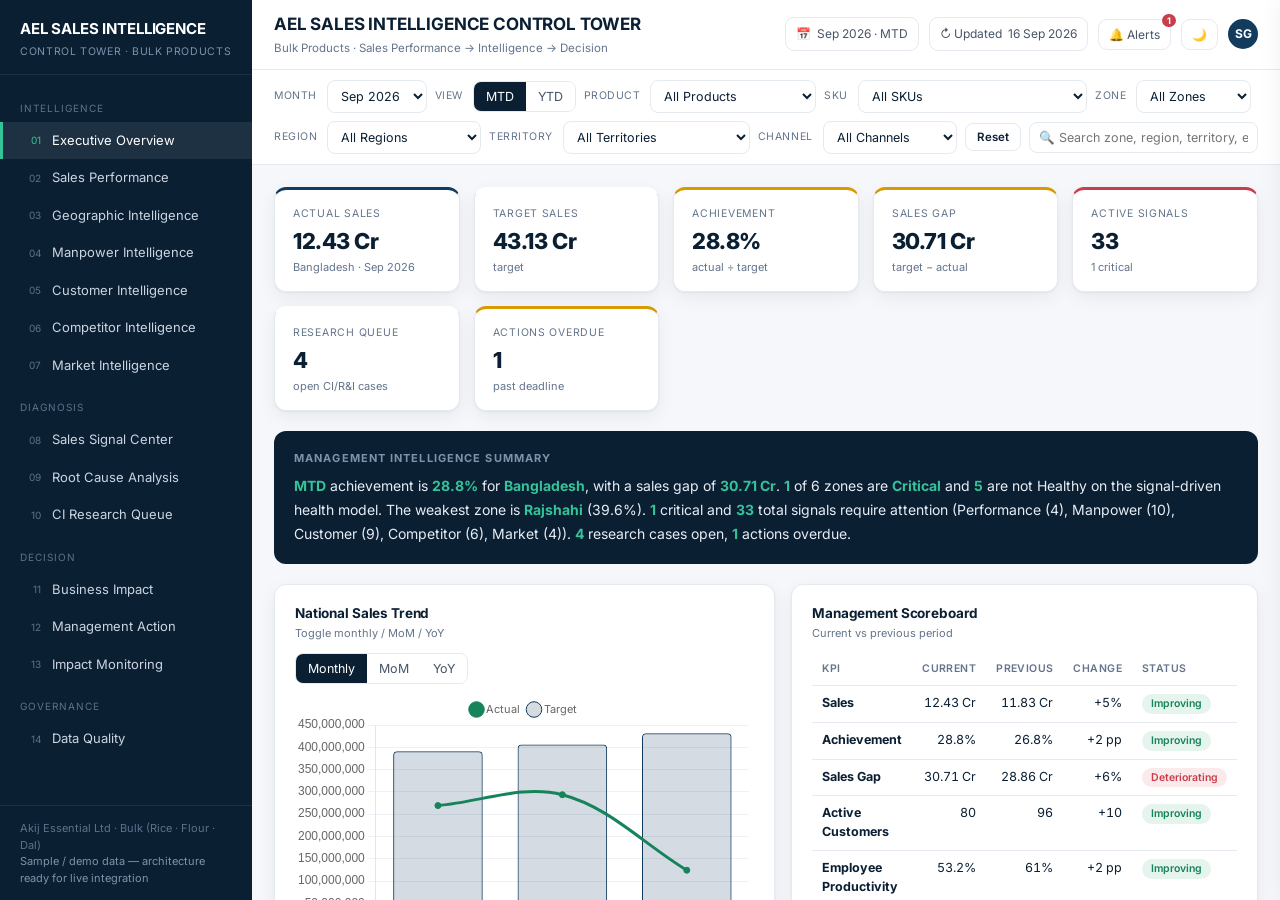
<file: AEL_Sales_Intelligence_Control_Tower_Single.html>
<!DOCTYPE html>
<html lang="en">
<head>
<meta charset="UTF-8" />
<meta name="viewport" content="width=device-width, initial-scale=1.0" />
<title>AEL Bulk Product Sales Intelligence &amp; CI Control Tower</title>
<link rel="preconnect" href="https://fonts.googleapis.com" />
<link rel="preconnect" href="https://fonts.gstatic.com" crossorigin />
<link href="https://fonts.googleapis.com/css2?family=Inter:wght@400;500;600;700;800&display=swap" rel="stylesheet" />
<style>
/* =========================================================================
   AEL Sales Intelligence Control Tower — corporate management theme
   ========================================================================= */
:root{
  --navy:#0B1F33; --blue:#123B5D; --slate:#475569; --bg:#F5F7FA; --white:#fff;
  --pos:#16845B; --warn:#D99A00; --neg:#C83E4D; --crit:#8B1E2D;
  --line:#E5E9F0; --muted:#64748b; --ink:#0B1F33;
  --healthy:#16845B; --watch:#D99A00; --risk:#E8833A; --critical:#C83E4D; --nodata:#94a3b8;
  --radius:12px; --shadow:0 1px 2px rgba(11,31,51,.05),0 6px 18px rgba(11,31,51,.06);
}
*{box-sizing:border-box}
html,body{margin:0;height:100%}
body{font-family:'Inter',system-ui,-apple-system,'Segoe UI',Roboto,sans-serif;background:var(--bg);color:var(--ink);font-size:14px;line-height:1.5;-webkit-font-smoothing:antialiased}
a{color:inherit;text-decoration:none}
button{font-family:inherit;cursor:pointer}
::-webkit-scrollbar{width:10px;height:10px}
::-webkit-scrollbar-thumb{background:#cbd5e1;border-radius:8px}
::-webkit-scrollbar-thumb:hover{background:#a9b7c6}

/* ============================ LAYOUT ============================ */
.app{display:flex;height:100vh;overflow:hidden}
.sidebar{width:252px;flex:0 0 252px;background:var(--navy);color:#cbd5e1;display:flex;flex-direction:column;overflow-y:auto}
.sidebar .logo{padding:20px 20px 14px;border-bottom:1px solid rgba(255,255,255,.08)}
.sidebar .logo b{color:#fff;font-size:15px;letter-spacing:-.01em;display:block;line-height:1.25}
.sidebar .logo span{font-size:10.5px;color:#7c93ab;letter-spacing:.06em;text-transform:uppercase}
.menu{padding:10px 0;flex:1}
.menu .grp{font-size:10px;text-transform:uppercase;letter-spacing:.1em;color:#5d718a;padding:16px 20px 6px}
.menu a{display:flex;align-items:center;gap:11px;padding:9px 20px;font-size:13px;color:#cbd5e1;border-left:3px solid transparent;cursor:pointer}
.menu a:hover{background:rgba(255,255,255,.05);color:#fff}
.menu a.active{background:rgba(255,255,255,.08);color:#fff;border-left-color:#35c39a}
.menu a .n{font-size:10px;color:#5d718a;width:18px;text-align:right;flex:0 0 auto}
.menu a.active .n{color:#35c39a}
.sidebar .foot{padding:14px 20px;font-size:11px;color:#5d718a;border-top:1px solid rgba(255,255,255,.08);line-height:1.5}
.sidebar .foot .demo{color:#7c93ab}

.main{flex:1;display:flex;flex-direction:column;overflow:hidden;min-width:0}
.topbar{background:var(--white);border-bottom:1px solid var(--line);padding:12px 22px;display:flex;align-items:center;justify-content:space-between;gap:16px;flex-wrap:wrap}
.topbar .tt h1{font-size:17px;margin:0;letter-spacing:-.01em}
.topbar .tt p{margin:2px 0 0;font-size:11.5px;color:var(--muted)}
.topbar .right{display:flex;align-items:center;gap:10px;position:relative}
.iconbtn{background:var(--white);border:1px solid var(--line);border-radius:9px;padding:7px 10px;font-size:12px;color:var(--slate);display:flex;align-items:center;gap:6px;position:relative}
.iconbtn:hover{border-color:#cbd5e1}
.badge{position:absolute;top:-6px;right:-6px;background:var(--neg);color:#fff;border-radius:10px;font-size:9px;padding:1px 5px;font-weight:700}
.profile{width:30px;height:30px;border-radius:50%;background:var(--blue);color:#fff;display:grid;place-items:center;font-size:12px;font-weight:700;flex:0 0 auto}

.notif-panel{position:absolute;top:44px;right:0;width:340px;background:var(--white);border:1px solid var(--line);border-radius:12px;box-shadow:0 12px 32px rgba(11,31,51,.16);z-index:60;display:none;overflow:hidden}
.notif-panel.open{display:block}
.notif-panel .nh{padding:12px 16px;background:var(--navy);color:#fff;font-weight:700;font-size:13px}
.notif-panel .item{padding:11px 16px;border-bottom:1px solid var(--line);display:flex;gap:10px;align-items:flex-start;cursor:pointer}
.notif-panel .item:hover{background:#f8fafc}
.notif-panel .item .ic{width:26px;height:26px;border-radius:7px;display:grid;place-items:center;font-size:13px;flex:0 0 auto}
.notif-panel .item .tx{font-size:12.5px;line-height:1.4}
.notif-panel .item .tx b{display:block}
.notif-panel .item .tx span{color:var(--muted);font-size:11px}

.filterbar{background:var(--white);border-bottom:1px solid var(--line);padding:10px 22px;display:flex;gap:8px;flex-wrap:wrap;align-items:center;position:relative}
.filterbar select,.filterbar input{font-family:inherit;font-size:12.5px;border:1px solid var(--line);border-radius:8px;padding:7px 9px;color:var(--ink);background:var(--white)}
.filterbar select:focus,.filterbar input:focus{outline:none;border-color:var(--blue)}
.filterbar .lbl{font-size:10.5px;color:var(--muted);text-transform:uppercase;letter-spacing:.05em;margin-right:2px}
.seg{display:inline-flex;border:1px solid var(--line);border-radius:8px;overflow:hidden}
.seg button{border:none;background:var(--white);padding:7px 12px;font-size:12.5px;color:var(--slate)}
.seg button.on{background:var(--navy);color:#fff}
.searchbox{position:relative;flex:1;min-width:220px}
.searchbox input{width:100%}
.search-results{position:absolute;top:38px;left:0;right:0;background:var(--white);border:1px solid var(--line);border-radius:10px;box-shadow:0 12px 32px rgba(11,31,51,.14);z-index:55;display:none;max-height:380px;overflow-y:auto}
.search-results.open{display:block}
.search-results .g{font-size:10px;text-transform:uppercase;letter-spacing:.08em;color:var(--muted);padding:8px 14px 4px;font-weight:700}
.search-results .r{padding:8px 14px;font-size:12.5px;cursor:pointer;display:flex;justify-content:space-between;gap:8px}
.search-results .r:hover{background:#f1f5f9}

.content{flex:1;overflow-y:auto;padding:22px}
.page{display:none;animation:fade .18s ease}
.page.on{display:block}
@keyframes fade{from{opacity:0;transform:translateY(4px)}to{opacity:1;transform:none}}

/* ============================ COMPONENTS ============================ */
.kpis{display:grid;grid-template-columns:repeat(auto-fit,minmax(168px,1fr));gap:14px;margin-bottom:20px}
.kpi{background:var(--white);border:1px solid var(--line);border-radius:var(--radius);padding:16px 18px;box-shadow:var(--shadow);border-top:3px solid transparent}
.kpi .l{font-size:10.5px;text-transform:uppercase;letter-spacing:.07em;color:var(--muted);margin-bottom:8px}
.kpi .v{font-size:22px;font-weight:800;letter-spacing:-.02em;line-height:1.05}
.kpi .s{font-size:11px;color:var(--muted);margin-top:6px}
.kpi .s b.up{color:var(--pos)} .kpi .s b.dn{color:var(--neg)}
.kpi.accent{border-top-color:var(--blue)} .kpi.good{border-top-color:var(--pos)} .kpi.warn{border-top-color:var(--warn)} .kpi.bad{border-top-color:var(--neg)}

.grid{display:grid;gap:16px;margin-bottom:20px}
.g2{grid-template-columns:1fr 1fr}.g3{grid-template-columns:1fr 1fr 1fr}.g23{grid-template-columns:2fr 1fr}.g32{grid-template-columns:1fr 2fr}
@media(max-width:1100px){.g2,.g3,.g23,.g32{grid-template-columns:1fr}}

.card{background:var(--white);border:1px solid var(--line);border-radius:var(--radius);box-shadow:var(--shadow);padding:18px 20px}
.card h3{font-size:13.5px;margin:0 0 2px;letter-spacing:-.01em}
.card .hint{font-size:11px;color:var(--muted);margin-bottom:12px}
.card .cardhead{display:flex;justify-content:space-between;align-items:flex-start;gap:10px}
.chart{position:relative;height:260px}
.chart.sm{height:220px}
.chart.lg{height:320px}

table{width:100%;border-collapse:collapse;font-size:12.5px}
th{text-align:left;color:var(--muted);font-weight:600;font-size:10.5px;text-transform:uppercase;letter-spacing:.04em;border-bottom:1px solid var(--line);padding:8px 10px;white-space:nowrap;cursor:pointer;user-select:none}
th:hover{color:var(--ink)}
th.sorted{color:var(--ink)}
td{padding:8px 10px;border-bottom:1px solid var(--line);font-variant-numeric:tabular-nums;vertical-align:top}
tbody tr:last-child td{border-bottom:none}
tbody tr:hover{background:#f8fafc}
tbody tr.clickable{cursor:pointer}
td.num,th.num{text-align:right}
.pill{display:inline-block;font-size:10.5px;font-weight:600;padding:2px 9px;border-radius:20px;white-space:nowrap}
.pill.pos{background:#e6f4ee;color:var(--pos)} .pill.warn{background:#fdf3dd;color:#9a6a00}
.pill.neg{background:#fbeaec;color:var(--neg)} .pill.crit{background:#f3d9dd;color:var(--crit)}
.pill.info{background:#e8eef7;color:var(--blue)} .pill.nodata{background:#eef1f5;color:var(--muted)}
.pill.hypo{background:#f0eef9;color:#5b4b9a} .pill.valid{background:#e6f4ee;color:var(--pos)}
.dot{display:inline-block;width:9px;height:9px;border-radius:50%;margin-right:6px;vertical-align:middle}

.legend{display:flex;gap:14px;flex-wrap:wrap;font-size:11px;color:var(--slate);margin-bottom:10px}
.legend span{display:flex;align-items:center;gap:5px}
.mapview{margin-bottom:10px}
.mapview .seg button{font-size:11px;padding:5px 10px}

/* Signal cards */
.sigs{display:grid;grid-template-columns:repeat(auto-fill,minmax(310px,1fr));gap:12px}
.sig{border-radius:12px;padding:14px 16px;cursor:pointer;box-shadow:var(--shadow);position:relative;overflow:hidden;background:var(--white);border:1px solid var(--line)}
.sig::before{content:"";position:absolute;left:0;top:0;bottom:0;width:5px}
.sig .top{display:flex;justify-content:space-between;align-items:center;margin-bottom:7px}
.sig .id{font-size:10.5px;font-weight:600;color:var(--muted)}
.sig .t{font-weight:700;font-size:13.5px;margin-bottom:4px}
.sig .m{font-size:11.5px;margin-bottom:9px;color:var(--muted)}
.sig .foot{display:flex;gap:6px;flex-wrap:wrap}
.sig.sev-critical{background:#fbeaec;border-color:#efc3ca}.sig.sev-critical::before{background:var(--critical)}
.sig.sev-critical .sev{background:var(--crit);color:#fff}
.sig.sev-warning{background:#fdf3dd;border-color:#f0dfb0}.sig.sev-warning::before{background:var(--warn)}
.sig.sev-warning .sev{background:var(--warn);color:#fff}
.sig.sev-watch{background:#fdf0e3;border-color:#f0d9c0}.sig.sev-watch::before{background:var(--risk)}
.sig.sev-watch .sev{background:var(--risk);color:#fff}
.sig.sev-info{background:#eef5fc;border-color:#cfe0f0}.sig.sev-info::before{background:var(--blue)}
.sig.sev-info .sev{background:var(--blue);color:#fff}
.sig .sev{font-size:10px;font-weight:700;letter-spacing:.04em;padding:2px 8px;border-radius:12px;text-transform:uppercase}
.sig .statusline{font-size:10.5px;margin-top:8px;padding-top:8px;border-top:1px dashed rgba(0,0,0,.12);display:flex;gap:12px;flex-wrap:wrap;color:var(--muted)}
.sig .statusline span b{font-weight:600;color:var(--ink)}

/* Business-rule legend */
.rule-legend{display:flex;gap:8px;flex-wrap:wrap;font-size:10.5px;margin-bottom:14px}
.rule-legend span{padding:4px 10px;border-radius:6px;font-weight:600}
.rule-legend .fact{background:#e8eef7;color:var(--blue)} .rule-legend .signal{background:#fdf3dd;color:#9a6a00}
.rule-legend .hypo{background:#f0eef9;color:#5b4b9a} .rule-legend .valid{background:#e6f4ee;color:var(--pos)}
.rule-legend .impact{background:#fbeaec;color:var(--neg)} .rule-legend .action{background:#e2e8f0;color:var(--slate)}

/* Root cause tree */
.tree{font-size:12.5px}
.tree .node{background:#f1f5f9;border:1px solid var(--line);border-radius:8px;padding:8px 12px;margin:4px 0;display:inline-block;font-weight:600}
.tree .branch{margin-left:22px;border-left:2px solid var(--line);padding-left:16px}
.tree .leaf{display:flex;justify-content:space-between;gap:10px;padding:6px 8px;border-bottom:1px dashed var(--line)}
.tree .leaf b{font-weight:600}

/* Breadcrumb drill-down */
.crumb{display:flex;align-items:center;gap:6px;font-size:12px;color:var(--muted);margin-bottom:14px;flex-wrap:wrap}
.crumb .c{background:#f1f5f9;border:1px solid var(--line);border-radius:6px;padding:3px 10px;cursor:pointer}
.crumb .c.here{background:var(--navy);color:#fff;border-color:var(--navy)}
.crumb .sep{color:#cbd5e1}

/* Drawer */
.drawer{position:fixed;top:0;right:-460px;width:440px;max-width:94vw;height:100%;background:var(--white);box-shadow:-8px 0 30px rgba(11,31,51,.15);z-index:100;transition:right .28s ease;display:flex;flex-direction:column}
.drawer.open{right:0}
.drawer .head{background:var(--navy);color:#fff;padding:16px 18px;display:flex;justify-content:space-between;align-items:center;flex:0 0 auto}
.drawer .head button{background:none;border:none;color:#fff;font-size:22px;line-height:1}
.drawer .body{flex:1;overflow-y:auto;padding:18px}
.overlay{position:fixed;inset:0;background:rgba(11,31,51,.4);z-index:99;opacity:0;pointer-events:none;transition:opacity .28s}
.overlay.show{opacity:1;pointer-events:auto}

.note{font-size:11px;color:var(--muted)}
.exportbar{display:flex;gap:10px;margin-bottom:14px;flex-wrap:wrap}
.btn{background:var(--navy);color:#fff;border:none;border-radius:8px;padding:8px 14px;font-size:12px;font-weight:600}
.btn:hover{background:var(--blue)}
.btn.ghost{background:var(--white);color:var(--navy);border:1px solid var(--line)}
.btn.small{padding:6px 11px;font-size:11.5px}

/* Map */
.zonemap-wrap{position:relative}
.zonemap-wrap svg{display:block;width:100%;height:auto}
.zonemap-wrap .division{cursor:pointer;transition:filter .15s ease,opacity .15s ease}
.zonemap-wrap .division:hover{filter:brightness(1.06);stroke-width:2.2}
.zonemap-wrap .division .lbl{font-size:11px;font-weight:700;fill:#fff;paint-order:stroke;stroke:rgba(0,0,0,.25);stroke-width:2.5px;pointer-events:none}
.zonemap-wrap .division .lbl2{font-size:9px;font-weight:600;fill:rgba(255,255,255,.92);pointer-events:none}
.zonemap-tip{position:fixed;z-index:200;background:var(--navy);color:#fff;border-radius:8px;padding:7px 11px;font-size:11.5px;pointer-events:none;box-shadow:0 4px 14px rgba(11,31,51,.3);display:none;white-space:nowrap}

/* Notices */
.insight-box{background:var(--navy);color:#e7edf5;border-radius:var(--radius);padding:18px 20px;line-height:1.7;margin-bottom:20px}
.insight-box .cap{font-size:11px;letter-spacing:.1em;color:#7c93ab;text-transform:uppercase;margin-bottom:6px;font-weight:700}
.insight-box b{color:#35c39a}

.pagination{display:flex;gap:8px;align-items:center;justify-content:flex-end;margin-top:12px;font-size:12px;color:var(--muted)}
.pagination button{border:1px solid var(--line);background:var(--white);border-radius:7px;padding:5px 10px;font-size:12px;color:var(--slate)}
.pagination button:disabled{opacity:.4;cursor:default}

/* Dark mode */
body.dark{--bg:#0f1720;--white:#16202c;--ink:#e7edf5;--line:#263244;--muted:#8fa0b3;--slate:#aebccd}
body.dark .card,body.dark .topbar,body.dark .filterbar,body.dark .kpi{background:var(--white);border-color:var(--line)}
body.dark .sig{background:var(--white);border-color:var(--line)}
body.dark .sig.sev-critical{background:#2a1a1e;border-color:#4a2830}
body.dark .sig.sev-warning{background:#2a2417;border-color:#4a3d20}
body.dark .sig.sev-watch{background:#2a2017;border-color:#4a3824}
body.dark .sig.sev-info{background:#182330;border-color:#273a4f}
body.dark tbody tr:hover{background:#1a2634}
body.dark .tree .node{background:#1a2634;border-color:var(--line)}
body.dark select,body.dark input,body.dark .iconbtn,body.dark .seg button,body.dark .pagination button{background:#1a2634;color:var(--ink);border-color:var(--line)}
body.dark .search-results,body.dark .notif-panel{background:var(--white)}

/* Print */
@media print{
  .sidebar,.topbar .right,.filterbar,.exportbar{display:none!important}
  .app{height:auto;display:block}
  .main{overflow:visible}
  .content{padding:0}
}

</style>
<script>
/* Chart.js v4.4.1 (bundled) */
/**
 * Skipped minification because the original files appears to be already minified.
 * Original file: /npm/chart.js@4.4.1/dist/chart.umd.js
 *
 * Do NOT use SRI with dynamically generated files! More information: https://www.jsdelivr.com/using-sri-with-dynamic-files
 */
/*!
 * Chart.js v4.4.1
 * https://www.chartjs.org
 * (c) 2023 Chart.js Contributors
 * Released under the MIT License
 */
!function(t,e){"object"==typeof exports&&"undefined"!=typeof module?module.exports=e():"function"==typeof define&&define.amd?define(e):(t="undefined"!=typeof globalThis?globalThis:t||self).Chart=e()}(this,(function(){"use strict";var t=Object.freeze({__proto__:null,get Colors(){return Go},get Decimation(){return Qo},get Filler(){return ma},get Legend(){return ya},get SubTitle(){return ka},get Title(){return Ma},get Tooltip(){return Ba}});function e(){}const i=(()=>{let t=0;return()=>t++})();function s(t){return null==t}function n(t){if(Array.isArray&&Array.isArray(t))return!0;const e=Object.prototype.toString.call(t);return"[object"===e.slice(0,7)&&"Array]"===e.slice(-6)}function o(t){return null!==t&&"[object Object]"===Object.prototype.toString.call(t)}function a(t){return("number"==typeof t||t instanceof Number)&&isFinite(+t)}function r(t,e){return a(t)?t:e}function l(t,e){return void 0===t?e:t}const h=(t,e)=>"string"==typeof t&&t.endsWith("%")?parseFloat(t)/100:+t/e,c=(t,e)=>"string"==typeof t&&t.endsWith("%")?parseFloat(t)/100*e:+t;function d(t,e,i){if(t&&"function"==typeof t.call)return t.apply(i,e)}function u(t,e,i,s){let a,r,l;if(n(t))if(r=t.length,s)for(a=r-1;a>=0;a--)e.call(i,t[a],a);else for(a=0;a<r;a++)e.call(i,t[a],a);else if(o(t))for(l=Object.keys(t),r=l.length,a=0;a<r;a++)e.call(i,t[l[a]],l[a])}function f(t,e){let i,s,n,o;if(!t||!e||t.length!==e.length)return!1;for(i=0,s=t.length;i<s;++i)if(n=t[i],o=e[i],n.datasetIndex!==o.datasetIndex||n.index!==o.index)return!1;return!0}function g(t){if(n(t))return t.map(g);if(o(t)){const e=Object.create(null),i=Object.keys(t),s=i.length;let n=0;for(;n<s;++n)e[i[n]]=g(t[i[n]]);return e}return t}function p(t){return-1===["__proto__","prototype","constructor"].indexOf(t)}function m(t,e,i,s){if(!p(t))return;const n=e[t],a=i[t];o(n)&&o(a)?b(n,a,s):e[t]=g(a)}function b(t,e,i){const s=n(e)?e:[e],a=s.length;if(!o(t))return t;const r=(i=i||{}).merger||m;let l;for(let e=0;e<a;++e){if(l=s[e],!o(l))continue;const n=Object.keys(l);for(let e=0,s=n.length;e<s;++e)r(n[e],t,l,i)}return t}function x(t,e){return b(t,e,{merger:_})}function _(t,e,i){if(!p(t))return;const s=e[t],n=i[t];o(s)&&o(n)?x(s,n):Object.prototype.hasOwnProperty.call(e,t)||(e[t]=g(n))}const y={"":t=>t,x:t=>t.x,y:t=>t.y};function v(t){const e=t.split("."),i=[];let s="";for(const t of e)s+=t,s.endsWith("\\")?s=s.slice(0,-1)+".":(i.push(s),s="");return i}function M(t,e){const i=y[e]||(y[e]=function(t){const e=v(t);return t=>{for(const i of e){if(""===i)break;t=t&&t[i]}return t}}(e));return i(t)}function w(t){return t.charAt(0).toUpperCase()+t.slice(1)}const k=t=>void 0!==t,S=t=>"function"==typeof t,P=(t,e)=>{if(t.size!==e.size)return!1;for(const i of t)if(!e.has(i))return!1;return!0};function D(t){return"mouseup"===t.type||"click"===t.type||"contextmenu"===t.type}const C=Math.PI,O=2*C,A=O+C,T=Number.POSITIVE_INFINITY,L=C/180,E=C/2,R=C/4,I=2*C/3,z=Math.log10,F=Math.sign;function V(t,e,i){return Math.abs(t-e)<i}function B(t){const e=Math.round(t);t=V(t,e,t/1e3)?e:t;const i=Math.pow(10,Math.floor(z(t))),s=t/i;return(s<=1?1:s<=2?2:s<=5?5:10)*i}function W(t){const e=[],i=Math.sqrt(t);let s;for(s=1;s<i;s++)t%s==0&&(e.push(s),e.push(t/s));return i===(0|i)&&e.push(i),e.sort(((t,e)=>t-e)).pop(),e}function N(t){return!isNaN(parseFloat(t))&&isFinite(t)}function H(t,e){const i=Math.round(t);return i-e<=t&&i+e>=t}function j(t,e,i){let s,n,o;for(s=0,n=t.length;s<n;s++)o=t[s][i],isNaN(o)||(e.min=Math.min(e.min,o),e.max=Math.max(e.max,o))}function $(t){return t*(C/180)}function Y(t){return t*(180/C)}function U(t){if(!a(t))return;let e=1,i=0;for(;Math.round(t*e)/e!==t;)e*=10,i++;return i}function X(t,e){const i=e.x-t.x,s=e.y-t.y,n=Math.sqrt(i*i+s*s);let o=Math.atan2(s,i);return o<-.5*C&&(o+=O),{angle:o,distance:n}}function q(t,e){return Math.sqrt(Math.pow(e.x-t.x,2)+Math.pow(e.y-t.y,2))}function K(t,e){return(t-e+A)%O-C}function G(t){return(t%O+O)%O}function Z(t,e,i,s){const n=G(t),o=G(e),a=G(i),r=G(o-n),l=G(a-n),h=G(n-o),c=G(n-a);return n===o||n===a||s&&o===a||r>l&&h<c}function J(t,e,i){return Math.max(e,Math.min(i,t))}function Q(t){return J(t,-32768,32767)}function tt(t,e,i,s=1e-6){return t>=Math.min(e,i)-s&&t<=Math.max(e,i)+s}function et(t,e,i){i=i||(i=>t[i]<e);let s,n=t.length-1,o=0;for(;n-o>1;)s=o+n>>1,i(s)?o=s:n=s;return{lo:o,hi:n}}const it=(t,e,i,s)=>et(t,i,s?s=>{const n=t[s][e];return n<i||n===i&&t[s+1][e]===i}:s=>t[s][e]<i),st=(t,e,i)=>et(t,i,(s=>t[s][e]>=i));function nt(t,e,i){let s=0,n=t.length;for(;s<n&&t[s]<e;)s++;for(;n>s&&t[n-1]>i;)n--;return s>0||n<t.length?t.slice(s,n):t}const ot=["push","pop","shift","splice","unshift"];function at(t,e){t._chartjs?t._chartjs.listeners.push(e):(Object.defineProperty(t,"_chartjs",{configurable:!0,enumerable:!1,value:{listeners:[e]}}),ot.forEach((e=>{const i="_onData"+w(e),s=t[e];Object.defineProperty(t,e,{configurable:!0,enumerable:!1,value(...e){const n=s.apply(this,e);return t._chartjs.listeners.forEach((t=>{"function"==typeof t[i]&&t[i](...e)})),n}})})))}function rt(t,e){const i=t._chartjs;if(!i)return;const s=i.listeners,n=s.indexOf(e);-1!==n&&s.splice(n,1),s.length>0||(ot.forEach((e=>{delete t[e]})),delete t._chartjs)}function lt(t){const e=new Set(t);return e.size===t.length?t:Array.from(e)}const ht="undefined"==typeof window?function(t){return t()}:window.requestAnimationFrame;function ct(t,e){let i=[],s=!1;return function(...n){i=n,s||(s=!0,ht.call(window,(()=>{s=!1,t.apply(e,i)})))}}function dt(t,e){let i;return function(...s){return e?(clearTimeout(i),i=setTimeout(t,e,s)):t.apply(this,s),e}}const ut=t=>"start"===t?"left":"end"===t?"right":"center",ft=(t,e,i)=>"start"===t?e:"end"===t?i:(e+i)/2,gt=(t,e,i,s)=>t===(s?"left":"right")?i:"center"===t?(e+i)/2:e;function pt(t,e,i){const s=e.length;let n=0,o=s;if(t._sorted){const{iScale:a,_parsed:r}=t,l=a.axis,{min:h,max:c,minDefined:d,maxDefined:u}=a.getUserBounds();d&&(n=J(Math.min(it(r,l,h).lo,i?s:it(e,l,a.getPixelForValue(h)).lo),0,s-1)),o=u?J(Math.max(it(r,a.axis,c,!0).hi+1,i?0:it(e,l,a.getPixelForValue(c),!0).hi+1),n,s)-n:s-n}return{start:n,count:o}}function mt(t){const{xScale:e,yScale:i,_scaleRanges:s}=t,n={xmin:e.min,xmax:e.max,ymin:i.min,ymax:i.max};if(!s)return t._scaleRanges=n,!0;const o=s.xmin!==e.min||s.xmax!==e.max||s.ymin!==i.min||s.ymax!==i.max;return Object.assign(s,n),o}class bt{constructor(){this._request=null,this._charts=new Map,this._running=!1,this._lastDate=void 0}_notify(t,e,i,s){const n=e.listeners[s],o=e.duration;n.forEach((s=>s({chart:t,initial:e.initial,numSteps:o,currentStep:Math.min(i-e.start,o)})))}_refresh(){this._request||(this._running=!0,this._request=ht.call(window,(()=>{this._update(),this._request=null,this._running&&this._refresh()})))}_update(t=Date.now()){let e=0;this._charts.forEach(((i,s)=>{if(!i.running||!i.items.length)return;const n=i.items;let o,a=n.length-1,r=!1;for(;a>=0;--a)o=n[a],o._active?(o._total>i.duration&&(i.duration=o._total),o.tick(t),r=!0):(n[a]=n[n.length-1],n.pop());r&&(s.draw(),this._notify(s,i,t,"progress")),n.length||(i.running=!1,this._notify(s,i,t,"complete"),i.initial=!1),e+=n.length})),this._lastDate=t,0===e&&(this._running=!1)}_getAnims(t){const e=this._charts;let i=e.get(t);return i||(i={running:!1,initial:!0,items:[],listeners:{complete:[],progress:[]}},e.set(t,i)),i}listen(t,e,i){this._getAnims(t).listeners[e].push(i)}add(t,e){e&&e.length&&this._getAnims(t).items.push(...e)}has(t){return this._getAnims(t).items.length>0}start(t){const e=this._charts.get(t);e&&(e.running=!0,e.start=Date.now(),e.duration=e.items.reduce(((t,e)=>Math.max(t,e._duration)),0),this._refresh())}running(t){if(!this._running)return!1;const e=this._charts.get(t);return!!(e&&e.running&&e.items.length)}stop(t){const e=this._charts.get(t);if(!e||!e.items.length)return;const i=e.items;let s=i.length-1;for(;s>=0;--s)i[s].cancel();e.items=[],this._notify(t,e,Date.now(),"complete")}remove(t){return this._charts.delete(t)}}var xt=new bt;
/*!
 * @kurkle/color v0.3.2
 * https://github.com/kurkle/color#readme
 * (c) 2023 Jukka Kurkela
 * Released under the MIT License
 */function _t(t){return t+.5|0}const yt=(t,e,i)=>Math.max(Math.min(t,i),e);function vt(t){return yt(_t(2.55*t),0,255)}function Mt(t){return yt(_t(255*t),0,255)}function wt(t){return yt(_t(t/2.55)/100,0,1)}function kt(t){return yt(_t(100*t),0,100)}const St={0:0,1:1,2:2,3:3,4:4,5:5,6:6,7:7,8:8,9:9,A:10,B:11,C:12,D:13,E:14,F:15,a:10,b:11,c:12,d:13,e:14,f:15},Pt=[..."0123456789ABCDEF"],Dt=t=>Pt[15&t],Ct=t=>Pt[(240&t)>>4]+Pt[15&t],Ot=t=>(240&t)>>4==(15&t);function At(t){var e=(t=>Ot(t.r)&&Ot(t.g)&&Ot(t.b)&&Ot(t.a))(t)?Dt:Ct;return t?"#"+e(t.r)+e(t.g)+e(t.b)+((t,e)=>t<255?e(t):"")(t.a,e):void 0}const Tt=/^(hsla?|hwb|hsv)\(\s*([-+.e\d]+)(?:deg)?[\s,]+([-+.e\d]+)%[\s,]+([-+.e\d]+)%(?:[\s,]+([-+.e\d]+)(%)?)?\s*\)$/;function Lt(t,e,i){const s=e*Math.min(i,1-i),n=(e,n=(e+t/30)%12)=>i-s*Math.max(Math.min(n-3,9-n,1),-1);return[n(0),n(8),n(4)]}function Et(t,e,i){const s=(s,n=(s+t/60)%6)=>i-i*e*Math.max(Math.min(n,4-n,1),0);return[s(5),s(3),s(1)]}function Rt(t,e,i){const s=Lt(t,1,.5);let n;for(e+i>1&&(n=1/(e+i),e*=n,i*=n),n=0;n<3;n++)s[n]*=1-e-i,s[n]+=e;return s}function It(t){const e=t.r/255,i=t.g/255,s=t.b/255,n=Math.max(e,i,s),o=Math.min(e,i,s),a=(n+o)/2;let r,l,h;return n!==o&&(h=n-o,l=a>.5?h/(2-n-o):h/(n+o),r=function(t,e,i,s,n){return t===n?(e-i)/s+(e<i?6:0):e===n?(i-t)/s+2:(t-e)/s+4}(e,i,s,h,n),r=60*r+.5),[0|r,l||0,a]}function zt(t,e,i,s){return(Array.isArray(e)?t(e[0],e[1],e[2]):t(e,i,s)).map(Mt)}function Ft(t,e,i){return zt(Lt,t,e,i)}function Vt(t){return(t%360+360)%360}function Bt(t){const e=Tt.exec(t);let i,s=255;if(!e)return;e[5]!==i&&(s=e[6]?vt(+e[5]):Mt(+e[5]));const n=Vt(+e[2]),o=+e[3]/100,a=+e[4]/100;return i="hwb"===e[1]?function(t,e,i){return zt(Rt,t,e,i)}(n,o,a):"hsv"===e[1]?function(t,e,i){return zt(Et,t,e,i)}(n,o,a):Ft(n,o,a),{r:i[0],g:i[1],b:i[2],a:s}}const Wt={x:"dark",Z:"light",Y:"re",X:"blu",W:"gr",V:"medium",U:"slate",A:"ee",T:"ol",S:"or",B:"ra",C:"lateg",D:"ights",R:"in",Q:"turquois",E:"hi",P:"ro",O:"al",N:"le",M:"de",L:"yello",F:"en",K:"ch",G:"arks",H:"ea",I:"ightg",J:"wh"},Nt={OiceXe:"f0f8ff",antiquewEte:"faebd7",aqua:"ffff",aquamarRe:"7fffd4",azuY:"f0ffff",beige:"f5f5dc",bisque:"ffe4c4",black:"0",blanKedOmond:"ffebcd",Xe:"ff",XeviTet:"8a2be2",bPwn:"a52a2a",burlywood:"deb887",caMtXe:"5f9ea0",KartYuse:"7fff00",KocTate:"d2691e",cSO:"ff7f50",cSnflowerXe:"6495ed",cSnsilk:"fff8dc",crimson:"dc143c",cyan:"ffff",xXe:"8b",xcyan:"8b8b",xgTMnPd:"b8860b",xWay:"a9a9a9",xgYF:"6400",xgYy:"a9a9a9",xkhaki:"bdb76b",xmagFta:"8b008b",xTivegYF:"556b2f",xSange:"ff8c00",xScEd:"9932cc",xYd:"8b0000",xsOmon:"e9967a",xsHgYF:"8fbc8f",xUXe:"483d8b",xUWay:"2f4f4f",xUgYy:"2f4f4f",xQe:"ced1",xviTet:"9400d3",dAppRk:"ff1493",dApskyXe:"bfff",dimWay:"696969",dimgYy:"696969",dodgerXe:"1e90ff",fiYbrick:"b22222",flSOwEte:"fffaf0",foYstWAn:"228b22",fuKsia:"ff00ff",gaRsbSo:"dcdcdc",ghostwEte:"f8f8ff",gTd:"ffd700",gTMnPd:"daa520",Way:"808080",gYF:"8000",gYFLw:"adff2f",gYy:"808080",honeyMw:"f0fff0",hotpRk:"ff69b4",RdianYd:"cd5c5c",Rdigo:"4b0082",ivSy:"fffff0",khaki:"f0e68c",lavFMr:"e6e6fa",lavFMrXsh:"fff0f5",lawngYF:"7cfc00",NmoncEffon:"fffacd",ZXe:"add8e6",ZcSO:"f08080",Zcyan:"e0ffff",ZgTMnPdLw:"fafad2",ZWay:"d3d3d3",ZgYF:"90ee90",ZgYy:"d3d3d3",ZpRk:"ffb6c1",ZsOmon:"ffa07a",ZsHgYF:"20b2aa",ZskyXe:"87cefa",ZUWay:"778899",ZUgYy:"778899",ZstAlXe:"b0c4de",ZLw:"ffffe0",lime:"ff00",limegYF:"32cd32",lRF:"faf0e6",magFta:"ff00ff",maPon:"800000",VaquamarRe:"66cdaa",VXe:"cd",VScEd:"ba55d3",VpurpN:"9370db",VsHgYF:"3cb371",VUXe:"7b68ee",VsprRggYF:"fa9a",VQe:"48d1cc",VviTetYd:"c71585",midnightXe:"191970",mRtcYam:"f5fffa",mistyPse:"ffe4e1",moccasR:"ffe4b5",navajowEte:"ffdead",navy:"80",Tdlace:"fdf5e6",Tive:"808000",TivedBb:"6b8e23",Sange:"ffa500",SangeYd:"ff4500",ScEd:"da70d6",pOegTMnPd:"eee8aa",pOegYF:"98fb98",pOeQe:"afeeee",pOeviTetYd:"db7093",papayawEp:"ffefd5",pHKpuff:"ffdab9",peru:"cd853f",pRk:"ffc0cb",plum:"dda0dd",powMrXe:"b0e0e6",purpN:"800080",YbeccapurpN:"663399",Yd:"ff0000",Psybrown:"bc8f8f",PyOXe:"4169e1",saddNbPwn:"8b4513",sOmon:"fa8072",sandybPwn:"f4a460",sHgYF:"2e8b57",sHshell:"fff5ee",siFna:"a0522d",silver:"c0c0c0",skyXe:"87ceeb",UXe:"6a5acd",UWay:"708090",UgYy:"708090",snow:"fffafa",sprRggYF:"ff7f",stAlXe:"4682b4",tan:"d2b48c",teO:"8080",tEstN:"d8bfd8",tomato:"ff6347",Qe:"40e0d0",viTet:"ee82ee",JHt:"f5deb3",wEte:"ffffff",wEtesmoke:"f5f5f5",Lw:"ffff00",LwgYF:"9acd32"};let Ht;function jt(t){Ht||(Ht=function(){const t={},e=Object.keys(Nt),i=Object.keys(Wt);let s,n,o,a,r;for(s=0;s<e.length;s++){for(a=r=e[s],n=0;n<i.length;n++)o=i[n],r=r.replace(o,Wt[o]);o=parseInt(Nt[a],16),t[r]=[o>>16&255,o>>8&255,255&o]}return t}(),Ht.transparent=[0,0,0,0]);const e=Ht[t.toLowerCase()];return e&&{r:e[0],g:e[1],b:e[2],a:4===e.length?e[3]:255}}const $t=/^rgba?\(\s*([-+.\d]+)(%)?[\s,]+([-+.e\d]+)(%)?[\s,]+([-+.e\d]+)(%)?(?:[\s,/]+([-+.e\d]+)(%)?)?\s*\)$/;const Yt=t=>t<=.0031308?12.92*t:1.055*Math.pow(t,1/2.4)-.055,Ut=t=>t<=.04045?t/12.92:Math.pow((t+.055)/1.055,2.4);function Xt(t,e,i){if(t){let s=It(t);s[e]=Math.max(0,Math.min(s[e]+s[e]*i,0===e?360:1)),s=Ft(s),t.r=s[0],t.g=s[1],t.b=s[2]}}function qt(t,e){return t?Object.assign(e||{},t):t}function Kt(t){var e={r:0,g:0,b:0,a:255};return Array.isArray(t)?t.length>=3&&(e={r:t[0],g:t[1],b:t[2],a:255},t.length>3&&(e.a=Mt(t[3]))):(e=qt(t,{r:0,g:0,b:0,a:1})).a=Mt(e.a),e}function Gt(t){return"r"===t.charAt(0)?function(t){const e=$t.exec(t);let i,s,n,o=255;if(e){if(e[7]!==i){const t=+e[7];o=e[8]?vt(t):yt(255*t,0,255)}return i=+e[1],s=+e[3],n=+e[5],i=255&(e[2]?vt(i):yt(i,0,255)),s=255&(e[4]?vt(s):yt(s,0,255)),n=255&(e[6]?vt(n):yt(n,0,255)),{r:i,g:s,b:n,a:o}}}(t):Bt(t)}class Zt{constructor(t){if(t instanceof Zt)return t;const e=typeof t;let i;var s,n,o;"object"===e?i=Kt(t):"string"===e&&(o=(s=t).length,"#"===s[0]&&(4===o||5===o?n={r:255&17*St[s[1]],g:255&17*St[s[2]],b:255&17*St[s[3]],a:5===o?17*St[s[4]]:255}:7!==o&&9!==o||(n={r:St[s[1]]<<4|St[s[2]],g:St[s[3]]<<4|St[s[4]],b:St[s[5]]<<4|St[s[6]],a:9===o?St[s[7]]<<4|St[s[8]]:255})),i=n||jt(t)||Gt(t)),this._rgb=i,this._valid=!!i}get valid(){return this._valid}get rgb(){var t=qt(this._rgb);return t&&(t.a=wt(t.a)),t}set rgb(t){this._rgb=Kt(t)}rgbString(){return this._valid?(t=this._rgb)&&(t.a<255?`rgba(${t.r}, ${t.g}, ${t.b}, ${wt(t.a)})`:`rgb(${t.r}, ${t.g}, ${t.b})`):void 0;var t}hexString(){return this._valid?At(this._rgb):void 0}hslString(){return this._valid?function(t){if(!t)return;const e=It(t),i=e[0],s=kt(e[1]),n=kt(e[2]);return t.a<255?`hsla(${i}, ${s}%, ${n}%, ${wt(t.a)})`:`hsl(${i}, ${s}%, ${n}%)`}(this._rgb):void 0}mix(t,e){if(t){const i=this.rgb,s=t.rgb;let n;const o=e===n?.5:e,a=2*o-1,r=i.a-s.a,l=((a*r==-1?a:(a+r)/(1+a*r))+1)/2;n=1-l,i.r=255&l*i.r+n*s.r+.5,i.g=255&l*i.g+n*s.g+.5,i.b=255&l*i.b+n*s.b+.5,i.a=o*i.a+(1-o)*s.a,this.rgb=i}return this}interpolate(t,e){return t&&(this._rgb=function(t,e,i){const s=Ut(wt(t.r)),n=Ut(wt(t.g)),o=Ut(wt(t.b));return{r:Mt(Yt(s+i*(Ut(wt(e.r))-s))),g:Mt(Yt(n+i*(Ut(wt(e.g))-n))),b:Mt(Yt(o+i*(Ut(wt(e.b))-o))),a:t.a+i*(e.a-t.a)}}(this._rgb,t._rgb,e)),this}clone(){return new Zt(this.rgb)}alpha(t){return this._rgb.a=Mt(t),this}clearer(t){return this._rgb.a*=1-t,this}greyscale(){const t=this._rgb,e=_t(.3*t.r+.59*t.g+.11*t.b);return t.r=t.g=t.b=e,this}opaquer(t){return this._rgb.a*=1+t,this}negate(){const t=this._rgb;return t.r=255-t.r,t.g=255-t.g,t.b=255-t.b,this}lighten(t){return Xt(this._rgb,2,t),this}darken(t){return Xt(this._rgb,2,-t),this}saturate(t){return Xt(this._rgb,1,t),this}desaturate(t){return Xt(this._rgb,1,-t),this}rotate(t){return function(t,e){var i=It(t);i[0]=Vt(i[0]+e),i=Ft(i),t.r=i[0],t.g=i[1],t.b=i[2]}(this._rgb,t),this}}function Jt(t){if(t&&"object"==typeof t){const e=t.toString();return"[object CanvasPattern]"===e||"[object CanvasGradient]"===e}return!1}function Qt(t){return Jt(t)?t:new Zt(t)}function te(t){return Jt(t)?t:new Zt(t).saturate(.5).darken(.1).hexString()}const ee=["x","y","borderWidth","radius","tension"],ie=["color","borderColor","backgroundColor"];const se=new Map;function ne(t,e,i){return function(t,e){e=e||{};const i=t+JSON.stringify(e);let s=se.get(i);return s||(s=new Intl.NumberFormat(t,e),se.set(i,s)),s}(e,i).format(t)}const oe={values:t=>n(t)?t:""+t,numeric(t,e,i){if(0===t)return"0";const s=this.chart.options.locale;let n,o=t;if(i.length>1){const e=Math.max(Math.abs(i[0].value),Math.abs(i[i.length-1].value));(e<1e-4||e>1e15)&&(n="scientific"),o=function(t,e){let i=e.length>3?e[2].value-e[1].value:e[1].value-e[0].value;Math.abs(i)>=1&&t!==Math.floor(t)&&(i=t-Math.floor(t));return i}(t,i)}const a=z(Math.abs(o)),r=isNaN(a)?1:Math.max(Math.min(-1*Math.floor(a),20),0),l={notation:n,minimumFractionDigits:r,maximumFractionDigits:r};return Object.assign(l,this.options.ticks.format),ne(t,s,l)},logarithmic(t,e,i){if(0===t)return"0";const s=i[e].significand||t/Math.pow(10,Math.floor(z(t)));return[1,2,3,5,10,15].includes(s)||e>.8*i.length?oe.numeric.call(this,t,e,i):""}};var ae={formatters:oe};const re=Object.create(null),le=Object.create(null);function he(t,e){if(!e)return t;const i=e.split(".");for(let e=0,s=i.length;e<s;++e){const s=i[e];t=t[s]||(t[s]=Object.create(null))}return t}function ce(t,e,i){return"string"==typeof e?b(he(t,e),i):b(he(t,""),e)}class de{constructor(t,e){this.animation=void 0,this.backgroundColor="rgba(0,0,0,0.1)",this.borderColor="rgba(0,0,0,0.1)",this.color="#666",this.datasets={},this.devicePixelRatio=t=>t.chart.platform.getDevicePixelRatio(),this.elements={},this.events=["mousemove","mouseout","click","touchstart","touchmove"],this.font={family:"'Helvetica Neue', 'Helvetica', 'Arial', sans-serif",size:12,style:"normal",lineHeight:1.2,weight:null},this.hover={},this.hoverBackgroundColor=(t,e)=>te(e.backgroundColor),this.hoverBorderColor=(t,e)=>te(e.borderColor),this.hoverColor=(t,e)=>te(e.color),this.indexAxis="x",this.interaction={mode:"nearest",intersect:!0,includeInvisible:!1},this.maintainAspectRatio=!0,this.onHover=null,this.onClick=null,this.parsing=!0,this.plugins={},this.responsive=!0,this.scale=void 0,this.scales={},this.showLine=!0,this.drawActiveElementsOnTop=!0,this.describe(t),this.apply(e)}set(t,e){return ce(this,t,e)}get(t){return he(this,t)}describe(t,e){return ce(le,t,e)}override(t,e){return ce(re,t,e)}route(t,e,i,s){const n=he(this,t),a=he(this,i),r="_"+e;Object.defineProperties(n,{[r]:{value:n[e],writable:!0},[e]:{enumerable:!0,get(){const t=this[r],e=a[s];return o(t)?Object.assign({},e,t):l(t,e)},set(t){this[r]=t}}})}apply(t){t.forEach((t=>t(this)))}}var ue=new de({_scriptable:t=>!t.startsWith("on"),_indexable:t=>"events"!==t,hover:{_fallback:"interaction"},interaction:{_scriptable:!1,_indexable:!1}},[function(t){t.set("animation",{delay:void 0,duration:1e3,easing:"easeOutQuart",fn:void 0,from:void 0,loop:void 0,to:void 0,type:void 0}),t.describe("animation",{_fallback:!1,_indexable:!1,_scriptable:t=>"onProgress"!==t&&"onComplete"!==t&&"fn"!==t}),t.set("animations",{colors:{type:"color",properties:ie},numbers:{type:"number",properties:ee}}),t.describe("animations",{_fallback:"animation"}),t.set("transitions",{active:{animation:{duration:400}},resize:{animation:{duration:0}},show:{animations:{colors:{from:"transparent"},visible:{type:"boolean",duration:0}}},hide:{animations:{colors:{to:"transparent"},visible:{type:"boolean",easing:"linear",fn:t=>0|t}}}})},function(t){t.set("layout",{autoPadding:!0,padding:{top:0,right:0,bottom:0,left:0}})},function(t){t.set("scale",{display:!0,offset:!1,reverse:!1,beginAtZero:!1,bounds:"ticks",clip:!0,grace:0,grid:{display:!0,lineWidth:1,drawOnChartArea:!0,drawTicks:!0,tickLength:8,tickWidth:(t,e)=>e.lineWidth,tickColor:(t,e)=>e.color,offset:!1},border:{display:!0,dash:[],dashOffset:0,width:1},title:{display:!1,text:"",padding:{top:4,bottom:4}},ticks:{minRotation:0,maxRotation:50,mirror:!1,textStrokeWidth:0,textStrokeColor:"",padding:3,display:!0,autoSkip:!0,autoSkipPadding:3,labelOffset:0,callback:ae.formatters.values,minor:{},major:{},align:"center",crossAlign:"near",showLabelBackdrop:!1,backdropColor:"rgba(255, 255, 255, 0.75)",backdropPadding:2}}),t.route("scale.ticks","color","","color"),t.route("scale.grid","color","","borderColor"),t.route("scale.border","color","","borderColor"),t.route("scale.title","color","","color"),t.describe("scale",{_fallback:!1,_scriptable:t=>!t.startsWith("before")&&!t.startsWith("after")&&"callback"!==t&&"parser"!==t,_indexable:t=>"borderDash"!==t&&"tickBorderDash"!==t&&"dash"!==t}),t.describe("scales",{_fallback:"scale"}),t.describe("scale.ticks",{_scriptable:t=>"backdropPadding"!==t&&"callback"!==t,_indexable:t=>"backdropPadding"!==t})}]);function fe(){return"undefined"!=typeof window&&"undefined"!=typeof document}function ge(t){let e=t.parentNode;return e&&"[object ShadowRoot]"===e.toString()&&(e=e.host),e}function pe(t,e,i){let s;return"string"==typeof t?(s=parseInt(t,10),-1!==t.indexOf("%")&&(s=s/100*e.parentNode[i])):s=t,s}const me=t=>t.ownerDocument.defaultView.getComputedStyle(t,null);function be(t,e){return me(t).getPropertyValue(e)}const xe=["top","right","bottom","left"];function _e(t,e,i){const s={};i=i?"-"+i:"";for(let n=0;n<4;n++){const o=xe[n];s[o]=parseFloat(t[e+"-"+o+i])||0}return s.width=s.left+s.right,s.height=s.top+s.bottom,s}const ye=(t,e,i)=>(t>0||e>0)&&(!i||!i.shadowRoot);function ve(t,e){if("native"in t)return t;const{canvas:i,currentDevicePixelRatio:s}=e,n=me(i),o="border-box"===n.boxSizing,a=_e(n,"padding"),r=_e(n,"border","width"),{x:l,y:h,box:c}=function(t,e){const i=t.touches,s=i&&i.length?i[0]:t,{offsetX:n,offsetY:o}=s;let a,r,l=!1;if(ye(n,o,t.target))a=n,r=o;else{const t=e.getBoundingClientRect();a=s.clientX-t.left,r=s.clientY-t.top,l=!0}return{x:a,y:r,box:l}}(t,i),d=a.left+(c&&r.left),u=a.top+(c&&r.top);let{width:f,height:g}=e;return o&&(f-=a.width+r.width,g-=a.height+r.height),{x:Math.round((l-d)/f*i.width/s),y:Math.round((h-u)/g*i.height/s)}}const Me=t=>Math.round(10*t)/10;function we(t,e,i,s){const n=me(t),o=_e(n,"margin"),a=pe(n.maxWidth,t,"clientWidth")||T,r=pe(n.maxHeight,t,"clientHeight")||T,l=function(t,e,i){let s,n;if(void 0===e||void 0===i){const o=ge(t);if(o){const t=o.getBoundingClientRect(),a=me(o),r=_e(a,"border","width"),l=_e(a,"padding");e=t.width-l.width-r.width,i=t.height-l.height-r.height,s=pe(a.maxWidth,o,"clientWidth"),n=pe(a.maxHeight,o,"clientHeight")}else e=t.clientWidth,i=t.clientHeight}return{width:e,height:i,maxWidth:s||T,maxHeight:n||T}}(t,e,i);let{width:h,height:c}=l;if("content-box"===n.boxSizing){const t=_e(n,"border","width"),e=_e(n,"padding");h-=e.width+t.width,c-=e.height+t.height}h=Math.max(0,h-o.width),c=Math.max(0,s?h/s:c-o.height),h=Me(Math.min(h,a,l.maxWidth)),c=Me(Math.min(c,r,l.maxHeight)),h&&!c&&(c=Me(h/2));return(void 0!==e||void 0!==i)&&s&&l.height&&c>l.height&&(c=l.height,h=Me(Math.floor(c*s))),{width:h,height:c}}function ke(t,e,i){const s=e||1,n=Math.floor(t.height*s),o=Math.floor(t.width*s);t.height=Math.floor(t.height),t.width=Math.floor(t.width);const a=t.canvas;return a.style&&(i||!a.style.height&&!a.style.width)&&(a.style.height=`${t.height}px`,a.style.width=`${t.width}px`),(t.currentDevicePixelRatio!==s||a.height!==n||a.width!==o)&&(t.currentDevicePixelRatio=s,a.height=n,a.width=o,t.ctx.setTransform(s,0,0,s,0,0),!0)}const Se=function(){let t=!1;try{const e={get passive(){return t=!0,!1}};fe()&&(window.addEventListener("test",null,e),window.removeEventListener("test",null,e))}catch(t){}return t}();function Pe(t,e){const i=be(t,e),s=i&&i.match(/^(\d+)(\.\d+)?px$/);return s?+s[1]:void 0}function De(t){return!t||s(t.size)||s(t.family)?null:(t.style?t.style+" ":"")+(t.weight?t.weight+" ":"")+t.size+"px "+t.family}function Ce(t,e,i,s,n){let o=e[n];return o||(o=e[n]=t.measureText(n).width,i.push(n)),o>s&&(s=o),s}function Oe(t,e,i,s){let o=(s=s||{}).data=s.data||{},a=s.garbageCollect=s.garbageCollect||[];s.font!==e&&(o=s.data={},a=s.garbageCollect=[],s.font=e),t.save(),t.font=e;let r=0;const l=i.length;let h,c,d,u,f;for(h=0;h<l;h++)if(u=i[h],null==u||n(u)){if(n(u))for(c=0,d=u.length;c<d;c++)f=u[c],null==f||n(f)||(r=Ce(t,o,a,r,f))}else r=Ce(t,o,a,r,u);t.restore();const g=a.length/2;if(g>i.length){for(h=0;h<g;h++)delete o[a[h]];a.splice(0,g)}return r}function Ae(t,e,i){const s=t.currentDevicePixelRatio,n=0!==i?Math.max(i/2,.5):0;return Math.round((e-n)*s)/s+n}function Te(t,e){(e=e||t.getContext("2d")).save(),e.resetTransform(),e.clearRect(0,0,t.width,t.height),e.restore()}function Le(t,e,i,s){Ee(t,e,i,s,null)}function Ee(t,e,i,s,n){let o,a,r,l,h,c,d,u;const f=e.pointStyle,g=e.rotation,p=e.radius;let m=(g||0)*L;if(f&&"object"==typeof f&&(o=f.toString(),"[object HTMLImageElement]"===o||"[object HTMLCanvasElement]"===o))return t.save(),t.translate(i,s),t.rotate(m),t.drawImage(f,-f.width/2,-f.height/2,f.width,f.height),void t.restore();if(!(isNaN(p)||p<=0)){switch(t.beginPath(),f){default:n?t.ellipse(i,s,n/2,p,0,0,O):t.arc(i,s,p,0,O),t.closePath();break;case"triangle":c=n?n/2:p,t.moveTo(i+Math.sin(m)*c,s-Math.cos(m)*p),m+=I,t.lineTo(i+Math.sin(m)*c,s-Math.cos(m)*p),m+=I,t.lineTo(i+Math.sin(m)*c,s-Math.cos(m)*p),t.closePath();break;case"rectRounded":h=.516*p,l=p-h,a=Math.cos(m+R)*l,d=Math.cos(m+R)*(n?n/2-h:l),r=Math.sin(m+R)*l,u=Math.sin(m+R)*(n?n/2-h:l),t.arc(i-d,s-r,h,m-C,m-E),t.arc(i+u,s-a,h,m-E,m),t.arc(i+d,s+r,h,m,m+E),t.arc(i-u,s+a,h,m+E,m+C),t.closePath();break;case"rect":if(!g){l=Math.SQRT1_2*p,c=n?n/2:l,t.rect(i-c,s-l,2*c,2*l);break}m+=R;case"rectRot":d=Math.cos(m)*(n?n/2:p),a=Math.cos(m)*p,r=Math.sin(m)*p,u=Math.sin(m)*(n?n/2:p),t.moveTo(i-d,s-r),t.lineTo(i+u,s-a),t.lineTo(i+d,s+r),t.lineTo(i-u,s+a),t.closePath();break;case"crossRot":m+=R;case"cross":d=Math.cos(m)*(n?n/2:p),a=Math.cos(m)*p,r=Math.sin(m)*p,u=Math.sin(m)*(n?n/2:p),t.moveTo(i-d,s-r),t.lineTo(i+d,s+r),t.moveTo(i+u,s-a),t.lineTo(i-u,s+a);break;case"star":d=Math.cos(m)*(n?n/2:p),a=Math.cos(m)*p,r=Math.sin(m)*p,u=Math.sin(m)*(n?n/2:p),t.moveTo(i-d,s-r),t.lineTo(i+d,s+r),t.moveTo(i+u,s-a),t.lineTo(i-u,s+a),m+=R,d=Math.cos(m)*(n?n/2:p),a=Math.cos(m)*p,r=Math.sin(m)*p,u=Math.sin(m)*(n?n/2:p),t.moveTo(i-d,s-r),t.lineTo(i+d,s+r),t.moveTo(i+u,s-a),t.lineTo(i-u,s+a);break;case"line":a=n?n/2:Math.cos(m)*p,r=Math.sin(m)*p,t.moveTo(i-a,s-r),t.lineTo(i+a,s+r);break;case"dash":t.moveTo(i,s),t.lineTo(i+Math.cos(m)*(n?n/2:p),s+Math.sin(m)*p);break;case!1:t.closePath()}t.fill(),e.borderWidth>0&&t.stroke()}}function Re(t,e,i){return i=i||.5,!e||t&&t.x>e.left-i&&t.x<e.right+i&&t.y>e.top-i&&t.y<e.bottom+i}function Ie(t,e){t.save(),t.beginPath(),t.rect(e.left,e.top,e.right-e.left,e.bottom-e.top),t.clip()}function ze(t){t.restore()}function Fe(t,e,i,s,n){if(!e)return t.lineTo(i.x,i.y);if("middle"===n){const s=(e.x+i.x)/2;t.lineTo(s,e.y),t.lineTo(s,i.y)}else"after"===n!=!!s?t.lineTo(e.x,i.y):t.lineTo(i.x,e.y);t.lineTo(i.x,i.y)}function Ve(t,e,i,s){if(!e)return t.lineTo(i.x,i.y);t.bezierCurveTo(s?e.cp1x:e.cp2x,s?e.cp1y:e.cp2y,s?i.cp2x:i.cp1x,s?i.cp2y:i.cp1y,i.x,i.y)}function Be(t,e,i,s,n){if(n.strikethrough||n.underline){const o=t.measureText(s),a=e-o.actualBoundingBoxLeft,r=e+o.actualBoundingBoxRight,l=i-o.actualBoundingBoxAscent,h=i+o.actualBoundingBoxDescent,c=n.strikethrough?(l+h)/2:h;t.strokeStyle=t.fillStyle,t.beginPath(),t.lineWidth=n.decorationWidth||2,t.moveTo(a,c),t.lineTo(r,c),t.stroke()}}function We(t,e){const i=t.fillStyle;t.fillStyle=e.color,t.fillRect(e.left,e.top,e.width,e.height),t.fillStyle=i}function Ne(t,e,i,o,a,r={}){const l=n(e)?e:[e],h=r.strokeWidth>0&&""!==r.strokeColor;let c,d;for(t.save(),t.font=a.string,function(t,e){e.translation&&t.translate(e.translation[0],e.translation[1]),s(e.rotation)||t.rotate(e.rotation),e.color&&(t.fillStyle=e.color),e.textAlign&&(t.textAlign=e.textAlign),e.textBaseline&&(t.textBaseline=e.textBaseline)}(t,r),c=0;c<l.length;++c)d=l[c],r.backdrop&&We(t,r.backdrop),h&&(r.strokeColor&&(t.strokeStyle=r.strokeColor),s(r.strokeWidth)||(t.lineWidth=r.strokeWidth),t.strokeText(d,i,o,r.maxWidth)),t.fillText(d,i,o,r.maxWidth),Be(t,i,o,d,r),o+=Number(a.lineHeight);t.restore()}function He(t,e){const{x:i,y:s,w:n,h:o,radius:a}=e;t.arc(i+a.topLeft,s+a.topLeft,a.topLeft,1.5*C,C,!0),t.lineTo(i,s+o-a.bottomLeft),t.arc(i+a.bottomLeft,s+o-a.bottomLeft,a.bottomLeft,C,E,!0),t.lineTo(i+n-a.bottomRight,s+o),t.arc(i+n-a.bottomRight,s+o-a.bottomRight,a.bottomRight,E,0,!0),t.lineTo(i+n,s+a.topRight),t.arc(i+n-a.topRight,s+a.topRight,a.topRight,0,-E,!0),t.lineTo(i+a.topLeft,s)}function je(t,e=[""],i,s,n=(()=>t[0])){const o=i||t;void 0===s&&(s=ti("_fallback",t));const a={[Symbol.toStringTag]:"Object",_cacheable:!0,_scopes:t,_rootScopes:o,_fallback:s,_getTarget:n,override:i=>je([i,...t],e,o,s)};return new Proxy(a,{deleteProperty:(e,i)=>(delete e[i],delete e._keys,delete t[0][i],!0),get:(i,s)=>qe(i,s,(()=>function(t,e,i,s){let n;for(const o of e)if(n=ti(Ue(o,t),i),void 0!==n)return Xe(t,n)?Je(i,s,t,n):n}(s,e,t,i))),getOwnPropertyDescriptor:(t,e)=>Reflect.getOwnPropertyDescriptor(t._scopes[0],e),getPrototypeOf:()=>Reflect.getPrototypeOf(t[0]),has:(t,e)=>ei(t).includes(e),ownKeys:t=>ei(t),set(t,e,i){const s=t._storage||(t._storage=n());return t[e]=s[e]=i,delete t._keys,!0}})}function $e(t,e,i,s){const a={_cacheable:!1,_proxy:t,_context:e,_subProxy:i,_stack:new Set,_descriptors:Ye(t,s),setContext:e=>$e(t,e,i,s),override:n=>$e(t.override(n),e,i,s)};return new Proxy(a,{deleteProperty:(e,i)=>(delete e[i],delete t[i],!0),get:(t,e,i)=>qe(t,e,(()=>function(t,e,i){const{_proxy:s,_context:a,_subProxy:r,_descriptors:l}=t;let h=s[e];S(h)&&l.isScriptable(e)&&(h=function(t,e,i,s){const{_proxy:n,_context:o,_subProxy:a,_stack:r}=i;if(r.has(t))throw new Error("Recursion detected: "+Array.from(r).join("->")+"->"+t);r.add(t);let l=e(o,a||s);r.delete(t),Xe(t,l)&&(l=Je(n._scopes,n,t,l));return l}(e,h,t,i));n(h)&&h.length&&(h=function(t,e,i,s){const{_proxy:n,_context:a,_subProxy:r,_descriptors:l}=i;if(void 0!==a.index&&s(t))return e[a.index%e.length];if(o(e[0])){const i=e,s=n._scopes.filter((t=>t!==i));e=[];for(const o of i){const i=Je(s,n,t,o);e.push($e(i,a,r&&r[t],l))}}return e}(e,h,t,l.isIndexable));Xe(e,h)&&(h=$e(h,a,r&&r[e],l));return h}(t,e,i))),getOwnPropertyDescriptor:(e,i)=>e._descriptors.allKeys?Reflect.has(t,i)?{enumerable:!0,configurable:!0}:void 0:Reflect.getOwnPropertyDescriptor(t,i),getPrototypeOf:()=>Reflect.getPrototypeOf(t),has:(e,i)=>Reflect.has(t,i),ownKeys:()=>Reflect.ownKeys(t),set:(e,i,s)=>(t[i]=s,delete e[i],!0)})}function Ye(t,e={scriptable:!0,indexable:!0}){const{_scriptable:i=e.scriptable,_indexable:s=e.indexable,_allKeys:n=e.allKeys}=t;return{allKeys:n,scriptable:i,indexable:s,isScriptable:S(i)?i:()=>i,isIndexable:S(s)?s:()=>s}}const Ue=(t,e)=>t?t+w(e):e,Xe=(t,e)=>o(e)&&"adapters"!==t&&(null===Object.getPrototypeOf(e)||e.constructor===Object);function qe(t,e,i){if(Object.prototype.hasOwnProperty.call(t,e))return t[e];const s=i();return t[e]=s,s}function Ke(t,e,i){return S(t)?t(e,i):t}const Ge=(t,e)=>!0===t?e:"string"==typeof t?M(e,t):void 0;function Ze(t,e,i,s,n){for(const o of e){const e=Ge(i,o);if(e){t.add(e);const o=Ke(e._fallback,i,n);if(void 0!==o&&o!==i&&o!==s)return o}else if(!1===e&&void 0!==s&&i!==s)return null}return!1}function Je(t,e,i,s){const a=e._rootScopes,r=Ke(e._fallback,i,s),l=[...t,...a],h=new Set;h.add(s);let c=Qe(h,l,i,r||i,s);return null!==c&&((void 0===r||r===i||(c=Qe(h,l,r,c,s),null!==c))&&je(Array.from(h),[""],a,r,(()=>function(t,e,i){const s=t._getTarget();e in s||(s[e]={});const a=s[e];if(n(a)&&o(i))return i;return a||{}}(e,i,s))))}function Qe(t,e,i,s,n){for(;i;)i=Ze(t,e,i,s,n);return i}function ti(t,e){for(const i of e){if(!i)continue;const e=i[t];if(void 0!==e)return e}}function ei(t){let e=t._keys;return e||(e=t._keys=function(t){const e=new Set;for(const i of t)for(const t of Object.keys(i).filter((t=>!t.startsWith("_"))))e.add(t);return Array.from(e)}(t._scopes)),e}function ii(t,e,i,s){const{iScale:n}=t,{key:o="r"}=this._parsing,a=new Array(s);let r,l,h,c;for(r=0,l=s;r<l;++r)h=r+i,c=e[h],a[r]={r:n.parse(M(c,o),h)};return a}const si=Number.EPSILON||1e-14,ni=(t,e)=>e<t.length&&!t[e].skip&&t[e],oi=t=>"x"===t?"y":"x";function ai(t,e,i,s){const n=t.skip?e:t,o=e,a=i.skip?e:i,r=q(o,n),l=q(a,o);let h=r/(r+l),c=l/(r+l);h=isNaN(h)?0:h,c=isNaN(c)?0:c;const d=s*h,u=s*c;return{previous:{x:o.x-d*(a.x-n.x),y:o.y-d*(a.y-n.y)},next:{x:o.x+u*(a.x-n.x),y:o.y+u*(a.y-n.y)}}}function ri(t,e="x"){const i=oi(e),s=t.length,n=Array(s).fill(0),o=Array(s);let a,r,l,h=ni(t,0);for(a=0;a<s;++a)if(r=l,l=h,h=ni(t,a+1),l){if(h){const t=h[e]-l[e];n[a]=0!==t?(h[i]-l[i])/t:0}o[a]=r?h?F(n[a-1])!==F(n[a])?0:(n[a-1]+n[a])/2:n[a-1]:n[a]}!function(t,e,i){const s=t.length;let n,o,a,r,l,h=ni(t,0);for(let c=0;c<s-1;++c)l=h,h=ni(t,c+1),l&&h&&(V(e[c],0,si)?i[c]=i[c+1]=0:(n=i[c]/e[c],o=i[c+1]/e[c],r=Math.pow(n,2)+Math.pow(o,2),r<=9||(a=3/Math.sqrt(r),i[c]=n*a*e[c],i[c+1]=o*a*e[c])))}(t,n,o),function(t,e,i="x"){const s=oi(i),n=t.length;let o,a,r,l=ni(t,0);for(let h=0;h<n;++h){if(a=r,r=l,l=ni(t,h+1),!r)continue;const n=r[i],c=r[s];a&&(o=(n-a[i])/3,r[`cp1${i}`]=n-o,r[`cp1${s}`]=c-o*e[h]),l&&(o=(l[i]-n)/3,r[`cp2${i}`]=n+o,r[`cp2${s}`]=c+o*e[h])}}(t,o,e)}function li(t,e,i){return Math.max(Math.min(t,i),e)}function hi(t,e,i,s,n){let o,a,r,l;if(e.spanGaps&&(t=t.filter((t=>!t.skip))),"monotone"===e.cubicInterpolationMode)ri(t,n);else{let i=s?t[t.length-1]:t[0];for(o=0,a=t.length;o<a;++o)r=t[o],l=ai(i,r,t[Math.min(o+1,a-(s?0:1))%a],e.tension),r.cp1x=l.previous.x,r.cp1y=l.previous.y,r.cp2x=l.next.x,r.cp2y=l.next.y,i=r}e.capBezierPoints&&function(t,e){let i,s,n,o,a,r=Re(t[0],e);for(i=0,s=t.length;i<s;++i)a=o,o=r,r=i<s-1&&Re(t[i+1],e),o&&(n=t[i],a&&(n.cp1x=li(n.cp1x,e.left,e.right),n.cp1y=li(n.cp1y,e.top,e.bottom)),r&&(n.cp2x=li(n.cp2x,e.left,e.right),n.cp2y=li(n.cp2y,e.top,e.bottom)))}(t,i)}const ci=t=>0===t||1===t,di=(t,e,i)=>-Math.pow(2,10*(t-=1))*Math.sin((t-e)*O/i),ui=(t,e,i)=>Math.pow(2,-10*t)*Math.sin((t-e)*O/i)+1,fi={linear:t=>t,easeInQuad:t=>t*t,easeOutQuad:t=>-t*(t-2),easeInOutQuad:t=>(t/=.5)<1?.5*t*t:-.5*(--t*(t-2)-1),easeInCubic:t=>t*t*t,easeOutCubic:t=>(t-=1)*t*t+1,easeInOutCubic:t=>(t/=.5)<1?.5*t*t*t:.5*((t-=2)*t*t+2),easeInQuart:t=>t*t*t*t,easeOutQuart:t=>-((t-=1)*t*t*t-1),easeInOutQuart:t=>(t/=.5)<1?.5*t*t*t*t:-.5*((t-=2)*t*t*t-2),easeInQuint:t=>t*t*t*t*t,easeOutQuint:t=>(t-=1)*t*t*t*t+1,easeInOutQuint:t=>(t/=.5)<1?.5*t*t*t*t*t:.5*((t-=2)*t*t*t*t+2),easeInSine:t=>1-Math.cos(t*E),easeOutSine:t=>Math.sin(t*E),easeInOutSine:t=>-.5*(Math.cos(C*t)-1),easeInExpo:t=>0===t?0:Math.pow(2,10*(t-1)),easeOutExpo:t=>1===t?1:1-Math.pow(2,-10*t),easeInOutExpo:t=>ci(t)?t:t<.5?.5*Math.pow(2,10*(2*t-1)):.5*(2-Math.pow(2,-10*(2*t-1))),easeInCirc:t=>t>=1?t:-(Math.sqrt(1-t*t)-1),easeOutCirc:t=>Math.sqrt(1-(t-=1)*t),easeInOutCirc:t=>(t/=.5)<1?-.5*(Math.sqrt(1-t*t)-1):.5*(Math.sqrt(1-(t-=2)*t)+1),easeInElastic:t=>ci(t)?t:di(t,.075,.3),easeOutElastic:t=>ci(t)?t:ui(t,.075,.3),easeInOutElastic(t){const e=.1125;return ci(t)?t:t<.5?.5*di(2*t,e,.45):.5+.5*ui(2*t-1,e,.45)},easeInBack(t){const e=1.70158;return t*t*((e+1)*t-e)},easeOutBack(t){const e=1.70158;return(t-=1)*t*((e+1)*t+e)+1},easeInOutBack(t){let e=1.70158;return(t/=.5)<1?t*t*((1+(e*=1.525))*t-e)*.5:.5*((t-=2)*t*((1+(e*=1.525))*t+e)+2)},easeInBounce:t=>1-fi.easeOutBounce(1-t),easeOutBounce(t){const e=7.5625,i=2.75;return t<1/i?e*t*t:t<2/i?e*(t-=1.5/i)*t+.75:t<2.5/i?e*(t-=2.25/i)*t+.9375:e*(t-=2.625/i)*t+.984375},easeInOutBounce:t=>t<.5?.5*fi.easeInBounce(2*t):.5*fi.easeOutBounce(2*t-1)+.5};function gi(t,e,i,s){return{x:t.x+i*(e.x-t.x),y:t.y+i*(e.y-t.y)}}function pi(t,e,i,s){return{x:t.x+i*(e.x-t.x),y:"middle"===s?i<.5?t.y:e.y:"after"===s?i<1?t.y:e.y:i>0?e.y:t.y}}function mi(t,e,i,s){const n={x:t.cp2x,y:t.cp2y},o={x:e.cp1x,y:e.cp1y},a=gi(t,n,i),r=gi(n,o,i),l=gi(o,e,i),h=gi(a,r,i),c=gi(r,l,i);return gi(h,c,i)}const bi=/^(normal|(\d+(?:\.\d+)?)(px|em|%)?)$/,xi=/^(normal|italic|initial|inherit|unset|(oblique( -?[0-9]?[0-9]deg)?))$/;function _i(t,e){const i=(""+t).match(bi);if(!i||"normal"===i[1])return 1.2*e;switch(t=+i[2],i[3]){case"px":return t;case"%":t/=100}return e*t}const yi=t=>+t||0;function vi(t,e){const i={},s=o(e),n=s?Object.keys(e):e,a=o(t)?s?i=>l(t[i],t[e[i]]):e=>t[e]:()=>t;for(const t of n)i[t]=yi(a(t));return i}function Mi(t){return vi(t,{top:"y",right:"x",bottom:"y",left:"x"})}function wi(t){return vi(t,["topLeft","topRight","bottomLeft","bottomRight"])}function ki(t){const e=Mi(t);return e.width=e.left+e.right,e.height=e.top+e.bottom,e}function Si(t,e){t=t||{},e=e||ue.font;let i=l(t.size,e.size);"string"==typeof i&&(i=parseInt(i,10));let s=l(t.style,e.style);s&&!(""+s).match(xi)&&(console.warn('Invalid font style specified: "'+s+'"'),s=void 0);const n={family:l(t.family,e.family),lineHeight:_i(l(t.lineHeight,e.lineHeight),i),size:i,style:s,weight:l(t.weight,e.weight),string:""};return n.string=De(n),n}function Pi(t,e,i,s){let o,a,r,l=!0;for(o=0,a=t.length;o<a;++o)if(r=t[o],void 0!==r&&(void 0!==e&&"function"==typeof r&&(r=r(e),l=!1),void 0!==i&&n(r)&&(r=r[i%r.length],l=!1),void 0!==r))return s&&!l&&(s.cacheable=!1),r}function Di(t,e,i){const{min:s,max:n}=t,o=c(e,(n-s)/2),a=(t,e)=>i&&0===t?0:t+e;return{min:a(s,-Math.abs(o)),max:a(n,o)}}function Ci(t,e){return Object.assign(Object.create(t),e)}function Oi(t,e,i){return t?function(t,e){return{x:i=>t+t+e-i,setWidth(t){e=t},textAlign:t=>"center"===t?t:"right"===t?"left":"right",xPlus:(t,e)=>t-e,leftForLtr:(t,e)=>t-e}}(e,i):{x:t=>t,setWidth(t){},textAlign:t=>t,xPlus:(t,e)=>t+e,leftForLtr:(t,e)=>t}}function Ai(t,e){let i,s;"ltr"!==e&&"rtl"!==e||(i=t.canvas.style,s=[i.getPropertyValue("direction"),i.getPropertyPriority("direction")],i.setProperty("direction",e,"important"),t.prevTextDirection=s)}function Ti(t,e){void 0!==e&&(delete t.prevTextDirection,t.canvas.style.setProperty("direction",e[0],e[1]))}function Li(t){return"angle"===t?{between:Z,compare:K,normalize:G}:{between:tt,compare:(t,e)=>t-e,normalize:t=>t}}function Ei({start:t,end:e,count:i,loop:s,style:n}){return{start:t%i,end:e%i,loop:s&&(e-t+1)%i==0,style:n}}function Ri(t,e,i){if(!i)return[t];const{property:s,start:n,end:o}=i,a=e.length,{compare:r,between:l,normalize:h}=Li(s),{start:c,end:d,loop:u,style:f}=function(t,e,i){const{property:s,start:n,end:o}=i,{between:a,normalize:r}=Li(s),l=e.length;let h,c,{start:d,end:u,loop:f}=t;if(f){for(d+=l,u+=l,h=0,c=l;h<c&&a(r(e[d%l][s]),n,o);++h)d--,u--;d%=l,u%=l}return u<d&&(u+=l),{start:d,end:u,loop:f,style:t.style}}(t,e,i),g=[];let p,m,b,x=!1,_=null;const y=()=>x||l(n,b,p)&&0!==r(n,b),v=()=>!x||0===r(o,p)||l(o,b,p);for(let t=c,i=c;t<=d;++t)m=e[t%a],m.skip||(p=h(m[s]),p!==b&&(x=l(p,n,o),null===_&&y()&&(_=0===r(p,n)?t:i),null!==_&&v()&&(g.push(Ei({start:_,end:t,loop:u,count:a,style:f})),_=null),i=t,b=p));return null!==_&&g.push(Ei({start:_,end:d,loop:u,count:a,style:f})),g}function Ii(t,e){const i=[],s=t.segments;for(let n=0;n<s.length;n++){const o=Ri(s[n],t.points,e);o.length&&i.push(...o)}return i}function zi(t,e){const i=t.points,s=t.options.spanGaps,n=i.length;if(!n)return[];const o=!!t._loop,{start:a,end:r}=function(t,e,i,s){let n=0,o=e-1;if(i&&!s)for(;n<e&&!t[n].skip;)n++;for(;n<e&&t[n].skip;)n++;for(n%=e,i&&(o+=n);o>n&&t[o%e].skip;)o--;return o%=e,{start:n,end:o}}(i,n,o,s);if(!0===s)return Fi(t,[{start:a,end:r,loop:o}],i,e);return Fi(t,function(t,e,i,s){const n=t.length,o=[];let a,r=e,l=t[e];for(a=e+1;a<=i;++a){const i=t[a%n];i.skip||i.stop?l.skip||(s=!1,o.push({start:e%n,end:(a-1)%n,loop:s}),e=r=i.stop?a:null):(r=a,l.skip&&(e=a)),l=i}return null!==r&&o.push({start:e%n,end:r%n,loop:s}),o}(i,a,r<a?r+n:r,!!t._fullLoop&&0===a&&r===n-1),i,e)}function Fi(t,e,i,s){return s&&s.setContext&&i?function(t,e,i,s){const n=t._chart.getContext(),o=Vi(t.options),{_datasetIndex:a,options:{spanGaps:r}}=t,l=i.length,h=[];let c=o,d=e[0].start,u=d;function f(t,e,s,n){const o=r?-1:1;if(t!==e){for(t+=l;i[t%l].skip;)t-=o;for(;i[e%l].skip;)e+=o;t%l!=e%l&&(h.push({start:t%l,end:e%l,loop:s,style:n}),c=n,d=e%l)}}for(const t of e){d=r?d:t.start;let e,o=i[d%l];for(u=d+1;u<=t.end;u++){const r=i[u%l];e=Vi(s.setContext(Ci(n,{type:"segment",p0:o,p1:r,p0DataIndex:(u-1)%l,p1DataIndex:u%l,datasetIndex:a}))),Bi(e,c)&&f(d,u-1,t.loop,c),o=r,c=e}d<u-1&&f(d,u-1,t.loop,c)}return h}(t,e,i,s):e}function Vi(t){return{backgroundColor:t.backgroundColor,borderCapStyle:t.borderCapStyle,borderDash:t.borderDash,borderDashOffset:t.borderDashOffset,borderJoinStyle:t.borderJoinStyle,borderWidth:t.borderWidth,borderColor:t.borderColor}}function Bi(t,e){if(!e)return!1;const i=[],s=function(t,e){return Jt(e)?(i.includes(e)||i.push(e),i.indexOf(e)):e};return JSON.stringify(t,s)!==JSON.stringify(e,s)}var Wi=Object.freeze({__proto__:null,HALF_PI:E,INFINITY:T,PI:C,PITAU:A,QUARTER_PI:R,RAD_PER_DEG:L,TAU:O,TWO_THIRDS_PI:I,_addGrace:Di,_alignPixel:Ae,_alignStartEnd:ft,_angleBetween:Z,_angleDiff:K,_arrayUnique:lt,_attachContext:$e,_bezierCurveTo:Ve,_bezierInterpolation:mi,_boundSegment:Ri,_boundSegments:Ii,_capitalize:w,_computeSegments:zi,_createResolver:je,_decimalPlaces:U,_deprecated:function(t,e,i,s){void 0!==e&&console.warn(t+': "'+i+'" is deprecated. Please use "'+s+'" instead')},_descriptors:Ye,_elementsEqual:f,_factorize:W,_filterBetween:nt,_getParentNode:ge,_getStartAndCountOfVisiblePoints:pt,_int16Range:Q,_isBetween:tt,_isClickEvent:D,_isDomSupported:fe,_isPointInArea:Re,_limitValue:J,_longestText:Oe,_lookup:et,_lookupByKey:it,_measureText:Ce,_merger:m,_mergerIf:_,_normalizeAngle:G,_parseObjectDataRadialScale:ii,_pointInLine:gi,_readValueToProps:vi,_rlookupByKey:st,_scaleRangesChanged:mt,_setMinAndMaxByKey:j,_splitKey:v,_steppedInterpolation:pi,_steppedLineTo:Fe,_textX:gt,_toLeftRightCenter:ut,_updateBezierControlPoints:hi,addRoundedRectPath:He,almostEquals:V,almostWhole:H,callback:d,clearCanvas:Te,clipArea:Ie,clone:g,color:Qt,createContext:Ci,debounce:dt,defined:k,distanceBetweenPoints:q,drawPoint:Le,drawPointLegend:Ee,each:u,easingEffects:fi,finiteOrDefault:r,fontString:function(t,e,i){return e+" "+t+"px "+i},formatNumber:ne,getAngleFromPoint:X,getHoverColor:te,getMaximumSize:we,getRelativePosition:ve,getRtlAdapter:Oi,getStyle:be,isArray:n,isFinite:a,isFunction:S,isNullOrUndef:s,isNumber:N,isObject:o,isPatternOrGradient:Jt,listenArrayEvents:at,log10:z,merge:b,mergeIf:x,niceNum:B,noop:e,overrideTextDirection:Ai,readUsedSize:Pe,renderText:Ne,requestAnimFrame:ht,resolve:Pi,resolveObjectKey:M,restoreTextDirection:Ti,retinaScale:ke,setsEqual:P,sign:F,splineCurve:ai,splineCurveMonotone:ri,supportsEventListenerOptions:Se,throttled:ct,toDegrees:Y,toDimension:c,toFont:Si,toFontString:De,toLineHeight:_i,toPadding:ki,toPercentage:h,toRadians:$,toTRBL:Mi,toTRBLCorners:wi,uid:i,unclipArea:ze,unlistenArrayEvents:rt,valueOrDefault:l});function Ni(t,e,i,s){const{controller:n,data:o,_sorted:a}=t,r=n._cachedMeta.iScale;if(r&&e===r.axis&&"r"!==e&&a&&o.length){const t=r._reversePixels?st:it;if(!s)return t(o,e,i);if(n._sharedOptions){const s=o[0],n="function"==typeof s.getRange&&s.getRange(e);if(n){const s=t(o,e,i-n),a=t(o,e,i+n);return{lo:s.lo,hi:a.hi}}}}return{lo:0,hi:o.length-1}}function Hi(t,e,i,s,n){const o=t.getSortedVisibleDatasetMetas(),a=i[e];for(let t=0,i=o.length;t<i;++t){const{index:i,data:r}=o[t],{lo:l,hi:h}=Ni(o[t],e,a,n);for(let t=l;t<=h;++t){const e=r[t];e.skip||s(e,i,t)}}}function ji(t,e,i,s,n){const o=[];if(!n&&!t.isPointInArea(e))return o;return Hi(t,i,e,(function(i,a,r){(n||Re(i,t.chartArea,0))&&i.inRange(e.x,e.y,s)&&o.push({element:i,datasetIndex:a,index:r})}),!0),o}function $i(t,e,i,s,n,o){let a=[];const r=function(t){const e=-1!==t.indexOf("x"),i=-1!==t.indexOf("y");return function(t,s){const n=e?Math.abs(t.x-s.x):0,o=i?Math.abs(t.y-s.y):0;return Math.sqrt(Math.pow(n,2)+Math.pow(o,2))}}(i);let l=Number.POSITIVE_INFINITY;return Hi(t,i,e,(function(i,h,c){const d=i.inRange(e.x,e.y,n);if(s&&!d)return;const u=i.getCenterPoint(n);if(!(!!o||t.isPointInArea(u))&&!d)return;const f=r(e,u);f<l?(a=[{element:i,datasetIndex:h,index:c}],l=f):f===l&&a.push({element:i,datasetIndex:h,index:c})})),a}function Yi(t,e,i,s,n,o){return o||t.isPointInArea(e)?"r"!==i||s?$i(t,e,i,s,n,o):function(t,e,i,s){let n=[];return Hi(t,i,e,(function(t,i,o){const{startAngle:a,endAngle:r}=t.getProps(["startAngle","endAngle"],s),{angle:l}=X(t,{x:e.x,y:e.y});Z(l,a,r)&&n.push({element:t,datasetIndex:i,index:o})})),n}(t,e,i,n):[]}function Ui(t,e,i,s,n){const o=[],a="x"===i?"inXRange":"inYRange";let r=!1;return Hi(t,i,e,((t,s,l)=>{t[a](e[i],n)&&(o.push({element:t,datasetIndex:s,index:l}),r=r||t.inRange(e.x,e.y,n))})),s&&!r?[]:o}var Xi={evaluateInteractionItems:Hi,modes:{index(t,e,i,s){const n=ve(e,t),o=i.axis||"x",a=i.includeInvisible||!1,r=i.intersect?ji(t,n,o,s,a):Yi(t,n,o,!1,s,a),l=[];return r.length?(t.getSortedVisibleDatasetMetas().forEach((t=>{const e=r[0].index,i=t.data[e];i&&!i.skip&&l.push({element:i,datasetIndex:t.index,index:e})})),l):[]},dataset(t,e,i,s){const n=ve(e,t),o=i.axis||"xy",a=i.includeInvisible||!1;let r=i.intersect?ji(t,n,o,s,a):Yi(t,n,o,!1,s,a);if(r.length>0){const e=r[0].datasetIndex,i=t.getDatasetMeta(e).data;r=[];for(let t=0;t<i.length;++t)r.push({element:i[t],datasetIndex:e,index:t})}return r},point:(t,e,i,s)=>ji(t,ve(e,t),i.axis||"xy",s,i.includeInvisible||!1),nearest(t,e,i,s){const n=ve(e,t),o=i.axis||"xy",a=i.includeInvisible||!1;return Yi(t,n,o,i.intersect,s,a)},x:(t,e,i,s)=>Ui(t,ve(e,t),"x",i.intersect,s),y:(t,e,i,s)=>Ui(t,ve(e,t),"y",i.intersect,s)}};const qi=["left","top","right","bottom"];function Ki(t,e){return t.filter((t=>t.pos===e))}function Gi(t,e){return t.filter((t=>-1===qi.indexOf(t.pos)&&t.box.axis===e))}function Zi(t,e){return t.sort(((t,i)=>{const s=e?i:t,n=e?t:i;return s.weight===n.weight?s.index-n.index:s.weight-n.weight}))}function Ji(t,e){const i=function(t){const e={};for(const i of t){const{stack:t,pos:s,stackWeight:n}=i;if(!t||!qi.includes(s))continue;const o=e[t]||(e[t]={count:0,placed:0,weight:0,size:0});o.count++,o.weight+=n}return e}(t),{vBoxMaxWidth:s,hBoxMaxHeight:n}=e;let o,a,r;for(o=0,a=t.length;o<a;++o){r=t[o];const{fullSize:a}=r.box,l=i[r.stack],h=l&&r.stackWeight/l.weight;r.horizontal?(r.width=h?h*s:a&&e.availableWidth,r.height=n):(r.width=s,r.height=h?h*n:a&&e.availableHeight)}return i}function Qi(t,e,i,s){return Math.max(t[i],e[i])+Math.max(t[s],e[s])}function ts(t,e){t.top=Math.max(t.top,e.top),t.left=Math.max(t.left,e.left),t.bottom=Math.max(t.bottom,e.bottom),t.right=Math.max(t.right,e.right)}function es(t,e,i,s){const{pos:n,box:a}=i,r=t.maxPadding;if(!o(n)){i.size&&(t[n]-=i.size);const e=s[i.stack]||{size:0,count:1};e.size=Math.max(e.size,i.horizontal?a.height:a.width),i.size=e.size/e.count,t[n]+=i.size}a.getPadding&&ts(r,a.getPadding());const l=Math.max(0,e.outerWidth-Qi(r,t,"left","right")),h=Math.max(0,e.outerHeight-Qi(r,t,"top","bottom")),c=l!==t.w,d=h!==t.h;return t.w=l,t.h=h,i.horizontal?{same:c,other:d}:{same:d,other:c}}function is(t,e){const i=e.maxPadding;function s(t){const s={left:0,top:0,right:0,bottom:0};return t.forEach((t=>{s[t]=Math.max(e[t],i[t])})),s}return s(t?["left","right"]:["top","bottom"])}function ss(t,e,i,s){const n=[];let o,a,r,l,h,c;for(o=0,a=t.length,h=0;o<a;++o){r=t[o],l=r.box,l.update(r.width||e.w,r.height||e.h,is(r.horizontal,e));const{same:a,other:d}=es(e,i,r,s);h|=a&&n.length,c=c||d,l.fullSize||n.push(r)}return h&&ss(n,e,i,s)||c}function ns(t,e,i,s,n){t.top=i,t.left=e,t.right=e+s,t.bottom=i+n,t.width=s,t.height=n}function os(t,e,i,s){const n=i.padding;let{x:o,y:a}=e;for(const r of t){const t=r.box,l=s[r.stack]||{count:1,placed:0,weight:1},h=r.stackWeight/l.weight||1;if(r.horizontal){const s=e.w*h,o=l.size||t.height;k(l.start)&&(a=l.start),t.fullSize?ns(t,n.left,a,i.outerWidth-n.right-n.left,o):ns(t,e.left+l.placed,a,s,o),l.start=a,l.placed+=s,a=t.bottom}else{const s=e.h*h,a=l.size||t.width;k(l.start)&&(o=l.start),t.fullSize?ns(t,o,n.top,a,i.outerHeight-n.bottom-n.top):ns(t,o,e.top+l.placed,a,s),l.start=o,l.placed+=s,o=t.right}}e.x=o,e.y=a}var as={addBox(t,e){t.boxes||(t.boxes=[]),e.fullSize=e.fullSize||!1,e.position=e.position||"top",e.weight=e.weight||0,e._layers=e._layers||function(){return[{z:0,draw(t){e.draw(t)}}]},t.boxes.push(e)},removeBox(t,e){const i=t.boxes?t.boxes.indexOf(e):-1;-1!==i&&t.boxes.splice(i,1)},configure(t,e,i){e.fullSize=i.fullSize,e.position=i.position,e.weight=i.weight},update(t,e,i,s){if(!t)return;const n=ki(t.options.layout.padding),o=Math.max(e-n.width,0),a=Math.max(i-n.height,0),r=function(t){const e=function(t){const e=[];let i,s,n,o,a,r;for(i=0,s=(t||[]).length;i<s;++i)n=t[i],({position:o,options:{stack:a,stackWeight:r=1}}=n),e.push({index:i,box:n,pos:o,horizontal:n.isHorizontal(),weight:n.weight,stack:a&&o+a,stackWeight:r});return e}(t),i=Zi(e.filter((t=>t.box.fullSize)),!0),s=Zi(Ki(e,"left"),!0),n=Zi(Ki(e,"right")),o=Zi(Ki(e,"top"),!0),a=Zi(Ki(e,"bottom")),r=Gi(e,"x"),l=Gi(e,"y");return{fullSize:i,leftAndTop:s.concat(o),rightAndBottom:n.concat(l).concat(a).concat(r),chartArea:Ki(e,"chartArea"),vertical:s.concat(n).concat(l),horizontal:o.concat(a).concat(r)}}(t.boxes),l=r.vertical,h=r.horizontal;u(t.boxes,(t=>{"function"==typeof t.beforeLayout&&t.beforeLayout()}));const c=l.reduce(((t,e)=>e.box.options&&!1===e.box.options.display?t:t+1),0)||1,d=Object.freeze({outerWidth:e,outerHeight:i,padding:n,availableWidth:o,availableHeight:a,vBoxMaxWidth:o/2/c,hBoxMaxHeight:a/2}),f=Object.assign({},n);ts(f,ki(s));const g=Object.assign({maxPadding:f,w:o,h:a,x:n.left,y:n.top},n),p=Ji(l.concat(h),d);ss(r.fullSize,g,d,p),ss(l,g,d,p),ss(h,g,d,p)&&ss(l,g,d,p),function(t){const e=t.maxPadding;function i(i){const s=Math.max(e[i]-t[i],0);return t[i]+=s,s}t.y+=i("top"),t.x+=i("left"),i("right"),i("bottom")}(g),os(r.leftAndTop,g,d,p),g.x+=g.w,g.y+=g.h,os(r.rightAndBottom,g,d,p),t.chartArea={left:g.left,top:g.top,right:g.left+g.w,bottom:g.top+g.h,height:g.h,width:g.w},u(r.chartArea,(e=>{const i=e.box;Object.assign(i,t.chartArea),i.update(g.w,g.h,{left:0,top:0,right:0,bottom:0})}))}};class rs{acquireContext(t,e){}releaseContext(t){return!1}addEventListener(t,e,i){}removeEventListener(t,e,i){}getDevicePixelRatio(){return 1}getMaximumSize(t,e,i,s){return e=Math.max(0,e||t.width),i=i||t.height,{width:e,height:Math.max(0,s?Math.floor(e/s):i)}}isAttached(t){return!0}updateConfig(t){}}class ls extends rs{acquireContext(t){return t&&t.getContext&&t.getContext("2d")||null}updateConfig(t){t.options.animation=!1}}const hs="$chartjs",cs={touchstart:"mousedown",touchmove:"mousemove",touchend:"mouseup",pointerenter:"mouseenter",pointerdown:"mousedown",pointermove:"mousemove",pointerup:"mouseup",pointerleave:"mouseout",pointerout:"mouseout"},ds=t=>null===t||""===t;const us=!!Se&&{passive:!0};function fs(t,e,i){t.canvas.removeEventListener(e,i,us)}function gs(t,e){for(const i of t)if(i===e||i.contains(e))return!0}function ps(t,e,i){const s=t.canvas,n=new MutationObserver((t=>{let e=!1;for(const i of t)e=e||gs(i.addedNodes,s),e=e&&!gs(i.removedNodes,s);e&&i()}));return n.observe(document,{childList:!0,subtree:!0}),n}function ms(t,e,i){const s=t.canvas,n=new MutationObserver((t=>{let e=!1;for(const i of t)e=e||gs(i.removedNodes,s),e=e&&!gs(i.addedNodes,s);e&&i()}));return n.observe(document,{childList:!0,subtree:!0}),n}const bs=new Map;let xs=0;function _s(){const t=window.devicePixelRatio;t!==xs&&(xs=t,bs.forEach(((e,i)=>{i.currentDevicePixelRatio!==t&&e()})))}function ys(t,e,i){const s=t.canvas,n=s&&ge(s);if(!n)return;const o=ct(((t,e)=>{const s=n.clientWidth;i(t,e),s<n.clientWidth&&i()}),window),a=new ResizeObserver((t=>{const e=t[0],i=e.contentRect.width,s=e.contentRect.height;0===i&&0===s||o(i,s)}));return a.observe(n),function(t,e){bs.size||window.addEventListener("resize",_s),bs.set(t,e)}(t,o),a}function vs(t,e,i){i&&i.disconnect(),"resize"===e&&function(t){bs.delete(t),bs.size||window.removeEventListener("resize",_s)}(t)}function Ms(t,e,i){const s=t.canvas,n=ct((e=>{null!==t.ctx&&i(function(t,e){const i=cs[t.type]||t.type,{x:s,y:n}=ve(t,e);return{type:i,chart:e,native:t,x:void 0!==s?s:null,y:void 0!==n?n:null}}(e,t))}),t);return function(t,e,i){t.addEventListener(e,i,us)}(s,e,n),n}class ws extends rs{acquireContext(t,e){const i=t&&t.getContext&&t.getContext("2d");return i&&i.canvas===t?(function(t,e){const i=t.style,s=t.getAttribute("height"),n=t.getAttribute("width");if(t[hs]={initial:{height:s,width:n,style:{display:i.display,height:i.height,width:i.width}}},i.display=i.display||"block",i.boxSizing=i.boxSizing||"border-box",ds(n)){const e=Pe(t,"width");void 0!==e&&(t.width=e)}if(ds(s))if(""===t.style.height)t.height=t.width/(e||2);else{const e=Pe(t,"height");void 0!==e&&(t.height=e)}}(t,e),i):null}releaseContext(t){const e=t.canvas;if(!e[hs])return!1;const i=e[hs].initial;["height","width"].forEach((t=>{const n=i[t];s(n)?e.removeAttribute(t):e.setAttribute(t,n)}));const n=i.style||{};return Object.keys(n).forEach((t=>{e.style[t]=n[t]})),e.width=e.width,delete e[hs],!0}addEventListener(t,e,i){this.removeEventListener(t,e);const s=t.$proxies||(t.$proxies={}),n={attach:ps,detach:ms,resize:ys}[e]||Ms;s[e]=n(t,e,i)}removeEventListener(t,e){const i=t.$proxies||(t.$proxies={}),s=i[e];if(!s)return;({attach:vs,detach:vs,resize:vs}[e]||fs)(t,e,s),i[e]=void 0}getDevicePixelRatio(){return window.devicePixelRatio}getMaximumSize(t,e,i,s){return we(t,e,i,s)}isAttached(t){const e=ge(t);return!(!e||!e.isConnected)}}function ks(t){return!fe()||"undefined"!=typeof OffscreenCanvas&&t instanceof OffscreenCanvas?ls:ws}var Ss=Object.freeze({__proto__:null,BasePlatform:rs,BasicPlatform:ls,DomPlatform:ws,_detectPlatform:ks});const Ps="transparent",Ds={boolean:(t,e,i)=>i>.5?e:t,color(t,e,i){const s=Qt(t||Ps),n=s.valid&&Qt(e||Ps);return n&&n.valid?n.mix(s,i).hexString():e},number:(t,e,i)=>t+(e-t)*i};class Cs{constructor(t,e,i,s){const n=e[i];s=Pi([t.to,s,n,t.from]);const o=Pi([t.from,n,s]);this._active=!0,this._fn=t.fn||Ds[t.type||typeof o],this._easing=fi[t.easing]||fi.linear,this._start=Math.floor(Date.now()+(t.delay||0)),this._duration=this._total=Math.floor(t.duration),this._loop=!!t.loop,this._target=e,this._prop=i,this._from=o,this._to=s,this._promises=void 0}active(){return this._active}update(t,e,i){if(this._active){this._notify(!1);const s=this._target[this._prop],n=i-this._start,o=this._duration-n;this._start=i,this._duration=Math.floor(Math.max(o,t.duration)),this._total+=n,this._loop=!!t.loop,this._to=Pi([t.to,e,s,t.from]),this._from=Pi([t.from,s,e])}}cancel(){this._active&&(this.tick(Date.now()),this._active=!1,this._notify(!1))}tick(t){const e=t-this._start,i=this._duration,s=this._prop,n=this._from,o=this._loop,a=this._to;let r;if(this._active=n!==a&&(o||e<i),!this._active)return this._target[s]=a,void this._notify(!0);e<0?this._target[s]=n:(r=e/i%2,r=o&&r>1?2-r:r,r=this._easing(Math.min(1,Math.max(0,r))),this._target[s]=this._fn(n,a,r))}wait(){const t=this._promises||(this._promises=[]);return new Promise(((e,i)=>{t.push({res:e,rej:i})}))}_notify(t){const e=t?"res":"rej",i=this._promises||[];for(let t=0;t<i.length;t++)i[t][e]()}}class Os{constructor(t,e){this._chart=t,this._properties=new Map,this.configure(e)}configure(t){if(!o(t))return;const e=Object.keys(ue.animation),i=this._properties;Object.getOwnPropertyNames(t).forEach((s=>{const a=t[s];if(!o(a))return;const r={};for(const t of e)r[t]=a[t];(n(a.properties)&&a.properties||[s]).forEach((t=>{t!==s&&i.has(t)||i.set(t,r)}))}))}_animateOptions(t,e){const i=e.options,s=function(t,e){if(!e)return;let i=t.options;if(!i)return void(t.options=e);i.$shared&&(t.options=i=Object.assign({},i,{$shared:!1,$animations:{}}));return i}(t,i);if(!s)return[];const n=this._createAnimations(s,i);return i.$shared&&function(t,e){const i=[],s=Object.keys(e);for(let e=0;e<s.length;e++){const n=t[s[e]];n&&n.active()&&i.push(n.wait())}return Promise.all(i)}(t.options.$animations,i).then((()=>{t.options=i}),(()=>{})),n}_createAnimations(t,e){const i=this._properties,s=[],n=t.$animations||(t.$animations={}),o=Object.keys(e),a=Date.now();let r;for(r=o.length-1;r>=0;--r){const l=o[r];if("$"===l.charAt(0))continue;if("options"===l){s.push(...this._animateOptions(t,e));continue}const h=e[l];let c=n[l];const d=i.get(l);if(c){if(d&&c.active()){c.update(d,h,a);continue}c.cancel()}d&&d.duration?(n[l]=c=new Cs(d,t,l,h),s.push(c)):t[l]=h}return s}update(t,e){if(0===this._properties.size)return void Object.assign(t,e);const i=this._createAnimations(t,e);return i.length?(xt.add(this._chart,i),!0):void 0}}function As(t,e){const i=t&&t.options||{},s=i.reverse,n=void 0===i.min?e:0,o=void 0===i.max?e:0;return{start:s?o:n,end:s?n:o}}function Ts(t,e){const i=[],s=t._getSortedDatasetMetas(e);let n,o;for(n=0,o=s.length;n<o;++n)i.push(s[n].index);return i}function Ls(t,e,i,s={}){const n=t.keys,o="single"===s.mode;let r,l,h,c;if(null!==e){for(r=0,l=n.length;r<l;++r){if(h=+n[r],h===i){if(s.all)continue;break}c=t.values[h],a(c)&&(o||0===e||F(e)===F(c))&&(e+=c)}return e}}function Es(t,e){const i=t&&t.options.stacked;return i||void 0===i&&void 0!==e.stack}function Rs(t,e,i){const s=t[e]||(t[e]={});return s[i]||(s[i]={})}function Is(t,e,i,s){for(const n of e.getMatchingVisibleMetas(s).reverse()){const e=t[n.index];if(i&&e>0||!i&&e<0)return n.index}return null}function zs(t,e){const{chart:i,_cachedMeta:s}=t,n=i._stacks||(i._stacks={}),{iScale:o,vScale:a,index:r}=s,l=o.axis,h=a.axis,c=function(t,e,i){return`${t.id}.${e.id}.${i.stack||i.type}`}(o,a,s),d=e.length;let u;for(let t=0;t<d;++t){const i=e[t],{[l]:o,[h]:d}=i;u=(i._stacks||(i._stacks={}))[h]=Rs(n,c,o),u[r]=d,u._top=Is(u,a,!0,s.type),u._bottom=Is(u,a,!1,s.type);(u._visualValues||(u._visualValues={}))[r]=d}}function Fs(t,e){const i=t.scales;return Object.keys(i).filter((t=>i[t].axis===e)).shift()}function Vs(t,e){const i=t.controller.index,s=t.vScale&&t.vScale.axis;if(s){e=e||t._parsed;for(const t of e){const e=t._stacks;if(!e||void 0===e[s]||void 0===e[s][i])return;delete e[s][i],void 0!==e[s]._visualValues&&void 0!==e[s]._visualValues[i]&&delete e[s]._visualValues[i]}}}const Bs=t=>"reset"===t||"none"===t,Ws=(t,e)=>e?t:Object.assign({},t);class Ns{static defaults={};static datasetElementType=null;static dataElementType=null;constructor(t,e){this.chart=t,this._ctx=t.ctx,this.index=e,this._cachedDataOpts={},this._cachedMeta=this.getMeta(),this._type=this._cachedMeta.type,this.options=void 0,this._parsing=!1,this._data=void 0,this._objectData=void 0,this._sharedOptions=void 0,this._drawStart=void 0,this._drawCount=void 0,this.enableOptionSharing=!1,this.supportsDecimation=!1,this.$context=void 0,this._syncList=[],this.datasetElementType=new.target.datasetElementType,this.dataElementType=new.target.dataElementType,this.initialize()}initialize(){const t=this._cachedMeta;this.configure(),this.linkScales(),t._stacked=Es(t.vScale,t),this.addElements(),this.options.fill&&!this.chart.isPluginEnabled("filler")&&console.warn("Tried to use the 'fill' option without the 'Filler' plugin enabled. Please import and register the 'Filler' plugin and make sure it is not disabled in the options")}updateIndex(t){this.index!==t&&Vs(this._cachedMeta),this.index=t}linkScales(){const t=this.chart,e=this._cachedMeta,i=this.getDataset(),s=(t,e,i,s)=>"x"===t?e:"r"===t?s:i,n=e.xAxisID=l(i.xAxisID,Fs(t,"x")),o=e.yAxisID=l(i.yAxisID,Fs(t,"y")),a=e.rAxisID=l(i.rAxisID,Fs(t,"r")),r=e.indexAxis,h=e.iAxisID=s(r,n,o,a),c=e.vAxisID=s(r,o,n,a);e.xScale=this.getScaleForId(n),e.yScale=this.getScaleForId(o),e.rScale=this.getScaleForId(a),e.iScale=this.getScaleForId(h),e.vScale=this.getScaleForId(c)}getDataset(){return this.chart.data.datasets[this.index]}getMeta(){return this.chart.getDatasetMeta(this.index)}getScaleForId(t){return this.chart.scales[t]}_getOtherScale(t){const e=this._cachedMeta;return t===e.iScale?e.vScale:e.iScale}reset(){this._update("reset")}_destroy(){const t=this._cachedMeta;this._data&&rt(this._data,this),t._stacked&&Vs(t)}_dataCheck(){const t=this.getDataset(),e=t.data||(t.data=[]),i=this._data;if(o(e))this._data=function(t){const e=Object.keys(t),i=new Array(e.length);let s,n,o;for(s=0,n=e.length;s<n;++s)o=e[s],i[s]={x:o,y:t[o]};return i}(e);else if(i!==e){if(i){rt(i,this);const t=this._cachedMeta;Vs(t),t._parsed=[]}e&&Object.isExtensible(e)&&at(e,this),this._syncList=[],this._data=e}}addElements(){const t=this._cachedMeta;this._dataCheck(),this.datasetElementType&&(t.dataset=new this.datasetElementType)}buildOrUpdateElements(t){const e=this._cachedMeta,i=this.getDataset();let s=!1;this._dataCheck();const n=e._stacked;e._stacked=Es(e.vScale,e),e.stack!==i.stack&&(s=!0,Vs(e),e.stack=i.stack),this._resyncElements(t),(s||n!==e._stacked)&&zs(this,e._parsed)}configure(){const t=this.chart.config,e=t.datasetScopeKeys(this._type),i=t.getOptionScopes(this.getDataset(),e,!0);this.options=t.createResolver(i,this.getContext()),this._parsing=this.options.parsing,this._cachedDataOpts={}}parse(t,e){const{_cachedMeta:i,_data:s}=this,{iScale:a,_stacked:r}=i,l=a.axis;let h,c,d,u=0===t&&e===s.length||i._sorted,f=t>0&&i._parsed[t-1];if(!1===this._parsing)i._parsed=s,i._sorted=!0,d=s;else{d=n(s[t])?this.parseArrayData(i,s,t,e):o(s[t])?this.parseObjectData(i,s,t,e):this.parsePrimitiveData(i,s,t,e);const a=()=>null===c[l]||f&&c[l]<f[l];for(h=0;h<e;++h)i._parsed[h+t]=c=d[h],u&&(a()&&(u=!1),f=c);i._sorted=u}r&&zs(this,d)}parsePrimitiveData(t,e,i,s){const{iScale:n,vScale:o}=t,a=n.axis,r=o.axis,l=n.getLabels(),h=n===o,c=new Array(s);let d,u,f;for(d=0,u=s;d<u;++d)f=d+i,c[d]={[a]:h||n.parse(l[f],f),[r]:o.parse(e[f],f)};return c}parseArrayData(t,e,i,s){const{xScale:n,yScale:o}=t,a=new Array(s);let r,l,h,c;for(r=0,l=s;r<l;++r)h=r+i,c=e[h],a[r]={x:n.parse(c[0],h),y:o.parse(c[1],h)};return a}parseObjectData(t,e,i,s){const{xScale:n,yScale:o}=t,{xAxisKey:a="x",yAxisKey:r="y"}=this._parsing,l=new Array(s);let h,c,d,u;for(h=0,c=s;h<c;++h)d=h+i,u=e[d],l[h]={x:n.parse(M(u,a),d),y:o.parse(M(u,r),d)};return l}getParsed(t){return this._cachedMeta._parsed[t]}getDataElement(t){return this._cachedMeta.data[t]}applyStack(t,e,i){const s=this.chart,n=this._cachedMeta,o=e[t.axis];return Ls({keys:Ts(s,!0),values:e._stacks[t.axis]._visualValues},o,n.index,{mode:i})}updateRangeFromParsed(t,e,i,s){const n=i[e.axis];let o=null===n?NaN:n;const a=s&&i._stacks[e.axis];s&&a&&(s.values=a,o=Ls(s,n,this._cachedMeta.index)),t.min=Math.min(t.min,o),t.max=Math.max(t.max,o)}getMinMax(t,e){const i=this._cachedMeta,s=i._parsed,n=i._sorted&&t===i.iScale,o=s.length,r=this._getOtherScale(t),l=((t,e,i)=>t&&!e.hidden&&e._stacked&&{keys:Ts(i,!0),values:null})(e,i,this.chart),h={min:Number.POSITIVE_INFINITY,max:Number.NEGATIVE_INFINITY},{min:c,max:d}=function(t){const{min:e,max:i,minDefined:s,maxDefined:n}=t.getUserBounds();return{min:s?e:Number.NEGATIVE_INFINITY,max:n?i:Number.POSITIVE_INFINITY}}(r);let u,f;function g(){f=s[u];const e=f[r.axis];return!a(f[t.axis])||c>e||d<e}for(u=0;u<o&&(g()||(this.updateRangeFromParsed(h,t,f,l),!n));++u);if(n)for(u=o-1;u>=0;--u)if(!g()){this.updateRangeFromParsed(h,t,f,l);break}return h}getAllParsedValues(t){const e=this._cachedMeta._parsed,i=[];let s,n,o;for(s=0,n=e.length;s<n;++s)o=e[s][t.axis],a(o)&&i.push(o);return i}getMaxOverflow(){return!1}getLabelAndValue(t){const e=this._cachedMeta,i=e.iScale,s=e.vScale,n=this.getParsed(t);return{label:i?""+i.getLabelForValue(n[i.axis]):"",value:s?""+s.getLabelForValue(n[s.axis]):""}}_update(t){const e=this._cachedMeta;this.update(t||"default"),e._clip=function(t){let e,i,s,n;return o(t)?(e=t.top,i=t.right,s=t.bottom,n=t.left):e=i=s=n=t,{top:e,right:i,bottom:s,left:n,disabled:!1===t}}(l(this.options.clip,function(t,e,i){if(!1===i)return!1;const s=As(t,i),n=As(e,i);return{top:n.end,right:s.end,bottom:n.start,left:s.start}}(e.xScale,e.yScale,this.getMaxOverflow())))}update(t){}draw(){const t=this._ctx,e=this.chart,i=this._cachedMeta,s=i.data||[],n=e.chartArea,o=[],a=this._drawStart||0,r=this._drawCount||s.length-a,l=this.options.drawActiveElementsOnTop;let h;for(i.dataset&&i.dataset.draw(t,n,a,r),h=a;h<a+r;++h){const e=s[h];e.hidden||(e.active&&l?o.push(e):e.draw(t,n))}for(h=0;h<o.length;++h)o[h].draw(t,n)}getStyle(t,e){const i=e?"active":"default";return void 0===t&&this._cachedMeta.dataset?this.resolveDatasetElementOptions(i):this.resolveDataElementOptions(t||0,i)}getContext(t,e,i){const s=this.getDataset();let n;if(t>=0&&t<this._cachedMeta.data.length){const e=this._cachedMeta.data[t];n=e.$context||(e.$context=function(t,e,i){return Ci(t,{active:!1,dataIndex:e,parsed:void 0,raw:void 0,element:i,index:e,mode:"default",type:"data"})}(this.getContext(),t,e)),n.parsed=this.getParsed(t),n.raw=s.data[t],n.index=n.dataIndex=t}else n=this.$context||(this.$context=function(t,e){return Ci(t,{active:!1,dataset:void 0,datasetIndex:e,index:e,mode:"default",type:"dataset"})}(this.chart.getContext(),this.index)),n.dataset=s,n.index=n.datasetIndex=this.index;return n.active=!!e,n.mode=i,n}resolveDatasetElementOptions(t){return this._resolveElementOptions(this.datasetElementType.id,t)}resolveDataElementOptions(t,e){return this._resolveElementOptions(this.dataElementType.id,e,t)}_resolveElementOptions(t,e="default",i){const s="active"===e,n=this._cachedDataOpts,o=t+"-"+e,a=n[o],r=this.enableOptionSharing&&k(i);if(a)return Ws(a,r);const l=this.chart.config,h=l.datasetElementScopeKeys(this._type,t),c=s?[`${t}Hover`,"hover",t,""]:[t,""],d=l.getOptionScopes(this.getDataset(),h),u=Object.keys(ue.elements[t]),f=l.resolveNamedOptions(d,u,(()=>this.getContext(i,s,e)),c);return f.$shared&&(f.$shared=r,n[o]=Object.freeze(Ws(f,r))),f}_resolveAnimations(t,e,i){const s=this.chart,n=this._cachedDataOpts,o=`animation-${e}`,a=n[o];if(a)return a;let r;if(!1!==s.options.animation){const s=this.chart.config,n=s.datasetAnimationScopeKeys(this._type,e),o=s.getOptionScopes(this.getDataset(),n);r=s.createResolver(o,this.getContext(t,i,e))}const l=new Os(s,r&&r.animations);return r&&r._cacheable&&(n[o]=Object.freeze(l)),l}getSharedOptions(t){if(t.$shared)return this._sharedOptions||(this._sharedOptions=Object.assign({},t))}includeOptions(t,e){return!e||Bs(t)||this.chart._animationsDisabled}_getSharedOptions(t,e){const i=this.resolveDataElementOptions(t,e),s=this._sharedOptions,n=this.getSharedOptions(i),o=this.includeOptions(e,n)||n!==s;return this.updateSharedOptions(n,e,i),{sharedOptions:n,includeOptions:o}}updateElement(t,e,i,s){Bs(s)?Object.assign(t,i):this._resolveAnimations(e,s).update(t,i)}updateSharedOptions(t,e,i){t&&!Bs(e)&&this._resolveAnimations(void 0,e).update(t,i)}_setStyle(t,e,i,s){t.active=s;const n=this.getStyle(e,s);this._resolveAnimations(e,i,s).update(t,{options:!s&&this.getSharedOptions(n)||n})}removeHoverStyle(t,e,i){this._setStyle(t,i,"active",!1)}setHoverStyle(t,e,i){this._setStyle(t,i,"active",!0)}_removeDatasetHoverStyle(){const t=this._cachedMeta.dataset;t&&this._setStyle(t,void 0,"active",!1)}_setDatasetHoverStyle(){const t=this._cachedMeta.dataset;t&&this._setStyle(t,void 0,"active",!0)}_resyncElements(t){const e=this._data,i=this._cachedMeta.data;for(const[t,e,i]of this._syncList)this[t](e,i);this._syncList=[];const s=i.length,n=e.length,o=Math.min(n,s);o&&this.parse(0,o),n>s?this._insertElements(s,n-s,t):n<s&&this._removeElements(n,s-n)}_insertElements(t,e,i=!0){const s=this._cachedMeta,n=s.data,o=t+e;let a;const r=t=>{for(t.length+=e,a=t.length-1;a>=o;a--)t[a]=t[a-e]};for(r(n),a=t;a<o;++a)n[a]=new this.dataElementType;this._parsing&&r(s._parsed),this.parse(t,e),i&&this.updateElements(n,t,e,"reset")}updateElements(t,e,i,s){}_removeElements(t,e){const i=this._cachedMeta;if(this._parsing){const s=i._parsed.splice(t,e);i._stacked&&Vs(i,s)}i.data.splice(t,e)}_sync(t){if(this._parsing)this._syncList.push(t);else{const[e,i,s]=t;this[e](i,s)}this.chart._dataChanges.push([this.index,...t])}_onDataPush(){const t=arguments.length;this._sync(["_insertElements",this.getDataset().data.length-t,t])}_onDataPop(){this._sync(["_removeElements",this._cachedMeta.data.length-1,1])}_onDataShift(){this._sync(["_removeElements",0,1])}_onDataSplice(t,e){e&&this._sync(["_removeElements",t,e]);const i=arguments.length-2;i&&this._sync(["_insertElements",t,i])}_onDataUnshift(){this._sync(["_insertElements",0,arguments.length])}}class Hs{static defaults={};static defaultRoutes=void 0;x;y;active=!1;options;$animations;tooltipPosition(t){const{x:e,y:i}=this.getProps(["x","y"],t);return{x:e,y:i}}hasValue(){return N(this.x)&&N(this.y)}getProps(t,e){const i=this.$animations;if(!e||!i)return this;const s={};return t.forEach((t=>{s[t]=i[t]&&i[t].active()?i[t]._to:this[t]})),s}}function js(t,e){const i=t.options.ticks,n=function(t){const e=t.options.offset,i=t._tickSize(),s=t._length/i+(e?0:1),n=t._maxLength/i;return Math.floor(Math.min(s,n))}(t),o=Math.min(i.maxTicksLimit||n,n),a=i.major.enabled?function(t){const e=[];let i,s;for(i=0,s=t.length;i<s;i++)t[i].major&&e.push(i);return e}(e):[],r=a.length,l=a[0],h=a[r-1],c=[];if(r>o)return function(t,e,i,s){let n,o=0,a=i[0];for(s=Math.ceil(s),n=0;n<t.length;n++)n===a&&(e.push(t[n]),o++,a=i[o*s])}(e,c,a,r/o),c;const d=function(t,e,i){const s=function(t){const e=t.length;let i,s;if(e<2)return!1;for(s=t[0],i=1;i<e;++i)if(t[i]-t[i-1]!==s)return!1;return s}(t),n=e.length/i;if(!s)return Math.max(n,1);const o=W(s);for(let t=0,e=o.length-1;t<e;t++){const e=o[t];if(e>n)return e}return Math.max(n,1)}(a,e,o);if(r>0){let t,i;const n=r>1?Math.round((h-l)/(r-1)):null;for($s(e,c,d,s(n)?0:l-n,l),t=0,i=r-1;t<i;t++)$s(e,c,d,a[t],a[t+1]);return $s(e,c,d,h,s(n)?e.length:h+n),c}return $s(e,c,d),c}function $s(t,e,i,s,n){const o=l(s,0),a=Math.min(l(n,t.length),t.length);let r,h,c,d=0;for(i=Math.ceil(i),n&&(r=n-s,i=r/Math.floor(r/i)),c=o;c<0;)d++,c=Math.round(o+d*i);for(h=Math.max(o,0);h<a;h++)h===c&&(e.push(t[h]),d++,c=Math.round(o+d*i))}const Ys=(t,e,i)=>"top"===e||"left"===e?t[e]+i:t[e]-i,Us=(t,e)=>Math.min(e||t,t);function Xs(t,e){const i=[],s=t.length/e,n=t.length;let o=0;for(;o<n;o+=s)i.push(t[Math.floor(o)]);return i}function qs(t,e,i){const s=t.ticks.length,n=Math.min(e,s-1),o=t._startPixel,a=t._endPixel,r=1e-6;let l,h=t.getPixelForTick(n);if(!(i&&(l=1===s?Math.max(h-o,a-h):0===e?(t.getPixelForTick(1)-h)/2:(h-t.getPixelForTick(n-1))/2,h+=n<e?l:-l,h<o-r||h>a+r)))return h}function Ks(t){return t.drawTicks?t.tickLength:0}function Gs(t,e){if(!t.display)return 0;const i=Si(t.font,e),s=ki(t.padding);return(n(t.text)?t.text.length:1)*i.lineHeight+s.height}function Zs(t,e,i){let s=ut(t);return(i&&"right"!==e||!i&&"right"===e)&&(s=(t=>"left"===t?"right":"right"===t?"left":t)(s)),s}class Js extends Hs{constructor(t){super(),this.id=t.id,this.type=t.type,this.options=void 0,this.ctx=t.ctx,this.chart=t.chart,this.top=void 0,this.bottom=void 0,this.left=void 0,this.right=void 0,this.width=void 0,this.height=void 0,this._margins={left:0,right:0,top:0,bottom:0},this.maxWidth=void 0,this.maxHeight=void 0,this.paddingTop=void 0,this.paddingBottom=void 0,this.paddingLeft=void 0,this.paddingRight=void 0,this.axis=void 0,this.labelRotation=void 0,this.min=void 0,this.max=void 0,this._range=void 0,this.ticks=[],this._gridLineItems=null,this._labelItems=null,this._labelSizes=null,this._length=0,this._maxLength=0,this._longestTextCache={},this._startPixel=void 0,this._endPixel=void 0,this._reversePixels=!1,this._userMax=void 0,this._userMin=void 0,this._suggestedMax=void 0,this._suggestedMin=void 0,this._ticksLength=0,this._borderValue=0,this._cache={},this._dataLimitsCached=!1,this.$context=void 0}init(t){this.options=t.setContext(this.getContext()),this.axis=t.axis,this._userMin=this.parse(t.min),this._userMax=this.parse(t.max),this._suggestedMin=this.parse(t.suggestedMin),this._suggestedMax=this.parse(t.suggestedMax)}parse(t,e){return t}getUserBounds(){let{_userMin:t,_userMax:e,_suggestedMin:i,_suggestedMax:s}=this;return t=r(t,Number.POSITIVE_INFINITY),e=r(e,Number.NEGATIVE_INFINITY),i=r(i,Number.POSITIVE_INFINITY),s=r(s,Number.NEGATIVE_INFINITY),{min:r(t,i),max:r(e,s),minDefined:a(t),maxDefined:a(e)}}getMinMax(t){let e,{min:i,max:s,minDefined:n,maxDefined:o}=this.getUserBounds();if(n&&o)return{min:i,max:s};const a=this.getMatchingVisibleMetas();for(let r=0,l=a.length;r<l;++r)e=a[r].controller.getMinMax(this,t),n||(i=Math.min(i,e.min)),o||(s=Math.max(s,e.max));return i=o&&i>s?s:i,s=n&&i>s?i:s,{min:r(i,r(s,i)),max:r(s,r(i,s))}}getPadding(){return{left:this.paddingLeft||0,top:this.paddingTop||0,right:this.paddingRight||0,bottom:this.paddingBottom||0}}getTicks(){return this.ticks}getLabels(){const t=this.chart.data;return this.options.labels||(this.isHorizontal()?t.xLabels:t.yLabels)||t.labels||[]}getLabelItems(t=this.chart.chartArea){return this._labelItems||(this._labelItems=this._computeLabelItems(t))}beforeLayout(){this._cache={},this._dataLimitsCached=!1}beforeUpdate(){d(this.options.beforeUpdate,[this])}update(t,e,i){const{beginAtZero:s,grace:n,ticks:o}=this.options,a=o.sampleSize;this.beforeUpdate(),this.maxWidth=t,this.maxHeight=e,this._margins=i=Object.assign({left:0,right:0,top:0,bottom:0},i),this.ticks=null,this._labelSizes=null,this._gridLineItems=null,this._labelItems=null,this.beforeSetDimensions(),this.setDimensions(),this.afterSetDimensions(),this._maxLength=this.isHorizontal()?this.width+i.left+i.right:this.height+i.top+i.bottom,this._dataLimitsCached||(this.beforeDataLimits(),this.determineDataLimits(),this.afterDataLimits(),this._range=Di(this,n,s),this._dataLimitsCached=!0),this.beforeBuildTicks(),this.ticks=this.buildTicks()||[],this.afterBuildTicks();const r=a<this.ticks.length;this._convertTicksToLabels(r?Xs(this.ticks,a):this.ticks),this.configure(),this.beforeCalculateLabelRotation(),this.calculateLabelRotation(),this.afterCalculateLabelRotation(),o.display&&(o.autoSkip||"auto"===o.source)&&(this.ticks=js(this,this.ticks),this._labelSizes=null,this.afterAutoSkip()),r&&this._convertTicksToLabels(this.ticks),this.beforeFit(),this.fit(),this.afterFit(),this.afterUpdate()}configure(){let t,e,i=this.options.reverse;this.isHorizontal()?(t=this.left,e=this.right):(t=this.top,e=this.bottom,i=!i),this._startPixel=t,this._endPixel=e,this._reversePixels=i,this._length=e-t,this._alignToPixels=this.options.alignToPixels}afterUpdate(){d(this.options.afterUpdate,[this])}beforeSetDimensions(){d(this.options.beforeSetDimensions,[this])}setDimensions(){this.isHorizontal()?(this.width=this.maxWidth,this.left=0,this.right=this.width):(this.height=this.maxHeight,this.top=0,this.bottom=this.height),this.paddingLeft=0,this.paddingTop=0,this.paddingRight=0,this.paddingBottom=0}afterSetDimensions(){d(this.options.afterSetDimensions,[this])}_callHooks(t){this.chart.notifyPlugins(t,this.getContext()),d(this.options[t],[this])}beforeDataLimits(){this._callHooks("beforeDataLimits")}determineDataLimits(){}afterDataLimits(){this._callHooks("afterDataLimits")}beforeBuildTicks(){this._callHooks("beforeBuildTicks")}buildTicks(){return[]}afterBuildTicks(){this._callHooks("afterBuildTicks")}beforeTickToLabelConversion(){d(this.options.beforeTickToLabelConversion,[this])}generateTickLabels(t){const e=this.options.ticks;let i,s,n;for(i=0,s=t.length;i<s;i++)n=t[i],n.label=d(e.callback,[n.value,i,t],this)}afterTickToLabelConversion(){d(this.options.afterTickToLabelConversion,[this])}beforeCalculateLabelRotation(){d(this.options.beforeCalculateLabelRotation,[this])}calculateLabelRotation(){const t=this.options,e=t.ticks,i=Us(this.ticks.length,t.ticks.maxTicksLimit),s=e.minRotation||0,n=e.maxRotation;let o,a,r,l=s;if(!this._isVisible()||!e.display||s>=n||i<=1||!this.isHorizontal())return void(this.labelRotation=s);const h=this._getLabelSizes(),c=h.widest.width,d=h.highest.height,u=J(this.chart.width-c,0,this.maxWidth);o=t.offset?this.maxWidth/i:u/(i-1),c+6>o&&(o=u/(i-(t.offset?.5:1)),a=this.maxHeight-Ks(t.grid)-e.padding-Gs(t.title,this.chart.options.font),r=Math.sqrt(c*c+d*d),l=Y(Math.min(Math.asin(J((h.highest.height+6)/o,-1,1)),Math.asin(J(a/r,-1,1))-Math.asin(J(d/r,-1,1)))),l=Math.max(s,Math.min(n,l))),this.labelRotation=l}afterCalculateLabelRotation(){d(this.options.afterCalculateLabelRotation,[this])}afterAutoSkip(){}beforeFit(){d(this.options.beforeFit,[this])}fit(){const t={width:0,height:0},{chart:e,options:{ticks:i,title:s,grid:n}}=this,o=this._isVisible(),a=this.isHorizontal();if(o){const o=Gs(s,e.options.font);if(a?(t.width=this.maxWidth,t.height=Ks(n)+o):(t.height=this.maxHeight,t.width=Ks(n)+o),i.display&&this.ticks.length){const{first:e,last:s,widest:n,highest:o}=this._getLabelSizes(),r=2*i.padding,l=$(this.labelRotation),h=Math.cos(l),c=Math.sin(l);if(a){const e=i.mirror?0:c*n.width+h*o.height;t.height=Math.min(this.maxHeight,t.height+e+r)}else{const e=i.mirror?0:h*n.width+c*o.height;t.width=Math.min(this.maxWidth,t.width+e+r)}this._calculatePadding(e,s,c,h)}}this._handleMargins(),a?(this.width=this._length=e.width-this._margins.left-this._margins.right,this.height=t.height):(this.width=t.width,this.height=this._length=e.height-this._margins.top-this._margins.bottom)}_calculatePadding(t,e,i,s){const{ticks:{align:n,padding:o},position:a}=this.options,r=0!==this.labelRotation,l="top"!==a&&"x"===this.axis;if(this.isHorizontal()){const a=this.getPixelForTick(0)-this.left,h=this.right-this.getPixelForTick(this.ticks.length-1);let c=0,d=0;r?l?(c=s*t.width,d=i*e.height):(c=i*t.height,d=s*e.width):"start"===n?d=e.width:"end"===n?c=t.width:"inner"!==n&&(c=t.width/2,d=e.width/2),this.paddingLeft=Math.max((c-a+o)*this.width/(this.width-a),0),this.paddingRight=Math.max((d-h+o)*this.width/(this.width-h),0)}else{let i=e.height/2,s=t.height/2;"start"===n?(i=0,s=t.height):"end"===n&&(i=e.height,s=0),this.paddingTop=i+o,this.paddingBottom=s+o}}_handleMargins(){this._margins&&(this._margins.left=Math.max(this.paddingLeft,this._margins.left),this._margins.top=Math.max(this.paddingTop,this._margins.top),this._margins.right=Math.max(this.paddingRight,this._margins.right),this._margins.bottom=Math.max(this.paddingBottom,this._margins.bottom))}afterFit(){d(this.options.afterFit,[this])}isHorizontal(){const{axis:t,position:e}=this.options;return"top"===e||"bottom"===e||"x"===t}isFullSize(){return this.options.fullSize}_convertTicksToLabels(t){let e,i;for(this.beforeTickToLabelConversion(),this.generateTickLabels(t),e=0,i=t.length;e<i;e++)s(t[e].label)&&(t.splice(e,1),i--,e--);this.afterTickToLabelConversion()}_getLabelSizes(){let t=this._labelSizes;if(!t){const e=this.options.ticks.sampleSize;let i=this.ticks;e<i.length&&(i=Xs(i,e)),this._labelSizes=t=this._computeLabelSizes(i,i.length,this.options.ticks.maxTicksLimit)}return t}_computeLabelSizes(t,e,i){const{ctx:o,_longestTextCache:a}=this,r=[],l=[],h=Math.floor(e/Us(e,i));let c,d,f,g,p,m,b,x,_,y,v,M=0,w=0;for(c=0;c<e;c+=h){if(g=t[c].label,p=this._resolveTickFontOptions(c),o.font=m=p.string,b=a[m]=a[m]||{data:{},gc:[]},x=p.lineHeight,_=y=0,s(g)||n(g)){if(n(g))for(d=0,f=g.length;d<f;++d)v=g[d],s(v)||n(v)||(_=Ce(o,b.data,b.gc,_,v),y+=x)}else _=Ce(o,b.data,b.gc,_,g),y=x;r.push(_),l.push(y),M=Math.max(_,M),w=Math.max(y,w)}!function(t,e){u(t,(t=>{const i=t.gc,s=i.length/2;let n;if(s>e){for(n=0;n<s;++n)delete t.data[i[n]];i.splice(0,s)}}))}(a,e);const k=r.indexOf(M),S=l.indexOf(w),P=t=>({width:r[t]||0,height:l[t]||0});return{first:P(0),last:P(e-1),widest:P(k),highest:P(S),widths:r,heights:l}}getLabelForValue(t){return t}getPixelForValue(t,e){return NaN}getValueForPixel(t){}getPixelForTick(t){const e=this.ticks;return t<0||t>e.length-1?null:this.getPixelForValue(e[t].value)}getPixelForDecimal(t){this._reversePixels&&(t=1-t);const e=this._startPixel+t*this._length;return Q(this._alignToPixels?Ae(this.chart,e,0):e)}getDecimalForPixel(t){const e=(t-this._startPixel)/this._length;return this._reversePixels?1-e:e}getBasePixel(){return this.getPixelForValue(this.getBaseValue())}getBaseValue(){const{min:t,max:e}=this;return t<0&&e<0?e:t>0&&e>0?t:0}getContext(t){const e=this.ticks||[];if(t>=0&&t<e.length){const i=e[t];return i.$context||(i.$context=function(t,e,i){return Ci(t,{tick:i,index:e,type:"tick"})}(this.getContext(),t,i))}return this.$context||(this.$context=Ci(this.chart.getContext(),{scale:this,type:"scale"}))}_tickSize(){const t=this.options.ticks,e=$(this.labelRotation),i=Math.abs(Math.cos(e)),s=Math.abs(Math.sin(e)),n=this._getLabelSizes(),o=t.autoSkipPadding||0,a=n?n.widest.width+o:0,r=n?n.highest.height+o:0;return this.isHorizontal()?r*i>a*s?a/i:r/s:r*s<a*i?r/i:a/s}_isVisible(){const t=this.options.display;return"auto"!==t?!!t:this.getMatchingVisibleMetas().length>0}_computeGridLineItems(t){const e=this.axis,i=this.chart,s=this.options,{grid:n,position:a,border:r}=s,h=n.offset,c=this.isHorizontal(),d=this.ticks.length+(h?1:0),u=Ks(n),f=[],g=r.setContext(this.getContext()),p=g.display?g.width:0,m=p/2,b=function(t){return Ae(i,t,p)};let x,_,y,v,M,w,k,S,P,D,C,O;if("top"===a)x=b(this.bottom),w=this.bottom-u,S=x-m,D=b(t.top)+m,O=t.bottom;else if("bottom"===a)x=b(this.top),D=t.top,O=b(t.bottom)-m,w=x+m,S=this.top+u;else if("left"===a)x=b(this.right),M=this.right-u,k=x-m,P=b(t.left)+m,C=t.right;else if("right"===a)x=b(this.left),P=t.left,C=b(t.right)-m,M=x+m,k=this.left+u;else if("x"===e){if("center"===a)x=b((t.top+t.bottom)/2+.5);else if(o(a)){const t=Object.keys(a)[0],e=a[t];x=b(this.chart.scales[t].getPixelForValue(e))}D=t.top,O=t.bottom,w=x+m,S=w+u}else if("y"===e){if("center"===a)x=b((t.left+t.right)/2);else if(o(a)){const t=Object.keys(a)[0],e=a[t];x=b(this.chart.scales[t].getPixelForValue(e))}M=x-m,k=M-u,P=t.left,C=t.right}const A=l(s.ticks.maxTicksLimit,d),T=Math.max(1,Math.ceil(d/A));for(_=0;_<d;_+=T){const t=this.getContext(_),e=n.setContext(t),s=r.setContext(t),o=e.lineWidth,a=e.color,l=s.dash||[],d=s.dashOffset,u=e.tickWidth,g=e.tickColor,p=e.tickBorderDash||[],m=e.tickBorderDashOffset;y=qs(this,_,h),void 0!==y&&(v=Ae(i,y,o),c?M=k=P=C=v:w=S=D=O=v,f.push({tx1:M,ty1:w,tx2:k,ty2:S,x1:P,y1:D,x2:C,y2:O,width:o,color:a,borderDash:l,borderDashOffset:d,tickWidth:u,tickColor:g,tickBorderDash:p,tickBorderDashOffset:m}))}return this._ticksLength=d,this._borderValue=x,f}_computeLabelItems(t){const e=this.axis,i=this.options,{position:s,ticks:a}=i,r=this.isHorizontal(),l=this.ticks,{align:h,crossAlign:c,padding:d,mirror:u}=a,f=Ks(i.grid),g=f+d,p=u?-d:g,m=-$(this.labelRotation),b=[];let x,_,y,v,M,w,k,S,P,D,C,O,A="middle";if("top"===s)w=this.bottom-p,k=this._getXAxisLabelAlignment();else if("bottom"===s)w=this.top+p,k=this._getXAxisLabelAlignment();else if("left"===s){const t=this._getYAxisLabelAlignment(f);k=t.textAlign,M=t.x}else if("right"===s){const t=this._getYAxisLabelAlignment(f);k=t.textAlign,M=t.x}else if("x"===e){if("center"===s)w=(t.top+t.bottom)/2+g;else if(o(s)){const t=Object.keys(s)[0],e=s[t];w=this.chart.scales[t].getPixelForValue(e)+g}k=this._getXAxisLabelAlignment()}else if("y"===e){if("center"===s)M=(t.left+t.right)/2-g;else if(o(s)){const t=Object.keys(s)[0],e=s[t];M=this.chart.scales[t].getPixelForValue(e)}k=this._getYAxisLabelAlignment(f).textAlign}"y"===e&&("start"===h?A="top":"end"===h&&(A="bottom"));const T=this._getLabelSizes();for(x=0,_=l.length;x<_;++x){y=l[x],v=y.label;const t=a.setContext(this.getContext(x));S=this.getPixelForTick(x)+a.labelOffset,P=this._resolveTickFontOptions(x),D=P.lineHeight,C=n(v)?v.length:1;const e=C/2,i=t.color,o=t.textStrokeColor,h=t.textStrokeWidth;let d,f=k;if(r?(M=S,"inner"===k&&(f=x===_-1?this.options.reverse?"left":"right":0===x?this.options.reverse?"right":"left":"center"),O="top"===s?"near"===c||0!==m?-C*D+D/2:"center"===c?-T.highest.height/2-e*D+D:-T.highest.height+D/2:"near"===c||0!==m?D/2:"center"===c?T.highest.height/2-e*D:T.highest.height-C*D,u&&(O*=-1),0===m||t.showLabelBackdrop||(M+=D/2*Math.sin(m))):(w=S,O=(1-C)*D/2),t.showLabelBackdrop){const e=ki(t.backdropPadding),i=T.heights[x],s=T.widths[x];let n=O-e.top,o=0-e.left;switch(A){case"middle":n-=i/2;break;case"bottom":n-=i}switch(k){case"center":o-=s/2;break;case"right":o-=s;break;case"inner":x===_-1?o-=s:x>0&&(o-=s/2)}d={left:o,top:n,width:s+e.width,height:i+e.height,color:t.backdropColor}}b.push({label:v,font:P,textOffset:O,options:{rotation:m,color:i,strokeColor:o,strokeWidth:h,textAlign:f,textBaseline:A,translation:[M,w],backdrop:d}})}return b}_getXAxisLabelAlignment(){const{position:t,ticks:e}=this.options;if(-$(this.labelRotation))return"top"===t?"left":"right";let i="center";return"start"===e.align?i="left":"end"===e.align?i="right":"inner"===e.align&&(i="inner"),i}_getYAxisLabelAlignment(t){const{position:e,ticks:{crossAlign:i,mirror:s,padding:n}}=this.options,o=t+n,a=this._getLabelSizes().widest.width;let r,l;return"left"===e?s?(l=this.right+n,"near"===i?r="left":"center"===i?(r="center",l+=a/2):(r="right",l+=a)):(l=this.right-o,"near"===i?r="right":"center"===i?(r="center",l-=a/2):(r="left",l=this.left)):"right"===e?s?(l=this.left+n,"near"===i?r="right":"center"===i?(r="center",l-=a/2):(r="left",l-=a)):(l=this.left+o,"near"===i?r="left":"center"===i?(r="center",l+=a/2):(r="right",l=this.right)):r="right",{textAlign:r,x:l}}_computeLabelArea(){if(this.options.ticks.mirror)return;const t=this.chart,e=this.options.position;return"left"===e||"right"===e?{top:0,left:this.left,bottom:t.height,right:this.right}:"top"===e||"bottom"===e?{top:this.top,left:0,bottom:this.bottom,right:t.width}:void 0}drawBackground(){const{ctx:t,options:{backgroundColor:e},left:i,top:s,width:n,height:o}=this;e&&(t.save(),t.fillStyle=e,t.fillRect(i,s,n,o),t.restore())}getLineWidthForValue(t){const e=this.options.grid;if(!this._isVisible()||!e.display)return 0;const i=this.ticks.findIndex((e=>e.value===t));if(i>=0){return e.setContext(this.getContext(i)).lineWidth}return 0}drawGrid(t){const e=this.options.grid,i=this.ctx,s=this._gridLineItems||(this._gridLineItems=this._computeGridLineItems(t));let n,o;const a=(t,e,s)=>{s.width&&s.color&&(i.save(),i.lineWidth=s.width,i.strokeStyle=s.color,i.setLineDash(s.borderDash||[]),i.lineDashOffset=s.borderDashOffset,i.beginPath(),i.moveTo(t.x,t.y),i.lineTo(e.x,e.y),i.stroke(),i.restore())};if(e.display)for(n=0,o=s.length;n<o;++n){const t=s[n];e.drawOnChartArea&&a({x:t.x1,y:t.y1},{x:t.x2,y:t.y2},t),e.drawTicks&&a({x:t.tx1,y:t.ty1},{x:t.tx2,y:t.ty2},{color:t.tickColor,width:t.tickWidth,borderDash:t.tickBorderDash,borderDashOffset:t.tickBorderDashOffset})}}drawBorder(){const{chart:t,ctx:e,options:{border:i,grid:s}}=this,n=i.setContext(this.getContext()),o=i.display?n.width:0;if(!o)return;const a=s.setContext(this.getContext(0)).lineWidth,r=this._borderValue;let l,h,c,d;this.isHorizontal()?(l=Ae(t,this.left,o)-o/2,h=Ae(t,this.right,a)+a/2,c=d=r):(c=Ae(t,this.top,o)-o/2,d=Ae(t,this.bottom,a)+a/2,l=h=r),e.save(),e.lineWidth=n.width,e.strokeStyle=n.color,e.beginPath(),e.moveTo(l,c),e.lineTo(h,d),e.stroke(),e.restore()}drawLabels(t){if(!this.options.ticks.display)return;const e=this.ctx,i=this._computeLabelArea();i&&Ie(e,i);const s=this.getLabelItems(t);for(const t of s){const i=t.options,s=t.font;Ne(e,t.label,0,t.textOffset,s,i)}i&&ze(e)}drawTitle(){const{ctx:t,options:{position:e,title:i,reverse:s}}=this;if(!i.display)return;const a=Si(i.font),r=ki(i.padding),l=i.align;let h=a.lineHeight/2;"bottom"===e||"center"===e||o(e)?(h+=r.bottom,n(i.text)&&(h+=a.lineHeight*(i.text.length-1))):h+=r.top;const{titleX:c,titleY:d,maxWidth:u,rotation:f}=function(t,e,i,s){const{top:n,left:a,bottom:r,right:l,chart:h}=t,{chartArea:c,scales:d}=h;let u,f,g,p=0;const m=r-n,b=l-a;if(t.isHorizontal()){if(f=ft(s,a,l),o(i)){const t=Object.keys(i)[0],s=i[t];g=d[t].getPixelForValue(s)+m-e}else g="center"===i?(c.bottom+c.top)/2+m-e:Ys(t,i,e);u=l-a}else{if(o(i)){const t=Object.keys(i)[0],s=i[t];f=d[t].getPixelForValue(s)-b+e}else f="center"===i?(c.left+c.right)/2-b+e:Ys(t,i,e);g=ft(s,r,n),p="left"===i?-E:E}return{titleX:f,titleY:g,maxWidth:u,rotation:p}}(this,h,e,l);Ne(t,i.text,0,0,a,{color:i.color,maxWidth:u,rotation:f,textAlign:Zs(l,e,s),textBaseline:"middle",translation:[c,d]})}draw(t){this._isVisible()&&(this.drawBackground(),this.drawGrid(t),this.drawBorder(),this.drawTitle(),this.drawLabels(t))}_layers(){const t=this.options,e=t.ticks&&t.ticks.z||0,i=l(t.grid&&t.grid.z,-1),s=l(t.border&&t.border.z,0);return this._isVisible()&&this.draw===Js.prototype.draw?[{z:i,draw:t=>{this.drawBackground(),this.drawGrid(t),this.drawTitle()}},{z:s,draw:()=>{this.drawBorder()}},{z:e,draw:t=>{this.drawLabels(t)}}]:[{z:e,draw:t=>{this.draw(t)}}]}getMatchingVisibleMetas(t){const e=this.chart.getSortedVisibleDatasetMetas(),i=this.axis+"AxisID",s=[];let n,o;for(n=0,o=e.length;n<o;++n){const o=e[n];o[i]!==this.id||t&&o.type!==t||s.push(o)}return s}_resolveTickFontOptions(t){return Si(this.options.ticks.setContext(this.getContext(t)).font)}_maxDigits(){const t=this._resolveTickFontOptions(0).lineHeight;return(this.isHorizontal()?this.width:this.height)/t}}class Qs{constructor(t,e,i){this.type=t,this.scope=e,this.override=i,this.items=Object.create(null)}isForType(t){return Object.prototype.isPrototypeOf.call(this.type.prototype,t.prototype)}register(t){const e=Object.getPrototypeOf(t);let i;(function(t){return"id"in t&&"defaults"in t})(e)&&(i=this.register(e));const s=this.items,n=t.id,o=this.scope+"."+n;if(!n)throw new Error("class does not have id: "+t);return n in s||(s[n]=t,function(t,e,i){const s=b(Object.create(null),[i?ue.get(i):{},ue.get(e),t.defaults]);ue.set(e,s),t.defaultRoutes&&function(t,e){Object.keys(e).forEach((i=>{const s=i.split("."),n=s.pop(),o=[t].concat(s).join("."),a=e[i].split("."),r=a.pop(),l=a.join(".");ue.route(o,n,l,r)}))}(e,t.defaultRoutes);t.descriptors&&ue.describe(e,t.descriptors)}(t,o,i),this.override&&ue.override(t.id,t.overrides)),o}get(t){return this.items[t]}unregister(t){const e=this.items,i=t.id,s=this.scope;i in e&&delete e[i],s&&i in ue[s]&&(delete ue[s][i],this.override&&delete re[i])}}class tn{constructor(){this.controllers=new Qs(Ns,"datasets",!0),this.elements=new Qs(Hs,"elements"),this.plugins=new Qs(Object,"plugins"),this.scales=new Qs(Js,"scales"),this._typedRegistries=[this.controllers,this.scales,this.elements]}add(...t){this._each("register",t)}remove(...t){this._each("unregister",t)}addControllers(...t){this._each("register",t,this.controllers)}addElements(...t){this._each("register",t,this.elements)}addPlugins(...t){this._each("register",t,this.plugins)}addScales(...t){this._each("register",t,this.scales)}getController(t){return this._get(t,this.controllers,"controller")}getElement(t){return this._get(t,this.elements,"element")}getPlugin(t){return this._get(t,this.plugins,"plugin")}getScale(t){return this._get(t,this.scales,"scale")}removeControllers(...t){this._each("unregister",t,this.controllers)}removeElements(...t){this._each("unregister",t,this.elements)}removePlugins(...t){this._each("unregister",t,this.plugins)}removeScales(...t){this._each("unregister",t,this.scales)}_each(t,e,i){[...e].forEach((e=>{const s=i||this._getRegistryForType(e);i||s.isForType(e)||s===this.plugins&&e.id?this._exec(t,s,e):u(e,(e=>{const s=i||this._getRegistryForType(e);this._exec(t,s,e)}))}))}_exec(t,e,i){const s=w(t);d(i["before"+s],[],i),e[t](i),d(i["after"+s],[],i)}_getRegistryForType(t){for(let e=0;e<this._typedRegistries.length;e++){const i=this._typedRegistries[e];if(i.isForType(t))return i}return this.plugins}_get(t,e,i){const s=e.get(t);if(void 0===s)throw new Error('"'+t+'" is not a registered '+i+".");return s}}var en=new tn;class sn{constructor(){this._init=[]}notify(t,e,i,s){"beforeInit"===e&&(this._init=this._createDescriptors(t,!0),this._notify(this._init,t,"install"));const n=s?this._descriptors(t).filter(s):this._descriptors(t),o=this._notify(n,t,e,i);return"afterDestroy"===e&&(this._notify(n,t,"stop"),this._notify(this._init,t,"uninstall")),o}_notify(t,e,i,s){s=s||{};for(const n of t){const t=n.plugin;if(!1===d(t[i],[e,s,n.options],t)&&s.cancelable)return!1}return!0}invalidate(){s(this._cache)||(this._oldCache=this._cache,this._cache=void 0)}_descriptors(t){if(this._cache)return this._cache;const e=this._cache=this._createDescriptors(t);return this._notifyStateChanges(t),e}_createDescriptors(t,e){const i=t&&t.config,s=l(i.options&&i.options.plugins,{}),n=function(t){const e={},i=[],s=Object.keys(en.plugins.items);for(let t=0;t<s.length;t++)i.push(en.getPlugin(s[t]));const n=t.plugins||[];for(let t=0;t<n.length;t++){const s=n[t];-1===i.indexOf(s)&&(i.push(s),e[s.id]=!0)}return{plugins:i,localIds:e}}(i);return!1!==s||e?function(t,{plugins:e,localIds:i},s,n){const o=[],a=t.getContext();for(const r of e){const e=r.id,l=nn(s[e],n);null!==l&&o.push({plugin:r,options:on(t.config,{plugin:r,local:i[e]},l,a)})}return o}(t,n,s,e):[]}_notifyStateChanges(t){const e=this._oldCache||[],i=this._cache,s=(t,e)=>t.filter((t=>!e.some((e=>t.plugin.id===e.plugin.id))));this._notify(s(e,i),t,"stop"),this._notify(s(i,e),t,"start")}}function nn(t,e){return e||!1!==t?!0===t?{}:t:null}function on(t,{plugin:e,local:i},s,n){const o=t.pluginScopeKeys(e),a=t.getOptionScopes(s,o);return i&&e.defaults&&a.push(e.defaults),t.createResolver(a,n,[""],{scriptable:!1,indexable:!1,allKeys:!0})}function an(t,e){const i=ue.datasets[t]||{};return((e.datasets||{})[t]||{}).indexAxis||e.indexAxis||i.indexAxis||"x"}function rn(t){if("x"===t||"y"===t||"r"===t)return t}function ln(t,...e){if(rn(t))return t;for(const s of e){const e=s.axis||("top"===(i=s.position)||"bottom"===i?"x":"left"===i||"right"===i?"y":void 0)||t.length>1&&rn(t[0].toLowerCase());if(e)return e}var i;throw new Error(`Cannot determine type of '${t}' axis. Please provide 'axis' or 'position' option.`)}function hn(t,e,i){if(i[e+"AxisID"]===t)return{axis:e}}function cn(t,e){const i=re[t.type]||{scales:{}},s=e.scales||{},n=an(t.type,e),a=Object.create(null);return Object.keys(s).forEach((e=>{const r=s[e];if(!o(r))return console.error(`Invalid scale configuration for scale: ${e}`);if(r._proxy)return console.warn(`Ignoring resolver passed as options for scale: ${e}`);const l=ln(e,r,function(t,e){if(e.data&&e.data.datasets){const i=e.data.datasets.filter((e=>e.xAxisID===t||e.yAxisID===t));if(i.length)return hn(t,"x",i[0])||hn(t,"y",i[0])}return{}}(e,t),ue.scales[r.type]),h=function(t,e){return t===e?"_index_":"_value_"}(l,n),c=i.scales||{};a[e]=x(Object.create(null),[{axis:l},r,c[l],c[h]])})),t.data.datasets.forEach((i=>{const n=i.type||t.type,o=i.indexAxis||an(n,e),r=(re[n]||{}).scales||{};Object.keys(r).forEach((t=>{const e=function(t,e){let i=t;return"_index_"===t?i=e:"_value_"===t&&(i="x"===e?"y":"x"),i}(t,o),n=i[e+"AxisID"]||e;a[n]=a[n]||Object.create(null),x(a[n],[{axis:e},s[n],r[t]])}))})),Object.keys(a).forEach((t=>{const e=a[t];x(e,[ue.scales[e.type],ue.scale])})),a}function dn(t){const e=t.options||(t.options={});e.plugins=l(e.plugins,{}),e.scales=cn(t,e)}function un(t){return(t=t||{}).datasets=t.datasets||[],t.labels=t.labels||[],t}const fn=new Map,gn=new Set;function pn(t,e){let i=fn.get(t);return i||(i=e(),fn.set(t,i),gn.add(i)),i}const mn=(t,e,i)=>{const s=M(e,i);void 0!==s&&t.add(s)};class bn{constructor(t){this._config=function(t){return(t=t||{}).data=un(t.data),dn(t),t}(t),this._scopeCache=new Map,this._resolverCache=new Map}get platform(){return this._config.platform}get type(){return this._config.type}set type(t){this._config.type=t}get data(){return this._config.data}set data(t){this._config.data=un(t)}get options(){return this._config.options}set options(t){this._config.options=t}get plugins(){return this._config.plugins}update(){const t=this._config;this.clearCache(),dn(t)}clearCache(){this._scopeCache.clear(),this._resolverCache.clear()}datasetScopeKeys(t){return pn(t,(()=>[[`datasets.${t}`,""]]))}datasetAnimationScopeKeys(t,e){return pn(`${t}.transition.${e}`,(()=>[[`datasets.${t}.transitions.${e}`,`transitions.${e}`],[`datasets.${t}`,""]]))}datasetElementScopeKeys(t,e){return pn(`${t}-${e}`,(()=>[[`datasets.${t}.elements.${e}`,`datasets.${t}`,`elements.${e}`,""]]))}pluginScopeKeys(t){const e=t.id;return pn(`${this.type}-plugin-${e}`,(()=>[[`plugins.${e}`,...t.additionalOptionScopes||[]]]))}_cachedScopes(t,e){const i=this._scopeCache;let s=i.get(t);return s&&!e||(s=new Map,i.set(t,s)),s}getOptionScopes(t,e,i){const{options:s,type:n}=this,o=this._cachedScopes(t,i),a=o.get(e);if(a)return a;const r=new Set;e.forEach((e=>{t&&(r.add(t),e.forEach((e=>mn(r,t,e)))),e.forEach((t=>mn(r,s,t))),e.forEach((t=>mn(r,re[n]||{},t))),e.forEach((t=>mn(r,ue,t))),e.forEach((t=>mn(r,le,t)))}));const l=Array.from(r);return 0===l.length&&l.push(Object.create(null)),gn.has(e)&&o.set(e,l),l}chartOptionScopes(){const{options:t,type:e}=this;return[t,re[e]||{},ue.datasets[e]||{},{type:e},ue,le]}resolveNamedOptions(t,e,i,s=[""]){const o={$shared:!0},{resolver:a,subPrefixes:r}=xn(this._resolverCache,t,s);let l=a;if(function(t,e){const{isScriptable:i,isIndexable:s}=Ye(t);for(const o of e){const e=i(o),a=s(o),r=(a||e)&&t[o];if(e&&(S(r)||_n(r))||a&&n(r))return!0}return!1}(a,e)){o.$shared=!1;l=$e(a,i=S(i)?i():i,this.createResolver(t,i,r))}for(const t of e)o[t]=l[t];return o}createResolver(t,e,i=[""],s){const{resolver:n}=xn(this._resolverCache,t,i);return o(e)?$e(n,e,void 0,s):n}}function xn(t,e,i){let s=t.get(e);s||(s=new Map,t.set(e,s));const n=i.join();let o=s.get(n);if(!o){o={resolver:je(e,i),subPrefixes:i.filter((t=>!t.toLowerCase().includes("hover")))},s.set(n,o)}return o}const _n=t=>o(t)&&Object.getOwnPropertyNames(t).some((e=>S(t[e])));const yn=["top","bottom","left","right","chartArea"];function vn(t,e){return"top"===t||"bottom"===t||-1===yn.indexOf(t)&&"x"===e}function Mn(t,e){return function(i,s){return i[t]===s[t]?i[e]-s[e]:i[t]-s[t]}}function wn(t){const e=t.chart,i=e.options.animation;e.notifyPlugins("afterRender"),d(i&&i.onComplete,[t],e)}function kn(t){const e=t.chart,i=e.options.animation;d(i&&i.onProgress,[t],e)}function Sn(t){return fe()&&"string"==typeof t?t=document.getElementById(t):t&&t.length&&(t=t[0]),t&&t.canvas&&(t=t.canvas),t}const Pn={},Dn=t=>{const e=Sn(t);return Object.values(Pn).filter((t=>t.canvas===e)).pop()};function Cn(t,e,i){const s=Object.keys(t);for(const n of s){const s=+n;if(s>=e){const o=t[n];delete t[n],(i>0||s>e)&&(t[s+i]=o)}}}function On(t,e,i){return t.options.clip?t[i]:e[i]}class An{static defaults=ue;static instances=Pn;static overrides=re;static registry=en;static version="4.4.1";static getChart=Dn;static register(...t){en.add(...t),Tn()}static unregister(...t){en.remove(...t),Tn()}constructor(t,e){const s=this.config=new bn(e),n=Sn(t),o=Dn(n);if(o)throw new Error("Canvas is already in use. Chart with ID '"+o.id+"' must be destroyed before the canvas with ID '"+o.canvas.id+"' can be reused.");const a=s.createResolver(s.chartOptionScopes(),this.getContext());this.platform=new(s.platform||ks(n)),this.platform.updateConfig(s);const r=this.platform.acquireContext(n,a.aspectRatio),l=r&&r.canvas,h=l&&l.height,c=l&&l.width;this.id=i(),this.ctx=r,this.canvas=l,this.width=c,this.height=h,this._options=a,this._aspectRatio=this.aspectRatio,this._layers=[],this._metasets=[],this._stacks=void 0,this.boxes=[],this.currentDevicePixelRatio=void 0,this.chartArea=void 0,this._active=[],this._lastEvent=void 0,this._listeners={},this._responsiveListeners=void 0,this._sortedMetasets=[],this.scales={},this._plugins=new sn,this.$proxies={},this._hiddenIndices={},this.attached=!1,this._animationsDisabled=void 0,this.$context=void 0,this._doResize=dt((t=>this.update(t)),a.resizeDelay||0),this._dataChanges=[],Pn[this.id]=this,r&&l?(xt.listen(this,"complete",wn),xt.listen(this,"progress",kn),this._initialize(),this.attached&&this.update()):console.error("Failed to create chart: can't acquire context from the given item")}get aspectRatio(){const{options:{aspectRatio:t,maintainAspectRatio:e},width:i,height:n,_aspectRatio:o}=this;return s(t)?e&&o?o:n?i/n:null:t}get data(){return this.config.data}set data(t){this.config.data=t}get options(){return this._options}set options(t){this.config.options=t}get registry(){return en}_initialize(){return this.notifyPlugins("beforeInit"),this.options.responsive?this.resize():ke(this,this.options.devicePixelRatio),this.bindEvents(),this.notifyPlugins("afterInit"),this}clear(){return Te(this.canvas,this.ctx),this}stop(){return xt.stop(this),this}resize(t,e){xt.running(this)?this._resizeBeforeDraw={width:t,height:e}:this._resize(t,e)}_resize(t,e){const i=this.options,s=this.canvas,n=i.maintainAspectRatio&&this.aspectRatio,o=this.platform.getMaximumSize(s,t,e,n),a=i.devicePixelRatio||this.platform.getDevicePixelRatio(),r=this.width?"resize":"attach";this.width=o.width,this.height=o.height,this._aspectRatio=this.aspectRatio,ke(this,a,!0)&&(this.notifyPlugins("resize",{size:o}),d(i.onResize,[this,o],this),this.attached&&this._doResize(r)&&this.render())}ensureScalesHaveIDs(){u(this.options.scales||{},((t,e)=>{t.id=e}))}buildOrUpdateScales(){const t=this.options,e=t.scales,i=this.scales,s=Object.keys(i).reduce(((t,e)=>(t[e]=!1,t)),{});let n=[];e&&(n=n.concat(Object.keys(e).map((t=>{const i=e[t],s=ln(t,i),n="r"===s,o="x"===s;return{options:i,dposition:n?"chartArea":o?"bottom":"left",dtype:n?"radialLinear":o?"category":"linear"}})))),u(n,(e=>{const n=e.options,o=n.id,a=ln(o,n),r=l(n.type,e.dtype);void 0!==n.position&&vn(n.position,a)===vn(e.dposition)||(n.position=e.dposition),s[o]=!0;let h=null;if(o in i&&i[o].type===r)h=i[o];else{h=new(en.getScale(r))({id:o,type:r,ctx:this.ctx,chart:this}),i[h.id]=h}h.init(n,t)})),u(s,((t,e)=>{t||delete i[e]})),u(i,(t=>{as.configure(this,t,t.options),as.addBox(this,t)}))}_updateMetasets(){const t=this._metasets,e=this.data.datasets.length,i=t.length;if(t.sort(((t,e)=>t.index-e.index)),i>e){for(let t=e;t<i;++t)this._destroyDatasetMeta(t);t.splice(e,i-e)}this._sortedMetasets=t.slice(0).sort(Mn("order","index"))}_removeUnreferencedMetasets(){const{_metasets:t,data:{datasets:e}}=this;t.length>e.length&&delete this._stacks,t.forEach(((t,i)=>{0===e.filter((e=>e===t._dataset)).length&&this._destroyDatasetMeta(i)}))}buildOrUpdateControllers(){const t=[],e=this.data.datasets;let i,s;for(this._removeUnreferencedMetasets(),i=0,s=e.length;i<s;i++){const s=e[i];let n=this.getDatasetMeta(i);const o=s.type||this.config.type;if(n.type&&n.type!==o&&(this._destroyDatasetMeta(i),n=this.getDatasetMeta(i)),n.type=o,n.indexAxis=s.indexAxis||an(o,this.options),n.order=s.order||0,n.index=i,n.label=""+s.label,n.visible=this.isDatasetVisible(i),n.controller)n.controller.updateIndex(i),n.controller.linkScales();else{const e=en.getController(o),{datasetElementType:s,dataElementType:a}=ue.datasets[o];Object.assign(e,{dataElementType:en.getElement(a),datasetElementType:s&&en.getElement(s)}),n.controller=new e(this,i),t.push(n.controller)}}return this._updateMetasets(),t}_resetElements(){u(this.data.datasets,((t,e)=>{this.getDatasetMeta(e).controller.reset()}),this)}reset(){this._resetElements(),this.notifyPlugins("reset")}update(t){const e=this.config;e.update();const i=this._options=e.createResolver(e.chartOptionScopes(),this.getContext()),s=this._animationsDisabled=!i.animation;if(this._updateScales(),this._checkEventBindings(),this._updateHiddenIndices(),this._plugins.invalidate(),!1===this.notifyPlugins("beforeUpdate",{mode:t,cancelable:!0}))return;const n=this.buildOrUpdateControllers();this.notifyPlugins("beforeElementsUpdate");let o=0;for(let t=0,e=this.data.datasets.length;t<e;t++){const{controller:e}=this.getDatasetMeta(t),i=!s&&-1===n.indexOf(e);e.buildOrUpdateElements(i),o=Math.max(+e.getMaxOverflow(),o)}o=this._minPadding=i.layout.autoPadding?o:0,this._updateLayout(o),s||u(n,(t=>{t.reset()})),this._updateDatasets(t),this.notifyPlugins("afterUpdate",{mode:t}),this._layers.sort(Mn("z","_idx"));const{_active:a,_lastEvent:r}=this;r?this._eventHandler(r,!0):a.length&&this._updateHoverStyles(a,a,!0),this.render()}_updateScales(){u(this.scales,(t=>{as.removeBox(this,t)})),this.ensureScalesHaveIDs(),this.buildOrUpdateScales()}_checkEventBindings(){const t=this.options,e=new Set(Object.keys(this._listeners)),i=new Set(t.events);P(e,i)&&!!this._responsiveListeners===t.responsive||(this.unbindEvents(),this.bindEvents())}_updateHiddenIndices(){const{_hiddenIndices:t}=this,e=this._getUniformDataChanges()||[];for(const{method:i,start:s,count:n}of e){Cn(t,s,"_removeElements"===i?-n:n)}}_getUniformDataChanges(){const t=this._dataChanges;if(!t||!t.length)return;this._dataChanges=[];const e=this.data.datasets.length,i=e=>new Set(t.filter((t=>t[0]===e)).map(((t,e)=>e+","+t.splice(1).join(",")))),s=i(0);for(let t=1;t<e;t++)if(!P(s,i(t)))return;return Array.from(s).map((t=>t.split(","))).map((t=>({method:t[1],start:+t[2],count:+t[3]})))}_updateLayout(t){if(!1===this.notifyPlugins("beforeLayout",{cancelable:!0}))return;as.update(this,this.width,this.height,t);const e=this.chartArea,i=e.width<=0||e.height<=0;this._layers=[],u(this.boxes,(t=>{i&&"chartArea"===t.position||(t.configure&&t.configure(),this._layers.push(...t._layers()))}),this),this._layers.forEach(((t,e)=>{t._idx=e})),this.notifyPlugins("afterLayout")}_updateDatasets(t){if(!1!==this.notifyPlugins("beforeDatasetsUpdate",{mode:t,cancelable:!0})){for(let t=0,e=this.data.datasets.length;t<e;++t)this.getDatasetMeta(t).controller.configure();for(let e=0,i=this.data.datasets.length;e<i;++e)this._updateDataset(e,S(t)?t({datasetIndex:e}):t);this.notifyPlugins("afterDatasetsUpdate",{mode:t})}}_updateDataset(t,e){const i=this.getDatasetMeta(t),s={meta:i,index:t,mode:e,cancelable:!0};!1!==this.notifyPlugins("beforeDatasetUpdate",s)&&(i.controller._update(e),s.cancelable=!1,this.notifyPlugins("afterDatasetUpdate",s))}render(){!1!==this.notifyPlugins("beforeRender",{cancelable:!0})&&(xt.has(this)?this.attached&&!xt.running(this)&&xt.start(this):(this.draw(),wn({chart:this})))}draw(){let t;if(this._resizeBeforeDraw){const{width:t,height:e}=this._resizeBeforeDraw;this._resize(t,e),this._resizeBeforeDraw=null}if(this.clear(),this.width<=0||this.height<=0)return;if(!1===this.notifyPlugins("beforeDraw",{cancelable:!0}))return;const e=this._layers;for(t=0;t<e.length&&e[t].z<=0;++t)e[t].draw(this.chartArea);for(this._drawDatasets();t<e.length;++t)e[t].draw(this.chartArea);this.notifyPlugins("afterDraw")}_getSortedDatasetMetas(t){const e=this._sortedMetasets,i=[];let s,n;for(s=0,n=e.length;s<n;++s){const n=e[s];t&&!n.visible||i.push(n)}return i}getSortedVisibleDatasetMetas(){return this._getSortedDatasetMetas(!0)}_drawDatasets(){if(!1===this.notifyPlugins("beforeDatasetsDraw",{cancelable:!0}))return;const t=this.getSortedVisibleDatasetMetas();for(let e=t.length-1;e>=0;--e)this._drawDataset(t[e]);this.notifyPlugins("afterDatasetsDraw")}_drawDataset(t){const e=this.ctx,i=t._clip,s=!i.disabled,n=function(t,e){const{xScale:i,yScale:s}=t;return i&&s?{left:On(i,e,"left"),right:On(i,e,"right"),top:On(s,e,"top"),bottom:On(s,e,"bottom")}:e}(t,this.chartArea),o={meta:t,index:t.index,cancelable:!0};!1!==this.notifyPlugins("beforeDatasetDraw",o)&&(s&&Ie(e,{left:!1===i.left?0:n.left-i.left,right:!1===i.right?this.width:n.right+i.right,top:!1===i.top?0:n.top-i.top,bottom:!1===i.bottom?this.height:n.bottom+i.bottom}),t.controller.draw(),s&&ze(e),o.cancelable=!1,this.notifyPlugins("afterDatasetDraw",o))}isPointInArea(t){return Re(t,this.chartArea,this._minPadding)}getElementsAtEventForMode(t,e,i,s){const n=Xi.modes[e];return"function"==typeof n?n(this,t,i,s):[]}getDatasetMeta(t){const e=this.data.datasets[t],i=this._metasets;let s=i.filter((t=>t&&t._dataset===e)).pop();return s||(s={type:null,data:[],dataset:null,controller:null,hidden:null,xAxisID:null,yAxisID:null,order:e&&e.order||0,index:t,_dataset:e,_parsed:[],_sorted:!1},i.push(s)),s}getContext(){return this.$context||(this.$context=Ci(null,{chart:this,type:"chart"}))}getVisibleDatasetCount(){return this.getSortedVisibleDatasetMetas().length}isDatasetVisible(t){const e=this.data.datasets[t];if(!e)return!1;const i=this.getDatasetMeta(t);return"boolean"==typeof i.hidden?!i.hidden:!e.hidden}setDatasetVisibility(t,e){this.getDatasetMeta(t).hidden=!e}toggleDataVisibility(t){this._hiddenIndices[t]=!this._hiddenIndices[t]}getDataVisibility(t){return!this._hiddenIndices[t]}_updateVisibility(t,e,i){const s=i?"show":"hide",n=this.getDatasetMeta(t),o=n.controller._resolveAnimations(void 0,s);k(e)?(n.data[e].hidden=!i,this.update()):(this.setDatasetVisibility(t,i),o.update(n,{visible:i}),this.update((e=>e.datasetIndex===t?s:void 0)))}hide(t,e){this._updateVisibility(t,e,!1)}show(t,e){this._updateVisibility(t,e,!0)}_destroyDatasetMeta(t){const e=this._metasets[t];e&&e.controller&&e.controller._destroy(),delete this._metasets[t]}_stop(){let t,e;for(this.stop(),xt.remove(this),t=0,e=this.data.datasets.length;t<e;++t)this._destroyDatasetMeta(t)}destroy(){this.notifyPlugins("beforeDestroy");const{canvas:t,ctx:e}=this;this._stop(),this.config.clearCache(),t&&(this.unbindEvents(),Te(t,e),this.platform.releaseContext(e),this.canvas=null,this.ctx=null),delete Pn[this.id],this.notifyPlugins("afterDestroy")}toBase64Image(...t){return this.canvas.toDataURL(...t)}bindEvents(){this.bindUserEvents(),this.options.responsive?this.bindResponsiveEvents():this.attached=!0}bindUserEvents(){const t=this._listeners,e=this.platform,i=(i,s)=>{e.addEventListener(this,i,s),t[i]=s},s=(t,e,i)=>{t.offsetX=e,t.offsetY=i,this._eventHandler(t)};u(this.options.events,(t=>i(t,s)))}bindResponsiveEvents(){this._responsiveListeners||(this._responsiveListeners={});const t=this._responsiveListeners,e=this.platform,i=(i,s)=>{e.addEventListener(this,i,s),t[i]=s},s=(i,s)=>{t[i]&&(e.removeEventListener(this,i,s),delete t[i])},n=(t,e)=>{this.canvas&&this.resize(t,e)};let o;const a=()=>{s("attach",a),this.attached=!0,this.resize(),i("resize",n),i("detach",o)};o=()=>{this.attached=!1,s("resize",n),this._stop(),this._resize(0,0),i("attach",a)},e.isAttached(this.canvas)?a():o()}unbindEvents(){u(this._listeners,((t,e)=>{this.platform.removeEventListener(this,e,t)})),this._listeners={},u(this._responsiveListeners,((t,e)=>{this.platform.removeEventListener(this,e,t)})),this._responsiveListeners=void 0}updateHoverStyle(t,e,i){const s=i?"set":"remove";let n,o,a,r;for("dataset"===e&&(n=this.getDatasetMeta(t[0].datasetIndex),n.controller["_"+s+"DatasetHoverStyle"]()),a=0,r=t.length;a<r;++a){o=t[a];const e=o&&this.getDatasetMeta(o.datasetIndex).controller;e&&e[s+"HoverStyle"](o.element,o.datasetIndex,o.index)}}getActiveElements(){return this._active||[]}setActiveElements(t){const e=this._active||[],i=t.map((({datasetIndex:t,index:e})=>{const i=this.getDatasetMeta(t);if(!i)throw new Error("No dataset found at index "+t);return{datasetIndex:t,element:i.data[e],index:e}}));!f(i,e)&&(this._active=i,this._lastEvent=null,this._updateHoverStyles(i,e))}notifyPlugins(t,e,i){return this._plugins.notify(this,t,e,i)}isPluginEnabled(t){return 1===this._plugins._cache.filter((e=>e.plugin.id===t)).length}_updateHoverStyles(t,e,i){const s=this.options.hover,n=(t,e)=>t.filter((t=>!e.some((e=>t.datasetIndex===e.datasetIndex&&t.index===e.index)))),o=n(e,t),a=i?t:n(t,e);o.length&&this.updateHoverStyle(o,s.mode,!1),a.length&&s.mode&&this.updateHoverStyle(a,s.mode,!0)}_eventHandler(t,e){const i={event:t,replay:e,cancelable:!0,inChartArea:this.isPointInArea(t)},s=e=>(e.options.events||this.options.events).includes(t.native.type);if(!1===this.notifyPlugins("beforeEvent",i,s))return;const n=this._handleEvent(t,e,i.inChartArea);return i.cancelable=!1,this.notifyPlugins("afterEvent",i,s),(n||i.changed)&&this.render(),this}_handleEvent(t,e,i){const{_active:s=[],options:n}=this,o=e,a=this._getActiveElements(t,s,i,o),r=D(t),l=function(t,e,i,s){return i&&"mouseout"!==t.type?s?e:t:null}(t,this._lastEvent,i,r);i&&(this._lastEvent=null,d(n.onHover,[t,a,this],this),r&&d(n.onClick,[t,a,this],this));const h=!f(a,s);return(h||e)&&(this._active=a,this._updateHoverStyles(a,s,e)),this._lastEvent=l,h}_getActiveElements(t,e,i,s){if("mouseout"===t.type)return[];if(!i)return e;const n=this.options.hover;return this.getElementsAtEventForMode(t,n.mode,n,s)}}function Tn(){return u(An.instances,(t=>t._plugins.invalidate()))}function Ln(){throw new Error("This method is not implemented: Check that a complete date adapter is provided.")}class En{static override(t){Object.assign(En.prototype,t)}options;constructor(t){this.options=t||{}}init(){}formats(){return Ln()}parse(){return Ln()}format(){return Ln()}add(){return Ln()}diff(){return Ln()}startOf(){return Ln()}endOf(){return Ln()}}var Rn={_date:En};function In(t){const e=t.iScale,i=function(t,e){if(!t._cache.$bar){const i=t.getMatchingVisibleMetas(e);let s=[];for(let e=0,n=i.length;e<n;e++)s=s.concat(i[e].controller.getAllParsedValues(t));t._cache.$bar=lt(s.sort(((t,e)=>t-e)))}return t._cache.$bar}(e,t.type);let s,n,o,a,r=e._length;const l=()=>{32767!==o&&-32768!==o&&(k(a)&&(r=Math.min(r,Math.abs(o-a)||r)),a=o)};for(s=0,n=i.length;s<n;++s)o=e.getPixelForValue(i[s]),l();for(a=void 0,s=0,n=e.ticks.length;s<n;++s)o=e.getPixelForTick(s),l();return r}function zn(t,e,i,s){return n(t)?function(t,e,i,s){const n=i.parse(t[0],s),o=i.parse(t[1],s),a=Math.min(n,o),r=Math.max(n,o);let l=a,h=r;Math.abs(a)>Math.abs(r)&&(l=r,h=a),e[i.axis]=h,e._custom={barStart:l,barEnd:h,start:n,end:o,min:a,max:r}}(t,e,i,s):e[i.axis]=i.parse(t,s),e}function Fn(t,e,i,s){const n=t.iScale,o=t.vScale,a=n.getLabels(),r=n===o,l=[];let h,c,d,u;for(h=i,c=i+s;h<c;++h)u=e[h],d={},d[n.axis]=r||n.parse(a[h],h),l.push(zn(u,d,o,h));return l}function Vn(t){return t&&void 0!==t.barStart&&void 0!==t.barEnd}function Bn(t,e,i,s){let n=e.borderSkipped;const o={};if(!n)return void(t.borderSkipped=o);if(!0===n)return void(t.borderSkipped={top:!0,right:!0,bottom:!0,left:!0});const{start:a,end:r,reverse:l,top:h,bottom:c}=function(t){let e,i,s,n,o;return t.horizontal?(e=t.base>t.x,i="left",s="right"):(e=t.base<t.y,i="bottom",s="top"),e?(n="end",o="start"):(n="start",o="end"),{start:i,end:s,reverse:e,top:n,bottom:o}}(t);"middle"===n&&i&&(t.enableBorderRadius=!0,(i._top||0)===s?n=h:(i._bottom||0)===s?n=c:(o[Wn(c,a,r,l)]=!0,n=h)),o[Wn(n,a,r,l)]=!0,t.borderSkipped=o}function Wn(t,e,i,s){var n,o,a;return s?(a=i,t=Nn(t=(n=t)===(o=e)?a:n===a?o:n,i,e)):t=Nn(t,e,i),t}function Nn(t,e,i){return"start"===t?e:"end"===t?i:t}function Hn(t,{inflateAmount:e},i){t.inflateAmount="auto"===e?1===i?.33:0:e}class jn extends Ns{static id="doughnut";static defaults={datasetElementType:!1,dataElementType:"arc",animation:{animateRotate:!0,animateScale:!1},animations:{numbers:{type:"number",properties:["circumference","endAngle","innerRadius","outerRadius","startAngle","x","y","offset","borderWidth","spacing"]}},cutout:"50%",rotation:0,circumference:360,radius:"100%",spacing:0,indexAxis:"r"};static descriptors={_scriptable:t=>"spacing"!==t,_indexable:t=>"spacing"!==t&&!t.startsWith("borderDash")&&!t.startsWith("hoverBorderDash")};static overrides={aspectRatio:1,plugins:{legend:{labels:{generateLabels(t){const e=t.data;if(e.labels.length&&e.datasets.length){const{labels:{pointStyle:i,color:s}}=t.legend.options;return e.labels.map(((e,n)=>{const o=t.getDatasetMeta(0).controller.getStyle(n);return{text:e,fillStyle:o.backgroundColor,strokeStyle:o.borderColor,fontColor:s,lineWidth:o.borderWidth,pointStyle:i,hidden:!t.getDataVisibility(n),index:n}}))}return[]}},onClick(t,e,i){i.chart.toggleDataVisibility(e.index),i.chart.update()}}}};constructor(t,e){super(t,e),this.enableOptionSharing=!0,this.innerRadius=void 0,this.outerRadius=void 0,this.offsetX=void 0,this.offsetY=void 0}linkScales(){}parse(t,e){const i=this.getDataset().data,s=this._cachedMeta;if(!1===this._parsing)s._parsed=i;else{let n,a,r=t=>+i[t];if(o(i[t])){const{key:t="value"}=this._parsing;r=e=>+M(i[e],t)}for(n=t,a=t+e;n<a;++n)s._parsed[n]=r(n)}}_getRotation(){return $(this.options.rotation-90)}_getCircumference(){return $(this.options.circumference)}_getRotationExtents(){let t=O,e=-O;for(let i=0;i<this.chart.data.datasets.length;++i)if(this.chart.isDatasetVisible(i)&&this.chart.getDatasetMeta(i).type===this._type){const s=this.chart.getDatasetMeta(i).controller,n=s._getRotation(),o=s._getCircumference();t=Math.min(t,n),e=Math.max(e,n+o)}return{rotation:t,circumference:e-t}}update(t){const e=this.chart,{chartArea:i}=e,s=this._cachedMeta,n=s.data,o=this.getMaxBorderWidth()+this.getMaxOffset(n)+this.options.spacing,a=Math.max((Math.min(i.width,i.height)-o)/2,0),r=Math.min(h(this.options.cutout,a),1),l=this._getRingWeight(this.index),{circumference:d,rotation:u}=this._getRotationExtents(),{ratioX:f,ratioY:g,offsetX:p,offsetY:m}=function(t,e,i){let s=1,n=1,o=0,a=0;if(e<O){const r=t,l=r+e,h=Math.cos(r),c=Math.sin(r),d=Math.cos(l),u=Math.sin(l),f=(t,e,s)=>Z(t,r,l,!0)?1:Math.max(e,e*i,s,s*i),g=(t,e,s)=>Z(t,r,l,!0)?-1:Math.min(e,e*i,s,s*i),p=f(0,h,d),m=f(E,c,u),b=g(C,h,d),x=g(C+E,c,u);s=(p-b)/2,n=(m-x)/2,o=-(p+b)/2,a=-(m+x)/2}return{ratioX:s,ratioY:n,offsetX:o,offsetY:a}}(u,d,r),b=(i.width-o)/f,x=(i.height-o)/g,_=Math.max(Math.min(b,x)/2,0),y=c(this.options.radius,_),v=(y-Math.max(y*r,0))/this._getVisibleDatasetWeightTotal();this.offsetX=p*y,this.offsetY=m*y,s.total=this.calculateTotal(),this.outerRadius=y-v*this._getRingWeightOffset(this.index),this.innerRadius=Math.max(this.outerRadius-v*l,0),this.updateElements(n,0,n.length,t)}_circumference(t,e){const i=this.options,s=this._cachedMeta,n=this._getCircumference();return e&&i.animation.animateRotate||!this.chart.getDataVisibility(t)||null===s._parsed[t]||s.data[t].hidden?0:this.calculateCircumference(s._parsed[t]*n/O)}updateElements(t,e,i,s){const n="reset"===s,o=this.chart,a=o.chartArea,r=o.options.animation,l=(a.left+a.right)/2,h=(a.top+a.bottom)/2,c=n&&r.animateScale,d=c?0:this.innerRadius,u=c?0:this.outerRadius,{sharedOptions:f,includeOptions:g}=this._getSharedOptions(e,s);let p,m=this._getRotation();for(p=0;p<e;++p)m+=this._circumference(p,n);for(p=e;p<e+i;++p){const e=this._circumference(p,n),i=t[p],o={x:l+this.offsetX,y:h+this.offsetY,startAngle:m,endAngle:m+e,circumference:e,outerRadius:u,innerRadius:d};g&&(o.options=f||this.resolveDataElementOptions(p,i.active?"active":s)),m+=e,this.updateElement(i,p,o,s)}}calculateTotal(){const t=this._cachedMeta,e=t.data;let i,s=0;for(i=0;i<e.length;i++){const n=t._parsed[i];null===n||isNaN(n)||!this.chart.getDataVisibility(i)||e[i].hidden||(s+=Math.abs(n))}return s}calculateCircumference(t){const e=this._cachedMeta.total;return e>0&&!isNaN(t)?O*(Math.abs(t)/e):0}getLabelAndValue(t){const e=this._cachedMeta,i=this.chart,s=i.data.labels||[],n=ne(e._parsed[t],i.options.locale);return{label:s[t]||"",value:n}}getMaxBorderWidth(t){let e=0;const i=this.chart;let s,n,o,a,r;if(!t)for(s=0,n=i.data.datasets.length;s<n;++s)if(i.isDatasetVisible(s)){o=i.getDatasetMeta(s),t=o.data,a=o.controller;break}if(!t)return 0;for(s=0,n=t.length;s<n;++s)r=a.resolveDataElementOptions(s),"inner"!==r.borderAlign&&(e=Math.max(e,r.borderWidth||0,r.hoverBorderWidth||0));return e}getMaxOffset(t){let e=0;for(let i=0,s=t.length;i<s;++i){const t=this.resolveDataElementOptions(i);e=Math.max(e,t.offset||0,t.hoverOffset||0)}return e}_getRingWeightOffset(t){let e=0;for(let i=0;i<t;++i)this.chart.isDatasetVisible(i)&&(e+=this._getRingWeight(i));return e}_getRingWeight(t){return Math.max(l(this.chart.data.datasets[t].weight,1),0)}_getVisibleDatasetWeightTotal(){return this._getRingWeightOffset(this.chart.data.datasets.length)||1}}class $n extends Ns{static id="polarArea";static defaults={dataElementType:"arc",animation:{animateRotate:!0,animateScale:!0},animations:{numbers:{type:"number",properties:["x","y","startAngle","endAngle","innerRadius","outerRadius"]}},indexAxis:"r",startAngle:0};static overrides={aspectRatio:1,plugins:{legend:{labels:{generateLabels(t){const e=t.data;if(e.labels.length&&e.datasets.length){const{labels:{pointStyle:i,color:s}}=t.legend.options;return e.labels.map(((e,n)=>{const o=t.getDatasetMeta(0).controller.getStyle(n);return{text:e,fillStyle:o.backgroundColor,strokeStyle:o.borderColor,fontColor:s,lineWidth:o.borderWidth,pointStyle:i,hidden:!t.getDataVisibility(n),index:n}}))}return[]}},onClick(t,e,i){i.chart.toggleDataVisibility(e.index),i.chart.update()}}},scales:{r:{type:"radialLinear",angleLines:{display:!1},beginAtZero:!0,grid:{circular:!0},pointLabels:{display:!1},startAngle:0}}};constructor(t,e){super(t,e),this.innerRadius=void 0,this.outerRadius=void 0}getLabelAndValue(t){const e=this._cachedMeta,i=this.chart,s=i.data.labels||[],n=ne(e._parsed[t].r,i.options.locale);return{label:s[t]||"",value:n}}parseObjectData(t,e,i,s){return ii.bind(this)(t,e,i,s)}update(t){const e=this._cachedMeta.data;this._updateRadius(),this.updateElements(e,0,e.length,t)}getMinMax(){const t=this._cachedMeta,e={min:Number.POSITIVE_INFINITY,max:Number.NEGATIVE_INFINITY};return t.data.forEach(((t,i)=>{const s=this.getParsed(i).r;!isNaN(s)&&this.chart.getDataVisibility(i)&&(s<e.min&&(e.min=s),s>e.max&&(e.max=s))})),e}_updateRadius(){const t=this.chart,e=t.chartArea,i=t.options,s=Math.min(e.right-e.left,e.bottom-e.top),n=Math.max(s/2,0),o=(n-Math.max(i.cutoutPercentage?n/100*i.cutoutPercentage:1,0))/t.getVisibleDatasetCount();this.outerRadius=n-o*this.index,this.innerRadius=this.outerRadius-o}updateElements(t,e,i,s){const n="reset"===s,o=this.chart,a=o.options.animation,r=this._cachedMeta.rScale,l=r.xCenter,h=r.yCenter,c=r.getIndexAngle(0)-.5*C;let d,u=c;const f=360/this.countVisibleElements();for(d=0;d<e;++d)u+=this._computeAngle(d,s,f);for(d=e;d<e+i;d++){const e=t[d];let i=u,g=u+this._computeAngle(d,s,f),p=o.getDataVisibility(d)?r.getDistanceFromCenterForValue(this.getParsed(d).r):0;u=g,n&&(a.animateScale&&(p=0),a.animateRotate&&(i=g=c));const m={x:l,y:h,innerRadius:0,outerRadius:p,startAngle:i,endAngle:g,options:this.resolveDataElementOptions(d,e.active?"active":s)};this.updateElement(e,d,m,s)}}countVisibleElements(){const t=this._cachedMeta;let e=0;return t.data.forEach(((t,i)=>{!isNaN(this.getParsed(i).r)&&this.chart.getDataVisibility(i)&&e++})),e}_computeAngle(t,e,i){return this.chart.getDataVisibility(t)?$(this.resolveDataElementOptions(t,e).angle||i):0}}var Yn=Object.freeze({__proto__:null,BarController:class extends Ns{static id="bar";static defaults={datasetElementType:!1,dataElementType:"bar",categoryPercentage:.8,barPercentage:.9,grouped:!0,animations:{numbers:{type:"number",properties:["x","y","base","width","height"]}}};static overrides={scales:{_index_:{type:"category",offset:!0,grid:{offset:!0}},_value_:{type:"linear",beginAtZero:!0}}};parsePrimitiveData(t,e,i,s){return Fn(t,e,i,s)}parseArrayData(t,e,i,s){return Fn(t,e,i,s)}parseObjectData(t,e,i,s){const{iScale:n,vScale:o}=t,{xAxisKey:a="x",yAxisKey:r="y"}=this._parsing,l="x"===n.axis?a:r,h="x"===o.axis?a:r,c=[];let d,u,f,g;for(d=i,u=i+s;d<u;++d)g=e[d],f={},f[n.axis]=n.parse(M(g,l),d),c.push(zn(M(g,h),f,o,d));return c}updateRangeFromParsed(t,e,i,s){super.updateRangeFromParsed(t,e,i,s);const n=i._custom;n&&e===this._cachedMeta.vScale&&(t.min=Math.min(t.min,n.min),t.max=Math.max(t.max,n.max))}getMaxOverflow(){return 0}getLabelAndValue(t){const e=this._cachedMeta,{iScale:i,vScale:s}=e,n=this.getParsed(t),o=n._custom,a=Vn(o)?"["+o.start+", "+o.end+"]":""+s.getLabelForValue(n[s.axis]);return{label:""+i.getLabelForValue(n[i.axis]),value:a}}initialize(){this.enableOptionSharing=!0,super.initialize();this._cachedMeta.stack=this.getDataset().stack}update(t){const e=this._cachedMeta;this.updateElements(e.data,0,e.data.length,t)}updateElements(t,e,i,n){const o="reset"===n,{index:a,_cachedMeta:{vScale:r}}=this,l=r.getBasePixel(),h=r.isHorizontal(),c=this._getRuler(),{sharedOptions:d,includeOptions:u}=this._getSharedOptions(e,n);for(let f=e;f<e+i;f++){const e=this.getParsed(f),i=o||s(e[r.axis])?{base:l,head:l}:this._calculateBarValuePixels(f),g=this._calculateBarIndexPixels(f,c),p=(e._stacks||{})[r.axis],m={horizontal:h,base:i.base,enableBorderRadius:!p||Vn(e._custom)||a===p._top||a===p._bottom,x:h?i.head:g.center,y:h?g.center:i.head,height:h?g.size:Math.abs(i.size),width:h?Math.abs(i.size):g.size};u&&(m.options=d||this.resolveDataElementOptions(f,t[f].active?"active":n));const b=m.options||t[f].options;Bn(m,b,p,a),Hn(m,b,c.ratio),this.updateElement(t[f],f,m,n)}}_getStacks(t,e){const{iScale:i}=this._cachedMeta,n=i.getMatchingVisibleMetas(this._type).filter((t=>t.controller.options.grouped)),o=i.options.stacked,a=[],r=t=>{const i=t.controller.getParsed(e),n=i&&i[t.vScale.axis];if(s(n)||isNaN(n))return!0};for(const i of n)if((void 0===e||!r(i))&&((!1===o||-1===a.indexOf(i.stack)||void 0===o&&void 0===i.stack)&&a.push(i.stack),i.index===t))break;return a.length||a.push(void 0),a}_getStackCount(t){return this._getStacks(void 0,t).length}_getStackIndex(t,e,i){const s=this._getStacks(t,i),n=void 0!==e?s.indexOf(e):-1;return-1===n?s.length-1:n}_getRuler(){const t=this.options,e=this._cachedMeta,i=e.iScale,s=[];let n,o;for(n=0,o=e.data.length;n<o;++n)s.push(i.getPixelForValue(this.getParsed(n)[i.axis],n));const a=t.barThickness;return{min:a||In(e),pixels:s,start:i._startPixel,end:i._endPixel,stackCount:this._getStackCount(),scale:i,grouped:t.grouped,ratio:a?1:t.categoryPercentage*t.barPercentage}}_calculateBarValuePixels(t){const{_cachedMeta:{vScale:e,_stacked:i,index:n},options:{base:o,minBarLength:a}}=this,r=o||0,l=this.getParsed(t),h=l._custom,c=Vn(h);let d,u,f=l[e.axis],g=0,p=i?this.applyStack(e,l,i):f;p!==f&&(g=p-f,p=f),c&&(f=h.barStart,p=h.barEnd-h.barStart,0!==f&&F(f)!==F(h.barEnd)&&(g=0),g+=f);const m=s(o)||c?g:o;let b=e.getPixelForValue(m);if(d=this.chart.getDataVisibility(t)?e.getPixelForValue(g+p):b,u=d-b,Math.abs(u)<a){u=function(t,e,i){return 0!==t?F(t):(e.isHorizontal()?1:-1)*(e.min>=i?1:-1)}(u,e,r)*a,f===r&&(b-=u/2);const t=e.getPixelForDecimal(0),s=e.getPixelForDecimal(1),o=Math.min(t,s),h=Math.max(t,s);b=Math.max(Math.min(b,h),o),d=b+u,i&&!c&&(l._stacks[e.axis]._visualValues[n]=e.getValueForPixel(d)-e.getValueForPixel(b))}if(b===e.getPixelForValue(r)){const t=F(u)*e.getLineWidthForValue(r)/2;b+=t,u-=t}return{size:u,base:b,head:d,center:d+u/2}}_calculateBarIndexPixels(t,e){const i=e.scale,n=this.options,o=n.skipNull,a=l(n.maxBarThickness,1/0);let r,h;if(e.grouped){const i=o?this._getStackCount(t):e.stackCount,l="flex"===n.barThickness?function(t,e,i,s){const n=e.pixels,o=n[t];let a=t>0?n[t-1]:null,r=t<n.length-1?n[t+1]:null;const l=i.categoryPercentage;null===a&&(a=o-(null===r?e.end-e.start:r-o)),null===r&&(r=o+o-a);const h=o-(o-Math.min(a,r))/2*l;return{chunk:Math.abs(r-a)/2*l/s,ratio:i.barPercentage,start:h}}(t,e,n,i):function(t,e,i,n){const o=i.barThickness;let a,r;return s(o)?(a=e.min*i.categoryPercentage,r=i.barPercentage):(a=o*n,r=1),{chunk:a/n,ratio:r,start:e.pixels[t]-a/2}}(t,e,n,i),c=this._getStackIndex(this.index,this._cachedMeta.stack,o?t:void 0);r=l.start+l.chunk*c+l.chunk/2,h=Math.min(a,l.chunk*l.ratio)}else r=i.getPixelForValue(this.getParsed(t)[i.axis],t),h=Math.min(a,e.min*e.ratio);return{base:r-h/2,head:r+h/2,center:r,size:h}}draw(){const t=this._cachedMeta,e=t.vScale,i=t.data,s=i.length;let n=0;for(;n<s;++n)null!==this.getParsed(n)[e.axis]&&i[n].draw(this._ctx)}},BubbleController:class extends Ns{static id="bubble";static defaults={datasetElementType:!1,dataElementType:"point",animations:{numbers:{type:"number",properties:["x","y","borderWidth","radius"]}}};static overrides={scales:{x:{type:"linear"},y:{type:"linear"}}};initialize(){this.enableOptionSharing=!0,super.initialize()}parsePrimitiveData(t,e,i,s){const n=super.parsePrimitiveData(t,e,i,s);for(let t=0;t<n.length;t++)n[t]._custom=this.resolveDataElementOptions(t+i).radius;return n}parseArrayData(t,e,i,s){const n=super.parseArrayData(t,e,i,s);for(let t=0;t<n.length;t++){const s=e[i+t];n[t]._custom=l(s[2],this.resolveDataElementOptions(t+i).radius)}return n}parseObjectData(t,e,i,s){const n=super.parseObjectData(t,e,i,s);for(let t=0;t<n.length;t++){const s=e[i+t];n[t]._custom=l(s&&s.r&&+s.r,this.resolveDataElementOptions(t+i).radius)}return n}getMaxOverflow(){const t=this._cachedMeta.data;let e=0;for(let i=t.length-1;i>=0;--i)e=Math.max(e,t[i].size(this.resolveDataElementOptions(i))/2);return e>0&&e}getLabelAndValue(t){const e=this._cachedMeta,i=this.chart.data.labels||[],{xScale:s,yScale:n}=e,o=this.getParsed(t),a=s.getLabelForValue(o.x),r=n.getLabelForValue(o.y),l=o._custom;return{label:i[t]||"",value:"("+a+", "+r+(l?", "+l:"")+")"}}update(t){const e=this._cachedMeta.data;this.updateElements(e,0,e.length,t)}updateElements(t,e,i,s){const n="reset"===s,{iScale:o,vScale:a}=this._cachedMeta,{sharedOptions:r,includeOptions:l}=this._getSharedOptions(e,s),h=o.axis,c=a.axis;for(let d=e;d<e+i;d++){const e=t[d],i=!n&&this.getParsed(d),u={},f=u[h]=n?o.getPixelForDecimal(.5):o.getPixelForValue(i[h]),g=u[c]=n?a.getBasePixel():a.getPixelForValue(i[c]);u.skip=isNaN(f)||isNaN(g),l&&(u.options=r||this.resolveDataElementOptions(d,e.active?"active":s),n&&(u.options.radius=0)),this.updateElement(e,d,u,s)}}resolveDataElementOptions(t,e){const i=this.getParsed(t);let s=super.resolveDataElementOptions(t,e);s.$shared&&(s=Object.assign({},s,{$shared:!1}));const n=s.radius;return"active"!==e&&(s.radius=0),s.radius+=l(i&&i._custom,n),s}},DoughnutController:jn,LineController:class extends Ns{static id="line";static defaults={datasetElementType:"line",dataElementType:"point",showLine:!0,spanGaps:!1};static overrides={scales:{_index_:{type:"category"},_value_:{type:"linear"}}};initialize(){this.enableOptionSharing=!0,this.supportsDecimation=!0,super.initialize()}update(t){const e=this._cachedMeta,{dataset:i,data:s=[],_dataset:n}=e,o=this.chart._animationsDisabled;let{start:a,count:r}=pt(e,s,o);this._drawStart=a,this._drawCount=r,mt(e)&&(a=0,r=s.length),i._chart=this.chart,i._datasetIndex=this.index,i._decimated=!!n._decimated,i.points=s;const l=this.resolveDatasetElementOptions(t);this.options.showLine||(l.borderWidth=0),l.segment=this.options.segment,this.updateElement(i,void 0,{animated:!o,options:l},t),this.updateElements(s,a,r,t)}updateElements(t,e,i,n){const o="reset"===n,{iScale:a,vScale:r,_stacked:l,_dataset:h}=this._cachedMeta,{sharedOptions:c,includeOptions:d}=this._getSharedOptions(e,n),u=a.axis,f=r.axis,{spanGaps:g,segment:p}=this.options,m=N(g)?g:Number.POSITIVE_INFINITY,b=this.chart._animationsDisabled||o||"none"===n,x=e+i,_=t.length;let y=e>0&&this.getParsed(e-1);for(let i=0;i<_;++i){const g=t[i],_=b?g:{};if(i<e||i>=x){_.skip=!0;continue}const v=this.getParsed(i),M=s(v[f]),w=_[u]=a.getPixelForValue(v[u],i),k=_[f]=o||M?r.getBasePixel():r.getPixelForValue(l?this.applyStack(r,v,l):v[f],i);_.skip=isNaN(w)||isNaN(k)||M,_.stop=i>0&&Math.abs(v[u]-y[u])>m,p&&(_.parsed=v,_.raw=h.data[i]),d&&(_.options=c||this.resolveDataElementOptions(i,g.active?"active":n)),b||this.updateElement(g,i,_,n),y=v}}getMaxOverflow(){const t=this._cachedMeta,e=t.dataset,i=e.options&&e.options.borderWidth||0,s=t.data||[];if(!s.length)return i;const n=s[0].size(this.resolveDataElementOptions(0)),o=s[s.length-1].size(this.resolveDataElementOptions(s.length-1));return Math.max(i,n,o)/2}draw(){const t=this._cachedMeta;t.dataset.updateControlPoints(this.chart.chartArea,t.iScale.axis),super.draw()}},PieController:class extends jn{static id="pie";static defaults={cutout:0,rotation:0,circumference:360,radius:"100%"}},PolarAreaController:$n,RadarController:class extends Ns{static id="radar";static defaults={datasetElementType:"line",dataElementType:"point",indexAxis:"r",showLine:!0,elements:{line:{fill:"start"}}};static overrides={aspectRatio:1,scales:{r:{type:"radialLinear"}}};getLabelAndValue(t){const e=this._cachedMeta.vScale,i=this.getParsed(t);return{label:e.getLabels()[t],value:""+e.getLabelForValue(i[e.axis])}}parseObjectData(t,e,i,s){return ii.bind(this)(t,e,i,s)}update(t){const e=this._cachedMeta,i=e.dataset,s=e.data||[],n=e.iScale.getLabels();if(i.points=s,"resize"!==t){const e=this.resolveDatasetElementOptions(t);this.options.showLine||(e.borderWidth=0);const o={_loop:!0,_fullLoop:n.length===s.length,options:e};this.updateElement(i,void 0,o,t)}this.updateElements(s,0,s.length,t)}updateElements(t,e,i,s){const n=this._cachedMeta.rScale,o="reset"===s;for(let a=e;a<e+i;a++){const e=t[a],i=this.resolveDataElementOptions(a,e.active?"active":s),r=n.getPointPositionForValue(a,this.getParsed(a).r),l=o?n.xCenter:r.x,h=o?n.yCenter:r.y,c={x:l,y:h,angle:r.angle,skip:isNaN(l)||isNaN(h),options:i};this.updateElement(e,a,c,s)}}},ScatterController:class extends Ns{static id="scatter";static defaults={datasetElementType:!1,dataElementType:"point",showLine:!1,fill:!1};static overrides={interaction:{mode:"point"},scales:{x:{type:"linear"},y:{type:"linear"}}};getLabelAndValue(t){const e=this._cachedMeta,i=this.chart.data.labels||[],{xScale:s,yScale:n}=e,o=this.getParsed(t),a=s.getLabelForValue(o.x),r=n.getLabelForValue(o.y);return{label:i[t]||"",value:"("+a+", "+r+")"}}update(t){const e=this._cachedMeta,{data:i=[]}=e,s=this.chart._animationsDisabled;let{start:n,count:o}=pt(e,i,s);if(this._drawStart=n,this._drawCount=o,mt(e)&&(n=0,o=i.length),this.options.showLine){this.datasetElementType||this.addElements();const{dataset:n,_dataset:o}=e;n._chart=this.chart,n._datasetIndex=this.index,n._decimated=!!o._decimated,n.points=i;const a=this.resolveDatasetElementOptions(t);a.segment=this.options.segment,this.updateElement(n,void 0,{animated:!s,options:a},t)}else this.datasetElementType&&(delete e.dataset,this.datasetElementType=!1);this.updateElements(i,n,o,t)}addElements(){const{showLine:t}=this.options;!this.datasetElementType&&t&&(this.datasetElementType=this.chart.registry.getElement("line")),super.addElements()}updateElements(t,e,i,n){const o="reset"===n,{iScale:a,vScale:r,_stacked:l,_dataset:h}=this._cachedMeta,c=this.resolveDataElementOptions(e,n),d=this.getSharedOptions(c),u=this.includeOptions(n,d),f=a.axis,g=r.axis,{spanGaps:p,segment:m}=this.options,b=N(p)?p:Number.POSITIVE_INFINITY,x=this.chart._animationsDisabled||o||"none"===n;let _=e>0&&this.getParsed(e-1);for(let c=e;c<e+i;++c){const e=t[c],i=this.getParsed(c),p=x?e:{},y=s(i[g]),v=p[f]=a.getPixelForValue(i[f],c),M=p[g]=o||y?r.getBasePixel():r.getPixelForValue(l?this.applyStack(r,i,l):i[g],c);p.skip=isNaN(v)||isNaN(M)||y,p.stop=c>0&&Math.abs(i[f]-_[f])>b,m&&(p.parsed=i,p.raw=h.data[c]),u&&(p.options=d||this.resolveDataElementOptions(c,e.active?"active":n)),x||this.updateElement(e,c,p,n),_=i}this.updateSharedOptions(d,n,c)}getMaxOverflow(){const t=this._cachedMeta,e=t.data||[];if(!this.options.showLine){let t=0;for(let i=e.length-1;i>=0;--i)t=Math.max(t,e[i].size(this.resolveDataElementOptions(i))/2);return t>0&&t}const i=t.dataset,s=i.options&&i.options.borderWidth||0;if(!e.length)return s;const n=e[0].size(this.resolveDataElementOptions(0)),o=e[e.length-1].size(this.resolveDataElementOptions(e.length-1));return Math.max(s,n,o)/2}}});function Un(t,e,i,s){const n=vi(t.options.borderRadius,["outerStart","outerEnd","innerStart","innerEnd"]);const o=(i-e)/2,a=Math.min(o,s*e/2),r=t=>{const e=(i-Math.min(o,t))*s/2;return J(t,0,Math.min(o,e))};return{outerStart:r(n.outerStart),outerEnd:r(n.outerEnd),innerStart:J(n.innerStart,0,a),innerEnd:J(n.innerEnd,0,a)}}function Xn(t,e,i,s){return{x:i+t*Math.cos(e),y:s+t*Math.sin(e)}}function qn(t,e,i,s,n,o){const{x:a,y:r,startAngle:l,pixelMargin:h,innerRadius:c}=e,d=Math.max(e.outerRadius+s+i-h,0),u=c>0?c+s+i+h:0;let f=0;const g=n-l;if(s){const t=((c>0?c-s:0)+(d>0?d-s:0))/2;f=(g-(0!==t?g*t/(t+s):g))/2}const p=(g-Math.max(.001,g*d-i/C)/d)/2,m=l+p+f,b=n-p-f,{outerStart:x,outerEnd:_,innerStart:y,innerEnd:v}=Un(e,u,d,b-m),M=d-x,w=d-_,k=m+x/M,S=b-_/w,P=u+y,D=u+v,O=m+y/P,A=b-v/D;if(t.beginPath(),o){const e=(k+S)/2;if(t.arc(a,r,d,k,e),t.arc(a,r,d,e,S),_>0){const e=Xn(w,S,a,r);t.arc(e.x,e.y,_,S,b+E)}const i=Xn(D,b,a,r);if(t.lineTo(i.x,i.y),v>0){const e=Xn(D,A,a,r);t.arc(e.x,e.y,v,b+E,A+Math.PI)}const s=(b-v/u+(m+y/u))/2;if(t.arc(a,r,u,b-v/u,s,!0),t.arc(a,r,u,s,m+y/u,!0),y>0){const e=Xn(P,O,a,r);t.arc(e.x,e.y,y,O+Math.PI,m-E)}const n=Xn(M,m,a,r);if(t.lineTo(n.x,n.y),x>0){const e=Xn(M,k,a,r);t.arc(e.x,e.y,x,m-E,k)}}else{t.moveTo(a,r);const e=Math.cos(k)*d+a,i=Math.sin(k)*d+r;t.lineTo(e,i);const s=Math.cos(S)*d+a,n=Math.sin(S)*d+r;t.lineTo(s,n)}t.closePath()}function Kn(t,e,i,s,n){const{fullCircles:o,startAngle:a,circumference:r,options:l}=e,{borderWidth:h,borderJoinStyle:c,borderDash:d,borderDashOffset:u}=l,f="inner"===l.borderAlign;if(!h)return;t.setLineDash(d||[]),t.lineDashOffset=u,f?(t.lineWidth=2*h,t.lineJoin=c||"round"):(t.lineWidth=h,t.lineJoin=c||"bevel");let g=e.endAngle;if(o){qn(t,e,i,s,g,n);for(let e=0;e<o;++e)t.stroke();isNaN(r)||(g=a+(r%O||O))}f&&function(t,e,i){const{startAngle:s,pixelMargin:n,x:o,y:a,outerRadius:r,innerRadius:l}=e;let h=n/r;t.beginPath(),t.arc(o,a,r,s-h,i+h),l>n?(h=n/l,t.arc(o,a,l,i+h,s-h,!0)):t.arc(o,a,n,i+E,s-E),t.closePath(),t.clip()}(t,e,g),o||(qn(t,e,i,s,g,n),t.stroke())}function Gn(t,e,i=e){t.lineCap=l(i.borderCapStyle,e.borderCapStyle),t.setLineDash(l(i.borderDash,e.borderDash)),t.lineDashOffset=l(i.borderDashOffset,e.borderDashOffset),t.lineJoin=l(i.borderJoinStyle,e.borderJoinStyle),t.lineWidth=l(i.borderWidth,e.borderWidth),t.strokeStyle=l(i.borderColor,e.borderColor)}function Zn(t,e,i){t.lineTo(i.x,i.y)}function Jn(t,e,i={}){const s=t.length,{start:n=0,end:o=s-1}=i,{start:a,end:r}=e,l=Math.max(n,a),h=Math.min(o,r),c=n<a&&o<a||n>r&&o>r;return{count:s,start:l,loop:e.loop,ilen:h<l&&!c?s+h-l:h-l}}function Qn(t,e,i,s){const{points:n,options:o}=e,{count:a,start:r,loop:l,ilen:h}=Jn(n,i,s),c=function(t){return t.stepped?Fe:t.tension||"monotone"===t.cubicInterpolationMode?Ve:Zn}(o);let d,u,f,{move:g=!0,reverse:p}=s||{};for(d=0;d<=h;++d)u=n[(r+(p?h-d:d))%a],u.skip||(g?(t.moveTo(u.x,u.y),g=!1):c(t,f,u,p,o.stepped),f=u);return l&&(u=n[(r+(p?h:0))%a],c(t,f,u,p,o.stepped)),!!l}function to(t,e,i,s){const n=e.points,{count:o,start:a,ilen:r}=Jn(n,i,s),{move:l=!0,reverse:h}=s||{};let c,d,u,f,g,p,m=0,b=0;const x=t=>(a+(h?r-t:t))%o,_=()=>{f!==g&&(t.lineTo(m,g),t.lineTo(m,f),t.lineTo(m,p))};for(l&&(d=n[x(0)],t.moveTo(d.x,d.y)),c=0;c<=r;++c){if(d=n[x(c)],d.skip)continue;const e=d.x,i=d.y,s=0|e;s===u?(i<f?f=i:i>g&&(g=i),m=(b*m+e)/++b):(_(),t.lineTo(e,i),u=s,b=0,f=g=i),p=i}_()}function eo(t){const e=t.options,i=e.borderDash&&e.borderDash.length;return!(t._decimated||t._loop||e.tension||"monotone"===e.cubicInterpolationMode||e.stepped||i)?to:Qn}const io="function"==typeof Path2D;function so(t,e,i,s){io&&!e.options.segment?function(t,e,i,s){let n=e._path;n||(n=e._path=new Path2D,e.path(n,i,s)&&n.closePath()),Gn(t,e.options),t.stroke(n)}(t,e,i,s):function(t,e,i,s){const{segments:n,options:o}=e,a=eo(e);for(const r of n)Gn(t,o,r.style),t.beginPath(),a(t,e,r,{start:i,end:i+s-1})&&t.closePath(),t.stroke()}(t,e,i,s)}class no extends Hs{static id="line";static defaults={borderCapStyle:"butt",borderDash:[],borderDashOffset:0,borderJoinStyle:"miter",borderWidth:3,capBezierPoints:!0,cubicInterpolationMode:"default",fill:!1,spanGaps:!1,stepped:!1,tension:0};static defaultRoutes={backgroundColor:"backgroundColor",borderColor:"borderColor"};static descriptors={_scriptable:!0,_indexable:t=>"borderDash"!==t&&"fill"!==t};constructor(t){super(),this.animated=!0,this.options=void 0,this._chart=void 0,this._loop=void 0,this._fullLoop=void 0,this._path=void 0,this._points=void 0,this._segments=void 0,this._decimated=!1,this._pointsUpdated=!1,this._datasetIndex=void 0,t&&Object.assign(this,t)}updateControlPoints(t,e){const i=this.options;if((i.tension||"monotone"===i.cubicInterpolationMode)&&!i.stepped&&!this._pointsUpdated){const s=i.spanGaps?this._loop:this._fullLoop;hi(this._points,i,t,s,e),this._pointsUpdated=!0}}set points(t){this._points=t,delete this._segments,delete this._path,this._pointsUpdated=!1}get points(){return this._points}get segments(){return this._segments||(this._segments=zi(this,this.options.segment))}first(){const t=this.segments,e=this.points;return t.length&&e[t[0].start]}last(){const t=this.segments,e=this.points,i=t.length;return i&&e[t[i-1].end]}interpolate(t,e){const i=this.options,s=t[e],n=this.points,o=Ii(this,{property:e,start:s,end:s});if(!o.length)return;const a=[],r=function(t){return t.stepped?pi:t.tension||"monotone"===t.cubicInterpolationMode?mi:gi}(i);let l,h;for(l=0,h=o.length;l<h;++l){const{start:h,end:c}=o[l],d=n[h],u=n[c];if(d===u){a.push(d);continue}const f=r(d,u,Math.abs((s-d[e])/(u[e]-d[e])),i.stepped);f[e]=t[e],a.push(f)}return 1===a.length?a[0]:a}pathSegment(t,e,i){return eo(this)(t,this,e,i)}path(t,e,i){const s=this.segments,n=eo(this);let o=this._loop;e=e||0,i=i||this.points.length-e;for(const a of s)o&=n(t,this,a,{start:e,end:e+i-1});return!!o}draw(t,e,i,s){const n=this.options||{};(this.points||[]).length&&n.borderWidth&&(t.save(),so(t,this,i,s),t.restore()),this.animated&&(this._pointsUpdated=!1,this._path=void 0)}}function oo(t,e,i,s){const n=t.options,{[i]:o}=t.getProps([i],s);return Math.abs(e-o)<n.radius+n.hitRadius}function ao(t,e){const{x:i,y:s,base:n,width:o,height:a}=t.getProps(["x","y","base","width","height"],e);let r,l,h,c,d;return t.horizontal?(d=a/2,r=Math.min(i,n),l=Math.max(i,n),h=s-d,c=s+d):(d=o/2,r=i-d,l=i+d,h=Math.min(s,n),c=Math.max(s,n)),{left:r,top:h,right:l,bottom:c}}function ro(t,e,i,s){return t?0:J(e,i,s)}function lo(t){const e=ao(t),i=e.right-e.left,s=e.bottom-e.top,n=function(t,e,i){const s=t.options.borderWidth,n=t.borderSkipped,o=Mi(s);return{t:ro(n.top,o.top,0,i),r:ro(n.right,o.right,0,e),b:ro(n.bottom,o.bottom,0,i),l:ro(n.left,o.left,0,e)}}(t,i/2,s/2),a=function(t,e,i){const{enableBorderRadius:s}=t.getProps(["enableBorderRadius"]),n=t.options.borderRadius,a=wi(n),r=Math.min(e,i),l=t.borderSkipped,h=s||o(n);return{topLeft:ro(!h||l.top||l.left,a.topLeft,0,r),topRight:ro(!h||l.top||l.right,a.topRight,0,r),bottomLeft:ro(!h||l.bottom||l.left,a.bottomLeft,0,r),bottomRight:ro(!h||l.bottom||l.right,a.bottomRight,0,r)}}(t,i/2,s/2);return{outer:{x:e.left,y:e.top,w:i,h:s,radius:a},inner:{x:e.left+n.l,y:e.top+n.t,w:i-n.l-n.r,h:s-n.t-n.b,radius:{topLeft:Math.max(0,a.topLeft-Math.max(n.t,n.l)),topRight:Math.max(0,a.topRight-Math.max(n.t,n.r)),bottomLeft:Math.max(0,a.bottomLeft-Math.max(n.b,n.l)),bottomRight:Math.max(0,a.bottomRight-Math.max(n.b,n.r))}}}}function ho(t,e,i,s){const n=null===e,o=null===i,a=t&&!(n&&o)&&ao(t,s);return a&&(n||tt(e,a.left,a.right))&&(o||tt(i,a.top,a.bottom))}function co(t,e){t.rect(e.x,e.y,e.w,e.h)}function uo(t,e,i={}){const s=t.x!==i.x?-e:0,n=t.y!==i.y?-e:0,o=(t.x+t.w!==i.x+i.w?e:0)-s,a=(t.y+t.h!==i.y+i.h?e:0)-n;return{x:t.x+s,y:t.y+n,w:t.w+o,h:t.h+a,radius:t.radius}}var fo=Object.freeze({__proto__:null,ArcElement:class extends Hs{static id="arc";static defaults={borderAlign:"center",borderColor:"#fff",borderDash:[],borderDashOffset:0,borderJoinStyle:void 0,borderRadius:0,borderWidth:2,offset:0,spacing:0,angle:void 0,circular:!0};static defaultRoutes={backgroundColor:"backgroundColor"};static descriptors={_scriptable:!0,_indexable:t=>"borderDash"!==t};circumference;endAngle;fullCircles;innerRadius;outerRadius;pixelMargin;startAngle;constructor(t){super(),this.options=void 0,this.circumference=void 0,this.startAngle=void 0,this.endAngle=void 0,this.innerRadius=void 0,this.outerRadius=void 0,this.pixelMargin=0,this.fullCircles=0,t&&Object.assign(this,t)}inRange(t,e,i){const s=this.getProps(["x","y"],i),{angle:n,distance:o}=X(s,{x:t,y:e}),{startAngle:a,endAngle:r,innerRadius:h,outerRadius:c,circumference:d}=this.getProps(["startAngle","endAngle","innerRadius","outerRadius","circumference"],i),u=(this.options.spacing+this.options.borderWidth)/2,f=l(d,r-a)>=O||Z(n,a,r),g=tt(o,h+u,c+u);return f&&g}getCenterPoint(t){const{x:e,y:i,startAngle:s,endAngle:n,innerRadius:o,outerRadius:a}=this.getProps(["x","y","startAngle","endAngle","innerRadius","outerRadius"],t),{offset:r,spacing:l}=this.options,h=(s+n)/2,c=(o+a+l+r)/2;return{x:e+Math.cos(h)*c,y:i+Math.sin(h)*c}}tooltipPosition(t){return this.getCenterPoint(t)}draw(t){const{options:e,circumference:i}=this,s=(e.offset||0)/4,n=(e.spacing||0)/2,o=e.circular;if(this.pixelMargin="inner"===e.borderAlign?.33:0,this.fullCircles=i>O?Math.floor(i/O):0,0===i||this.innerRadius<0||this.outerRadius<0)return;t.save();const a=(this.startAngle+this.endAngle)/2;t.translate(Math.cos(a)*s,Math.sin(a)*s);const r=s*(1-Math.sin(Math.min(C,i||0)));t.fillStyle=e.backgroundColor,t.strokeStyle=e.borderColor,function(t,e,i,s,n){const{fullCircles:o,startAngle:a,circumference:r}=e;let l=e.endAngle;if(o){qn(t,e,i,s,l,n);for(let e=0;e<o;++e)t.fill();isNaN(r)||(l=a+(r%O||O))}qn(t,e,i,s,l,n),t.fill()}(t,this,r,n,o),Kn(t,this,r,n,o),t.restore()}},BarElement:class extends Hs{static id="bar";static defaults={borderSkipped:"start",borderWidth:0,borderRadius:0,inflateAmount:"auto",pointStyle:void 0};static defaultRoutes={backgroundColor:"backgroundColor",borderColor:"borderColor"};constructor(t){super(),this.options=void 0,this.horizontal=void 0,this.base=void 0,this.width=void 0,this.height=void 0,this.inflateAmount=void 0,t&&Object.assign(this,t)}draw(t){const{inflateAmount:e,options:{borderColor:i,backgroundColor:s}}=this,{inner:n,outer:o}=lo(this),a=(r=o.radius).topLeft||r.topRight||r.bottomLeft||r.bottomRight?He:co;var r;t.save(),o.w===n.w&&o.h===n.h||(t.beginPath(),a(t,uo(o,e,n)),t.clip(),a(t,uo(n,-e,o)),t.fillStyle=i,t.fill("evenodd")),t.beginPath(),a(t,uo(n,e)),t.fillStyle=s,t.fill(),t.restore()}inRange(t,e,i){return ho(this,t,e,i)}inXRange(t,e){return ho(this,t,null,e)}inYRange(t,e){return ho(this,null,t,e)}getCenterPoint(t){const{x:e,y:i,base:s,horizontal:n}=this.getProps(["x","y","base","horizontal"],t);return{x:n?(e+s)/2:e,y:n?i:(i+s)/2}}getRange(t){return"x"===t?this.width/2:this.height/2}},LineElement:no,PointElement:class extends Hs{static id="point";parsed;skip;stop;static defaults={borderWidth:1,hitRadius:1,hoverBorderWidth:1,hoverRadius:4,pointStyle:"circle",radius:3,rotation:0};static defaultRoutes={backgroundColor:"backgroundColor",borderColor:"borderColor"};constructor(t){super(),this.options=void 0,this.parsed=void 0,this.skip=void 0,this.stop=void 0,t&&Object.assign(this,t)}inRange(t,e,i){const s=this.options,{x:n,y:o}=this.getProps(["x","y"],i);return Math.pow(t-n,2)+Math.pow(e-o,2)<Math.pow(s.hitRadius+s.radius,2)}inXRange(t,e){return oo(this,t,"x",e)}inYRange(t,e){return oo(this,t,"y",e)}getCenterPoint(t){const{x:e,y:i}=this.getProps(["x","y"],t);return{x:e,y:i}}size(t){let e=(t=t||this.options||{}).radius||0;e=Math.max(e,e&&t.hoverRadius||0);return 2*(e+(e&&t.borderWidth||0))}draw(t,e){const i=this.options;this.skip||i.radius<.1||!Re(this,e,this.size(i)/2)||(t.strokeStyle=i.borderColor,t.lineWidth=i.borderWidth,t.fillStyle=i.backgroundColor,Le(t,i,this.x,this.y))}getRange(){const t=this.options||{};return t.radius+t.hitRadius}}});function go(t,e,i,s){const n=t.indexOf(e);if(-1===n)return((t,e,i,s)=>("string"==typeof e?(i=t.push(e)-1,s.unshift({index:i,label:e})):isNaN(e)&&(i=null),i))(t,e,i,s);return n!==t.lastIndexOf(e)?i:n}function po(t){const e=this.getLabels();return t>=0&&t<e.length?e[t]:t}function mo(t,e,{horizontal:i,minRotation:s}){const n=$(s),o=(i?Math.sin(n):Math.cos(n))||.001,a=.75*e*(""+t).length;return Math.min(e/o,a)}class bo extends Js{constructor(t){super(t),this.start=void 0,this.end=void 0,this._startValue=void 0,this._endValue=void 0,this._valueRange=0}parse(t,e){return s(t)||("number"==typeof t||t instanceof Number)&&!isFinite(+t)?null:+t}handleTickRangeOptions(){const{beginAtZero:t}=this.options,{minDefined:e,maxDefined:i}=this.getUserBounds();let{min:s,max:n}=this;const o=t=>s=e?s:t,a=t=>n=i?n:t;if(t){const t=F(s),e=F(n);t<0&&e<0?a(0):t>0&&e>0&&o(0)}if(s===n){let e=0===n?1:Math.abs(.05*n);a(n+e),t||o(s-e)}this.min=s,this.max=n}getTickLimit(){const t=this.options.ticks;let e,{maxTicksLimit:i,stepSize:s}=t;return s?(e=Math.ceil(this.max/s)-Math.floor(this.min/s)+1,e>1e3&&(console.warn(`scales.${this.id}.ticks.stepSize: ${s} would result generating up to ${e} ticks. Limiting to 1000.`),e=1e3)):(e=this.computeTickLimit(),i=i||11),i&&(e=Math.min(i,e)),e}computeTickLimit(){return Number.POSITIVE_INFINITY}buildTicks(){const t=this.options,e=t.ticks;let i=this.getTickLimit();i=Math.max(2,i);const n=function(t,e){const i=[],{bounds:n,step:o,min:a,max:r,precision:l,count:h,maxTicks:c,maxDigits:d,includeBounds:u}=t,f=o||1,g=c-1,{min:p,max:m}=e,b=!s(a),x=!s(r),_=!s(h),y=(m-p)/(d+1);let v,M,w,k,S=B((m-p)/g/f)*f;if(S<1e-14&&!b&&!x)return[{value:p},{value:m}];k=Math.ceil(m/S)-Math.floor(p/S),k>g&&(S=B(k*S/g/f)*f),s(l)||(v=Math.pow(10,l),S=Math.ceil(S*v)/v),"ticks"===n?(M=Math.floor(p/S)*S,w=Math.ceil(m/S)*S):(M=p,w=m),b&&x&&o&&H((r-a)/o,S/1e3)?(k=Math.round(Math.min((r-a)/S,c)),S=(r-a)/k,M=a,w=r):_?(M=b?a:M,w=x?r:w,k=h-1,S=(w-M)/k):(k=(w-M)/S,k=V(k,Math.round(k),S/1e3)?Math.round(k):Math.ceil(k));const P=Math.max(U(S),U(M));v=Math.pow(10,s(l)?P:l),M=Math.round(M*v)/v,w=Math.round(w*v)/v;let D=0;for(b&&(u&&M!==a?(i.push({value:a}),M<a&&D++,V(Math.round((M+D*S)*v)/v,a,mo(a,y,t))&&D++):M<a&&D++);D<k;++D){const t=Math.round((M+D*S)*v)/v;if(x&&t>r)break;i.push({value:t})}return x&&u&&w!==r?i.length&&V(i[i.length-1].value,r,mo(r,y,t))?i[i.length-1].value=r:i.push({value:r}):x&&w!==r||i.push({value:w}),i}({maxTicks:i,bounds:t.bounds,min:t.min,max:t.max,precision:e.precision,step:e.stepSize,count:e.count,maxDigits:this._maxDigits(),horizontal:this.isHorizontal(),minRotation:e.minRotation||0,includeBounds:!1!==e.includeBounds},this._range||this);return"ticks"===t.bounds&&j(n,this,"value"),t.reverse?(n.reverse(),this.start=this.max,this.end=this.min):(this.start=this.min,this.end=this.max),n}configure(){const t=this.ticks;let e=this.min,i=this.max;if(super.configure(),this.options.offset&&t.length){const s=(i-e)/Math.max(t.length-1,1)/2;e-=s,i+=s}this._startValue=e,this._endValue=i,this._valueRange=i-e}getLabelForValue(t){return ne(t,this.chart.options.locale,this.options.ticks.format)}}class xo extends bo{static id="linear";static defaults={ticks:{callback:ae.formatters.numeric}};determineDataLimits(){const{min:t,max:e}=this.getMinMax(!0);this.min=a(t)?t:0,this.max=a(e)?e:1,this.handleTickRangeOptions()}computeTickLimit(){const t=this.isHorizontal(),e=t?this.width:this.height,i=$(this.options.ticks.minRotation),s=(t?Math.sin(i):Math.cos(i))||.001,n=this._resolveTickFontOptions(0);return Math.ceil(e/Math.min(40,n.lineHeight/s))}getPixelForValue(t){return null===t?NaN:this.getPixelForDecimal((t-this._startValue)/this._valueRange)}getValueForPixel(t){return this._startValue+this.getDecimalForPixel(t)*this._valueRange}}const _o=t=>Math.floor(z(t)),yo=(t,e)=>Math.pow(10,_o(t)+e);function vo(t){return 1===t/Math.pow(10,_o(t))}function Mo(t,e,i){const s=Math.pow(10,i),n=Math.floor(t/s);return Math.ceil(e/s)-n}function wo(t,{min:e,max:i}){e=r(t.min,e);const s=[],n=_o(e);let o=function(t,e){let i=_o(e-t);for(;Mo(t,e,i)>10;)i++;for(;Mo(t,e,i)<10;)i--;return Math.min(i,_o(t))}(e,i),a=o<0?Math.pow(10,Math.abs(o)):1;const l=Math.pow(10,o),h=n>o?Math.pow(10,n):0,c=Math.round((e-h)*a)/a,d=Math.floor((e-h)/l/10)*l*10;let u=Math.floor((c-d)/Math.pow(10,o)),f=r(t.min,Math.round((h+d+u*Math.pow(10,o))*a)/a);for(;f<i;)s.push({value:f,major:vo(f),significand:u}),u>=10?u=u<15?15:20:u++,u>=20&&(o++,u=2,a=o>=0?1:a),f=Math.round((h+d+u*Math.pow(10,o))*a)/a;const g=r(t.max,f);return s.push({value:g,major:vo(g),significand:u}),s}class ko extends Js{static id="logarithmic";static defaults={ticks:{callback:ae.formatters.logarithmic,major:{enabled:!0}}};constructor(t){super(t),this.start=void 0,this.end=void 0,this._startValue=void 0,this._valueRange=0}parse(t,e){const i=bo.prototype.parse.apply(this,[t,e]);if(0!==i)return a(i)&&i>0?i:null;this._zero=!0}determineDataLimits(){const{min:t,max:e}=this.getMinMax(!0);this.min=a(t)?Math.max(0,t):null,this.max=a(e)?Math.max(0,e):null,this.options.beginAtZero&&(this._zero=!0),this._zero&&this.min!==this._suggestedMin&&!a(this._userMin)&&(this.min=t===yo(this.min,0)?yo(this.min,-1):yo(this.min,0)),this.handleTickRangeOptions()}handleTickRangeOptions(){const{minDefined:t,maxDefined:e}=this.getUserBounds();let i=this.min,s=this.max;const n=e=>i=t?i:e,o=t=>s=e?s:t;i===s&&(i<=0?(n(1),o(10)):(n(yo(i,-1)),o(yo(s,1)))),i<=0&&n(yo(s,-1)),s<=0&&o(yo(i,1)),this.min=i,this.max=s}buildTicks(){const t=this.options,e=wo({min:this._userMin,max:this._userMax},this);return"ticks"===t.bounds&&j(e,this,"value"),t.reverse?(e.reverse(),this.start=this.max,this.end=this.min):(this.start=this.min,this.end=this.max),e}getLabelForValue(t){return void 0===t?"0":ne(t,this.chart.options.locale,this.options.ticks.format)}configure(){const t=this.min;super.configure(),this._startValue=z(t),this._valueRange=z(this.max)-z(t)}getPixelForValue(t){return void 0!==t&&0!==t||(t=this.min),null===t||isNaN(t)?NaN:this.getPixelForDecimal(t===this.min?0:(z(t)-this._startValue)/this._valueRange)}getValueForPixel(t){const e=this.getDecimalForPixel(t);return Math.pow(10,this._startValue+e*this._valueRange)}}function So(t){const e=t.ticks;if(e.display&&t.display){const t=ki(e.backdropPadding);return l(e.font&&e.font.size,ue.font.size)+t.height}return 0}function Po(t,e,i,s,n){return t===s||t===n?{start:e-i/2,end:e+i/2}:t<s||t>n?{start:e-i,end:e}:{start:e,end:e+i}}function Do(t){const e={l:t.left+t._padding.left,r:t.right-t._padding.right,t:t.top+t._padding.top,b:t.bottom-t._padding.bottom},i=Object.assign({},e),s=[],o=[],a=t._pointLabels.length,r=t.options.pointLabels,l=r.centerPointLabels?C/a:0;for(let u=0;u<a;u++){const a=r.setContext(t.getPointLabelContext(u));o[u]=a.padding;const f=t.getPointPosition(u,t.drawingArea+o[u],l),g=Si(a.font),p=(h=t.ctx,c=g,d=n(d=t._pointLabels[u])?d:[d],{w:Oe(h,c.string,d),h:d.length*c.lineHeight});s[u]=p;const m=G(t.getIndexAngle(u)+l),b=Math.round(Y(m));Co(i,e,m,Po(b,f.x,p.w,0,180),Po(b,f.y,p.h,90,270))}var h,c,d;t.setCenterPoint(e.l-i.l,i.r-e.r,e.t-i.t,i.b-e.b),t._pointLabelItems=function(t,e,i){const s=[],n=t._pointLabels.length,o=t.options,{centerPointLabels:a,display:r}=o.pointLabels,l={extra:So(o)/2,additionalAngle:a?C/n:0};let h;for(let o=0;o<n;o++){l.padding=i[o],l.size=e[o];const n=Oo(t,o,l);s.push(n),"auto"===r&&(n.visible=Ao(n,h),n.visible&&(h=n))}return s}(t,s,o)}function Co(t,e,i,s,n){const o=Math.abs(Math.sin(i)),a=Math.abs(Math.cos(i));let r=0,l=0;s.start<e.l?(r=(e.l-s.start)/o,t.l=Math.min(t.l,e.l-r)):s.end>e.r&&(r=(s.end-e.r)/o,t.r=Math.max(t.r,e.r+r)),n.start<e.t?(l=(e.t-n.start)/a,t.t=Math.min(t.t,e.t-l)):n.end>e.b&&(l=(n.end-e.b)/a,t.b=Math.max(t.b,e.b+l))}function Oo(t,e,i){const s=t.drawingArea,{extra:n,additionalAngle:o,padding:a,size:r}=i,l=t.getPointPosition(e,s+n+a,o),h=Math.round(Y(G(l.angle+E))),c=function(t,e,i){90===i||270===i?t-=e/2:(i>270||i<90)&&(t-=e);return t}(l.y,r.h,h),d=function(t){if(0===t||180===t)return"center";if(t<180)return"left";return"right"}(h),u=function(t,e,i){"right"===i?t-=e:"center"===i&&(t-=e/2);return t}(l.x,r.w,d);return{visible:!0,x:l.x,y:c,textAlign:d,left:u,top:c,right:u+r.w,bottom:c+r.h}}function Ao(t,e){if(!e)return!0;const{left:i,top:s,right:n,bottom:o}=t;return!(Re({x:i,y:s},e)||Re({x:i,y:o},e)||Re({x:n,y:s},e)||Re({x:n,y:o},e))}function To(t,e,i){const{left:n,top:o,right:a,bottom:r}=i,{backdropColor:l}=e;if(!s(l)){const i=wi(e.borderRadius),s=ki(e.backdropPadding);t.fillStyle=l;const h=n-s.left,c=o-s.top,d=a-n+s.width,u=r-o+s.height;Object.values(i).some((t=>0!==t))?(t.beginPath(),He(t,{x:h,y:c,w:d,h:u,radius:i}),t.fill()):t.fillRect(h,c,d,u)}}function Lo(t,e,i,s){const{ctx:n}=t;if(i)n.arc(t.xCenter,t.yCenter,e,0,O);else{let i=t.getPointPosition(0,e);n.moveTo(i.x,i.y);for(let o=1;o<s;o++)i=t.getPointPosition(o,e),n.lineTo(i.x,i.y)}}class Eo extends bo{static id="radialLinear";static defaults={display:!0,animate:!0,position:"chartArea",angleLines:{display:!0,lineWidth:1,borderDash:[],borderDashOffset:0},grid:{circular:!1},startAngle:0,ticks:{showLabelBackdrop:!0,callback:ae.formatters.numeric},pointLabels:{backdropColor:void 0,backdropPadding:2,display:!0,font:{size:10},callback:t=>t,padding:5,centerPointLabels:!1}};static defaultRoutes={"angleLines.color":"borderColor","pointLabels.color":"color","ticks.color":"color"};static descriptors={angleLines:{_fallback:"grid"}};constructor(t){super(t),this.xCenter=void 0,this.yCenter=void 0,this.drawingArea=void 0,this._pointLabels=[],this._pointLabelItems=[]}setDimensions(){const t=this._padding=ki(So(this.options)/2),e=this.width=this.maxWidth-t.width,i=this.height=this.maxHeight-t.height;this.xCenter=Math.floor(this.left+e/2+t.left),this.yCenter=Math.floor(this.top+i/2+t.top),this.drawingArea=Math.floor(Math.min(e,i)/2)}determineDataLimits(){const{min:t,max:e}=this.getMinMax(!1);this.min=a(t)&&!isNaN(t)?t:0,this.max=a(e)&&!isNaN(e)?e:0,this.handleTickRangeOptions()}computeTickLimit(){return Math.ceil(this.drawingArea/So(this.options))}generateTickLabels(t){bo.prototype.generateTickLabels.call(this,t),this._pointLabels=this.getLabels().map(((t,e)=>{const i=d(this.options.pointLabels.callback,[t,e],this);return i||0===i?i:""})).filter(((t,e)=>this.chart.getDataVisibility(e)))}fit(){const t=this.options;t.display&&t.pointLabels.display?Do(this):this.setCenterPoint(0,0,0,0)}setCenterPoint(t,e,i,s){this.xCenter+=Math.floor((t-e)/2),this.yCenter+=Math.floor((i-s)/2),this.drawingArea-=Math.min(this.drawingArea/2,Math.max(t,e,i,s))}getIndexAngle(t){return G(t*(O/(this._pointLabels.length||1))+$(this.options.startAngle||0))}getDistanceFromCenterForValue(t){if(s(t))return NaN;const e=this.drawingArea/(this.max-this.min);return this.options.reverse?(this.max-t)*e:(t-this.min)*e}getValueForDistanceFromCenter(t){if(s(t))return NaN;const e=t/(this.drawingArea/(this.max-this.min));return this.options.reverse?this.max-e:this.min+e}getPointLabelContext(t){const e=this._pointLabels||[];if(t>=0&&t<e.length){const i=e[t];return function(t,e,i){return Ci(t,{label:i,index:e,type:"pointLabel"})}(this.getContext(),t,i)}}getPointPosition(t,e,i=0){const s=this.getIndexAngle(t)-E+i;return{x:Math.cos(s)*e+this.xCenter,y:Math.sin(s)*e+this.yCenter,angle:s}}getPointPositionForValue(t,e){return this.getPointPosition(t,this.getDistanceFromCenterForValue(e))}getBasePosition(t){return this.getPointPositionForValue(t||0,this.getBaseValue())}getPointLabelPosition(t){const{left:e,top:i,right:s,bottom:n}=this._pointLabelItems[t];return{left:e,top:i,right:s,bottom:n}}drawBackground(){const{backgroundColor:t,grid:{circular:e}}=this.options;if(t){const i=this.ctx;i.save(),i.beginPath(),Lo(this,this.getDistanceFromCenterForValue(this._endValue),e,this._pointLabels.length),i.closePath(),i.fillStyle=t,i.fill(),i.restore()}}drawGrid(){const t=this.ctx,e=this.options,{angleLines:i,grid:s,border:n}=e,o=this._pointLabels.length;let a,r,l;if(e.pointLabels.display&&function(t,e){const{ctx:i,options:{pointLabels:s}}=t;for(let n=e-1;n>=0;n--){const e=t._pointLabelItems[n];if(!e.visible)continue;const o=s.setContext(t.getPointLabelContext(n));To(i,o,e);const a=Si(o.font),{x:r,y:l,textAlign:h}=e;Ne(i,t._pointLabels[n],r,l+a.lineHeight/2,a,{color:o.color,textAlign:h,textBaseline:"middle"})}}(this,o),s.display&&this.ticks.forEach(((t,e)=>{if(0!==e){r=this.getDistanceFromCenterForValue(t.value);const i=this.getContext(e),a=s.setContext(i),l=n.setContext(i);!function(t,e,i,s,n){const o=t.ctx,a=e.circular,{color:r,lineWidth:l}=e;!a&&!s||!r||!l||i<0||(o.save(),o.strokeStyle=r,o.lineWidth=l,o.setLineDash(n.dash),o.lineDashOffset=n.dashOffset,o.beginPath(),Lo(t,i,a,s),o.closePath(),o.stroke(),o.restore())}(this,a,r,o,l)}})),i.display){for(t.save(),a=o-1;a>=0;a--){const s=i.setContext(this.getPointLabelContext(a)),{color:n,lineWidth:o}=s;o&&n&&(t.lineWidth=o,t.strokeStyle=n,t.setLineDash(s.borderDash),t.lineDashOffset=s.borderDashOffset,r=this.getDistanceFromCenterForValue(e.ticks.reverse?this.min:this.max),l=this.getPointPosition(a,r),t.beginPath(),t.moveTo(this.xCenter,this.yCenter),t.lineTo(l.x,l.y),t.stroke())}t.restore()}}drawBorder(){}drawLabels(){const t=this.ctx,e=this.options,i=e.ticks;if(!i.display)return;const s=this.getIndexAngle(0);let n,o;t.save(),t.translate(this.xCenter,this.yCenter),t.rotate(s),t.textAlign="center",t.textBaseline="middle",this.ticks.forEach(((s,a)=>{if(0===a&&!e.reverse)return;const r=i.setContext(this.getContext(a)),l=Si(r.font);if(n=this.getDistanceFromCenterForValue(this.ticks[a].value),r.showLabelBackdrop){t.font=l.string,o=t.measureText(s.label).width,t.fillStyle=r.backdropColor;const e=ki(r.backdropPadding);t.fillRect(-o/2-e.left,-n-l.size/2-e.top,o+e.width,l.size+e.height)}Ne(t,s.label,0,-n,l,{color:r.color,strokeColor:r.textStrokeColor,strokeWidth:r.textStrokeWidth})})),t.restore()}drawTitle(){}}const Ro={millisecond:{common:!0,size:1,steps:1e3},second:{common:!0,size:1e3,steps:60},minute:{common:!0,size:6e4,steps:60},hour:{common:!0,size:36e5,steps:24},day:{common:!0,size:864e5,steps:30},week:{common:!1,size:6048e5,steps:4},month:{common:!0,size:2628e6,steps:12},quarter:{common:!1,size:7884e6,steps:4},year:{common:!0,size:3154e7}},Io=Object.keys(Ro);function zo(t,e){return t-e}function Fo(t,e){if(s(e))return null;const i=t._adapter,{parser:n,round:o,isoWeekday:r}=t._parseOpts;let l=e;return"function"==typeof n&&(l=n(l)),a(l)||(l="string"==typeof n?i.parse(l,n):i.parse(l)),null===l?null:(o&&(l="week"!==o||!N(r)&&!0!==r?i.startOf(l,o):i.startOf(l,"isoWeek",r)),+l)}function Vo(t,e,i,s){const n=Io.length;for(let o=Io.indexOf(t);o<n-1;++o){const t=Ro[Io[o]],n=t.steps?t.steps:Number.MAX_SAFE_INTEGER;if(t.common&&Math.ceil((i-e)/(n*t.size))<=s)return Io[o]}return Io[n-1]}function Bo(t,e,i){if(i){if(i.length){const{lo:s,hi:n}=et(i,e);t[i[s]>=e?i[s]:i[n]]=!0}}else t[e]=!0}function Wo(t,e,i){const s=[],n={},o=e.length;let a,r;for(a=0;a<o;++a)r=e[a],n[r]=a,s.push({value:r,major:!1});return 0!==o&&i?function(t,e,i,s){const n=t._adapter,o=+n.startOf(e[0].value,s),a=e[e.length-1].value;let r,l;for(r=o;r<=a;r=+n.add(r,1,s))l=i[r],l>=0&&(e[l].major=!0);return e}(t,s,n,i):s}class No extends Js{static id="time";static defaults={bounds:"data",adapters:{},time:{parser:!1,unit:!1,round:!1,isoWeekday:!1,minUnit:"millisecond",displayFormats:{}},ticks:{source:"auto",callback:!1,major:{enabled:!1}}};constructor(t){super(t),this._cache={data:[],labels:[],all:[]},this._unit="day",this._majorUnit=void 0,this._offsets={},this._normalized=!1,this._parseOpts=void 0}init(t,e={}){const i=t.time||(t.time={}),s=this._adapter=new Rn._date(t.adapters.date);s.init(e),x(i.displayFormats,s.formats()),this._parseOpts={parser:i.parser,round:i.round,isoWeekday:i.isoWeekday},super.init(t),this._normalized=e.normalized}parse(t,e){return void 0===t?null:Fo(this,t)}beforeLayout(){super.beforeLayout(),this._cache={data:[],labels:[],all:[]}}determineDataLimits(){const t=this.options,e=this._adapter,i=t.time.unit||"day";let{min:s,max:n,minDefined:o,maxDefined:r}=this.getUserBounds();function l(t){o||isNaN(t.min)||(s=Math.min(s,t.min)),r||isNaN(t.max)||(n=Math.max(n,t.max))}o&&r||(l(this._getLabelBounds()),"ticks"===t.bounds&&"labels"===t.ticks.source||l(this.getMinMax(!1))),s=a(s)&&!isNaN(s)?s:+e.startOf(Date.now(),i),n=a(n)&&!isNaN(n)?n:+e.endOf(Date.now(),i)+1,this.min=Math.min(s,n-1),this.max=Math.max(s+1,n)}_getLabelBounds(){const t=this.getLabelTimestamps();let e=Number.POSITIVE_INFINITY,i=Number.NEGATIVE_INFINITY;return t.length&&(e=t[0],i=t[t.length-1]),{min:e,max:i}}buildTicks(){const t=this.options,e=t.time,i=t.ticks,s="labels"===i.source?this.getLabelTimestamps():this._generate();"ticks"===t.bounds&&s.length&&(this.min=this._userMin||s[0],this.max=this._userMax||s[s.length-1]);const n=this.min,o=nt(s,n,this.max);return this._unit=e.unit||(i.autoSkip?Vo(e.minUnit,this.min,this.max,this._getLabelCapacity(n)):function(t,e,i,s,n){for(let o=Io.length-1;o>=Io.indexOf(i);o--){const i=Io[o];if(Ro[i].common&&t._adapter.diff(n,s,i)>=e-1)return i}return Io[i?Io.indexOf(i):0]}(this,o.length,e.minUnit,this.min,this.max)),this._majorUnit=i.major.enabled&&"year"!==this._unit?function(t){for(let e=Io.indexOf(t)+1,i=Io.length;e<i;++e)if(Ro[Io[e]].common)return Io[e]}(this._unit):void 0,this.initOffsets(s),t.reverse&&o.reverse(),Wo(this,o,this._majorUnit)}afterAutoSkip(){this.options.offsetAfterAutoskip&&this.initOffsets(this.ticks.map((t=>+t.value)))}initOffsets(t=[]){let e,i,s=0,n=0;this.options.offset&&t.length&&(e=this.getDecimalForValue(t[0]),s=1===t.length?1-e:(this.getDecimalForValue(t[1])-e)/2,i=this.getDecimalForValue(t[t.length-1]),n=1===t.length?i:(i-this.getDecimalForValue(t[t.length-2]))/2);const o=t.length<3?.5:.25;s=J(s,0,o),n=J(n,0,o),this._offsets={start:s,end:n,factor:1/(s+1+n)}}_generate(){const t=this._adapter,e=this.min,i=this.max,s=this.options,n=s.time,o=n.unit||Vo(n.minUnit,e,i,this._getLabelCapacity(e)),a=l(s.ticks.stepSize,1),r="week"===o&&n.isoWeekday,h=N(r)||!0===r,c={};let d,u,f=e;if(h&&(f=+t.startOf(f,"isoWeek",r)),f=+t.startOf(f,h?"day":o),t.diff(i,e,o)>1e5*a)throw new Error(e+" and "+i+" are too far apart with stepSize of "+a+" "+o);const g="data"===s.ticks.source&&this.getDataTimestamps();for(d=f,u=0;d<i;d=+t.add(d,a,o),u++)Bo(c,d,g);return d!==i&&"ticks"!==s.bounds&&1!==u||Bo(c,d,g),Object.keys(c).sort(zo).map((t=>+t))}getLabelForValue(t){const e=this._adapter,i=this.options.time;return i.tooltipFormat?e.format(t,i.tooltipFormat):e.format(t,i.displayFormats.datetime)}format(t,e){const i=this.options.time.displayFormats,s=this._unit,n=e||i[s];return this._adapter.format(t,n)}_tickFormatFunction(t,e,i,s){const n=this.options,o=n.ticks.callback;if(o)return d(o,[t,e,i],this);const a=n.time.displayFormats,r=this._unit,l=this._majorUnit,h=r&&a[r],c=l&&a[l],u=i[e],f=l&&c&&u&&u.major;return this._adapter.format(t,s||(f?c:h))}generateTickLabels(t){let e,i,s;for(e=0,i=t.length;e<i;++e)s=t[e],s.label=this._tickFormatFunction(s.value,e,t)}getDecimalForValue(t){return null===t?NaN:(t-this.min)/(this.max-this.min)}getPixelForValue(t){const e=this._offsets,i=this.getDecimalForValue(t);return this.getPixelForDecimal((e.start+i)*e.factor)}getValueForPixel(t){const e=this._offsets,i=this.getDecimalForPixel(t)/e.factor-e.end;return this.min+i*(this.max-this.min)}_getLabelSize(t){const e=this.options.ticks,i=this.ctx.measureText(t).width,s=$(this.isHorizontal()?e.maxRotation:e.minRotation),n=Math.cos(s),o=Math.sin(s),a=this._resolveTickFontOptions(0).size;return{w:i*n+a*o,h:i*o+a*n}}_getLabelCapacity(t){const e=this.options.time,i=e.displayFormats,s=i[e.unit]||i.millisecond,n=this._tickFormatFunction(t,0,Wo(this,[t],this._majorUnit),s),o=this._getLabelSize(n),a=Math.floor(this.isHorizontal()?this.width/o.w:this.height/o.h)-1;return a>0?a:1}getDataTimestamps(){let t,e,i=this._cache.data||[];if(i.length)return i;const s=this.getMatchingVisibleMetas();if(this._normalized&&s.length)return this._cache.data=s[0].controller.getAllParsedValues(this);for(t=0,e=s.length;t<e;++t)i=i.concat(s[t].controller.getAllParsedValues(this));return this._cache.data=this.normalize(i)}getLabelTimestamps(){const t=this._cache.labels||[];let e,i;if(t.length)return t;const s=this.getLabels();for(e=0,i=s.length;e<i;++e)t.push(Fo(this,s[e]));return this._cache.labels=this._normalized?t:this.normalize(t)}normalize(t){return lt(t.sort(zo))}}function Ho(t,e,i){let s,n,o,a,r=0,l=t.length-1;i?(e>=t[r].pos&&e<=t[l].pos&&({lo:r,hi:l}=it(t,"pos",e)),({pos:s,time:o}=t[r]),({pos:n,time:a}=t[l])):(e>=t[r].time&&e<=t[l].time&&({lo:r,hi:l}=it(t,"time",e)),({time:s,pos:o}=t[r]),({time:n,pos:a}=t[l]));const h=n-s;return h?o+(a-o)*(e-s)/h:o}var jo=Object.freeze({__proto__:null,CategoryScale:class extends Js{static id="category";static defaults={ticks:{callback:po}};constructor(t){super(t),this._startValue=void 0,this._valueRange=0,this._addedLabels=[]}init(t){const e=this._addedLabels;if(e.length){const t=this.getLabels();for(const{index:i,label:s}of e)t[i]===s&&t.splice(i,1);this._addedLabels=[]}super.init(t)}parse(t,e){if(s(t))return null;const i=this.getLabels();return((t,e)=>null===t?null:J(Math.round(t),0,e))(e=isFinite(e)&&i[e]===t?e:go(i,t,l(e,t),this._addedLabels),i.length-1)}determineDataLimits(){const{minDefined:t,maxDefined:e}=this.getUserBounds();let{min:i,max:s}=this.getMinMax(!0);"ticks"===this.options.bounds&&(t||(i=0),e||(s=this.getLabels().length-1)),this.min=i,this.max=s}buildTicks(){const t=this.min,e=this.max,i=this.options.offset,s=[];let n=this.getLabels();n=0===t&&e===n.length-1?n:n.slice(t,e+1),this._valueRange=Math.max(n.length-(i?0:1),1),this._startValue=this.min-(i?.5:0);for(let i=t;i<=e;i++)s.push({value:i});return s}getLabelForValue(t){return po.call(this,t)}configure(){super.configure(),this.isHorizontal()||(this._reversePixels=!this._reversePixels)}getPixelForValue(t){return"number"!=typeof t&&(t=this.parse(t)),null===t?NaN:this.getPixelForDecimal((t-this._startValue)/this._valueRange)}getPixelForTick(t){const e=this.ticks;return t<0||t>e.length-1?null:this.getPixelForValue(e[t].value)}getValueForPixel(t){return Math.round(this._startValue+this.getDecimalForPixel(t)*this._valueRange)}getBasePixel(){return this.bottom}},LinearScale:xo,LogarithmicScale:ko,RadialLinearScale:Eo,TimeScale:No,TimeSeriesScale:class extends No{static id="timeseries";static defaults=No.defaults;constructor(t){super(t),this._table=[],this._minPos=void 0,this._tableRange=void 0}initOffsets(){const t=this._getTimestampsForTable(),e=this._table=this.buildLookupTable(t);this._minPos=Ho(e,this.min),this._tableRange=Ho(e,this.max)-this._minPos,super.initOffsets(t)}buildLookupTable(t){const{min:e,max:i}=this,s=[],n=[];let o,a,r,l,h;for(o=0,a=t.length;o<a;++o)l=t[o],l>=e&&l<=i&&s.push(l);if(s.length<2)return[{time:e,pos:0},{time:i,pos:1}];for(o=0,a=s.length;o<a;++o)h=s[o+1],r=s[o-1],l=s[o],Math.round((h+r)/2)!==l&&n.push({time:l,pos:o/(a-1)});return n}_generate(){const t=this.min,e=this.max;let i=super.getDataTimestamps();return i.includes(t)&&i.length||i.splice(0,0,t),i.includes(e)&&1!==i.length||i.push(e),i.sort(((t,e)=>t-e))}_getTimestampsForTable(){let t=this._cache.all||[];if(t.length)return t;const e=this.getDataTimestamps(),i=this.getLabelTimestamps();return t=e.length&&i.length?this.normalize(e.concat(i)):e.length?e:i,t=this._cache.all=t,t}getDecimalForValue(t){return(Ho(this._table,t)-this._minPos)/this._tableRange}getValueForPixel(t){const e=this._offsets,i=this.getDecimalForPixel(t)/e.factor-e.end;return Ho(this._table,i*this._tableRange+this._minPos,!0)}}});const $o=["rgb(54, 162, 235)","rgb(255, 99, 132)","rgb(255, 159, 64)","rgb(255, 205, 86)","rgb(75, 192, 192)","rgb(153, 102, 255)","rgb(201, 203, 207)"],Yo=$o.map((t=>t.replace("rgb(","rgba(").replace(")",", 0.5)")));function Uo(t){return $o[t%$o.length]}function Xo(t){return Yo[t%Yo.length]}function qo(t){let e=0;return(i,s)=>{const n=t.getDatasetMeta(s).controller;n instanceof jn?e=function(t,e){return t.backgroundColor=t.data.map((()=>Uo(e++))),e}(i,e):n instanceof $n?e=function(t,e){return t.backgroundColor=t.data.map((()=>Xo(e++))),e}(i,e):n&&(e=function(t,e){return t.borderColor=Uo(e),t.backgroundColor=Xo(e),++e}(i,e))}}function Ko(t){let e;for(e in t)if(t[e].borderColor||t[e].backgroundColor)return!0;return!1}var Go={id:"colors",defaults:{enabled:!0,forceOverride:!1},beforeLayout(t,e,i){if(!i.enabled)return;const{data:{datasets:s},options:n}=t.config,{elements:o}=n;if(!i.forceOverride&&(Ko(s)||(a=n)&&(a.borderColor||a.backgroundColor)||o&&Ko(o)))return;var a;const r=qo(t);s.forEach(r)}};function Zo(t){if(t._decimated){const e=t._data;delete t._decimated,delete t._data,Object.defineProperty(t,"data",{configurable:!0,enumerable:!0,writable:!0,value:e})}}function Jo(t){t.data.datasets.forEach((t=>{Zo(t)}))}var Qo={id:"decimation",defaults:{algorithm:"min-max",enabled:!1},beforeElementsUpdate:(t,e,i)=>{if(!i.enabled)return void Jo(t);const n=t.width;t.data.datasets.forEach(((e,o)=>{const{_data:a,indexAxis:r}=e,l=t.getDatasetMeta(o),h=a||e.data;if("y"===Pi([r,t.options.indexAxis]))return;if(!l.controller.supportsDecimation)return;const c=t.scales[l.xAxisID];if("linear"!==c.type&&"time"!==c.type)return;if(t.options.parsing)return;let{start:d,count:u}=function(t,e){const i=e.length;let s,n=0;const{iScale:o}=t,{min:a,max:r,minDefined:l,maxDefined:h}=o.getUserBounds();return l&&(n=J(it(e,o.axis,a).lo,0,i-1)),s=h?J(it(e,o.axis,r).hi+1,n,i)-n:i-n,{start:n,count:s}}(l,h);if(u<=(i.threshold||4*n))return void Zo(e);let f;switch(s(a)&&(e._data=h,delete e.data,Object.defineProperty(e,"data",{configurable:!0,enumerable:!0,get:function(){return this._decimated},set:function(t){this._data=t}})),i.algorithm){case"lttb":f=function(t,e,i,s,n){const o=n.samples||s;if(o>=i)return t.slice(e,e+i);const a=[],r=(i-2)/(o-2);let l=0;const h=e+i-1;let c,d,u,f,g,p=e;for(a[l++]=t[p],c=0;c<o-2;c++){let s,n=0,o=0;const h=Math.floor((c+1)*r)+1+e,m=Math.min(Math.floor((c+2)*r)+1,i)+e,b=m-h;for(s=h;s<m;s++)n+=t[s].x,o+=t[s].y;n/=b,o/=b;const x=Math.floor(c*r)+1+e,_=Math.min(Math.floor((c+1)*r)+1,i)+e,{x:y,y:v}=t[p];for(u=f=-1,s=x;s<_;s++)f=.5*Math.abs((y-n)*(t[s].y-v)-(y-t[s].x)*(o-v)),f>u&&(u=f,d=t[s],g=s);a[l++]=d,p=g}return a[l++]=t[h],a}(h,d,u,n,i);break;case"min-max":f=function(t,e,i,n){let o,a,r,l,h,c,d,u,f,g,p=0,m=0;const b=[],x=e+i-1,_=t[e].x,y=t[x].x-_;for(o=e;o<e+i;++o){a=t[o],r=(a.x-_)/y*n,l=a.y;const e=0|r;if(e===h)l<f?(f=l,c=o):l>g&&(g=l,d=o),p=(m*p+a.x)/++m;else{const i=o-1;if(!s(c)&&!s(d)){const e=Math.min(c,d),s=Math.max(c,d);e!==u&&e!==i&&b.push({...t[e],x:p}),s!==u&&s!==i&&b.push({...t[s],x:p})}o>0&&i!==u&&b.push(t[i]),b.push(a),h=e,m=0,f=g=l,c=d=u=o}}return b}(h,d,u,n);break;default:throw new Error(`Unsupported decimation algorithm '${i.algorithm}'`)}e._decimated=f}))},destroy(t){Jo(t)}};function ta(t,e,i,s){if(s)return;let n=e[t],o=i[t];return"angle"===t&&(n=G(n),o=G(o)),{property:t,start:n,end:o}}function ea(t,e,i){for(;e>t;e--){const t=i[e];if(!isNaN(t.x)&&!isNaN(t.y))break}return e}function ia(t,e,i,s){return t&&e?s(t[i],e[i]):t?t[i]:e?e[i]:0}function sa(t,e){let i=[],s=!1;return n(t)?(s=!0,i=t):i=function(t,e){const{x:i=null,y:s=null}=t||{},n=e.points,o=[];return e.segments.forEach((({start:t,end:e})=>{e=ea(t,e,n);const a=n[t],r=n[e];null!==s?(o.push({x:a.x,y:s}),o.push({x:r.x,y:s})):null!==i&&(o.push({x:i,y:a.y}),o.push({x:i,y:r.y}))})),o}(t,e),i.length?new no({points:i,options:{tension:0},_loop:s,_fullLoop:s}):null}function na(t){return t&&!1!==t.fill}function oa(t,e,i){let s=t[e].fill;const n=[e];let o;if(!i)return s;for(;!1!==s&&-1===n.indexOf(s);){if(!a(s))return s;if(o=t[s],!o)return!1;if(o.visible)return s;n.push(s),s=o.fill}return!1}function aa(t,e,i){const s=function(t){const e=t.options,i=e.fill;let s=l(i&&i.target,i);void 0===s&&(s=!!e.backgroundColor);if(!1===s||null===s)return!1;if(!0===s)return"origin";return s}(t);if(o(s))return!isNaN(s.value)&&s;let n=parseFloat(s);return a(n)&&Math.floor(n)===n?function(t,e,i,s){"-"!==t&&"+"!==t||(i=e+i);if(i===e||i<0||i>=s)return!1;return i}(s[0],e,n,i):["origin","start","end","stack","shape"].indexOf(s)>=0&&s}function ra(t,e,i){const s=[];for(let n=0;n<i.length;n++){const o=i[n],{first:a,last:r,point:l}=la(o,e,"x");if(!(!l||a&&r))if(a)s.unshift(l);else if(t.push(l),!r)break}t.push(...s)}function la(t,e,i){const s=t.interpolate(e,i);if(!s)return{};const n=s[i],o=t.segments,a=t.points;let r=!1,l=!1;for(let t=0;t<o.length;t++){const e=o[t],s=a[e.start][i],h=a[e.end][i];if(tt(n,s,h)){r=n===s,l=n===h;break}}return{first:r,last:l,point:s}}class ha{constructor(t){this.x=t.x,this.y=t.y,this.radius=t.radius}pathSegment(t,e,i){const{x:s,y:n,radius:o}=this;return e=e||{start:0,end:O},t.arc(s,n,o,e.end,e.start,!0),!i.bounds}interpolate(t){const{x:e,y:i,radius:s}=this,n=t.angle;return{x:e+Math.cos(n)*s,y:i+Math.sin(n)*s,angle:n}}}function ca(t){const{chart:e,fill:i,line:s}=t;if(a(i))return function(t,e){const i=t.getDatasetMeta(e),s=i&&t.isDatasetVisible(e);return s?i.dataset:null}(e,i);if("stack"===i)return function(t){const{scale:e,index:i,line:s}=t,n=[],o=s.segments,a=s.points,r=function(t,e){const i=[],s=t.getMatchingVisibleMetas("line");for(let t=0;t<s.length;t++){const n=s[t];if(n.index===e)break;n.hidden||i.unshift(n.dataset)}return i}(e,i);r.push(sa({x:null,y:e.bottom},s));for(let t=0;t<o.length;t++){const e=o[t];for(let t=e.start;t<=e.end;t++)ra(n,a[t],r)}return new no({points:n,options:{}})}(t);if("shape"===i)return!0;const n=function(t){const e=t.scale||{};if(e.getPointPositionForValue)return function(t){const{scale:e,fill:i}=t,s=e.options,n=e.getLabels().length,a=s.reverse?e.max:e.min,r=function(t,e,i){let s;return s="start"===t?i:"end"===t?e.options.reverse?e.min:e.max:o(t)?t.value:e.getBaseValue(),s}(i,e,a),l=[];if(s.grid.circular){const t=e.getPointPositionForValue(0,a);return new ha({x:t.x,y:t.y,radius:e.getDistanceFromCenterForValue(r)})}for(let t=0;t<n;++t)l.push(e.getPointPositionForValue(t,r));return l}(t);return function(t){const{scale:e={},fill:i}=t,s=function(t,e){let i=null;return"start"===t?i=e.bottom:"end"===t?i=e.top:o(t)?i=e.getPixelForValue(t.value):e.getBasePixel&&(i=e.getBasePixel()),i}(i,e);if(a(s)){const t=e.isHorizontal();return{x:t?s:null,y:t?null:s}}return null}(t)}(t);return n instanceof ha?n:sa(n,s)}function da(t,e,i){const s=ca(e),{line:n,scale:o,axis:a}=e,r=n.options,l=r.fill,h=r.backgroundColor,{above:c=h,below:d=h}=l||{};s&&n.points.length&&(Ie(t,i),function(t,e){const{line:i,target:s,above:n,below:o,area:a,scale:r}=e,l=i._loop?"angle":e.axis;t.save(),"x"===l&&o!==n&&(ua(t,s,a.top),fa(t,{line:i,target:s,color:n,scale:r,property:l}),t.restore(),t.save(),ua(t,s,a.bottom));fa(t,{line:i,target:s,color:o,scale:r,property:l}),t.restore()}(t,{line:n,target:s,above:c,below:d,area:i,scale:o,axis:a}),ze(t))}function ua(t,e,i){const{segments:s,points:n}=e;let o=!0,a=!1;t.beginPath();for(const r of s){const{start:s,end:l}=r,h=n[s],c=n[ea(s,l,n)];o?(t.moveTo(h.x,h.y),o=!1):(t.lineTo(h.x,i),t.lineTo(h.x,h.y)),a=!!e.pathSegment(t,r,{move:a}),a?t.closePath():t.lineTo(c.x,i)}t.lineTo(e.first().x,i),t.closePath(),t.clip()}function fa(t,e){const{line:i,target:s,property:n,color:o,scale:a}=e,r=function(t,e,i){const s=t.segments,n=t.points,o=e.points,a=[];for(const t of s){let{start:s,end:r}=t;r=ea(s,r,n);const l=ta(i,n[s],n[r],t.loop);if(!e.segments){a.push({source:t,target:l,start:n[s],end:n[r]});continue}const h=Ii(e,l);for(const e of h){const s=ta(i,o[e.start],o[e.end],e.loop),r=Ri(t,n,s);for(const t of r)a.push({source:t,target:e,start:{[i]:ia(l,s,"start",Math.max)},end:{[i]:ia(l,s,"end",Math.min)}})}}return a}(i,s,n);for(const{source:e,target:l,start:h,end:c}of r){const{style:{backgroundColor:r=o}={}}=e,d=!0!==s;t.save(),t.fillStyle=r,ga(t,a,d&&ta(n,h,c)),t.beginPath();const u=!!i.pathSegment(t,e);let f;if(d){u?t.closePath():pa(t,s,c,n);const e=!!s.pathSegment(t,l,{move:u,reverse:!0});f=u&&e,f||pa(t,s,h,n)}t.closePath(),t.fill(f?"evenodd":"nonzero"),t.restore()}}function ga(t,e,i){const{top:s,bottom:n}=e.chart.chartArea,{property:o,start:a,end:r}=i||{};"x"===o&&(t.beginPath(),t.rect(a,s,r-a,n-s),t.clip())}function pa(t,e,i,s){const n=e.interpolate(i,s);n&&t.lineTo(n.x,n.y)}var ma={id:"filler",afterDatasetsUpdate(t,e,i){const s=(t.data.datasets||[]).length,n=[];let o,a,r,l;for(a=0;a<s;++a)o=t.getDatasetMeta(a),r=o.dataset,l=null,r&&r.options&&r instanceof no&&(l={visible:t.isDatasetVisible(a),index:a,fill:aa(r,a,s),chart:t,axis:o.controller.options.indexAxis,scale:o.vScale,line:r}),o.$filler=l,n.push(l);for(a=0;a<s;++a)l=n[a],l&&!1!==l.fill&&(l.fill=oa(n,a,i.propagate))},beforeDraw(t,e,i){const s="beforeDraw"===i.drawTime,n=t.getSortedVisibleDatasetMetas(),o=t.chartArea;for(let e=n.length-1;e>=0;--e){const i=n[e].$filler;i&&(i.line.updateControlPoints(o,i.axis),s&&i.fill&&da(t.ctx,i,o))}},beforeDatasetsDraw(t,e,i){if("beforeDatasetsDraw"!==i.drawTime)return;const s=t.getSortedVisibleDatasetMetas();for(let e=s.length-1;e>=0;--e){const i=s[e].$filler;na(i)&&da(t.ctx,i,t.chartArea)}},beforeDatasetDraw(t,e,i){const s=e.meta.$filler;na(s)&&"beforeDatasetDraw"===i.drawTime&&da(t.ctx,s,t.chartArea)},defaults:{propagate:!0,drawTime:"beforeDatasetDraw"}};const ba=(t,e)=>{let{boxHeight:i=e,boxWidth:s=e}=t;return t.usePointStyle&&(i=Math.min(i,e),s=t.pointStyleWidth||Math.min(s,e)),{boxWidth:s,boxHeight:i,itemHeight:Math.max(e,i)}};class xa extends Hs{constructor(t){super(),this._added=!1,this.legendHitBoxes=[],this._hoveredItem=null,this.doughnutMode=!1,this.chart=t.chart,this.options=t.options,this.ctx=t.ctx,this.legendItems=void 0,this.columnSizes=void 0,this.lineWidths=void 0,this.maxHeight=void 0,this.maxWidth=void 0,this.top=void 0,this.bottom=void 0,this.left=void 0,this.right=void 0,this.height=void 0,this.width=void 0,this._margins=void 0,this.position=void 0,this.weight=void 0,this.fullSize=void 0}update(t,e,i){this.maxWidth=t,this.maxHeight=e,this._margins=i,this.setDimensions(),this.buildLabels(),this.fit()}setDimensions(){this.isHorizontal()?(this.width=this.maxWidth,this.left=this._margins.left,this.right=this.width):(this.height=this.maxHeight,this.top=this._margins.top,this.bottom=this.height)}buildLabels(){const t=this.options.labels||{};let e=d(t.generateLabels,[this.chart],this)||[];t.filter&&(e=e.filter((e=>t.filter(e,this.chart.data)))),t.sort&&(e=e.sort(((e,i)=>t.sort(e,i,this.chart.data)))),this.options.reverse&&e.reverse(),this.legendItems=e}fit(){const{options:t,ctx:e}=this;if(!t.display)return void(this.width=this.height=0);const i=t.labels,s=Si(i.font),n=s.size,o=this._computeTitleHeight(),{boxWidth:a,itemHeight:r}=ba(i,n);let l,h;e.font=s.string,this.isHorizontal()?(l=this.maxWidth,h=this._fitRows(o,n,a,r)+10):(h=this.maxHeight,l=this._fitCols(o,s,a,r)+10),this.width=Math.min(l,t.maxWidth||this.maxWidth),this.height=Math.min(h,t.maxHeight||this.maxHeight)}_fitRows(t,e,i,s){const{ctx:n,maxWidth:o,options:{labels:{padding:a}}}=this,r=this.legendHitBoxes=[],l=this.lineWidths=[0],h=s+a;let c=t;n.textAlign="left",n.textBaseline="middle";let d=-1,u=-h;return this.legendItems.forEach(((t,f)=>{const g=i+e/2+n.measureText(t.text).width;(0===f||l[l.length-1]+g+2*a>o)&&(c+=h,l[l.length-(f>0?0:1)]=0,u+=h,d++),r[f]={left:0,top:u,row:d,width:g,height:s},l[l.length-1]+=g+a})),c}_fitCols(t,e,i,s){const{ctx:n,maxHeight:o,options:{labels:{padding:a}}}=this,r=this.legendHitBoxes=[],l=this.columnSizes=[],h=o-t;let c=a,d=0,u=0,f=0,g=0;return this.legendItems.forEach(((t,o)=>{const{itemWidth:p,itemHeight:m}=function(t,e,i,s,n){const o=function(t,e,i,s){let n=t.text;n&&"string"!=typeof n&&(n=n.reduce(((t,e)=>t.length>e.length?t:e)));return e+i.size/2+s.measureText(n).width}(s,t,e,i),a=function(t,e,i){let s=t;"string"!=typeof e.text&&(s=_a(e,i));return s}(n,s,e.lineHeight);return{itemWidth:o,itemHeight:a}}(i,e,n,t,s);o>0&&u+m+2*a>h&&(c+=d+a,l.push({width:d,height:u}),f+=d+a,g++,d=u=0),r[o]={left:f,top:u,col:g,width:p,height:m},d=Math.max(d,p),u+=m+a})),c+=d,l.push({width:d,height:u}),c}adjustHitBoxes(){if(!this.options.display)return;const t=this._computeTitleHeight(),{legendHitBoxes:e,options:{align:i,labels:{padding:s},rtl:n}}=this,o=Oi(n,this.left,this.width);if(this.isHorizontal()){let n=0,a=ft(i,this.left+s,this.right-this.lineWidths[n]);for(const r of e)n!==r.row&&(n=r.row,a=ft(i,this.left+s,this.right-this.lineWidths[n])),r.top+=this.top+t+s,r.left=o.leftForLtr(o.x(a),r.width),a+=r.width+s}else{let n=0,a=ft(i,this.top+t+s,this.bottom-this.columnSizes[n].height);for(const r of e)r.col!==n&&(n=r.col,a=ft(i,this.top+t+s,this.bottom-this.columnSizes[n].height)),r.top=a,r.left+=this.left+s,r.left=o.leftForLtr(o.x(r.left),r.width),a+=r.height+s}}isHorizontal(){return"top"===this.options.position||"bottom"===this.options.position}draw(){if(this.options.display){const t=this.ctx;Ie(t,this),this._draw(),ze(t)}}_draw(){const{options:t,columnSizes:e,lineWidths:i,ctx:s}=this,{align:n,labels:o}=t,a=ue.color,r=Oi(t.rtl,this.left,this.width),h=Si(o.font),{padding:c}=o,d=h.size,u=d/2;let f;this.drawTitle(),s.textAlign=r.textAlign("left"),s.textBaseline="middle",s.lineWidth=.5,s.font=h.string;const{boxWidth:g,boxHeight:p,itemHeight:m}=ba(o,d),b=this.isHorizontal(),x=this._computeTitleHeight();f=b?{x:ft(n,this.left+c,this.right-i[0]),y:this.top+c+x,line:0}:{x:this.left+c,y:ft(n,this.top+x+c,this.bottom-e[0].height),line:0},Ai(this.ctx,t.textDirection);const _=m+c;this.legendItems.forEach(((y,v)=>{s.strokeStyle=y.fontColor,s.fillStyle=y.fontColor;const M=s.measureText(y.text).width,w=r.textAlign(y.textAlign||(y.textAlign=o.textAlign)),k=g+u+M;let S=f.x,P=f.y;r.setWidth(this.width),b?v>0&&S+k+c>this.right&&(P=f.y+=_,f.line++,S=f.x=ft(n,this.left+c,this.right-i[f.line])):v>0&&P+_>this.bottom&&(S=f.x=S+e[f.line].width+c,f.line++,P=f.y=ft(n,this.top+x+c,this.bottom-e[f.line].height));if(function(t,e,i){if(isNaN(g)||g<=0||isNaN(p)||p<0)return;s.save();const n=l(i.lineWidth,1);if(s.fillStyle=l(i.fillStyle,a),s.lineCap=l(i.lineCap,"butt"),s.lineDashOffset=l(i.lineDashOffset,0),s.lineJoin=l(i.lineJoin,"miter"),s.lineWidth=n,s.strokeStyle=l(i.strokeStyle,a),s.setLineDash(l(i.lineDash,[])),o.usePointStyle){const a={radius:p*Math.SQRT2/2,pointStyle:i.pointStyle,rotation:i.rotation,borderWidth:n},l=r.xPlus(t,g/2);Ee(s,a,l,e+u,o.pointStyleWidth&&g)}else{const o=e+Math.max((d-p)/2,0),a=r.leftForLtr(t,g),l=wi(i.borderRadius);s.beginPath(),Object.values(l).some((t=>0!==t))?He(s,{x:a,y:o,w:g,h:p,radius:l}):s.rect(a,o,g,p),s.fill(),0!==n&&s.stroke()}s.restore()}(r.x(S),P,y),S=gt(w,S+g+u,b?S+k:this.right,t.rtl),function(t,e,i){Ne(s,i.text,t,e+m/2,h,{strikethrough:i.hidden,textAlign:r.textAlign(i.textAlign)})}(r.x(S),P,y),b)f.x+=k+c;else if("string"!=typeof y.text){const t=h.lineHeight;f.y+=_a(y,t)+c}else f.y+=_})),Ti(this.ctx,t.textDirection)}drawTitle(){const t=this.options,e=t.title,i=Si(e.font),s=ki(e.padding);if(!e.display)return;const n=Oi(t.rtl,this.left,this.width),o=this.ctx,a=e.position,r=i.size/2,l=s.top+r;let h,c=this.left,d=this.width;if(this.isHorizontal())d=Math.max(...this.lineWidths),h=this.top+l,c=ft(t.align,c,this.right-d);else{const e=this.columnSizes.reduce(((t,e)=>Math.max(t,e.height)),0);h=l+ft(t.align,this.top,this.bottom-e-t.labels.padding-this._computeTitleHeight())}const u=ft(a,c,c+d);o.textAlign=n.textAlign(ut(a)),o.textBaseline="middle",o.strokeStyle=e.color,o.fillStyle=e.color,o.font=i.string,Ne(o,e.text,u,h,i)}_computeTitleHeight(){const t=this.options.title,e=Si(t.font),i=ki(t.padding);return t.display?e.lineHeight+i.height:0}_getLegendItemAt(t,e){let i,s,n;if(tt(t,this.left,this.right)&&tt(e,this.top,this.bottom))for(n=this.legendHitBoxes,i=0;i<n.length;++i)if(s=n[i],tt(t,s.left,s.left+s.width)&&tt(e,s.top,s.top+s.height))return this.legendItems[i];return null}handleEvent(t){const e=this.options;if(!function(t,e){if(("mousemove"===t||"mouseout"===t)&&(e.onHover||e.onLeave))return!0;if(e.onClick&&("click"===t||"mouseup"===t))return!0;return!1}(t.type,e))return;const i=this._getLegendItemAt(t.x,t.y);if("mousemove"===t.type||"mouseout"===t.type){const o=this._hoveredItem,a=(n=i,null!==(s=o)&&null!==n&&s.datasetIndex===n.datasetIndex&&s.index===n.index);o&&!a&&d(e.onLeave,[t,o,this],this),this._hoveredItem=i,i&&!a&&d(e.onHover,[t,i,this],this)}else i&&d(e.onClick,[t,i,this],this);var s,n}}function _a(t,e){return e*(t.text?t.text.length:0)}var ya={id:"legend",_element:xa,start(t,e,i){const s=t.legend=new xa({ctx:t.ctx,options:i,chart:t});as.configure(t,s,i),as.addBox(t,s)},stop(t){as.removeBox(t,t.legend),delete t.legend},beforeUpdate(t,e,i){const s=t.legend;as.configure(t,s,i),s.options=i},afterUpdate(t){const e=t.legend;e.buildLabels(),e.adjustHitBoxes()},afterEvent(t,e){e.replay||t.legend.handleEvent(e.event)},defaults:{display:!0,position:"top",align:"center",fullSize:!0,reverse:!1,weight:1e3,onClick(t,e,i){const s=e.datasetIndex,n=i.chart;n.isDatasetVisible(s)?(n.hide(s),e.hidden=!0):(n.show(s),e.hidden=!1)},onHover:null,onLeave:null,labels:{color:t=>t.chart.options.color,boxWidth:40,padding:10,generateLabels(t){const e=t.data.datasets,{labels:{usePointStyle:i,pointStyle:s,textAlign:n,color:o,useBorderRadius:a,borderRadius:r}}=t.legend.options;return t._getSortedDatasetMetas().map((t=>{const l=t.controller.getStyle(i?0:void 0),h=ki(l.borderWidth);return{text:e[t.index].label,fillStyle:l.backgroundColor,fontColor:o,hidden:!t.visible,lineCap:l.borderCapStyle,lineDash:l.borderDash,lineDashOffset:l.borderDashOffset,lineJoin:l.borderJoinStyle,lineWidth:(h.width+h.height)/4,strokeStyle:l.borderColor,pointStyle:s||l.pointStyle,rotation:l.rotation,textAlign:n||l.textAlign,borderRadius:a&&(r||l.borderRadius),datasetIndex:t.index}}),this)}},title:{color:t=>t.chart.options.color,display:!1,position:"center",text:""}},descriptors:{_scriptable:t=>!t.startsWith("on"),labels:{_scriptable:t=>!["generateLabels","filter","sort"].includes(t)}}};class va extends Hs{constructor(t){super(),this.chart=t.chart,this.options=t.options,this.ctx=t.ctx,this._padding=void 0,this.top=void 0,this.bottom=void 0,this.left=void 0,this.right=void 0,this.width=void 0,this.height=void 0,this.position=void 0,this.weight=void 0,this.fullSize=void 0}update(t,e){const i=this.options;if(this.left=0,this.top=0,!i.display)return void(this.width=this.height=this.right=this.bottom=0);this.width=this.right=t,this.height=this.bottom=e;const s=n(i.text)?i.text.length:1;this._padding=ki(i.padding);const o=s*Si(i.font).lineHeight+this._padding.height;this.isHorizontal()?this.height=o:this.width=o}isHorizontal(){const t=this.options.position;return"top"===t||"bottom"===t}_drawArgs(t){const{top:e,left:i,bottom:s,right:n,options:o}=this,a=o.align;let r,l,h,c=0;return this.isHorizontal()?(l=ft(a,i,n),h=e+t,r=n-i):("left"===o.position?(l=i+t,h=ft(a,s,e),c=-.5*C):(l=n-t,h=ft(a,e,s),c=.5*C),r=s-e),{titleX:l,titleY:h,maxWidth:r,rotation:c}}draw(){const t=this.ctx,e=this.options;if(!e.display)return;const i=Si(e.font),s=i.lineHeight/2+this._padding.top,{titleX:n,titleY:o,maxWidth:a,rotation:r}=this._drawArgs(s);Ne(t,e.text,0,0,i,{color:e.color,maxWidth:a,rotation:r,textAlign:ut(e.align),textBaseline:"middle",translation:[n,o]})}}var Ma={id:"title",_element:va,start(t,e,i){!function(t,e){const i=new va({ctx:t.ctx,options:e,chart:t});as.configure(t,i,e),as.addBox(t,i),t.titleBlock=i}(t,i)},stop(t){const e=t.titleBlock;as.removeBox(t,e),delete t.titleBlock},beforeUpdate(t,e,i){const s=t.titleBlock;as.configure(t,s,i),s.options=i},defaults:{align:"center",display:!1,font:{weight:"bold"},fullSize:!0,padding:10,position:"top",text:"",weight:2e3},defaultRoutes:{color:"color"},descriptors:{_scriptable:!0,_indexable:!1}};const wa=new WeakMap;var ka={id:"subtitle",start(t,e,i){const s=new va({ctx:t.ctx,options:i,chart:t});as.configure(t,s,i),as.addBox(t,s),wa.set(t,s)},stop(t){as.removeBox(t,wa.get(t)),wa.delete(t)},beforeUpdate(t,e,i){const s=wa.get(t);as.configure(t,s,i),s.options=i},defaults:{align:"center",display:!1,font:{weight:"normal"},fullSize:!0,padding:0,position:"top",text:"",weight:1500},defaultRoutes:{color:"color"},descriptors:{_scriptable:!0,_indexable:!1}};const Sa={average(t){if(!t.length)return!1;let e,i,s=0,n=0,o=0;for(e=0,i=t.length;e<i;++e){const i=t[e].element;if(i&&i.hasValue()){const t=i.tooltipPosition();s+=t.x,n+=t.y,++o}}return{x:s/o,y:n/o}},nearest(t,e){if(!t.length)return!1;let i,s,n,o=e.x,a=e.y,r=Number.POSITIVE_INFINITY;for(i=0,s=t.length;i<s;++i){const s=t[i].element;if(s&&s.hasValue()){const t=q(e,s.getCenterPoint());t<r&&(r=t,n=s)}}if(n){const t=n.tooltipPosition();o=t.x,a=t.y}return{x:o,y:a}}};function Pa(t,e){return e&&(n(e)?Array.prototype.push.apply(t,e):t.push(e)),t}function Da(t){return("string"==typeof t||t instanceof String)&&t.indexOf("\n")>-1?t.split("\n"):t}function Ca(t,e){const{element:i,datasetIndex:s,index:n}=e,o=t.getDatasetMeta(s).controller,{label:a,value:r}=o.getLabelAndValue(n);return{chart:t,label:a,parsed:o.getParsed(n),raw:t.data.datasets[s].data[n],formattedValue:r,dataset:o.getDataset(),dataIndex:n,datasetIndex:s,element:i}}function Oa(t,e){const i=t.chart.ctx,{body:s,footer:n,title:o}=t,{boxWidth:a,boxHeight:r}=e,l=Si(e.bodyFont),h=Si(e.titleFont),c=Si(e.footerFont),d=o.length,f=n.length,g=s.length,p=ki(e.padding);let m=p.height,b=0,x=s.reduce(((t,e)=>t+e.before.length+e.lines.length+e.after.length),0);if(x+=t.beforeBody.length+t.afterBody.length,d&&(m+=d*h.lineHeight+(d-1)*e.titleSpacing+e.titleMarginBottom),x){m+=g*(e.displayColors?Math.max(r,l.lineHeight):l.lineHeight)+(x-g)*l.lineHeight+(x-1)*e.bodySpacing}f&&(m+=e.footerMarginTop+f*c.lineHeight+(f-1)*e.footerSpacing);let _=0;const y=function(t){b=Math.max(b,i.measureText(t).width+_)};return i.save(),i.font=h.string,u(t.title,y),i.font=l.string,u(t.beforeBody.concat(t.afterBody),y),_=e.displayColors?a+2+e.boxPadding:0,u(s,(t=>{u(t.before,y),u(t.lines,y),u(t.after,y)})),_=0,i.font=c.string,u(t.footer,y),i.restore(),b+=p.width,{width:b,height:m}}function Aa(t,e,i,s){const{x:n,width:o}=i,{width:a,chartArea:{left:r,right:l}}=t;let h="center";return"center"===s?h=n<=(r+l)/2?"left":"right":n<=o/2?h="left":n>=a-o/2&&(h="right"),function(t,e,i,s){const{x:n,width:o}=s,a=i.caretSize+i.caretPadding;return"left"===t&&n+o+a>e.width||"right"===t&&n-o-a<0||void 0}(h,t,e,i)&&(h="center"),h}function Ta(t,e,i){const s=i.yAlign||e.yAlign||function(t,e){const{y:i,height:s}=e;return i<s/2?"top":i>t.height-s/2?"bottom":"center"}(t,i);return{xAlign:i.xAlign||e.xAlign||Aa(t,e,i,s),yAlign:s}}function La(t,e,i,s){const{caretSize:n,caretPadding:o,cornerRadius:a}=t,{xAlign:r,yAlign:l}=i,h=n+o,{topLeft:c,topRight:d,bottomLeft:u,bottomRight:f}=wi(a);let g=function(t,e){let{x:i,width:s}=t;return"right"===e?i-=s:"center"===e&&(i-=s/2),i}(e,r);const p=function(t,e,i){let{y:s,height:n}=t;return"top"===e?s+=i:s-="bottom"===e?n+i:n/2,s}(e,l,h);return"center"===l?"left"===r?g+=h:"right"===r&&(g-=h):"left"===r?g-=Math.max(c,u)+n:"right"===r&&(g+=Math.max(d,f)+n),{x:J(g,0,s.width-e.width),y:J(p,0,s.height-e.height)}}function Ea(t,e,i){const s=ki(i.padding);return"center"===e?t.x+t.width/2:"right"===e?t.x+t.width-s.right:t.x+s.left}function Ra(t){return Pa([],Da(t))}function Ia(t,e){const i=e&&e.dataset&&e.dataset.tooltip&&e.dataset.tooltip.callbacks;return i?t.override(i):t}const za={beforeTitle:e,title(t){if(t.length>0){const e=t[0],i=e.chart.data.labels,s=i?i.length:0;if(this&&this.options&&"dataset"===this.options.mode)return e.dataset.label||"";if(e.label)return e.label;if(s>0&&e.dataIndex<s)return i[e.dataIndex]}return""},afterTitle:e,beforeBody:e,beforeLabel:e,label(t){if(this&&this.options&&"dataset"===this.options.mode)return t.label+": "+t.formattedValue||t.formattedValue;let e=t.dataset.label||"";e&&(e+=": ");const i=t.formattedValue;return s(i)||(e+=i),e},labelColor(t){const e=t.chart.getDatasetMeta(t.datasetIndex).controller.getStyle(t.dataIndex);return{borderColor:e.borderColor,backgroundColor:e.backgroundColor,borderWidth:e.borderWidth,borderDash:e.borderDash,borderDashOffset:e.borderDashOffset,borderRadius:0}},labelTextColor(){return this.options.bodyColor},labelPointStyle(t){const e=t.chart.getDatasetMeta(t.datasetIndex).controller.getStyle(t.dataIndex);return{pointStyle:e.pointStyle,rotation:e.rotation}},afterLabel:e,afterBody:e,beforeFooter:e,footer:e,afterFooter:e};function Fa(t,e,i,s){const n=t[e].call(i,s);return void 0===n?za[e].call(i,s):n}class Va extends Hs{static positioners=Sa;constructor(t){super(),this.opacity=0,this._active=[],this._eventPosition=void 0,this._size=void 0,this._cachedAnimations=void 0,this._tooltipItems=[],this.$animations=void 0,this.$context=void 0,this.chart=t.chart,this.options=t.options,this.dataPoints=void 0,this.title=void 0,this.beforeBody=void 0,this.body=void 0,this.afterBody=void 0,this.footer=void 0,this.xAlign=void 0,this.yAlign=void 0,this.x=void 0,this.y=void 0,this.height=void 0,this.width=void 0,this.caretX=void 0,this.caretY=void 0,this.labelColors=void 0,this.labelPointStyles=void 0,this.labelTextColors=void 0}initialize(t){this.options=t,this._cachedAnimations=void 0,this.$context=void 0}_resolveAnimations(){const t=this._cachedAnimations;if(t)return t;const e=this.chart,i=this.options.setContext(this.getContext()),s=i.enabled&&e.options.animation&&i.animations,n=new Os(this.chart,s);return s._cacheable&&(this._cachedAnimations=Object.freeze(n)),n}getContext(){return this.$context||(this.$context=(t=this.chart.getContext(),e=this,i=this._tooltipItems,Ci(t,{tooltip:e,tooltipItems:i,type:"tooltip"})));var t,e,i}getTitle(t,e){const{callbacks:i}=e,s=Fa(i,"beforeTitle",this,t),n=Fa(i,"title",this,t),o=Fa(i,"afterTitle",this,t);let a=[];return a=Pa(a,Da(s)),a=Pa(a,Da(n)),a=Pa(a,Da(o)),a}getBeforeBody(t,e){return Ra(Fa(e.callbacks,"beforeBody",this,t))}getBody(t,e){const{callbacks:i}=e,s=[];return u(t,(t=>{const e={before:[],lines:[],after:[]},n=Ia(i,t);Pa(e.before,Da(Fa(n,"beforeLabel",this,t))),Pa(e.lines,Fa(n,"label",this,t)),Pa(e.after,Da(Fa(n,"afterLabel",this,t))),s.push(e)})),s}getAfterBody(t,e){return Ra(Fa(e.callbacks,"afterBody",this,t))}getFooter(t,e){const{callbacks:i}=e,s=Fa(i,"beforeFooter",this,t),n=Fa(i,"footer",this,t),o=Fa(i,"afterFooter",this,t);let a=[];return a=Pa(a,Da(s)),a=Pa(a,Da(n)),a=Pa(a,Da(o)),a}_createItems(t){const e=this._active,i=this.chart.data,s=[],n=[],o=[];let a,r,l=[];for(a=0,r=e.length;a<r;++a)l.push(Ca(this.chart,e[a]));return t.filter&&(l=l.filter(((e,s,n)=>t.filter(e,s,n,i)))),t.itemSort&&(l=l.sort(((e,s)=>t.itemSort(e,s,i)))),u(l,(e=>{const i=Ia(t.callbacks,e);s.push(Fa(i,"labelColor",this,e)),n.push(Fa(i,"labelPointStyle",this,e)),o.push(Fa(i,"labelTextColor",this,e))})),this.labelColors=s,this.labelPointStyles=n,this.labelTextColors=o,this.dataPoints=l,l}update(t,e){const i=this.options.setContext(this.getContext()),s=this._active;let n,o=[];if(s.length){const t=Sa[i.position].call(this,s,this._eventPosition);o=this._createItems(i),this.title=this.getTitle(o,i),this.beforeBody=this.getBeforeBody(o,i),this.body=this.getBody(o,i),this.afterBody=this.getAfterBody(o,i),this.footer=this.getFooter(o,i);const e=this._size=Oa(this,i),a=Object.assign({},t,e),r=Ta(this.chart,i,a),l=La(i,a,r,this.chart);this.xAlign=r.xAlign,this.yAlign=r.yAlign,n={opacity:1,x:l.x,y:l.y,width:e.width,height:e.height,caretX:t.x,caretY:t.y}}else 0!==this.opacity&&(n={opacity:0});this._tooltipItems=o,this.$context=void 0,n&&this._resolveAnimations().update(this,n),t&&i.external&&i.external.call(this,{chart:this.chart,tooltip:this,replay:e})}drawCaret(t,e,i,s){const n=this.getCaretPosition(t,i,s);e.lineTo(n.x1,n.y1),e.lineTo(n.x2,n.y2),e.lineTo(n.x3,n.y3)}getCaretPosition(t,e,i){const{xAlign:s,yAlign:n}=this,{caretSize:o,cornerRadius:a}=i,{topLeft:r,topRight:l,bottomLeft:h,bottomRight:c}=wi(a),{x:d,y:u}=t,{width:f,height:g}=e;let p,m,b,x,_,y;return"center"===n?(_=u+g/2,"left"===s?(p=d,m=p-o,x=_+o,y=_-o):(p=d+f,m=p+o,x=_-o,y=_+o),b=p):(m="left"===s?d+Math.max(r,h)+o:"right"===s?d+f-Math.max(l,c)-o:this.caretX,"top"===n?(x=u,_=x-o,p=m-o,b=m+o):(x=u+g,_=x+o,p=m+o,b=m-o),y=x),{x1:p,x2:m,x3:b,y1:x,y2:_,y3:y}}drawTitle(t,e,i){const s=this.title,n=s.length;let o,a,r;if(n){const l=Oi(i.rtl,this.x,this.width);for(t.x=Ea(this,i.titleAlign,i),e.textAlign=l.textAlign(i.titleAlign),e.textBaseline="middle",o=Si(i.titleFont),a=i.titleSpacing,e.fillStyle=i.titleColor,e.font=o.string,r=0;r<n;++r)e.fillText(s[r],l.x(t.x),t.y+o.lineHeight/2),t.y+=o.lineHeight+a,r+1===n&&(t.y+=i.titleMarginBottom-a)}}_drawColorBox(t,e,i,s,n){const a=this.labelColors[i],r=this.labelPointStyles[i],{boxHeight:l,boxWidth:h}=n,c=Si(n.bodyFont),d=Ea(this,"left",n),u=s.x(d),f=l<c.lineHeight?(c.lineHeight-l)/2:0,g=e.y+f;if(n.usePointStyle){const e={radius:Math.min(h,l)/2,pointStyle:r.pointStyle,rotation:r.rotation,borderWidth:1},i=s.leftForLtr(u,h)+h/2,o=g+l/2;t.strokeStyle=n.multiKeyBackground,t.fillStyle=n.multiKeyBackground,Le(t,e,i,o),t.strokeStyle=a.borderColor,t.fillStyle=a.backgroundColor,Le(t,e,i,o)}else{t.lineWidth=o(a.borderWidth)?Math.max(...Object.values(a.borderWidth)):a.borderWidth||1,t.strokeStyle=a.borderColor,t.setLineDash(a.borderDash||[]),t.lineDashOffset=a.borderDashOffset||0;const e=s.leftForLtr(u,h),i=s.leftForLtr(s.xPlus(u,1),h-2),r=wi(a.borderRadius);Object.values(r).some((t=>0!==t))?(t.beginPath(),t.fillStyle=n.multiKeyBackground,He(t,{x:e,y:g,w:h,h:l,radius:r}),t.fill(),t.stroke(),t.fillStyle=a.backgroundColor,t.beginPath(),He(t,{x:i,y:g+1,w:h-2,h:l-2,radius:r}),t.fill()):(t.fillStyle=n.multiKeyBackground,t.fillRect(e,g,h,l),t.strokeRect(e,g,h,l),t.fillStyle=a.backgroundColor,t.fillRect(i,g+1,h-2,l-2))}t.fillStyle=this.labelTextColors[i]}drawBody(t,e,i){const{body:s}=this,{bodySpacing:n,bodyAlign:o,displayColors:a,boxHeight:r,boxWidth:l,boxPadding:h}=i,c=Si(i.bodyFont);let d=c.lineHeight,f=0;const g=Oi(i.rtl,this.x,this.width),p=function(i){e.fillText(i,g.x(t.x+f),t.y+d/2),t.y+=d+n},m=g.textAlign(o);let b,x,_,y,v,M,w;for(e.textAlign=o,e.textBaseline="middle",e.font=c.string,t.x=Ea(this,m,i),e.fillStyle=i.bodyColor,u(this.beforeBody,p),f=a&&"right"!==m?"center"===o?l/2+h:l+2+h:0,y=0,M=s.length;y<M;++y){for(b=s[y],x=this.labelTextColors[y],e.fillStyle=x,u(b.before,p),_=b.lines,a&&_.length&&(this._drawColorBox(e,t,y,g,i),d=Math.max(c.lineHeight,r)),v=0,w=_.length;v<w;++v)p(_[v]),d=c.lineHeight;u(b.after,p)}f=0,d=c.lineHeight,u(this.afterBody,p),t.y-=n}drawFooter(t,e,i){const s=this.footer,n=s.length;let o,a;if(n){const r=Oi(i.rtl,this.x,this.width);for(t.x=Ea(this,i.footerAlign,i),t.y+=i.footerMarginTop,e.textAlign=r.textAlign(i.footerAlign),e.textBaseline="middle",o=Si(i.footerFont),e.fillStyle=i.footerColor,e.font=o.string,a=0;a<n;++a)e.fillText(s[a],r.x(t.x),t.y+o.lineHeight/2),t.y+=o.lineHeight+i.footerSpacing}}drawBackground(t,e,i,s){const{xAlign:n,yAlign:o}=this,{x:a,y:r}=t,{width:l,height:h}=i,{topLeft:c,topRight:d,bottomLeft:u,bottomRight:f}=wi(s.cornerRadius);e.fillStyle=s.backgroundColor,e.strokeStyle=s.borderColor,e.lineWidth=s.borderWidth,e.beginPath(),e.moveTo(a+c,r),"top"===o&&this.drawCaret(t,e,i,s),e.lineTo(a+l-d,r),e.quadraticCurveTo(a+l,r,a+l,r+d),"center"===o&&"right"===n&&this.drawCaret(t,e,i,s),e.lineTo(a+l,r+h-f),e.quadraticCurveTo(a+l,r+h,a+l-f,r+h),"bottom"===o&&this.drawCaret(t,e,i,s),e.lineTo(a+u,r+h),e.quadraticCurveTo(a,r+h,a,r+h-u),"center"===o&&"left"===n&&this.drawCaret(t,e,i,s),e.lineTo(a,r+c),e.quadraticCurveTo(a,r,a+c,r),e.closePath(),e.fill(),s.borderWidth>0&&e.stroke()}_updateAnimationTarget(t){const e=this.chart,i=this.$animations,s=i&&i.x,n=i&&i.y;if(s||n){const i=Sa[t.position].call(this,this._active,this._eventPosition);if(!i)return;const o=this._size=Oa(this,t),a=Object.assign({},i,this._size),r=Ta(e,t,a),l=La(t,a,r,e);s._to===l.x&&n._to===l.y||(this.xAlign=r.xAlign,this.yAlign=r.yAlign,this.width=o.width,this.height=o.height,this.caretX=i.x,this.caretY=i.y,this._resolveAnimations().update(this,l))}}_willRender(){return!!this.opacity}draw(t){const e=this.options.setContext(this.getContext());let i=this.opacity;if(!i)return;this._updateAnimationTarget(e);const s={width:this.width,height:this.height},n={x:this.x,y:this.y};i=Math.abs(i)<.001?0:i;const o=ki(e.padding),a=this.title.length||this.beforeBody.length||this.body.length||this.afterBody.length||this.footer.length;e.enabled&&a&&(t.save(),t.globalAlpha=i,this.drawBackground(n,t,s,e),Ai(t,e.textDirection),n.y+=o.top,this.drawTitle(n,t,e),this.drawBody(n,t,e),this.drawFooter(n,t,e),Ti(t,e.textDirection),t.restore())}getActiveElements(){return this._active||[]}setActiveElements(t,e){const i=this._active,s=t.map((({datasetIndex:t,index:e})=>{const i=this.chart.getDatasetMeta(t);if(!i)throw new Error("Cannot find a dataset at index "+t);return{datasetIndex:t,element:i.data[e],index:e}})),n=!f(i,s),o=this._positionChanged(s,e);(n||o)&&(this._active=s,this._eventPosition=e,this._ignoreReplayEvents=!0,this.update(!0))}handleEvent(t,e,i=!0){if(e&&this._ignoreReplayEvents)return!1;this._ignoreReplayEvents=!1;const s=this.options,n=this._active||[],o=this._getActiveElements(t,n,e,i),a=this._positionChanged(o,t),r=e||!f(o,n)||a;return r&&(this._active=o,(s.enabled||s.external)&&(this._eventPosition={x:t.x,y:t.y},this.update(!0,e))),r}_getActiveElements(t,e,i,s){const n=this.options;if("mouseout"===t.type)return[];if(!s)return e.filter((t=>this.chart.data.datasets[t.datasetIndex]&&void 0!==this.chart.getDatasetMeta(t.datasetIndex).controller.getParsed(t.index)));const o=this.chart.getElementsAtEventForMode(t,n.mode,n,i);return n.reverse&&o.reverse(),o}_positionChanged(t,e){const{caretX:i,caretY:s,options:n}=this,o=Sa[n.position].call(this,t,e);return!1!==o&&(i!==o.x||s!==o.y)}}var Ba={id:"tooltip",_element:Va,positioners:Sa,afterInit(t,e,i){i&&(t.tooltip=new Va({chart:t,options:i}))},beforeUpdate(t,e,i){t.tooltip&&t.tooltip.initialize(i)},reset(t,e,i){t.tooltip&&t.tooltip.initialize(i)},afterDraw(t){const e=t.tooltip;if(e&&e._willRender()){const i={tooltip:e};if(!1===t.notifyPlugins("beforeTooltipDraw",{...i,cancelable:!0}))return;e.draw(t.ctx),t.notifyPlugins("afterTooltipDraw",i)}},afterEvent(t,e){if(t.tooltip){const i=e.replay;t.tooltip.handleEvent(e.event,i,e.inChartArea)&&(e.changed=!0)}},defaults:{enabled:!0,external:null,position:"average",backgroundColor:"rgba(0,0,0,0.8)",titleColor:"#fff",titleFont:{weight:"bold"},titleSpacing:2,titleMarginBottom:6,titleAlign:"left",bodyColor:"#fff",bodySpacing:2,bodyFont:{},bodyAlign:"left",footerColor:"#fff",footerSpacing:2,footerMarginTop:6,footerFont:{weight:"bold"},footerAlign:"left",padding:6,caretPadding:2,caretSize:5,cornerRadius:6,boxHeight:(t,e)=>e.bodyFont.size,boxWidth:(t,e)=>e.bodyFont.size,multiKeyBackground:"#fff",displayColors:!0,boxPadding:0,borderColor:"rgba(0,0,0,0)",borderWidth:0,animation:{duration:400,easing:"easeOutQuart"},animations:{numbers:{type:"number",properties:["x","y","width","height","caretX","caretY"]},opacity:{easing:"linear",duration:200}},callbacks:za},defaultRoutes:{bodyFont:"font",footerFont:"font",titleFont:"font"},descriptors:{_scriptable:t=>"filter"!==t&&"itemSort"!==t&&"external"!==t,_indexable:!1,callbacks:{_scriptable:!1,_indexable:!1},animation:{_fallback:!1},animations:{_fallback:"animation"}},additionalOptionScopes:["interaction"]};return An.register(Yn,jo,fo,t),An.helpers={...Wi},An._adapters=Rn,An.Animation=Cs,An.Animations=Os,An.animator=xt,An.controllers=en.controllers.items,An.DatasetController=Ns,An.Element=Hs,An.elements=fo,An.Interaction=Xi,An.layouts=as,An.platforms=Ss,An.Scale=Js,An.Ticks=ae,Object.assign(An,Yn,jo,fo,t,Ss),An.Chart=An,"undefined"!=typeof window&&(window.Chart=An),An}));
//# sourceMappingURL=chart.umd.js.map

</script>
</head>
<body>
<div class="app">
  <aside class="sidebar">
    <div class="logo">
      <b>AEL SALES INTELLIGENCE</b>
      <span>Control Tower · Bulk Products</span>
    </div>
    <nav class="menu" id="menu">
      <div class="grp">Intelligence</div>
      <a data-pg="overview" class="active"><span class="n">01</span>Executive Overview</a>
      <a data-pg="sales"><span class="n">02</span>Sales Performance</a>
      <a data-pg="geo"><span class="n">03</span>Geographic Intelligence</a>
      <a data-pg="manpower"><span class="n">04</span>Manpower Intelligence</a>
      <a data-pg="customer"><span class="n">05</span>Customer Intelligence</a>
      <a data-pg="competitor"><span class="n">06</span>Competitor Intelligence</a>
      <a data-pg="market"><span class="n">07</span>Market Intelligence</a>
      <div class="grp">Diagnosis</div>
      <a data-pg="signals"><span class="n">08</span>Sales Signal Center</a>
      <a data-pg="rootcause"><span class="n">09</span>Root Cause Analysis</a>
      <a data-pg="research"><span class="n">10</span>CI Research Queue</a>
      <div class="grp">Decision</div>
      <a data-pg="impact"><span class="n">11</span>Business Impact</a>
      <a data-pg="action"><span class="n">12</span>Management Action</a>
      <a data-pg="monitor"><span class="n">13</span>Impact Monitoring</a>
      <div class="grp">Governance</div>
      <a data-pg="quality"><span class="n">14</span>Data Quality</a>
    </nav>
    <div class="foot">
      Akij Essential Ltd · Bulk (Rice · Flour · Dal)<br/>
      <span class="demo">Sample / demo data — architecture ready for live integration</span>
    </div>
  </aside>

  <div class="main">
    <div class="topbar">
      <div class="tt">
        <h1>AEL SALES INTELLIGENCE CONTROL TOWER</h1>
        <p>Bulk Products · Sales Performance → Intelligence → Decision</p>
      </div>
      <div class="right">
        <span class="iconbtn">&#128197; <span id="periodLabel">Sep 2026 · MTD</span></span>
        <span class="iconbtn">&#8635; Updated <span id="lastUpdated">16 Sep 2026</span></span>
        <button class="iconbtn" id="notifBtn">&#128276; Alerts<span class="badge" id="notifCount">0</span></button>
        <div class="notif-panel" id="notifPanel"></div>
        <button class="iconbtn" id="themeBtn" title="Toggle dark mode">&#127769;</button>
        <div class="profile" title="Business Head">SG</div>
      </div>
    </div>

    <div class="filterbar" id="filterbar">
      <span class="lbl">Month</span><select id="fMonth"></select>
      <span class="lbl">View</span>
      <div class="seg" id="fView"><button class="on" data-v="mtd">MTD</button><button data-v="ytd">YTD</button></div>
      <span class="lbl">Product</span><select id="fProduct"><option value="">All Products</option></select>
      <span class="lbl">SKU</span><select id="fCategory"><option value="">All SKUs</option></select>
      <span class="lbl">Zone</span><select id="fZone"><option value="">All Zones</option></select>
      <span class="lbl">Region</span><select id="fRegion"><option value="">All Regions</option></select>
      <span class="lbl">Territory</span><select id="fTerritory"><option value="">All Territories</option></select>
      <span class="lbl">Channel</span><select id="fChannel"><option value="">All Channels</option></select>
      <button class="btn ghost small" id="resetFilters" title="Reset filters">Reset</button>
      <div class="searchbox">
        <input id="fSearch" type="text" placeholder="&#128269; Search zone, region, territory, employee, distributor, customer, signal, research…"/>
        <div class="search-results" id="searchResults"></div>
      </div>
    </div>

    <div class="content" id="content"></div>
  </div>
</div>

<div class="overlay" id="overlay"></div>
<div class="drawer" id="drawer">
  <div class="head"><b id="drawerTitle">Detail</b><button id="drawerClose" title="Close">&#215;</button></div>
  <div class="body" id="drawerBody"></div>
</div>

<script>
/* ===== utils.js ===== */
/* =========================================================================
   utils.js — pure helpers (no DOM, no data)
   ========================================================================= */
(function (global) {
  "use strict";

  /* ---- numeric safety ---- */
  const safeNum = (v, fb = 0) => (typeof v === "number" && isFinite(v) ? v : fb);
  const sum = (arr) => arr.reduce((a, b) => a + safeNum(b), 0);
  const avg = (arr) => (arr.length ? sum(arr) / arr.length : 0);
  const safeDiv = (a, b) => (b ? a / b : 0);
  const pctVal = (actual, target) => safeDiv(safeNum(actual), safeNum(target)); // fraction 0..1
  const round = (v, d = 0) => {
    const f = Math.pow(10, d);
    return Math.round(safeNum(v) * f) / f;
  };
  const clamp = (v, lo, hi) => Math.max(lo, Math.min(hi, safeNum(v)));

  const stddev = (arr) => {
    if (!arr.length) return 0;
    const m = avg(arr);
    const v = avg(arr.map((x) => Math.pow(x - m, 2)));
    return Math.sqrt(v);
  };

  // percent change current vs previous; previous<=0 -> 0
  const pctChange = (cur, prev) => {
    cur = safeNum(cur); prev = safeNum(prev);
    if (prev <= 0) return 0;
    return (cur - prev) / prev;
  };

  /* ---- formatting ---- */
  const CR = 1e7;   // 1 Crore  = 10,000,000 BDT
  const LAC = 1e5;  // 1 Lakh   = 100,000 BDT

  const fmtNum = (v, d = 0) =>
    safeNum(v).toLocaleString("en-IN", { maximumFractionDigits: d, minimumFractionDigits: 0 });

  // adaptive BDT formatter
  const fmtBDT = (v) => {
    v = safeNum(v);
    const abs = Math.abs(v);
    if (abs >= CR) return round(v / CR, 2) + " Cr";
    if (abs >= LAC) return round(v / LAC, 2) + " Lac";
    return fmtNum(v, 0) + " BDT";
  };
  const fmtCr = (v) => round(safeNum(v) / CR, 2) + " Cr";
  const fmtLac = (v) => round(safeNum(v) / LAC, 2) + " Lac";

  // fraction (0..1) -> "x.x%"
  const fmtPct = (frac, d = 1) => round(safeNum(frac) * 100, d) + "%";
  const fmtPctDelta = (frac, d = 1) => {
    const v = round(safeNum(frac) * 100, d);
    return (v > 0 ? "+" : "") + v + " pp";
  };
  const fmtSignedPct = (frac, d = 1) => {
    const v = round(safeNum(frac) * 100, d);
    return (v > 0 ? "+" : "") + v + "%";
  };

  /* ---- misc ---- */
  const escapeHtml = (s) =>
    String(s == null ? "" : s)
      .replace(/&/g, "&amp;").replace(/</g, "&lt;").replace(/>/g, "&gt;")
      .replace(/"/g, "&quot;").replace(/'/g, "&#39;");

  const uid = (prefix = "") =>
    prefix + Date.now().toString(36) + Math.random().toString(36).slice(2, 6);

  // deterministic PRNG (mulberry32) so generated sample data is stable
  function mulberry32(seed) {
    let a = seed >>> 0;
    return function () {
      a |= 0; a = (a + 0x6d2b79f5) | 0;
      let t = Math.imul(a ^ (a >>> 15), 1 | a);
      t = (t + Math.imul(t ^ (t >>> 7), 61 | t)) ^ t;
      return ((t ^ (t >>> 14)) >>> 0) / 4294967296;
    };
  }

  function downloadCSV(filename, rows) {
    const csv = rows
      .map((r) => r.map((c) => {
        const s = c == null ? "" : String(c);
        return /[",\n]/.test(s) ? '"' + s.replace(/"/g, '""') + '"' : s;
      }).join(","))
      .join("\n");
    const blob = new Blob(["\ufeff" + csv], { type: "text/csv;charset=utf-8" });
    const a = document.createElement("a");
    a.href = URL.createObjectURL(blob);
    a.download = filename;
    a.click();
    setTimeout(() => URL.revokeObjectURL(a.href), 1500);
  }

  const MONTH_NAMES = ["January", "February", "March", "April", "May", "June",
    "July", "August", "September", "October", "November", "December"];
  const MONTH_SHORT = ["Jan", "Feb", "Mar", "Apr", "May", "Jun", "Jul", "Aug", "Sep", "Oct", "Nov", "Dec"];

  global.Utils = {
    safeNum, sum, avg, safeDiv, pctVal, round, clamp, stddev, pctChange,
    fmtNum, fmtBDT, fmtCr, fmtLac, fmtPct, fmtPctDelta, fmtSignedPct,
    escapeHtml, uid, mulberry32, downloadCSV, MONTH_NAMES, MONTH_SHORT,
    CR, LAC,
  };
})(window);

</script>
<script>
/* ===== data.js ===== */
/* =========================================================================
   data.js — DATA LAYER (separated from UI)
   -------------------------------------------------------------------------
   - CONFIG : every threshold / weight / business rule is configurable.
   - Real AEL Bulk sales data (Jul–Sep 2026) at Division level, sourced from
     "AEL Bulk Region-wise Sales vs Target Jul-Sep 2026".
   - Hierarchy below Division (Region → Territory → Employee/SR → Distributor
     → Customer) is deterministic SAMPLE / DEMO data, generated so it is stable
     and can be replaced later with Excel / CSV / API / DB without UI changes.
   ========================================================================= */
(function (global) {
  "use strict";
  const U = global.Utils;

  /* ============================ CONFIG ============================ */
  const CONFIG = {
    currency: "BDT",
    // performance thresholds (achievement fraction)
    perfThreshold: 0.60,       // below this = under-performing zone
    criticalThreshold: 0.45,   // below this = critical zone
    persistenceMonths: 2,      // consecutive months below threshold => persistent
    suddenDropPct: 0.08,       // MoM actual drop > this => "sudden decline"
    gapExpansionPct: 0.20,     // MoM gap growth > this => "gap expansion"
    recoveryPct: 0.05,         // MoM improvement > this => "recovery"
    volatilityThreshold: 0.08, // achievement stddev > this => "volatile"
    // customer / distributor concentration
    topCustomerShare: 0.12,    // top customer share of zone sales => concentration
    distributorDependency: 0.32,// top distributor share of zone sales => dependency
    activeDeclineMonths: 2,
    // competitor / market
    priceGapWarnPct: 3,        // |gap|% above this => competitor price advantage
    demandDropIndex: 2,        // market demand index drop points
    // health model weights (sum = 1)
    health: {
      performance: 0.35,       // achievement
      trend: 0.20,             // persistence + recovery + volatility
      manpower: 0.15,          // employee productivity
      customer: 0.12,          // active customer trend + concentration + dependency
      competitor: 0.10,        // competitor pressure + price gap
      market: 0.08,            // demand / price movement
    },
    healthLevels: { healthy: 62, watch: 50, risk: 45 }, // score >= healthy => Healthy, >= watch => Watch, >= risk => At Risk, else Critical
    // business impact estimation
    impactRecoverableRate: 0.55,   // portion of gap that is recoverable (estimated)
    impactOpportunityRate: 0.80,   // recovery opportunity vs gap
    severityImpactCr: { critical: 8, warning: 4, watch: 2 }, // estimated impact (Cr) to reach severity
    // SKU (C) suffix = "no target set" product
    noTargetMark: "(C)",
  };

  /* ============================ TIME ============================ */
  const MONTHS = [
    { key: "2026-07", label: "Jul 2026", short: "Jul", year: 2026, m: 6 },
    { key: "2026-08", label: "Aug 2026", short: "Aug", year: 2026, m: 7 },
    { key: "2026-09", label: "Sep 2026", short: "Sep", year: 2026, m: 8 },
  ];
  const CUR = MONTHS.length - 1; // current (MTD) month index
  const LAST_UPDATED = "16 Sep 2026";

  /* ============================ ZONES (real) ============================ */
  // AEL Bulk Divisions = "Zones". target/actual arrays index aligned to MONTHS.
  const ZONES = [
    { id: "ZN-DS", name: "Dhaka South",   region: "Dhaka",      lat: 23.71, lng: 90.41,
      target: [87843082, 91133708, 96008520], actual: [80122170, 79906903, 36759225] },
    { id: "ZN-DN", name: "Dhaka North",   region: "Dhaka",      lat: 23.90, lng: 90.41,
      target: [81290078, 85120812, 104109084], actual: [53566590, 58510893, 19198997] },
    { id: "ZN-CG", name: "Chittagong",    region: "Chittagong", lat: 22.35, lng: 91.78,
      target: [79449122, 81668180, 84809071], actual: [52690709, 60966340, 25467876] },
    { id: "ZN-KH", name: "Khulna",        region: "Khulna",     lat: 22.85, lng: 89.54,
      target: [72995457, 74642053, 75535709], actual: [48099942, 54460339, 24437196] },
    { id: "ZN-RJ", name: "Rajshahi",      region: "Rajshahi",   lat: 24.37, lng: 88.60,
      target: [30345823, 33558449, 26284303], actual: [12939487, 14885114, 7910672] },
    { id: "ZN-SY", name: "Sylhet",        region: "Sylhet",     lat: 24.89, lng: 91.87,
      target: [39154123, 40114944, 44564032], actual: [21778735, 24858414, 10483306] },
  ];

  /* ============================ PRODUCTS / SKUs (real) ============================ */
  const CATEGORIES = [
    { name: "Flour", bulk: true },
    { name: "Rice", bulk: true },
    { name: "Dal (Lentils & Pulses)", bulk: true },
  ];
  // Bulk SKU table (target/sales value in BDT, 3-month). (C) = no target set.
  const SKUS = [
    // Flour
    { sku: "FLR-001", category: "Flour", name: "Atta 1 kg",               pack: "1 kg",    target: 244116093, sales: 135953636 },
    { sku: "FLR-002", category: "Flour", name: "Atta 2 kg",               pack: "2 kg",    target: 69014592,  sales: 35435889 },
    { sku: "FLR-003", category: "Flour", name: "Atta 5 kg",               pack: "5 kg",    target: 68652938,  sales: 40049541 },
    { sku: "FLR-004", category: "Flour", name: "Atta 25 kg",              pack: "25 kg",   target: 2788125,   sales: 659725 },
    { sku: "FLR-005", category: "Flour", name: "Brown Atta 1 kg",         pack: "1 kg",    target: 41419260,  sales: 21778555 },
    { sku: "FLR-006", category: "Flour", name: "Brown Atta 2 kg",         pack: "2 kg",    target: 3233060,   sales: 2462908 },
    { sku: "FLR-007", category: "Flour", name: "Gram flour 500gm",        pack: "500 g",   target: 0,         sales: 7104 },
    { sku: "FLR-008", category: "Flour", name: "Maida 1 kg",              pack: "1 kg",    target: 45430522,  sales: 27844317 },
    { sku: "FLR-009", category: "Flour", name: "Maida 2 kg",              pack: "2 kg",    target: 6725630,   sales: 4149922 },
    { sku: "FLR-010", category: "Flour", name: "Maida 25 kg",             pack: "25 kg",   target: 8761225,   sales: 12892695 },
    { sku: "FLR-011", category: "Flour", name: "Suji 500 g",              pack: "500 g",   target: 31115200,  sales: 25201752 },
    { sku: "FLR-012", category: "Flour", name: "Suji 200 g",              pack: "200 g",   target: 5765131,   sales: 1817002 },
    // Rice
    { sku: "RIC-001", category: "Rice", name: "Chinigura Premium 1 kg",   pack: "1 kg",    target: 237022044, sales: 162718417 },
    { sku: "RIC-002", category: "Rice", name: "Chinigura Premium-New 25 kg", pack: "25 kg", target: 0,        sales: 2244750 },
    { sku: "RIC-003", category: "Rice", name: "Miniket 5 kg",             pack: "5 kg",    target: 14252700,  sales: 6664010 },
    { sku: "RIC-004", category: "Rice", name: "Essential Miniket 10 kg",  pack: "10 kg",   target: 9633360,   sales: 4038040 },
    { sku: "RIC-005", category: "Rice", name: "Miniket 25 kg",            pack: "25 kg",   target: 0,         sales: 2201500 },
    { sku: "RIC-006", category: "Rice", name: "Katari Najir 5 kg",        pack: "5 kg",    target: 19065290,  sales: 10078665 },
    { sku: "RIC-007", category: "Rice", name: "Katari Najir 10 kg",       pack: "10 kg",   target: 10995780,  sales: 4389600 },
    { sku: "RIC-008", category: "Rice", name: "Katari Najir 25 kg",       pack: "25 kg",   target: 0,         sales: 2112960 },
    { sku: "RIC-009", category: "Rice", name: "Premium Katari Ghee Bhog 5 kg", pack: "5 kg", target: 7717630, sales: 9945180 },
    { sku: "RIC-010", category: "Rice", name: "Katari Ghee Bhog 25 kg",   pack: "25 kg",   target: 0,         sales: 784875 },
    { sku: "RIC-011", category: "Rice", name: "Deshi Basmoti 5 Kg",       pack: "5 kg",    target: 7733000,   sales: 2736895 },
    { sku: "RIC-012", category: "Rice", name: "Deshi Basmoti 25 Kg",      pack: "25 kg",   target: 0,         sales: 38000 },
    { sku: "RIC-013", category: "Rice", name: "Premium Basmati 1 kg",     pack: "1 kg",    target: 7038850,   sales: 2837800 },
    { sku: "RIC-014", category: "Rice", name: "Paijam 25 kg",             pack: "25 kg",   target: 0,         sales: 1408950 },
    { sku: "RIC-015", category: "Rice", name: "Atash 25 Kg",              pack: "25 kg",   target: 0,         sales: 363375 },
    { sku: "RIC-016", category: "Rice", name: "Jirashail 25 kg",          pack: "25 kg",   target: 0,         sales: 16416 },
    { sku: "RIC-017", category: "Rice", name: "Katari Atop 25 kg",        pack: "25 kg",   target: 0,         sales: 810810 },
    // Dal
    { sku: "DAL-001", category: "Dal (Lentils & Pulses)", name: "Red Lentil 1 kg",      pack: "1 kg",  target: 15306760, sales: 5467899 },
    { sku: "DAL-002", category: "Dal (Lentils & Pulses)", name: "Lentil Medium 25 Kg",  pack: "25 kg", target: 16116100, sales: 4746025 },
    { sku: "DAL-003", category: "Dal (Lentils & Pulses)", name: "Lentil Small 25 Kg",   pack: "25 kg", target: 9392800,  sales: 777150 },
    { sku: "DAL-004", category: "Dal (Lentils & Pulses)", name: "Chickpeas Clean 1 Kg", pack: "1 kg",  target: 0,        sales: 12788 },
  ];
  SKUS.forEach((s) => {
    s.noTarget = s.target === 0;
    s.achv = s.target > 0 ? U.pctVal(s.sales, s.target) : null;
  });

  const PRODUCTS = CATEGORIES.map((c) => {
    const sk = SKUS.filter((s) => s.category === c.name);
    return {
      name: c.name,
      skus: sk,
      target: U.sum(sk.map((s) => s.target)),
      sales: U.sum(sk.map((s) => s.sales)),
    };
  });
  PRODUCTS.forEach((p) => { p.achv = U.pctVal(p.sales, p.target); });

  const CHANNELS = ["Wholesale", "Institutional", "Retail", "Semi-wholesale"];

  /* ============================ HIERARCHY (sample, deterministic) ============================ */
  const RNG = U.mulberry32(20260916);

  const regionDefs = {
    "Dhaka South": [["Dhaka South Metro", 0.52], ["Narayanganj", 0.48]],
    "Dhaka North": [["Dhaka North Metro", 0.62], ["Gazipur", 0.38]],
    "Chittagong":  [["Chattogram Metro", 0.55], ["Cumilla", 0.45]],
    "Khulna":      [["Khulna Metro", 0.50], ["Jashore", 0.50]],
    "Rajshahi":    [["Rajshahi Metro", 0.46], ["Bogura", 0.54]],
    "Sylhet":      [["Sylhet Metro", 0.65], ["Habiganj", 0.35]],
  };
  const ZONE_CHURN = { "Dhaka South": 0.05, "Dhaka North": 0.12, "Chittagong": 0.05, "Khulna": 0.05, "Rajshahi": 0.20, "Sylhet": 0.10 };

  const EMP_NAMES = ["Md. Samim Shorwar","Md. Alamin Hasan","Mohammad Masud","Md. Moaen Uddin","Md. Eusuf Ali","Ashraf Mia","Md. Shahin Alom","Md. Babul Hossain","Md. Rakibul Islam","Md. Jakir Hossain","Md. Sohel Rana","Md. Kamrul Hasan","Md. Imran Hossain","Md. Nasir Uddin","Md. Faruk Ahmed","Md. Rubel Mia","Md. Habibur Rahman","Md. Monir Hossain","Md. Saiful Islam","Md. Tanvir Ahmed","Md. Jahangir Alam","Md. Rezaul Karim","Md. Anwar Hossain","Md. Shamim Ahmed"];
  const CUST_NAMES = ["City Traders","Bangla Enterprise","Chattala Store","North Distribution","Khulna Traders","Sylhet Bazar","Rajshahi Mart","Padma Traders","Teesta Store","Jamuna Trading","Meghna Enterprise","Rupsha Traders","Surma Store","Karnafuli Traders","Dhaleshwari Bazar","Gumti Enterprise","Madhumati Traders","Brahmaputra Store","Karnaphuli Mart","Shitalakshya Traders","Atrai Bazar","Kushiyara Traders","Bangshi Enterprise","Ichamati Store"];
  const CUST_TYPES = ["Wholesaler", "Institutional", "Semi-wholesale", "Retailer"];

  const REGIONS = [], TERRITORIES = [], EMPLOYEES = [], DISTRIBUTORS = [], CUSTOMERS = [];

  // distribute a zone's monthly array to children by (share) and (share*eff, renormalized)
  function spread(arr, shares) { return arr.map((v, m) => v * shares[m]); }
  function spreadEff(arr, shares, eff) {
    const w = shares.map((s, i) => s * eff[i]);
    const wsum = U.sum(w) || 1;
    return arr.map((v, m) => v * w[m] / wsum);
  }

  let regionSeq = 1, terrSeq = 1, empSeq = 1, distSeq = 1, custSeq = 1;

  ZONES.forEach((zone) => {
    const rDefs = regionDefs[zone.name];
    const rShares = rDefs.map((d) => d[1]);

    rDefs.forEach((rd, ri) => {
      const regionName = rd[0];
      const region = {
        id: "RG-" + String(regionSeq++).padStart(3, "0"),
        name: regionName,
        zone: zone.name,
        region: zone.region,
        target: spread(zone.target, rShares).map((_, m) => zone.target[m] * rShares[ri]),
        actual: spread(zone.actual, rShares).map((_, m) => zone.actual[m] * rShares[ri]),
      };
      REGIONS.push(region);

      // 2 territories per region
      const tDefs = [["East", 0.55], ["West", 0.45]];
      tDefs.forEach((td, ti) => {
        const tShare = td[1];
        const territory = {
          id: "TR-" + String(terrSeq++).padStart(3, "0"),
          name: regionName + " " + td[0],
          zone: zone.name,
          region: region.name,
          target: region.target.map((v) => v * tShare),
          actual: region.actual.map((v) => v * tShare),
        };
        TERRITORIES.push(territory);

        // 2 employees per territory (efficiency variance for productivity signal)
        const empN = 2;
        const eShares = [0.55, 0.45];
        const eff = [0.62 + RNG() * 0.55, 0.62 + RNG() * 0.55];
        const empTarget = territory.target.map((v, m) => v * eShares[0]); // placeholder per emp
        // compute actual via efficiency
        const eActuals = [];
        for (let e = 0; e < empN; e++) {
          const actArr = territory.actual.map((v, m) => v * eShares[e] * eff[e] / (eShares[0] * eff[0] + eShares[1] * eff[1]));
          eActuals.push(actArr);
        }
        for (let e = 0; e < empN; e++) {
          const emp = {
            id: "EM-" + String(empSeq++).padStart(3, "0"),
            name: EMP_NAMES[(empSeq + e) % EMP_NAMES.length],
            zone: zone.name,
            region: region.name,
            territory: territory.name,
            target: territory.target.map((v, m) => v * eShares[e]),
            actual: eActuals[e],
            efficiency: eff[e],
          };
          EMPLOYEES.push(emp);
        }

        // 1 distributor per territory
        DISTRIBUTORS.push({
          id: "DI-" + String(distSeq++).padStart(3, "0"),
          name: "Akij Dist. " + territory.name,
          zone: zone.name,
          region: region.name,
          territory: territory.name,
          stockDays: Math.round(14 + RNG() * 40),       // inventory cover in days
          creditDays: Math.round(20 + RNG() * 25),
          coverage: Math.round(62 + RNG() * 35),         // % beat coverage
        });

        // 4 customers per territory
        const custShares = [0.38, 0.26, 0.20, 0.16];
        for (let c = 0; c < 4; c++) {
          const custEff = 0.55 + RNG() * 0.6;
          const churn = ZONE_CHURN[zone.name] || 0.06;
          const statusRoll = RNG();
          const status = statusRoll < churn ? "Lost" : (statusRoll < churn + 0.12 ? "New" : "Active");
          CUSTOMERS.push({
            id: "CU-" + String(custSeq++).padStart(3, "0"),
            name: "M/s " + CUST_NAMES[custSeq % CUST_NAMES.length],
            zone: zone.name,
            region: region.name,
            territory: territory.name,
            type: CUST_TYPES[Math.floor(RNG() * CUST_TYPES.length)],
            channel: CHANNELS[Math.floor(RNG() * CHANNELS.length)],
            target: territory.target.map((v, m) => v * custShares[c]),
            actual: territory.actual.map((v, m) => v * custShares[c] * custEff / (custShares.reduce((a, s) => a + s, 0) * 1)),
            share: custShares[c],
            freq: Math.round(4 + RNG() * 18),            // purchases / quarter
            skus: Math.round(3 + RNG() * 12),
            status,
            lastActivityDays: status === "Lost" ? Math.round(30 + RNG() * 60) : Math.round(0 + RNG() * 12),
          });
        }
      });
    });
  });

  // Normalise customer actual so territory actual matches (each customer scaled to share)
  CUSTOMERS.forEach((c) => {
    c.actual = c.actual.map((v) => v); // already computed; keep
    c.totalTarget = U.sum(c.target);
    c.totalActual = U.sum(c.actual);
  });
  // Recompute customer actuals cleanly as share of territory actual (sums exact)
  TERRITORIES.forEach((t) => {
    const cs = CUSTOMERS.filter((c) => c.territory === t.name);
    const ssum = U.sum(cs.map((c) => c.share));
    cs.forEach((c) => {
      c.actual = t.actual.map((v) => v * c.share / ssum);
      c.totalTarget = U.sum(c.target);
      c.totalActual = U.sum(c.actual);
    });
  });

  /* ============================ COMPETITORS (sample) ============================ */
  const COMPETITORS = [
    { id: "CP-01", name: "Bashundhara Food", focus: "Flour / Atta", priceGap: -4, avail: 82, dist: 71, promo: "High",   pressure: 0.76 },
    { id: "CP-02", name: "City Group",       focus: "Rice / Atta",  priceGap: -6, avail: 68, dist: 58, promo: "Medium", pressure: 0.58 },
    { id: "CP-03", name: "Square Food",      focus: "Atta / Maida", priceGap: -2, avail: 61, dist: 52, promo: "Medium", pressure: 0.44 },
    { id: "CP-04", name: "Pran",             focus: "Atta / Suji",  priceGap: -8, avail: 74, dist: 64, promo: "High",   pressure: 0.67 },
    { id: "CP-05", name: "Local Mills",      focus: "Bulk / Bran",  priceGap: -11,avail: 57, dist: 48, promo: "Low",    pressure: 0.39 },
  ];

  /* ============================ MARKET INDICES (sample) ============================ */
  const MARKET_SERIES = {
    demandIndex:   [100, 102, 101, 105, 107, 106, 109, 110, 112, 111, 108, 106],
    priceIndex:    [100, 101, 103, 104, 106, 108, 107, 108, 110, 112, 113, 114],
    aelVolumeIndex:[100, 96, 92, 90, 93, 95, 97, 99, 101, 98, 96, 95],
    supplyIndex:   [100, 100, 99, 98, 97, 98, 99, 100, 101, 99, 98, 97],
  };
  // align to 12 trailing months
  const MARKET_MONTHS = ["Oct 25","Nov 25","Dec 25","Jan 26","Feb 26","Mar 26","Apr 26","May 26","Jun 26","Jul 26","Aug 26","Sep 26"];

  /* ============================ RESEARCH / ACTIONS / MONITORING (sample) ============================ */
  const RESEARCH = [
    { id: "RCH-011", signal: "SIG-0001", question: "What is driving the Dhaka North MTD decline?",
      hypotheses: ["Customer loss", "Distributor stock issue", "Competitor price pressure", "Manpower coverage", "Product availability"],
      evidenceRequired: ["Sales trend", "Customer purchase history", "Distributor stock", "Competitor price audit", "SR coverage audit"],
      method: "Field research", owner: "R&I", deadline: "30 Sep 2026", status: "In Progress",
      finding: "", confidence: "Unvalidated", impact: "" },
    { id: "RCH-012", signal: "SIG-0002", question: "Why is Rajshahi achievement persistently low?",
      hypotheses: ["Coverage gap", "Manpower productivity", "Distributor dependency"],
      evidenceRequired: ["SR coverage audit", "Employee productivity", "Distributor interview"],
      method: "Coverage audit", owner: "R&I", deadline: "28 Sep 2026", status: "Open",
      finding: "", confidence: "Unvalidated", impact: "" },
    { id: "RCH-013", signal: "SIG-0003", question: "Is competitor pricing undercutting AEL in Sylhet?",
      hypotheses: ["Price gap vs Bashundhara", "Competitor availability increase"],
      evidenceRequired: ["Competitor price audit", "Retailer feedback", "Availability check"],
      method: "Price audit", owner: "CI", deadline: "05 Oct 2026", status: "Open",
      finding: "", confidence: "Unvalidated", impact: "" },
    { id: "RCH-014", signal: "SIG-0004", question: "Is customer concentration rising in Khulna?",
      hypotheses: ["Top customer dependency", "Institutional buying shift"],
      evidenceRequired: ["Customer purchase history", "Customer feedback"],
      method: "Customer analysis", owner: "R&I", deadline: "10 Oct 2026", status: "Open",
      finding: "", confidence: "Unvalidated", impact: "" },
  ];

  const ACTIONS = [
    { id: "ACT-001", issue: "Rajshahi route-to-market gap", action: "Restructure distributor + add SR", owner: "Sales Head", deadline: "15 Oct 2026", impact: "+8 pp", status: "In Progress" },
    { id: "ACT-002", issue: "Dhaka North coverage decline", action: "Redeploy 2 SR + beat redesign", owner: "ZSM Dhaka", deadline: "20 Sep 2026", impact: "+6 pp", status: "Overdue" },
    { id: "ACT-003", issue: "Dal category underperformance", action: "Category pricing & promotion review", owner: "Marketing", deadline: "30 Sep 2026", impact: "+12 pp", status: "Open" },
    { id: "ACT-004", issue: "Sylhet competitor price pressure", action: "Trade scheme vs Bashundhara", owner: "ZSM Sylhet", deadline: "08 Oct 2026", impact: "+5 pp", status: "In Progress" },
    { id: "ACT-005", issue: "Khulna distributor stock build-up", action: "Stock liquidation plan", owner: "Logistics", deadline: "25 Sep 2026", impact: "+4 pp", status: "Completed" },
  ];

  const MONITORING = [
    { zone: "Khulna", before: 54, after: 63, action: "Distributor restructuring", status: "Improved" },
    { zone: "Chittagong", before: 61, after: 64, action: "Added SR coverage", status: "Improved" },
    { zone: "Sylhet", before: 49, after: 51, action: "Promotion support", status: "Monitoring" },
    { zone: "Rajshahi", before: 41, after: 42, action: "Coverage audit", status: "No change" },
  ];

  const DATA_QUALITY = [
    { check: "Total records", count: 18432, rate: null, status: "info" },
    { check: "Valid records", count: 17910, rate: 0.972, status: "pos" },
    { check: "Missing records", count: 412, rate: 0.022, status: "warn" },
    { check: "Duplicate records", count: 78, rate: 0.004, status: "warn" },
    { check: "Invalid values", count: 32, rate: 0.002, status: "warn" },
    { check: "Missing target mapping", count: 61, rate: 0.003, status: "neg" },
    { check: "Missing employee mapping", count: 24, rate: 0.001, status: "neg" },
    { check: "Missing geography mapping", count: 18, rate: 0.001, status: "neg" },
  ];

  /* ============================ ACCESSORS ============================ */
  const zoneByName = (n) => ZONES.find((z) => z.name === n);
  const regionsOf = (zoneName) => REGIONS.filter((r) => r.zone === zoneName);
  const territoriesOf = (regionName) => TERRITORIES.filter((t) => t.region === regionName);
  const employeesOfTerritory = (terrName) => EMPLOYEES.filter((e) => e.territory === terrName);
  const customersOfTerritory = (terrName) => CUSTOMERS.filter((c) => c.territory === terrName);

  function childRows(parentLevel, parentKey, parentValue) {
    // generic drill-down row helper by level
    if (parentLevel === "zone") return regionsOf(parentValue);
    if (parentLevel === "region") return territoriesOf(parentValue);
    if (parentLevel === "territory") return employeesOfTerritory(parentValue).concat(distributorsOfTerritory(parentValue));
    return [];
  }
  function distributorsOfTerritory(terrName) { return DISTRIBUTORS.filter((d) => d.territory === terrName); }
  function distributorOfTerritory(terrName) { return DISTRIBUTORS.find((d) => d.territory === terrName); }

  const nationalTarget = () => ZONES.map((z) => U.sum(z.target));
  const nationalActual = () => ZONES.map((z) => U.sum(z.actual));

  global.Data = {
    CONFIG, MONTHS, CUR, LAST_UPDATED,
    ZONES, CATEGORIES, PRODUCTS, SKUS, CHANNELS,
    REGIONS, TERRITORIES, EMPLOYEES, DISTRIBUTORS, CUSTOMERS,
    COMPETITORS, MARKET_SERIES, MARKET_MONTHS,
    RESEARCH, ACTIONS, MONITORING, DATA_QUALITY,
    zoneByName, regionsOf, territoriesOf, employeesOfTerritory, customersOfTerritory,
    distributorOfTerritory, distributorsOfTerritory,
    nationalTarget, nationalActual, childRows,
  };
})(window);

</script>
<script>
/* ===== signals.js ===== */
/* =========================================================================
   signals.js — SIGNAL ENGINE + ZONE HEALTH MODEL
   -------------------------------------------------------------------------
   - Everything is derived from data patterns (never hard-coded conclusions).
   - Thresholds / weights come from Data.CONFIG and are configurable.
   - Clearly distinguishes FACT vs SIGNAL vs HYPOTHESIS (see Research module).
   ========================================================================= */
(function (global) {
  "use strict";
  const U = global.Utils;
  const D = global.Data;
  const CFG = D.CONFIG;
  const CR = U.CR;

  const SEV_LABEL = { critical: "CRITICAL", warning: "WARNING", watch: "WATCH", info: "INFO" };

  /* ---------- sample prior-year totals (DEMO — no real PY source yet) ---------- */
  const PY_FACTOR = { "Dhaka South": 0.98, "Dhaka North": 1.12, "Chittagong": 1.02, "Khulna": 1.04, "Rajshahi": 0.94, "Sylhet": 1.08 };
  function pyTotal(zone) { return U.sum(zone.actual) * (PY_FACTOR[zone.name] || 1.0); }

  // per-zone competitor intensity & local market condition (demo, configurable)
  const COMPETITOR_ZONE_FACTOR = { "Dhaka South": 0.75, "Dhaka North": 1.05, "Chittagong": 1.25, "Khulna": 1.0, "Rajshahi": 1.0, "Sylhet": 1.35 };
  const MARKET_ZONE_FACTOR = { "Dhaka South": 1.0, "Dhaka North": 0.95, "Chittagong": 0.98, "Khulna": 1.0, "Rajshahi": 0.85, "Sylhet": 0.94 };

  /* ============================ ZONE METRICS ============================ */
  function zoneMetrics(zone) {
    const t = zone.target, a = zone.actual;
    const totalTarget = U.sum(t), totalActual = U.sum(a);
    const achv = U.pctVal(totalActual, totalTarget);
    const gap = totalTarget - totalActual;

    const cur = U.pctVal(a[D.CUR], t[D.CUR]);
    const prev = D.CUR > 0 ? U.pctVal(a[D.CUR - 1], t[D.CUR - 1]) : 0;
    const mom = D.CUR > 0 ? U.pctChange(a[D.CUR], a[D.CUR - 1]) : 0;
    const gapCur = t[D.CUR] - a[D.CUR];
    const gapPrev = D.CUR > 0 ? t[D.CUR - 1] - a[D.CUR - 1] : 0;
    const gapMom = D.CUR > 0 ? U.pctChange(gapCur, gapPrev) : 0;

    const yoy = U.pctChange(totalActual, pyTotal(zone));

    // persistence: consecutive months (from current backwards) below perfThreshold
    let persistence = 0;
    for (let i = D.CUR; i >= 0; i--) {
      if (U.pctVal(a[i], t[i]) < CFG.perfThreshold) persistence++;
      else break;
    }

    const achvs = t.map((tv, i) => U.pctVal(a[i], tv));
    const volatility = U.stddev(achvs);

    // recovery: current month improved vs prior AND prior was below threshold
    const recovering = D.CUR > 0 && mom > CFG.recoveryPct && prev < CFG.perfThreshold;

    return {
      totalTarget, totalActual, achv, gap,
      cur, prev, mom, gapCur, gapPrev, gapMom, yoy,
      persistence, volatility, recovering,
      monthlyTarget: t, monthlyActual: a,
    };
  }

  /* ============================ HEALTH MODEL ============================ */
  function health(zone) {
    const m = zoneMetrics(zone);
    if (m.totalTarget <= 0) return { score: 0, level: "Insufficient Data", color: "#94a3b8", components: {} };

    const clamp100 = (v) => U.clamp(v, 0, 100);

    // 1. performance — achievement is the primary driver
    const performance = clamp100(m.achv * 100);

    // 2. trend — persistence + recovery (volatility is a standalone signal)
    const persistenceScore = clamp100(100 - m.persistence * 30);
    const recoveryScore = m.recovering ? 85 : 50;
    const trend = 0.6 * persistenceScore + 0.4 * recoveryScore;

    // 3. manpower — average employee productivity in zone
    const emps = D.EMPLOYEES.filter((e) => e.zone === zone.name);
    const prod = U.avg(emps.map((e) => U.pctVal(U.sum(e.actual), U.sum(e.target))));
    const manpower = clamp100((prod || 0) * 100);

    // 4. customer — active trend + continuous concentration / dependency penalty
    const custs = D.CUSTOMERS.filter((c) => c.zone === zone.name);
    const active = custs.filter((c) => c.status !== "Lost");
    const activeRatio = U.safeDiv(active.length, custs.length);
    const sorted = [...custs].sort((a, b) => b.totalActual - a.totalActual);
    const topCustShare = U.safeDiv(sorted[0] ? sorted[0].totalActual : 0, m.totalActual);
    const topDistShare = topDistributorShare(zone);
    const customer = clamp100(
      0.5 * activeRatio * 100 +
      0.25 * clamp100(100 - topCustShare * 100 * 1.5) +
      0.25 * clamp100(100 - topDistShare * 100 * 1.2)
    );

    // 5. competitor — pressure + price gap (zone-specific intensity)
    const cFactor = COMPETITOR_ZONE_FACTOR[zone.name] || 1;
    const avgPressure = U.avg(D.COMPETITORS.map((c) => c.pressure));
    const avgAbsGap = U.avg(D.COMPETITORS.map((c) => Math.abs(c.priceGap)));
    const competitor = clamp100(100 - avgPressure * cFactor * 60 - avgAbsGap * cFactor * 5);

    // 6. market — local demand movement (zone-specific)
    const mFactor = MARKET_ZONE_FACTOR[zone.name] || 1;
    const dd = D.MARKET_SERIES.demandIndex;
    const demandChange = dd[dd.length - 1] - dd[dd.length - 2];
    const market = clamp100((100 - Math.max(0, -demandChange) * 6) * mFactor);

    const w = CFG.health;
    const score = U.round(
      performance * w.performance +
      trend * w.trend +
      manpower * w.manpower +
      customer * w.customer +
      competitor * w.competitor +
      market * w.market,
      1
    );

    let level, color;
    if (score >= CFG.healthLevels.healthy) { level = "Healthy"; color = "#16845B"; }
    else if (score >= CFG.healthLevels.watch) { level = "Watch"; color = "#D99A00"; }
    else if (score >= CFG.healthLevels.risk) { level = "At Risk"; color = "#E8833A"; }
    else { level = "Critical"; color = "#C83E4D"; }

    return {
      score, level, color,
      components: {
        performance: U.round(performance, 1),
        trend: U.round(trend, 1),
        manpower: U.round(manpower, 1),
        customer: U.round(customer, 1),
        competitor: U.round(competitor, 1),
        market: U.round(market, 1),
      },
    };
  }

  function topDistributorShare(zone) {
    const ds = D.DISTRIBUTORS.filter((d) => d.zone === zone.name);
    if (!ds.length) return 0;
    // distributor "share" approximated by its territory share of zone actual
    let maxShare = 0;
    ds.forEach((d) => {
      const terr = D.TERRITORIES.find((t) => t.name === d.territory);
      const share = U.safeDiv(terr ? U.sum(terr.actual) : 0, U.sum(zone.actual));
      if (share > maxShare) maxShare = share;
    });
    return maxShare;
  }

  /* ============================ SEVERITY ============================ */
  function severityFor(impactCr, persistence) {
    const s = CFG.severityImpactCr;
    if (impactCr >= s.critical || (persistence >= 3 && impactCr >= s.warning)) return "critical";
    if (impactCr >= s.warning || persistence >= 2) return "warning";
    if (impactCr >= s.watch || persistence >= 1) return "watch";
    return "info";
  }

  function priorityFor(s) {
    if (s.sev === "critical" && s.research === "Required") return "Immediate Investigation";
    if (s.sev === "warning" && s.research !== "Not required") return "Priority Research";
    if (s.sev === "watch") return "Monitor";
    return "Low Priority";
  }

  /* ============================ SIGNAL BUILDER ============================ */
  function buildSignals() {
    const sigs = [];
    let n = 0;
    const id = () => "SIG-" + String(++n).padStart(4, "0");

    const push = (s) => {
      s.id = id();
      s.priority = priorityFor(s);
      sigs.push(s);
    };

    // ---- Performance signals (data-driven) ----
    const natActual = D.ZONES.map((z) => z.actual);
    const natMom = D.CUR > 0
      ? U.pctChange(U.sum(natActual.map((a) => a[D.CUR])), U.sum(natActual.map((a) => a[D.CUR - 1])))
      : 0;
    D.ZONES.forEach((z) => {
      const m = zoneMetrics(z);
      const impactCr = (m.gap / CR) * CFG.impactRecoverableRate;
      const achvPct = m.achv * 100;

      if (achvPct < CFG.criticalThreshold * 100) {
        push({
          type: "Performance", title: "Persistent critical underachievement", sev: "critical",
          zone: z.name, product: "Bulk", detected: "12 Sep 2026",
          metric: "Achievement", cur: U.fmtPct(m.achv), prev: U.fmtPct(m.prev),
          dev: U.fmtPctDelta(m.cur - m.prev), persistence: m.persistence,
          impactCr, impact: U.fmtCr(impactCr * CR),
          evidence: "Partial", research: "Required", action: "None",
        });
      } else if (achvPct < 52) {
        push({
          type: "Performance", title: "Persistent underachievement", sev: "warning",
          zone: z.name, product: "Bulk", detected: "11 Sep 2026",
          metric: "Achievement", cur: U.fmtPct(m.achv), prev: U.fmtPct(m.prev),
          dev: U.fmtPctDelta(m.cur - m.prev), persistence: m.persistence,
          impactCr, impact: U.fmtCr(impactCr * CR),
          evidence: "Partial", research: "Required", action: "None",
        });
      }

      // sudden decline — relative to national MTD movement (avoids MTD artefacts)
      if (D.CUR > 0 && m.mom < natMom - 0.06) {
        push({
          type: "Performance", title: "Sudden MTD sales decline (vs national)", sev: "watch",
          zone: z.name, product: "Bulk", detected: "13 Sep 2026",
          metric: "MoM", cur: U.fmtSignedPct(m.mom), prev: U.fmtSignedPct(natMom),
          dev: U.fmtPctDelta(m.mom - natMom), persistence: 1,
          impactCr: impactCr * 0.5, impact: U.fmtCr(impactCr * 0.5 * CR),
          evidence: "Not started", research: "Monitor", action: "None",
        });
      }

      if (m.recovering) {
        push({
          type: "Performance", title: "Recovery after decline", sev: "info",
          zone: z.name, product: "Bulk", detected: "15 Sep 2026",
          metric: "MoM", cur: U.fmtSignedPct(m.mom), prev: U.fmtPct(m.prev),
          dev: U.fmtPctDelta(m.mom), persistence: 0,
          impactCr: 0, impact: "—",
          evidence: "Partial", research: "Not required", action: "Monitor",
        });
      }
    });

    // ---- Manpower signals ----
    D.EMPLOYEES.forEach((e) => {
      const achv = U.pctVal(U.sum(e.actual), U.sum(e.target));
      if (achv < 0.45) {
        push({
          type: "Manpower", title: "Low employee productivity", sev: achv < 0.35 ? "warning" : "watch",
          zone: e.zone, territory: e.territory, product: "Bulk", detected: "14 Sep 2026",
          metric: "Employee achievement", cur: U.fmtPct(achv), prev: "—",
          dev: "—", persistence: 1, impactCr: 1.2, impact: U.fmtCr(1.2 * CR),
          evidence: "Partial", research: "Required", action: "None",
        });
      }
    });

    // ---- Customer signals ----
    const zoneCustomerStats = (zname) => {
      const cs = D.CUSTOMERS.filter((c) => c.zone === zname);
      const active = cs.filter((c) => c.status !== "Lost");
      const lost = cs.filter((c) => c.status === "Lost");
      const sorted = [...cs].sort((a, b) => b.totalActual - a.totalActual);
      return { cs, active, lost, sorted, topShare: U.safeDiv(sorted[0] ? sorted[0].totalActual : 0, zoneMetrics(D.zoneByName(zname)).totalActual) };
    };
    D.ZONES.forEach((z) => {
      const st = zoneCustomerStats(z.name);
      const m = zoneMetrics(z);
      if (st.lost.length) {
        push({
          type: "Customer", title: "Customer loss (" + st.lost.length + ")", sev: st.lost.length >= 2 ? "warning" : "watch",
          zone: z.name, product: "Bulk", detected: "12 Sep 2026",
          metric: "Lost customers", cur: String(st.lost.length), prev: "0",
          dev: "+" + st.lost.length, persistence: 1, impactCr: 1.5, impact: U.fmtCr(1.5 * CR),
          evidence: "Partial", research: "Required", action: "None",
        });
      }
      if (st.topShare > CFG.topCustomerShare) {
        push({
          type: "Customer", title: "Customer concentration risk", sev: st.topShare > 0.4 ? "warning" : "watch",
          zone: z.name, product: "Bulk", detected: "11 Sep 2026",
          metric: "Top customer share", cur: U.fmtPct(st.topShare), prev: U.fmtPct(CFG.topCustomerShare),
          dev: U.fmtPctDelta(st.topShare - CFG.topCustomerShare), persistence: 2,
          impactCr: (m.gap / CR) * 0.2, impact: U.fmtCr((m.gap / CR) * 0.2 * CR),
          evidence: "Partial", research: "Required", action: "None",
        });
      }
      const td = topDistributorShare(z);
      if (td > CFG.distributorDependency) {
        push({
          type: "Customer", title: "Distributor dependency", sev: td > 0.5 ? "warning" : "watch",
          zone: z.name, product: "Bulk", detected: "10 Sep 2026",
          metric: "Top distributor share", cur: U.fmtPct(td), prev: U.fmtPct(CFG.distributorDependency),
          dev: U.fmtPctDelta(td - CFG.distributorDependency), persistence: 3,
          impactCr: (m.gap / CR) * 0.3, impact: U.fmtCr((m.gap / CR) * 0.3 * CR),
          evidence: "Partial", research: "Required", action: "None",
        });
      }
    });

    // ---- Competitor signals (sample audit data) ----
    D.COMPETITORS.forEach((c) => {
      if (Math.abs(c.priceGap) > CFG.priceGapWarnPct) {
        push({
          type: "Competitor", title: c.name + " price advantage", sev: Math.abs(c.priceGap) >= 8 ? "warning" : "watch",
          zone: "National", product: c.focus, detected: "12 Sep 2026",
          metric: "Price gap vs AEL", cur: c.priceGap + "%", prev: "-2%",
          dev: (c.priceGap + 2) + " pp", persistence: 2, impactCr: 3.1, impact: U.fmtCr(3.1 * CR),
          evidence: "Partial", research: "Required", action: "None",
        });
      }
      if (c.pressure >= 0.65) {
        push({
          type: "Competitor", title: c.name + " promotional pressure", sev: "watch",
          zone: "National", product: c.focus, detected: "14 Sep 2026",
          metric: "Competitor pressure", cur: U.fmtPct(c.pressure), prev: U.fmtPct(0.55),
          dev: U.fmtPctDelta(c.pressure - 0.55), persistence: 1, impactCr: 2.0, impact: U.fmtCr(2.0 * CR),
          evidence: "Not started", research: "Monitor", action: "None",
        });
      }
    });

    // ---- Market signals (sample indices) ----
    const dd = D.MARKET_SERIES.demandIndex;
    const pp = D.MARKET_SERIES.priceIndex;
    const ss = D.MARKET_SERIES.supplyIndex;
    const demandChange = dd[dd.length - 1] - dd[dd.length - 2];
    const priceChange = pp[pp.length - 1] - pp[pp.length - 2];
    const supplyChange = ss[ss.length - 1] - ss[ss.length - 2];
    if (demandChange <= -CFG.demandDropIndex) {
      push({
        type: "Market", title: "Market demand decline", sev: "watch", zone: "National", product: "Bulk",
        detected: "14 Sep 2026", metric: "Demand index", cur: String(dd[dd.length - 1]), prev: String(dd[dd.length - 2]),
        dev: (demandChange > 0 ? "+" : "") + demandChange, persistence: 1, impactCr: 2.5, impact: U.fmtCr(2.5 * CR),
        evidence: "Not started", research: "Monitor", action: "None",
      });
    }
    if (priceChange >= 1) {
      push({
        type: "Market", title: "Market price movement (input cost)", sev: "info", zone: "National", product: "Bulk",
        detected: "14 Sep 2026", metric: "Price index", cur: String(pp[pp.length - 1]), prev: String(pp[pp.length - 2]),
        dev: "+" + priceChange, persistence: 2, impactCr: 1.0, impact: U.fmtCr(1.0 * CR),
        evidence: "Not started", research: "Not required", action: "Monitor",
      });
    }
    if (supplyChange < 0) {
      push({
        type: "Market", title: "Supply disruption risk", sev: "watch", zone: "National", product: "Bulk",
        detected: "14 Sep 2026", metric: "Supply index", cur: String(ss[ss.length - 1]), prev: String(ss[ss.length - 2]),
        dev: (supplyChange > 0 ? "+" : "") + supplyChange, persistence: 1, impactCr: 1.8, impact: U.fmtCr(1.8 * CR),
        evidence: "Not started", research: "Monitor", action: "None",
      });
    }
    push({
      type: "Market", title: "Seasonal deviation (Q3 monsoon)", sev: "info", zone: "National", product: "Bulk",
      detected: "15 Sep 2026", metric: "Seasonal index", cur: "0.92", prev: "1.00",
      dev: "-0.08", persistence: 1, impactCr: 0.8, impact: U.fmtCr(0.8 * CR),
      evidence: "Not started", research: "Not required", action: "Monitor",
    });

    return sigs;
  }

  const SIGNALS = buildSignals();

  /* ---------- cross-cuts ---------- */
  const signalsForZone = (zoneName) => SIGNALS.filter((s) => s.zone === zoneName);
  const criticalCount = () => SIGNALS.filter((s) => s.sev === "critical").length;
  const warningCount = () => SIGNALS.filter((s) => s.sev === "warning").length;
  const watchCount = () => SIGNALS.filter((s) => s.sev === "watch").length;
  const researchRequiredCount = () => SIGNALS.filter((s) => s.research === "Required").length;
  const recoveryCount = () => SIGNALS.filter((s) => s.title.startsWith("Recovery")).length;

  global.Signals = {
    SEV_LABEL, SIGNALS, zoneMetrics, health, severityFor, priorityFor,
    signalsForZone, criticalCount, warningCount, watchCount,
    researchRequiredCount, recoveryCount, topDistributorShare,
  };
})(window);

</script>
<script>
/* ===== charts.js ===== */
/* =========================================================================
   charts.js — Chart.js wrappers (kept isolated from App state)
   -------------------------------------------------------------------------
   Each helper destroys any previous instance on the same canvas before
   re-drawing. If Chart.js failed to load (offline), a graceful note is shown.
   ========================================================================= */
(function (global) {
  "use strict";
  const U = global.Utils;

  const _c = {}; // canvasId -> Chart instance

  function hasChart() { return typeof global.Chart !== "undefined"; }

  function baseOpts(extra) {
    const o = {
      responsive: true,
      maintainAspectRatio: false,
      animation: { duration: 350 },
      plugins: {
        legend: { labels: { usePointStyle: true, boxWidth: 8, font: { size: 11, family: "Inter" } } },
        tooltip: { backgroundColor: "#0B1F33", padding: 10, cornerRadius: 8, titleFont: { size: 12 } },
      },
      scales: {
        x: { grid: { display: false }, ticks: { font: { size: 11 } } },
        y: { grid: { color: "#eef1f5" }, ticks: { font: { size: 11 } } },
      },
    };
    if (extra) Object.assign(o, extra);
    return o;
  }

  function render(canvasId, config) {
    const el = document.getElementById(canvasId);
    if (!el) return null;
    if (_c[canvasId]) { try { _c[canvasId].destroy(); } catch (e) {} _c[canvasId] = null; }
    if (!hasChart()) {
      el.parentElement.innerHTML = '<div class="note" style="padding:20px">Chart library unavailable (offline).</div>';
      return null;
    }
    _c[canvasId] = new global.Chart(el.getContext("2d"), config);
    return _c[canvasId];
  }

  /* -------- national trend: target bar + actual line, modes -------- */
  function trend(canvasId, labels, target, actual, py, mode) {
    let datasets, title = "";
    if (mode === "mom") {
      datasets = [{
        type: "line", label: "MoM % (Actual)",
        data: actual.map((v, i) => (i ? U.pctChange(v, actual[i - 1]) * 100 : null)),
        borderColor: "#D99A00", backgroundColor: "#D99A00", tension: 0.3, pointRadius: 3,
      }];
    } else if (mode === "yoy") {
      const yoy = actual.map((v, i) => (i && py && py[i] ? U.pctChange(v, py[i]) * 100 : null));
      datasets = [{
        type: "bar", label: "YoY % (Actual vs PY)",
        data: yoy,
        backgroundColor: yoy.map((v) => (v == null ? "transparent" : v < 0 ? "#C83E4D" : "#16845B")),
        borderRadius: 4,
      }];
    } else {
      datasets = [
        { type: "bar", label: "Target", data: target, backgroundColor: "rgba(18,59,93,.18)", borderColor: "#123B5D", borderWidth: 1, borderRadius: 4, order: 2 },
        { type: "line", label: "Actual", data: actual, borderColor: "#16845B", backgroundColor: "#16845B", tension: 0.35, pointRadius: 3, order: 1 },
      ];
    }
    return render(canvasId, {
      data: { labels, datasets },
      options: baseOpts({ scales: { x: { grid: { display: false } }, y: { grid: { color: "#eef1f5" } } } }),
    });
  }

  /* -------- horizontal bars (gap decomposition) -------- */
  function hbar(canvasId, labels, data, colors, label) {
    return render(canvasId, {
      type: "bar",
      data: { labels, datasets: [{ label: label || "", data, backgroundColor: colors || "#D99A00", borderRadius: 4 }] },
      options: baseOpts({ indexAxis: "y", plugins: { legend: { display: false } } }),
    });
  }

  /* -------- grouped bars -------- */
  function bars(canvasId, labels, series) {
    const datasets = series.map((s) => ({
      label: s.label, data: s.data, backgroundColor: s.color,
      borderRadius: s.radius != null ? s.radius : 4, type: s.type || "bar",
      borderColor: s.borderColor, borderWidth: s.borderWidth || 0,
      order: s.order == null ? 2 : s.order, tension: s.tension, pointRadius: s.pointRadius,
    }));
    return render(canvasId, { data: { labels, datasets }, options: baseOpts() });
  }

  /* -------- scatter -------- */
  function scatter(canvasId, points, xTitle, yTitle) {
    return render(canvasId, {
      type: "scatter",
      data: { datasets: [{ label: "", data: points.map((p) => ({ x: p.x, y: p.y })), backgroundColor: points.map((p) => p.color), pointRadius: 8, pointHoverRadius: 10 }] },
      options: baseOpts({
        plugins: { legend: { display: false } },
        scales: {
          x: { title: { display: !!xTitle, text: xTitle || "" }, grid: { color: "#eef1f5" } },
          y: { min: 0, max: 100, title: { display: !!yTitle, text: yTitle || "" }, grid: { color: "#eef1f5" } },
        },
      }),
    });
  }

  /* -------- multiline -------- */
  function multiline(canvasId, labels, datasets) {
    const ds = datasets.map((d) => ({
      label: d.label, data: d.data, borderColor: d.color, backgroundColor: d.color,
      tension: 0.3, pointRadius: 3, borderWidth: 2,
    }));
    return render(canvasId, { type: "line", data: { labels, datasets: ds }, options: baseOpts() });
  }

  /* -------- pareto -------- */
  function pareto(canvasId, labels, values, cum) {
    return render(canvasId, {
      data: {
        labels,
        datasets: [
          { type: "bar", label: "Sales (BDT)", data: values, backgroundColor: "#123B5D", borderRadius: 4, yAxisID: "y" },
          { type: "line", label: "Cumulative %", data: cum, borderColor: "#C83E4D", tension: 0.3, pointRadius: 2, yAxisID: "y1" },
        ],
      },
      options: baseOpts({
        scales: {
          y: { position: "left", grid: { color: "#eef1f5" } },
          y1: { position: "right", min: 0, max: 100, grid: { drawOnChartArea: false } },
          x: { grid: { display: false } },
        },
      }),
    });
  }

  function destroy(id) { if (_c[id]) { try { _c[id].destroy(); } catch (e) {} _c[id] = null; } }

  global.Charts = { trend, hbar, bars, scatter, multiline, pareto, render, destroy, baseOpts, hasChart };
})(window);

</script>
<script>
/* ===== map.js ===== */
/* =========================================================================
   map.js — interactive Bangladesh Zone Health Map (self-contained SVG)
   -------------------------------------------------------------------------
   No external tile/GeoJSON dependency -> cannot "break" when offline.
   Divisions are drawn as approximate geographic polygons; colour is driven
   by the health / signal engine (configurable), never subjective.
   ========================================================================= */
(function (global) {
  "use strict";
  const U = global.Utils;

  /* ---- projection (approx equirectangular) ---- */
  const W = 470, H = 600;
  const lonMin = 88.0, lonMax = 92.5, latMin = 20.9, latMax = 26.7;
  const px = (lng) => ((lng - lonMin) / (lonMax - lonMin)) * W;
  const py = (lat) => ((latMax - lat) / (latMax - latMin)) * H;
  const toPts = (poly) => poly.map((p) => [U.round(px(p[0]), 1), U.round(py(p[1]), 1)]);

  /* ---- approximate division polygons [lng, lat] ---- */
  const DIVISIONS = {
    "Rajshahi":    [[88.00,26.45],[89.60,26.50],[89.75,26.10],[89.80,25.50],[89.75,24.90],[89.70,24.40],[89.72,24.00],[89.00,23.95],[88.40,23.90],[88.00,23.80]],
    "Dhaka North": [[89.60,26.50],[91.00,26.55],[91.20,26.00],[91.30,25.40],[91.28,24.90],[91.22,24.40],[91.20,24.00],[89.72,24.00],[89.70,24.40],[89.75,24.90],[89.80,25.50],[89.75,26.10]],
    "Sylhet":      [[91.30,25.40],[92.20,25.15],[92.45,24.60],[92.35,24.10],[91.20,24.00],[91.22,24.40],[91.28,24.90]],
    "Khulna":      [[88.00,23.80],[88.40,23.90],[89.00,23.95],[89.72,24.00],[89.85,23.30],[89.60,22.40],[89.20,21.80],[88.70,21.30],[88.15,21.40],[88.00,22.00]],
    "Dhaka South": [[89.72,24.00],[91.20,24.00],[91.10,23.30],[90.80,22.70],[90.45,22.20],[90.00,21.95],[89.90,22.60],[89.85,23.30]],
    "Chittagong":  [[91.20,24.00],[92.35,24.10],[92.30,23.20],[92.10,22.20],[92.00,21.40],[91.40,21.60],[91.10,22.00],[91.10,23.30]],
  };
  const LABELS = {
    "Rajshahi":    [89.0, 24.95],
    "Dhaka North": [90.5, 25.25],
    "Sylhet":      [91.9, 24.70],
    "Khulna":      [89.0, 22.65],
    "Dhaka South": [90.4, 23.05],
    "Chittagong":  [91.75, 22.70],
  };

  const COUNTRY_OUTLINE = [
    [88.00,26.45],[89.60,26.50],[91.00,26.55],[91.20,26.00],[91.30,25.40],[92.20,25.15],[92.45,24.60],
    [92.35,24.10],[92.30,23.20],[92.10,22.20],[92.00,21.40],[91.40,21.60],[91.10,22.00],[90.80,22.70],
    [90.45,22.20],[90.00,21.95],[89.90,22.60],[89.60,22.40],[89.20,21.80],[88.70,21.30],[88.15,21.40],[88.00,22.00],
  ];

  let container = null;
  let onZoneClick = null;
  let currentColorFn = null;
  let currentLabelFn = null;
  let pathByDivision = {};
  let label2ByDivision = {};
  let tip = null;

  function pathD(poly) { return "M" + toPts(poly).map((p) => p[0] + "," + p[1]).join(" L") + " Z"; }

  function build(elId, opts) {
    opts = opts || {};
    container = document.getElementById(elId);
    if (!container) return;
    onZoneClick = opts.onZoneClick || null;
    currentColorFn = opts.colorFn || (() => "#94a3b8");
    currentLabelFn = opts.labelFn || (() => "");
    pathByDivision = {};
    label2ByDivision = {};

    const svgNS = "http://www.w3.org/2000/svg";
    const svg = document.createElementNS(svgNS, "svg");
    svg.setAttribute("viewBox", "0 0 " + W + " " + H);
    svg.setAttribute("preserveAspectRatio", "xMidYMid meet");
    svg.setAttribute("role", "img");
    svg.setAttribute("aria-label", "Bangladesh zone health map");

    const country = document.createElementNS(svgNS, "path");
    country.setAttribute("d", pathD(COUNTRY_OUTLINE));
    country.setAttribute("fill", "#eef1f5");
    country.setAttribute("stroke", "var(--navy)");
    country.setAttribute("stroke-width", "2.5");
    country.setAttribute("stroke-linejoin", "round");
    svg.appendChild(country);

    const g = document.createElementNS(svgNS, "g");
    Object.keys(DIVISIONS).forEach((name) => {
      const d = document.createElementNS(svgNS, "path");
      d.setAttribute("class", "division");
      d.setAttribute("data-division", name);
      d.setAttribute("d", pathD(DIVISIONS[name]));
      d.setAttribute("stroke", "var(--white)");
      d.setAttribute("stroke-width", "1.6");
      d.setAttribute("stroke-linejoin", "round");
      pathByDivision[name] = d;
      g.appendChild(d);

      const lp = LABELS[name] || [0, 0];
      const lbl = document.createElementNS(svgNS, "text");
      lbl.setAttribute("x", U.round(px(lp[0]), 1));
      lbl.setAttribute("y", U.round(py(lp[1]), 1));
      lbl.setAttribute("text-anchor", "middle");
      lbl.setAttribute("class", "lbl");
      lbl.textContent = name;
      g.appendChild(lbl);

      const lbl2 = document.createElementNS(svgNS, "text");
      lbl2.setAttribute("x", U.round(px(lp[0]), 1));
      lbl2.setAttribute("y", U.round(py(lp[1]), 1) + 13);
      lbl2.setAttribute("text-anchor", "middle");
      lbl2.setAttribute("class", "lbl2");
      lbl2.textContent = "";
      label2ByDivision[name] = lbl2;
      g.appendChild(lbl2);
    });
    svg.appendChild(g);

    const outline = document.createElementNS(svgNS, "path");
    outline.setAttribute("d", pathD(COUNTRY_OUTLINE));
    outline.setAttribute("fill", "none");
    outline.setAttribute("stroke", "var(--navy)");
    outline.setAttribute("stroke-width", "2.5");
    outline.setAttribute("stroke-linejoin", "round");
    outline.setAttribute("pointer-events", "none");
    svg.appendChild(outline);

    container.classList.add("zonemap-wrap");
    container.innerHTML = "";
    container.appendChild(svg);

    if (!tip) {
      tip = document.createElement("div");
      tip.className = "zonemap-tip";
      document.body.appendChild(tip);
    }

    Object.keys(pathByDivision).forEach((name) => {
      const d = pathByDivision[name];
      d.addEventListener("mousemove", (e) => {
        tip.style.display = "block";
        tip.style.left = (e.clientX + 14) + "px";
        tip.style.top = (e.clientY + 14) + "px";
        tip.innerHTML = "<b>" + name + "</b>";
        if (currentLabelFn) tip.innerHTML += "<br/>" + currentLabelFn(name);
      });
      d.addEventListener("mouseleave", () => { tip.style.display = "none"; });
      d.addEventListener("click", () => { if (onZoneClick) onZoneClick(name); });
    });

    update();
  }

  function update(colorFn, labelFn) {
    if (colorFn) currentColorFn = colorFn;
    if (labelFn) currentLabelFn = labelFn;
    if (!container) return;
    Object.keys(pathByDivision).forEach((name) => {
      pathByDivision[name].setAttribute("fill", currentColorFn ? currentColorFn(name) : "#94a3b8");
      pathByDivision[name].setAttribute("fill-opacity", "0.82");
      label2ByDivision[name].textContent = currentLabelFn ? currentLabelFn(name) : "";
    });
  }

  function highlight(name) {
    Object.keys(pathByDivision).forEach((nm) => {
      pathByDivision[nm].setAttribute("opacity", name && nm !== name ? "0.35" : "1");
    });
  }

  function clearHighlight() {
    Object.keys(pathByDivision).forEach((nm) => pathByDivision[nm].setAttribute("opacity", "1"));
  }

  global.ZoneMap = { build, update, highlight, clearHighlight, DIVISIONS, LABELS, px, py };
})(window);

</script>
<script>
/* ===== app.js ===== */
/* =========================================================================
   app.js — application shell: state, routing, filters, rendering, drawers,
   search, notifications, export, drill-down.
   ========================================================================= */
(function (global) {
  "use strict";
  const U = global.Utils;
  const D = global.Data;
  const S = global.Signals;
  const C = global.Charts;
  const M = global.ZoneMap;
  const CFG = D.CONFIG;

  /* ============================ STATE ============================ */
  const App = {
    page: "overview",
    filters: { month: D.CUR, view: "mtd", product: "", sku: "", zone: "", region: "", territory: "", channel: "" },
    mapView: "health",
    trendMode: "monthly",
    sort: { col: "gap", dir: -1 },
    tablePage: 0,
    drill: { zone: null, region: null, territory: null },
    _notifHits: [],
    _searchHits: [],
  };
  const PAGE_SIZE = 12;

  /* ============================ FILTER / SCOPE ============================ */
  function aggMonth(list, field) {
    const n = D.MONTHS.length;
    const arr = new Array(n).fill(0);
    list.forEach((e) => {
      const a = e[field];
      if (a) a.forEach((v, i) => { arr[i] += U.safeNum(v); });
    });
    return arr;
  }
  function mixFactor() {
    const f = App.filters;
    const bulkTarget = U.sum(D.PRODUCTS.map((p) => p.target));
    if (f.sku) {
      const sk = D.SKUS.find((s) => s.name === f.sku);
      if (sk) return sk.noTarget ? 0 : U.safeDiv(sk.target, bulkTarget);
    }
    if (f.product) {
      const p = D.PRODUCTS.find((p) => p.name === f.product);
      if (p) return U.safeDiv(p.target, bulkTarget);
    }
    return null;
  }
  function scope() {
    const f = App.filters;
    let targetArr, actualArr, level = "national", label = "Bangladesh", entity = null;
    if (f.territory) {
      const t = D.TERRITORIES.find((x) => x.name === f.territory);
      if (t) { targetArr = t.target.slice(); actualArr = t.actual.slice(); level = "territory"; label = t.name; entity = t; }
    } else if (f.region) {
      const rs = D.TERRITORIES.filter((x) => x.region === f.region);
      if (rs.length) { targetArr = aggMonth(rs, "target"); actualArr = aggMonth(rs, "actual"); level = "region"; label = f.region; }
    } else if (f.zone) {
      const z = D.zoneByName(f.zone);
      if (z) { targetArr = z.target.slice(); actualArr = z.actual.slice(); level = "zone"; label = z.name; entity = z; }
    }
    if (!targetArr) { targetArr = aggMonth(D.ZONES, "target"); actualArr = aggMonth(D.ZONES, "actual"); }
    const mix = mixFactor();
    if (mix !== null) {
      targetArr = targetArr.map((v) => v * mix);
      actualArr = actualArr.map((v) => v * mix);
    }
    return { targetArr, actualArr, level, label, entity, mix };
  }
  function windowRange() {
    const m = App.filters.month;
    const from = App.filters.view === "ytd" ? 0 : m;
    return { from, to: m };
  }
  function scopeMetrics() {
    const s = scope();
    const { from, to } = windowRange();
    const t = U.sum(s.targetArr.slice(from, to + 1));
    const a = U.sum(s.actualArr.slice(from, to + 1));
    const prevA = from > 0 ? U.sum(s.actualArr.slice(from - 1, to)) : 0;
    const mom = prevA > 0 ? U.pctChange(a, prevA) : 0;
    return { ...s, t, a, achv: U.pctVal(a, t), gap: t - a, mom };
  }

  function filteredSignals() {
    const f = App.filters;
    if (f.zone) return S.SIGNALS.filter((s) => s.zone === f.zone);
    return S.SIGNALS;
  }

  /* ============================ ENTITY METRICS ============================ */
  function entMetrics(e) {
    const t = U.sum(e.target), a = U.sum(e.actual);
    const cur = U.pctVal(e.actual[D.CUR], e.target[D.CUR]);
    const prev = D.CUR > 0 ? U.pctVal(e.actual[D.CUR - 1], e.target[D.CUR - 1]) : 0;
    const mom = D.CUR > 0 ? U.pctChange(e.actual[D.CUR], e.actual[D.CUR - 1]) : 0;
    return { t, a, achv: U.pctVal(a, t), gap: t - a, cur, prev, mom };
  }
  const zoneMetrics = S.zoneMetrics;

  /* ============================ SMALL RENDER HELPERS ============================ */
  const esc = U.escapeHtml;
  function kpi(label, value, sub, cls) { return `<div class="kpi ${cls || ""}"><div class="l">${label}</div><div class="v">${value}</div><div class="s">${sub}</div></div>`; }
  function pill(text, cls) { return `<span class="pill ${cls || "info"}">${esc(text)}</span>`; }
  function achvPill(frac) {
    if (frac == null) return pill("No target", "nodata");
    if (frac >= 1) return pill(U.fmtPct(frac), "pos");
    if (frac >= CFG.perfThreshold) return pill(U.fmtPct(frac), "pos");
    if (frac >= CFG.criticalThreshold) return pill(U.fmtPct(frac), "warn");
    return pill(U.fmtPct(frac), "neg");
  }
  function sevPill(sev) { return pill(S.SEV_LABEL[sev] || sev, sev === "critical" ? "crit" : sev === "warning" ? "warn" : sev === "watch" ? "neg" : "info"); }
  function statusPill(status) {
    const map = { "Open": "info", "In Progress": "warn", "Completed": "pos", "Overdue": "crit", "Monitoring": "warn", "Closed": "pos", "Improved": "pos", "No change": "neg" };
    return pill(status, map[status] || "info");
  }
  const RULE_LEGEND = `<div class="rule-legend">
    <span class="fact">FACT</span><span class="signal">SIGNAL</span><span class="hypo">HYPOTHESIS</span><span class="valid">VALIDATED FINDING</span><span class="impact">BUSINESS IMPACT</span><span class="action">ACTION</span>
  </div>`;

  function healthBadge(zone) {
    const h = S.health(zone);
    return `<span class="pill" style="background:${h.color}22;color:${h.color}">${h.level}</span>`;
  }

  /* ============================ DRAWER ============================ */
  function openDrawer(title, body) {
    document.getElementById("drawerTitle").textContent = title;
    document.getElementById("drawerBody").innerHTML = body;
    document.getElementById("drawer").classList.add("open");
    document.getElementById("overlay").classList.add("show");
  }
  function closeDrawer() {
    document.getElementById("drawer").classList.remove("open");
    document.getElementById("overlay").classList.remove("show");
  }
  function entityDrawer(title, badgeHtml, metricRows, extraHtml) {
    return `<div style="margin-bottom:14px">${badgeHtml}</div>
    <div class="kpis" style="grid-template-columns:1fr 1fr">
      ${kpi("Target", metricRows.target, "window")}
      ${kpi("Actual", metricRows.actual, "window")}
      ${kpi("Achievement", metricRows.achv, "actual ÷ target")}
      ${kpi("Sales Gap", metricRows.gap, "target − actual")}
    </div>
    <div class="card" style="box-shadow:none;border:none;padding:0;margin-bottom:12px"><h3>Metrics</h3>
      <table><tbody>${metricRows.rows.map((r) => `<tr><td>${r[0]}</td><td class="num">${r[1]}</td></tr>`).join("")}</tbody></table></div>
    ${extraHtml}`;
  }

  /* ============================ PAGES ============================ */
  const MAP_VIEW_SEG = `<div class="mapview" id="mapViewSeg"><div class="seg">
    <button class="on" data-v="health">Signal Health</button><button data-v="achievement">Achievement</button><button data-v="gap">Sales Gap</button><button data-v="critical">Critical Signals</button><button data-v="impact">Business Impact</button></div></div>
    <div class="legend"><span><i class="dot" style="background:#16845B"></i>Healthy</span><span><i class="dot" style="background:#D99A00"></i>Watch</span><span><i class="dot" style="background:#E8833A"></i>At Risk</span><span><i class="dot" style="background:#C83E4D"></i>Critical</span></div>`;

  function managementSummary() {
    const m = scopeMetrics();
    const sigs = filteredSignals();
    const below = D.ZONES.filter((z) => S.health(z).level !== "Healthy").length;
    const critZ = D.ZONES.filter((z) => S.health(z).level === "Critical").length;
    const worst = [...D.ZONES].sort((a, b) => S.zoneMetrics(a).achv - S.zoneMetrics(b).achv)[0];
    const catMap = {};
    sigs.forEach((s) => { catMap[s.type] = (catMap[s.type] || 0) + 1; });
    const cats = Object.keys(catMap).map((k) => k + " (" + catMap[k] + ")").join(", ");
    return `<div class="insight-box">
      <div class="cap">Management Intelligence Summary</div>
      <b>${App.filters.view.toUpperCase()}</b> achievement is <b style="color:#35c39a">${U.fmtPct(m.achv)}</b> for <b>${m.label}</b>, with a sales gap of <b>${U.fmtBDT(m.gap)}</b>.
      <b>${critZ}</b> of ${D.ZONES.length} zones are <b>Critical</b> and <b>${below}</b> are not Healthy on the signal-driven health model.
      The weakest zone is <b>${worst.name}</b> (${U.fmtPct(S.zoneMetrics(worst).achv)}).
      <b>${sigs.filter((s) => s.sev === "critical").length}</b> critical and <b>${sigs.length}</b> total signals require attention (${cats || "none"}).
      <b>${D.RESEARCH.filter((r) => r.status !== "Closed").length}</b> research cases open, <b>${D.ACTIONS.filter((a) => a.status === "Overdue").length}</b> actions overdue.</div>`;
  }

  const PAGES = {};

  /* ---------- 01 Executive Overview ---------- */
  PAGES.overview = function () {
    const m = scopeMetrics();
    const sigs = filteredSignals();
    const crit = sigs.filter((s) => s.sev === "critical").length;
    const researchOpen = D.RESEARCH.filter((r) => r.status !== "Closed").length;
    const overdue = D.ACTIONS.filter((a) => a.status === "Overdue").length;
    const winLabel = App.filters.view === "ytd" ? "YTD" : D.MONTHS[App.filters.month].short;
    return `<div class="kpis">
      ${kpi("Actual Sales", U.fmtBDT(m.a), `${m.label} · ${winLabel} 2026`, "accent")}
      ${kpi("Target Sales", U.fmtBDT(m.t), "target", "")}
      ${kpi("Achievement", U.fmtPct(m.achv), "actual ÷ target", m.achv >= CFG.perfThreshold ? "good" : "warn")}
      ${kpi("Sales Gap", U.fmtBDT(m.gap), "target − actual", m.gap > 0 ? "warn" : "good")}
      ${kpi("Active Signals", sigs.length, crit + " critical", crit ? "bad" : "")}
      ${kpi("Research Queue", researchOpen, "open CI/R&I cases", "")}
      ${kpi("Actions Overdue", overdue, "past deadline", overdue ? "warn" : "good")}
    </div>
    ${managementSummary()}
    <div class="grid g23" style="margin-top:16px">
      <div class="card"><h3>National Sales Trend</h3><div class="hint">Toggle monthly / MoM / YoY</div>
        <div class="seg" id="trendSeg" style="margin-bottom:10px"><button class="on" data-t="monthly">Monthly</button><button data-t="mom">MoM</button><button data-t="yoy">YoY</button></div>
        <div class="chart"><canvas id="trendChart"></canvas></div></div>
      <div class="card"><h3>Management Scoreboard</h3><div class="hint">Current vs previous period</div>${scoreboard()}</div>
    </div>
    <div class="grid g2">
      <div class="card"><h3>Zone Health Map</h3><div class="hint">Click a zone for its intelligence drawer · signal-driven health</div>
        ${MAP_VIEW_SEG}
        <div id="zoneMap" style="height:360px;border-radius:10px"></div></div>
      <div class="card"><h3>Sales Gap Decomposition</h3><div class="hint">Where is the gap coming from?</div><div class="chart"><canvas id="gapChart"></canvas></div></div>
    </div>`;
  };

  function scoreboard() {
    const m = scopeMetrics();
    const natA = U.sum(scope().actualArr);
    const natT = U.sum(scope().targetArr);
    const rows = [
      ["Sales", U.fmtBDT(m.a), U.fmtBDT(m.a / 1.05), U.fmtSignedPct(0.05), "pos"],
      ["Achievement", U.fmtPct(m.achv), U.fmtPct(m.achv - 0.02), U.fmtPctDelta(0.02), m.achv - 0.02 > 0 ? "pos" : "neg"],
      ["Sales Gap", U.fmtBDT(m.gap), U.fmtBDT(m.gap * 0.94), U.fmtSignedPct(0.06), m.gap > 0 ? "neg" : "pos"],
      ["Active Customers", U.fmtNum(D.CUSTOMERS.filter((c) => c.status !== "Lost").length), U.fmtNum(D.CUSTOMERS.length), "+" + U.fmtNum(D.CUSTOMERS.filter((c) => c.status === "New").length), "pos"],
      ["Employee Productivity", U.fmtPct(U.avg(D.EMPLOYEES.map((e) => U.pctVal(U.sum(e.actual), U.sum(e.target))))), "61%", "+2 pp", "pos"],
      ["Critical Signals", S.criticalCount(), S.criticalCount() - 1, "+1", S.criticalCount() ? "neg" : "pos"],
    ];
    return `<table><thead><tr><th>KPI</th><th class="num">Current</th><th class="num">Previous</th><th class="num">Change</th><th>Status</th></tr></thead>
    <tbody>${rows.map((r) => `<tr><td><b>${r[0]}</b></td><td class="num">${r[1]}</td><td class="num">${r[2]}</td><td class="num">${r[3]}</td><td>${r[4] === "pos" ? pill("Improving", "pos") : r[4] === "neg" ? pill("Deteriorating", "neg") : pill("Stable", "warn")}</td></tr>`).join("")}</tbody></table>`;
  }

  /* ---------- 02 Sales Performance ---------- */
  PAGES.sales = function () {
    const rows = buildSalesRows();
    const sorted = sortRows(rows);
    const page = paginate(sorted);
    return `<div class="exportbar">
      <button class="btn" data-action="export-csv">&#11015; Export CSV</button>
      <button class="btn ghost" onclick="window.print()">&#128424; Print</button>
      <span class="note">Columns sortable · click a row to open detail</span></div>
    <div class="card"><h3>Sales Performance Table</h3><div class="hint">Zone → Region → Territory → Employee · conditional formatting by achievement</div>
      <div class="grid g23">
        <div class="card" style="box-shadow:none;border:none;padding:0"><h3>Category Performance (Bulk)</h3><div class="chart sm"><canvas id="catChart"></canvas></div></div>
        <div class="card" style="box-shadow:none;border:none;padding:0"><h3>SKU Achievement (Top / Bottom)</h3><div class="chart sm"><canvas id="skuChart"></canvas></div></div>
      </div>
      <div style="overflow-x:auto"><table id="salesTbl"><thead><tr>
        ${["name:Zone", "region:Region", "target:Target", "actual:Actual", "gap:Gap", "achv:Achv%", "mom:MoM", "pers:Persistence", "sig:Signals", "health:Health"].map((c) => {
          const [key, label] = c.split(":");
          const arrow = App.sort.col === key ? (App.sort.dir === 1 ? " ▲" : " ▼") : "";
          return `<th class="${key === "name" || key === "region" || key === "health" ? "" : "num"}${App.sort.col === key ? " sorted" : ""}" data-action="sort" data-col="${key}">${label}${arrow}</th>`;
        }).join("")}
      </tr></thead>
      <tbody>${page.map((r) => `<tr class="clickable" data-action="open-zone" data-zone="${esc(r.name)}">
        <td><b>${esc(r.name)}</b></td><td class="num">${esc(r.region)}</td>
        <td class="num">${r.target}</td><td class="num">${r.actual}</td><td class="num">${r.gap}</td>
        <td class="num"><b>${r.achvHtml}</b></td><td class="num" style="color:${r.momVal < 0 ? "var(--neg)" : "var(--pos)"}">${r.mom}</td>
        <td class="num">${r.persistence} mo</td><td class="num">${r.sigCount}</td><td>${r.health}</td></tr>`).join("")}</tbody></table></div>
      ${pager(sorted.length)}
    </div>
    <div class="card" style="margin-top:16px"><h3>SKU Detail (Bulk)</h3><div class="hint">${D.SKUS.length} SKUs · (C) = no target set · zero-target handled</div>
      <div style="overflow-x:auto"><table><thead><tr><th>SKU</th><th>Category</th><th>Pack</th><th class="num">Target</th><th class="num">Sales</th><th class="num">Achv%</th></tr></thead>
      <tbody>${D.SKUS.map((s) => `<tr><td>${esc(s.name)}</td><td>${esc(s.category)}</td><td>${esc(s.pack)}</td><td class="num">${s.noTarget ? "—" : U.fmtBDT(s.target)}</td><td class="num">${U.fmtBDT(s.sales)}</td><td class="num">${s.noTarget ? pill("No target", "nodata") : achvPill(s.achv)}</td></tr>`).join("")}</tbody></table></div></div>`;
  };

  function buildSalesRows() {
    return D.ZONES.map((z) => {
      const m = zoneMetrics(z);
      const h = S.health(z);
      const sigs = S.signalsForZone(z.name);
      return {
        name: z.name, region: z.region, level: "zone",
        target: U.fmtBDT(m.totalTarget), actual: U.fmtBDT(m.totalActual),
        targetVal: m.totalTarget, actualVal: m.totalActual, achvVal: m.achv, gapVal: m.gap,
        gap: U.fmtBDT(m.gap), achv: m.achv, achvHtml: achvPill(m.achv), mom: U.fmtSignedPct(m.mom), momVal: m.mom,
        persistence: m.persistence, sigCount: sigs.length, health: healthBadge(z), healthVal: m.achv,
      };
    });
  }
  function sortRows(rows) {
    const { col, dir } = App.sort;
    const keyMap = { name: "name", region: "region", target: "targetVal", actual: "actualVal", gap: "gapVal", achv: "achvVal", mom: "momVal", pers: "persistence", sig: "sigCount", health: "healthVal" };
    const k = keyMap[col] || "gapVal";
    return [...rows].sort((a, b) => {
      const va = a[k], vb = b[k];
      if (typeof va === "string") return va.localeCompare(vb) * dir;
      return (va - vb) * dir;
    });
  }
  function paginate(rows) {
    const start = App.tablePage * PAGE_SIZE;
    return rows.slice(start, start + PAGE_SIZE);
  }
  function pager(total) {
    const pages = Math.max(1, Math.ceil(total / PAGE_SIZE));
    return `<div class="pagination"><button data-action="page" data-d="-1" ${App.tablePage === 0 ? "disabled" : ""}>‹ Prev</button><span>Page ${App.tablePage + 1} of ${pages}</span><button data-action="page" data-d="1" ${App.tablePage + 1 >= pages ? "disabled" : ""}>Next ›</button></div>`;
  }

  /* ---------- 03 Geographic Intelligence ---------- */
  PAGES.geo = function () {
    const d = App.drill;
    let crumbs = `<span class="c ${!d.zone ? "here" : ""}" data-action="geo" data-level="national">Bangladesh</span>`;
    if (d.zone) crumbs += `<span class="sep">→</span><span class="c ${!d.region ? "here" : ""}" data-action="geo" data-level="zone">${esc(d.zone)}</span>`;
    if (d.region) crumbs += `<span class="sep">→</span><span class="c ${!d.territory ? "here" : ""}" data-action="geo" data-level="region">${esc(d.region)}</span>`;
    if (d.territory) crumbs += `<span class="sep">→</span><span class="c here" data-action="geo" data-level="territory">${esc(d.territory)}</span>`;

    let body = "";
    if (d.territory) body = geoTerritoryView(d);
    else if (d.region) body = geoRegionView(d);
    else if (d.zone) body = geoZoneView(d);
    else body = geoNationalView();

    return `<div class="card"><h3>Geographic Intelligence</h3><div class="hint">Bangladesh → Zone → Region → Territory → Employee → Distributor → Customer</div>
      <div class="crumb">${crumbs}</div>
      ${MAP_VIEW_SEG}
      <div class="grid g32">
        <div class="card" style="box-shadow:none;border:none;padding:0"><div id="zoneMap" style="height:400px;border-radius:10px"></div></div>
        <div class="card" style="box-shadow:none;border:none;padding:0">${body}</div>
      </div></div>`;
  };

  function geoNationalView() {
    return `<h3>Zones (${D.ZONES.length})</h3><div class="hint">Click a row to drill into region</div>
      <table><thead><tr><th>Zone</th><th class="num">Target</th><th class="num">Actual</th><th class="num">Achv%</th><th>Health</th></tr></thead>
      <tbody>${D.ZONES.map((z) => { const m = zoneMetrics(z); return `<tr class="clickable" data-action="geo" data-level="zone" data-zone="${esc(z.name)}"><td><b>${esc(z.name)}</b></td><td class="num">${U.fmtBDT(m.totalTarget)}</td><td class="num">${U.fmtBDT(m.totalActual)}</td><td class="num">${achvPill(m.achv)}</td><td>${healthBadge(z)}</td></tr>`; }).join("")}</tbody></table>`;
  }
  function geoZoneView(d) {
    const z = D.zoneByName(d.zone);
    const m = zoneMetrics(z);
    const regions = D.regionsOf(d.zone);
    return `<h3>${esc(d.zone)}</h3><div class="hint">${U.fmtPct(m.achv)} achievement · ${healthBadge(z)} · click a region to drill</div>
      <table><thead><tr><th>Region</th><th class="num">Target</th><th class="num">Actual</th><th class="num">Achv%</th></tr></thead>
      <tbody>${regions.map((r) => { const rm = entMetrics(r); return `<tr class="clickable" data-action="geo" data-level="region" data-zone="${esc(d.zone)}" data-region="${esc(r.name)}"><td><b>${esc(r.name)}</b></td><td class="num">${U.fmtBDT(rm.t)}</td><td class="num">${U.fmtBDT(rm.a)}</td><td class="num">${achvPill(rm.achv)}</td></tr>`; }).join("")}</tbody></table>`;
  }
  function geoRegionView(d) {
    const terrs = D.territoriesOf(d.region);
    return `<h3>${esc(d.region)}</h3><div class="hint">${terrs.length} territories · click to drill into territory</div>
      <table><thead><tr><th>Territory</th><th class="num">Target</th><th class="num">Actual</th><th class="num">Achv%</th></tr></thead>
      <tbody>${terrs.map((t) => { const tm = entMetrics(t); return `<tr class="clickable" data-action="geo" data-level="territory" data-zone="${esc(d.zone)}" data-region="${esc(d.region)}" data-territory="${esc(t.name)}"><td><b>${esc(t.name)}</b></td><td class="num">${U.fmtBDT(tm.t)}</td><td class="num">${U.fmtBDT(tm.a)}</td><td class="num">${achvPill(tm.achv)}</td></tr>`; }).join("")}</tbody></table>`;
  }
  function geoTerritoryView(d) {
    const emps = D.employeesOfTerritory(d.territory);
    const dist = D.distributorOfTerritory(d.territory);
    const custs = D.customersOfTerritory(d.territory);
    return `<h3>${esc(d.territory)}</h3>
      <div class="hint">Employees · distributor · customers</div>
      <h4 style="margin:10px 0 4px;font-size:12px">Employees</h4>
      <table><thead><tr><th>Employee</th><th class="num">Target</th><th class="num">Actual</th><th class="num">Achv%</th></tr></thead>
      <tbody>${emps.map((e) => { const em = entMetrics(e); return `<tr class="clickable" data-action="open-employee" data-id="${e.id}"><td>${esc(e.name)}</td><td class="num">${U.fmtBDT(em.t)}</td><td class="num">${U.fmtBDT(em.a)}</td><td class="num">${achvPill(em.achv)}</td></tr>`; }).join("")}</tbody></table>
      ${dist ? `<h4 style="margin:12px 0 4px;font-size:12px">Distributor</h4><table><thead><tr><th>Distributor</th><th class="num">Stock (days)</th><th class="num">Coverage</th></tr></thead><tbody><tr class="clickable" data-action="open-distributor" data-id="${dist.id}"><td>${esc(dist.name)}</td><td class="num">${dist.stockDays}</td><td class="num">${dist.coverage}%</td></tr></tbody></table>` : ""}
      <h4 style="margin:12px 0 4px;font-size:12px">Customers (${custs.length})</h4>
      <table><thead><tr><th>Customer</th><th>Type</th><th class="num">Sales</th></tr></thead>
      <tbody>${custs.map((c) => `<tr class="clickable" data-action="open-customer" data-id="${c.id}"><td>${esc(c.name)}</td><td>${esc(c.type)}</td><td class="num">${U.fmtBDT(U.sum(c.actual))}</td></tr>`).join("")}</tbody></table>`;
  }

  /* ---------- 04 Manpower Intelligence ---------- */
  PAGES.manpower = function () {
    const emps = App.filters.zone ? D.EMPLOYEES.filter((e) => e.zone === App.filters.zone) : D.EMPLOYEES;
    const low = emps.filter((e) => U.pctVal(U.sum(e.actual), U.sum(e.target)) < 0.5).length;
    const avgProd = U.avg(emps.map((e) => U.pctVal(U.sum(e.actual), U.sum(e.target))));
    return `<div class="kpis">
      ${kpi("Total Employees", emps.length, "SRs mapped", "")}
      ${kpi("Average Productivity", U.fmtPct(avgProd), "actual ÷ target", avgProd >= CFG.perfThreshold ? "good" : "warn")}
      ${kpi("Low Productivity (<50%)", low, "below 50% achievement", low ? "bad" : "good")}
    </div>
    <div class="grid g2">
      <div class="card"><h3>Employee Productivity Matrix</h3><div class="hint">X = target, Y = achievement · red &lt;50%, amber &lt;60%</div><div class="chart"><canvas id="prodChart"></canvas></div></div>
      <div class="card"><h3>Employee Table</h3><div class="hint">Click to open employee detail</div>
        <table><thead><tr><th>Employee</th><th>Zone</th><th>Territory</th><th class="num">Target</th><th class="num">Actual</th><th class="num">Achv%</th></tr></thead>
        <tbody>${emps.slice(0, 20).map((e) => { const em = entMetrics(e); return `<tr class="clickable" data-action="open-employee" data-id="${e.id}"><td><b>${esc(e.name)}</b></td><td>${esc(e.zone)}</td><td>${esc(e.territory)}</td><td class="num">${U.fmtBDT(em.t)}</td><td class="num">${U.fmtBDT(em.a)}</td><td class="num">${achvPill(em.achv)}</td></tr>`; }).join("")}</tbody></table></div>
    </div>`;
  };

  /* ---------- 05 Customer Intelligence ---------- */
  PAGES.customer = function () {
    let custs = D.CUSTOMERS;
    if (App.filters.zone) custs = custs.filter((c) => c.zone === App.filters.zone);
    if (App.filters.channel) custs = custs.filter((c) => c.channel === App.filters.channel);
    const active = custs.filter((c) => c.status !== "Lost");
    const lost = custs.filter((c) => c.status === "Lost");
    const newC = custs.filter((c) => c.status === "New");
    const sorted = [...active].sort((a, b) => b.totalActual - a.totalActual);
    const totalSales = U.sum(active.map((c) => c.totalActual));
    const topShare = U.safeDiv(sorted[0] ? sorted[0].totalActual : 0, totalSales);
    return `<div class="kpis">
      ${kpi("Active Customers", active.length, "of " + custs.length + " total", "good")}
      ${kpi("New Customers", newC.length, "acquisitions", "")}
      ${kpi("Lost Customers", lost.length, "churn", lost.length ? "warn" : "good")}
      ${kpi("Top Customer Share", U.fmtPct(topShare), "concentration", topShare > CFG.topCustomerShare ? "warn" : "good")}
    </div>
    <div class="grid g2">
      <div class="card"><h3>Customer Pareto</h3><div class="hint">Sales contribution & concentration risk</div><div class="chart"><canvas id="paretoChart"></canvas></div></div>
      <div class="card"><h3>Distributor Dependency</h3><div class="hint">Top distributor share per zone (configurable threshold ${(CFG.distributorDependency * 100)}%)</div>
        <table><thead><tr><th>Zone</th><th class="num">Top Dist. Share</th><th>Status</th></tr></thead>
        <tbody>${D.ZONES.map((z) => { const td = S.topDistributorShare(z); return `<tr><td>${esc(z.name)}</td><td class="num">${U.fmtPct(td)}</td><td>${td > CFG.distributorDependency ? pill("Dependency", "warn") : pill("OK", "pos")}</td></tr>`; }).join("")}</tbody></table></div>
    </div>
    <div class="card" style="margin-top:16px"><h3>Customer Table</h3><div class="hint">Click to open customer detail</div>
      <div style="overflow-x:auto"><table><thead><tr><th>Customer</th><th>Zone</th><th>Territory</th><th>Type</th><th class="num">Sales</th><th class="num">Freq</th><th>Status</th></tr></thead>
      <tbody>${sorted.slice(0, 30).map((c) => `<tr class="clickable" data-action="open-customer" data-id="${c.id}"><td><b>${esc(c.name)}</b></td><td>${esc(c.zone)}</td><td>${esc(c.territory)}</td><td>${esc(c.type)}</td><td class="num">${U.fmtBDT(c.totalActual)}</td><td class="num">${c.freq}</td><td>${statusPill(c.status)}</td></tr>`).join("")}</tbody></table></div></div>`;
  };

  /* ---------- 06 Competitor Intelligence ---------- */
  PAGES.competitor = function () {
    return `<div class="card"><h3>Competitor Intelligence</h3><div class="hint">Price gap vs AEL · availability · distribution · pressure (sample audit data)</div>
      <div class="chart" style="height:280px"><canvas id="compChart"></canvas></div>
      <table style="margin-top:12px"><thead><tr><th>Competitor</th><th>Focus</th><th class="num">Price Gap %</th><th class="num">Availability</th><th class="num">Distribution</th><th>Promo</th><th class="num">Pressure</th><th>Status</th></tr></thead>
      <tbody>${D.COMPETITORS.map((c) => `<tr><td><b>${esc(c.name)}</b></td><td>${esc(c.focus)}</td><td class="num" style="color:${Math.abs(c.priceGap) >= CFG.priceGapWarnPct ? "var(--neg)" : "var(--slate)"}">${c.priceGap}%</td><td class="num">${c.avail}%</td><td class="num">${c.dist}%</td><td>${esc(c.promo)}</td><td class="num">${(c.pressure * 100).toFixed(0)}%</td><td>${c.pressure >= 0.65 ? pill("High", "crit") : c.pressure >= 0.45 ? pill("Medium", "warn") : pill("Low", "pos")}</td></tr>`).join("")}</tbody></table>
      <div class="note" style="margin-top:10px">Pressure = availability × distribution × promo × price-gap severity (configurable). Sample audit data.</div></div>`;
  };

  /* ---------- 07 Market Intelligence ---------- */
  PAGES.market = function () {
    const ms = D.MARKET_SERIES;
    const d = ms.demandIndex, p = ms.priceIndex, v = ms.aelVolumeIndex;
    const dChg = d[d.length - 1] - d[d.length - 2];
    const pChg = p[p.length - 1] - p[p.length - 2];
    return `<div class="kpis">
      ${kpi("Demand Index", d[d.length - 1], dChg > 0 ? "rising" : "falling", dChg < 0 ? "warn" : "good")}
      ${kpi("Market Price Index", p[p.length - 1], pChg > 0 ? "rising (input cost)" : "stable", pChg > 0 ? "warn" : "")}
      ${kpi("AEL Volume Index", v[v.length - 1], "vs market demand", v[v.length - 1] < d[d.length - 1] ? "warn" : "good")}
    </div>
    <div class="grid g2">
      <div class="card"><h3>Market Trend (12M)</h3><div class="hint">Demand, price & AEL volume index</div><div class="chart"><canvas id="marketChart"></canvas></div></div>
      <div class="card"><h3>Market Signals</h3><div class="hint">External demand / supply / price</div>
        ${["Seasonal demand shift (Q3 monsoon)", "Wheat / rice input price rising", "Competitor promotional activity increasing", "Supply disruption risk (transport)", "By-product (bran) price movement"].map((s, i) => `<div style="padding:9px 0;border-bottom:1px solid var(--line);font-size:13px;display:flex;gap:8px;align-items:center">${i < 2 ? pill("Warning", "warn") : pill("Info", "info")} ${s}</div>`).join("")}</div>
    </div>`;
  };

  /* ---------- 08 Sales Signal Center ---------- */
  PAGES.signals = function () {
    const sigs = filteredSignals();
    return `${RULE_LEGEND}
    <div class="grid g23">
      <div class="card"><h3>Sales Signal Center</h3><div class="hint">Auto-generated exception signals · severity highlighted · click to open</div>
        <div class="sigs">${sigs.map((s) => signalCard(s)).join("")}</div></div>
      <div class="card"><h3>Priority Matrix</h3><div class="hint">Business impact vs evidence / uncertainty</div><div class="chart"><canvas id="priorityChart"></canvas></div>
        <div class="legend" style="margin-top:10px"><span><i class="dot" style="background:var(--crit)"></i>Immediate</span><span><i class="dot" style="background:var(--warn)"></i>Priority</span><span><i class="dot" style="background:var(--risk)"></i>Monitor</span><span><i class="dot" style="background:var(--blue)"></i>Low</span></div></div>
    </div>`;
  };
  function signalCard(s) {
    return `<div class="sig sev-${s.sev}" data-action="open-signal" data-id="${s.id}">
      <div class="top"><span class="id">${s.id} · ${s.type}</span><span class="sev">${S.SEV_LABEL[s.sev]}</span></div>
      <div class="t">${esc(s.title)}</div>
      <div class="m">${esc(s.zone)} · ${esc(s.metric)} ${esc(s.cur)} (prev ${esc(s.prev)}) · ${s.persistence} mo</div>
      <div class="foot"><span class="pill info">Impact ${esc(s.impact)}</span><span class="pill ${s.sev === "critical" ? "crit" : s.sev === "warning" ? "warn" : "info"}">${esc(s.research)}</span></div>
      <div class="statusline"><span>Evidence: <b>${esc(s.evidence)}</b></span><span>Research: <b>${esc(s.research)}</b></span><span>Action: <b>${esc(s.action)}</b></span></div>
    </div>`;
  }

  /* ---------- 09 Root Cause Analysis ---------- */
  PAGES.rootcause = function () {
    const totalGap = U.sum(D.ZONES.map((z) => zoneMetrics(z).gap));
    return `${RULE_LEGEND}
    <div class="card"><h3>Root Cause Analysis</h3><div class="hint">Drill from gap to root cause — Internal / External / Structural</div>
    <div class="tree">
      <div class="node">SALES GAP — ${U.fmtBDT(totalGap)} (bulk, 3M)</div>
      <div class="branch">
        <div class="node">GEOGRAPHY</div>
        <div class="branch">${D.ZONES.map((z) => { const m = zoneMetrics(z); return `<div class="leaf"><span>${esc(z.name)}</span><b>${U.fmtBDT(m.gap)} · ${U.fmtPct(m.achv)}</b></div>`; }).join("")}</div>
        <div class="node">ROOT CAUSE CATEGORIES (hypotheses — unvalidated)</div>
        <div class="branch">
          <div class="leaf"><span><b>INTERNAL</b> — distributor / coverage / manpower / execution</span><b>36%</b></div>
          <div class="leaf"><span><b>EXTERNAL</b> — competitor / market / customer behaviour / seasonality</span><b>34%</b></div>
          <div class="leaf"><span><b>STRUCTURAL</b> — territory design / portfolio / distribution model</span><b>30%</b></div>
        </div>
      </div>
    </div>
    <div class="note" style="margin-top:12px">&#9888; Category percentages are <b>HYPOTHESES</b> — not validated. Only evidence triangulation confirms a root cause.</div></div>`;
  };

  /* ---------- 10 CI Research Queue ---------- */
  PAGES.research = function () {
    return `${RULE_LEGEND}
    <div class="card"><h3>CI Research Queue</h3><div class="hint">Signal → business question → hypothesis → evidence → method → owner → deadline</div>
      <table><thead><tr><th>ID</th><th>Signal</th><th>Business Question</th><th>Method</th><th>Owner</th><th>Deadline</th><th>Status</th></tr></thead>
      <tbody>${D.RESEARCH.map((r) => `<tr class="clickable" data-action="open-research" data-id="${r.id}"><td>${r.id}</td><td>${pill(r.signal, "info")}</td><td>${esc(r.question)}</td><td>${esc(r.method)}</td><td>${esc(r.owner)}</td><td>${esc(r.deadline)}</td><td>${statusPill(r.status)}</td></tr>`).join("")}</tbody></table></div>
    <div class="card" style="margin-top:16px"><h3>Evidence Triangulation</h3><div class="hint">Sources & confidence — never present an unvalidated hypothesis as a confirmed root cause</div>
      <table><thead><tr><th>Finding</th><th>Sources</th><th class="num">Count</th><th>Confidence</th><th>Status</th></tr></thead>
      <tbody>
        <tr><td>Rajshahi coverage gap</td><td>Field observation, SR audit</td><td class="num">2</td><td>${pill("High", "pos")}</td><td>Validated</td></tr>
        <tr><td>Sylhet competitor price advantage</td><td>Price audit, retailer</td><td class="num">2</td><td>${pill("Medium", "warn")}</td><td>Validating</td></tr>
        <tr><td>Dhaka North customer loss</td><td>Retailer interview</td><td class="num">1</td><td>${pill("Low", "neg")}</td><td>Unvalidated</td></tr>
      </tbody></table></div>`;
  };

  /* ---------- 11 Business Impact ---------- */
  PAGES.impact = function () {
    const totalGap = U.sum(D.ZONES.map((z) => zoneMetrics(z).gap));
    const loss = totalGap * CFG.impactRecoverableRate;
    const opp = totalGap * CFG.impactOpportunityRate;
    const custRisk = totalGap * 0.25;
    const depZones = D.ZONES.filter((z) => S.topDistributorShare(z) > CFG.distributorDependency).length;
    return `<div class="kpis">
      ${kpi("Sales Loss (est.)", U.fmtBDT(loss), "recoverable portion of gap", "bad")}
      ${kpi("Recovery Opportunity", U.fmtBDT(opp), "if gap closes to plan", "good")}
      ${kpi("Customer Value at Risk", U.fmtBDT(custRisk), "top-customer exposure", "warn")}
      ${kpi("Distributor Dependency", depZones + " zones", "top distributor > " + (CFG.distributorDependency * 100) + "%", depZones ? "warn" : "good")}
    </div>
    <div class="card"><h3>Business Impact by Signal</h3><div class="hint">Signal → root cause → affected sales → estimated impact → recovery opportunity</div>
      <table><thead><tr><th>Signal</th><th>Type</th><th>Zone</th><th class="num">Est. Impact</th><th class="num">Recovery Opp.</th></tr></thead>
      <tbody>${filteredSignals().filter((s) => s.impactCr > 0).sort((a, b) => b.impactCr - a.impactCr).slice(0, 12).map((s) => `<tr class="clickable" data-action="open-signal" data-id="${s.id}"><td>${pill(s.id, "info")} ${esc(s.title)}</td><td>${esc(s.type)}</td><td>${esc(s.zone)}</td><td class="num">${esc(s.impact)}</td><td class="num">${U.fmtBDT(s.impactCr * U.CR * CFG.impactOpportunityRate)}</td></tr>`).join("")}</tbody></table></div>`;
  };

  /* ---------- 12 Management Action ---------- */
  PAGES.action = function () {
    return `<div class="card"><h3>Management Action Tracker</h3><div class="hint">Issue → action → owner → deadline → expected impact → status</div>
      <table><thead><tr><th>ID</th><th>Issue</th><th>Action</th><th>Owner</th><th>Deadline</th><th class="num">Expected Impact</th><th>Status</th></tr></thead>
      <tbody>${D.ACTIONS.map((a) => `<tr class="clickable" data-action="open-action" data-id="${a.id}"><td>${a.id}</td><td>${esc(a.issue)}</td><td>${esc(a.action)}</td><td>${esc(a.owner)}</td><td>${esc(a.deadline)}</td><td class="num">${esc(a.impact)}</td><td>${statusPill(a.status)}</td></tr>`).join("")}</tbody></table>
      <div class="note" style="margin-top:10px">Overdue actions highlighted in red. Statuses: Open · In Progress · Completed · Overdue · Monitoring · Closed.</div></div>`;
  };

  /* ---------- 13 Impact Monitoring ---------- */
  PAGES.monitor = function () {
    return `<div class="card"><h3>Impact Monitoring</h3><div class="hint">Before → action → after · observed improvement (no unproven causality)</div>
      <table><thead><tr><th>Zone</th><th class="num">Before</th><th>Action</th><th class="num">After</th><th class="num">Δ</th><th>Outcome</th></tr></thead>
      <tbody>${D.MONITORING.map((m) => { const dlt = m.after - m.before; return `<tr><td><b>${esc(m.zone)}</b></td><td class="num">${m.before}%</td><td>${esc(m.action)}</td><td class="num">${m.after}%</td><td class="num" style="color:${dlt >= 0 ? "var(--pos)" : "var(--neg)"}">${dlt >= 0 ? "+" : ""}${dlt} pp</td><td>${m.status === "Improved" ? pill("Observed Improvement", "pos") : m.status === "Monitoring" ? pill("Under Monitoring", "warn") : pill(m.status, "neg")}</td></tr>`; }).join("")}</tbody></table>
      <div class="chart sm" style="height:260px;margin-top:12px"><canvas id="monitorChart"></canvas></div></div>`;
  };

  /* ---------- 14 Data Quality ---------- */
  PAGES.quality = function () {
    const total = D.DATA_QUALITY.find((q) => q.check === "Total records").count;
    const valid = D.DATA_QUALITY.find((q) => q.check === "Valid records").count;
    const score = U.round(U.safeDiv(valid, total) * 100, 0);
    return `<div class="kpis">
      ${kpi("Data Quality Score", score + "/100", "transparent: valid ÷ total", score >= 95 ? "good" : "warn")}
      ${kpi("Total Records", U.fmtNum(total), "bulk sales records", "")}
      ${kpi("Last Refresh", "16 Sep 2026", "daily ERP sync", "")}
    </div>
    <div class="card"><h3>Data Validation</h3><div class="hint">Records, validity & mapping completeness</div>
      <table><thead><tr><th>Check</th><th class="num">Count</th><th class="num">Rate</th><th>Status</th></tr></thead>
      <tbody>${D.DATA_QUALITY.map((i) => `<tr><td>${i.check}</td><td class="num">${U.fmtNum(i.count)}</td><td class="num">${i.rate == null ? "—" : U.fmtPct(i.rate)}</td><td>${statusPill(i.status === "pos" ? "OK" : i.status === "warn" ? "Review" : "Fix")}</td></tr>`).join("")}</tbody></table></div>`;
  };

  /* ============================ DRAWER RENDERERS ============================ */
  function zoneDrawer(z) {
    const m = zoneMetrics(z);
    const h = S.health(z);
    const sigs = S.signalsForZone(z.name);
    const dist = D.DISTRIBUTORS.filter((d) => d.zone === z.name);
    const rows = [
      ["MoM (actual)", U.fmtSignedPct(m.mom)],
      ["YoY (value)", U.fmtSignedPct(m.yoy)],
      ["Persistence", m.persistence + " months below " + U.fmtPct(CFG.perfThreshold)],
      ["Volatility", U.fmtPct(m.volatility)],
      ["Health score", h.score + "/100"],
      ["Top distributor share", U.fmtPct(S.topDistributorShare(z))],
      ["Open signals", String(sigs.length)],
      ["Distributors", String(dist.length)],
    ];
    const comps = h.components;
    const compHtml = `<div class="card" style="box-shadow:none;border:none;padding:0;margin-bottom:12px"><h3>Health Model (configurable)</h3>
      <table><tbody>${Object.keys(comps).map((k) => `<tr><td>${k[0].toUpperCase() + k.slice(1)} (weight ${(CFG.health[k] * 100).toFixed(0)}%)</td><td class="num">${comps[k]}</td></tr>`).join("")}</tbody></table></div>`;
    const topSigs = sigs.slice(0, 5).map((s) => signalCard(s)).join("") || '<div style="color:var(--muted)">No active signals</div>';
    return entityDrawer(z.name, `${healthBadge(z)} ${pill(z.region + " Division", "info")}`,
      { target: U.fmtBDT(m.totalTarget), actual: U.fmtBDT(m.totalActual), achv: U.fmtPct(m.achv), gap: U.fmtBDT(m.gap), rows },
      compHtml + `<div class="card" style="box-shadow:none;border:none;padding:0"><h3>Top Signals</h3>${topSigs}</div>`);
  }
  function employeeDrawer(e) {
    const m = entMetrics(e);
    const rows = [["Territory", e.territory], ["Zone", e.zone], ["Efficiency factor", (e.efficiency * 100).toFixed(0) + "%"]];
    const custs = D.customersOfTerritory(e.territory);
    return entityDrawer(e.name, pill("Employee / SR", "info"),
      { target: U.fmtBDT(m.t), actual: U.fmtBDT(m.a), achv: U.fmtPct(m.achv), gap: U.fmtBDT(m.gap), rows },
      `<div class="card" style="box-shadow:none;border:none;padding:0"><h3>Territory Customers</h3><table><thead><tr><th>Customer</th><th class="num">Sales</th></tr></thead><tbody>${custs.map((c) => `<tr class="clickable" data-action="open-customer" data-id="${c.id}"><td>${esc(c.name)}</td><td class="num">${U.fmtBDT(c.totalActual)}</td></tr>`).join("")}</tbody></table></div>`);
  }
  function distributorDrawer(d) {
    const rows = [["Territory", d.territory], ["Zone", d.zone], ["Stock cover", d.stockDays + " days"], ["Credit", d.creditDays + " days"], ["Coverage", d.coverage + "%"]];
    return entityDrawer(d.name, pill("Distributor", "info"),
      { target: "—", actual: "—", achv: "—", gap: "—", rows }, "");
  }
  function customerDrawer(c) {
    const m = entMetrics(c);
    const rows = [["Territory", c.territory], ["Zone", c.zone], ["Type", c.type], ["Channel", c.channel], ["Purchase freq", c.freq + " / quarter"], ["SKUs bought", String(c.skus)], ["Last activity", c.lastActivityDays + " days ago"], ["Status", c.status]];
    return entityDrawer(c.name, pill(c.type, "info"),
      { target: U.fmtBDT(m.t), actual: U.fmtBDT(m.a), achv: U.fmtPct(m.achv), gap: U.fmtBDT(m.gap), rows }, "");
  }
  function regionDrawer(r) {
    const m = entMetrics(r);
    const terrs = D.territoriesOf(r.name);
    return entityDrawer(r.name, pill("Region", "info"),
      { target: U.fmtBDT(m.t), actual: U.fmtBDT(m.a), achv: U.fmtPct(m.achv), gap: U.fmtBDT(m.gap), rows: [["Zone", r.zone], ["Territories", String(terrs.length)]] },
      `<div class="card" style="box-shadow:none;border:none;padding:0"><h3>Territories</h3><table><tbody>${terrs.map((t) => { const tm = entMetrics(t); return `<tr class="clickable" data-action="open-territory" data-id="${t.id}"><td>${esc(t.name)}</td><td class="num">${U.fmtPct(tm.achv)}</td></tr>`; }).join("")}</tbody></table></div>`);
  }
  function territoryDrawer(t) {
    const m = entMetrics(t);
    return entityDrawer(t.name, pill("Territory", "info"),
      { target: U.fmtBDT(m.t), actual: U.fmtBDT(m.a), achv: U.fmtPct(m.achv), gap: U.fmtBDT(m.gap), rows: [["Zone", t.zone], ["Region", t.region]] }, "");
  }
  function signalDrawer(s) {
    return `<div style="margin-bottom:12px">${sevPill(s.sev)} ${pill(s.type, "info")} ${pill(s.priority, "hypo")}</div>
    <h3 style="margin:0 0 6px">${esc(s.title)}</h3>
    <div style="color:var(--muted);font-size:12.5px;margin-bottom:14px">${s.id} · ${esc(s.zone)} · detected ${esc(s.detected)}</div>
    <div class="card" style="box-shadow:none;border:none;padding:0;margin-bottom:12px"><h3>Signal Detail</h3>
      <table><tbody>
        <tr><td>Metric</td><td class="num">${esc(s.metric)}</td></tr>
        <tr><td>Current value</td><td class="num">${esc(s.cur)}</td></tr>
        <tr><td>Previous value</td><td class="num">${esc(s.prev)}</td></tr>
        <tr><td>Deviation</td><td class="num">${esc(s.dev)}</td></tr>
        <tr><td>Persistence</td><td class="num">${s.persistence} months</td></tr>
        <tr><td>Estimated impact</td><td class="num">${esc(s.impact)}</td></tr>
      </tbody></table></div>
    <div class="card" style="box-shadow:none;border:none;padding:0"><h3>Investigation</h3>
      <div style="font-size:12.5px;line-height:1.7">
        <b>Business question:</b> What is driving this ${esc(s.type.toLowerCase())} pattern?<br/>
        <b>Hypotheses (unvalidated):</b> customer loss · distributor stock · competitor price · manpower coverage · product availability<br/>
        <b>Evidence required:</b> sales trend · customer activity · distributor stock · competitor price · SR coverage<br/>
        <b>Evidence status:</b> ${statusPill(s.evidence === "Not started" ? "Open" : s.evidence)}<br/>
        <b>Research status:</b> ${statusPill(s.research)}<br/>
        <b>Action status:</b> ${statusPill(s.action)}
      </div></div>`;
  }
  function researchDrawer(r) {
    return `<div style="margin-bottom:12px">${pill(r.id, "info")} ${statusPill(r.status)}</div>
    <h3 style="margin:0 0 6px">${esc(r.question)}</h3>
    <div style="color:var(--muted);font-size:12px;margin-bottom:14px">Signal ${r.signal} · ${esc(r.method)} · owner ${esc(r.owner)} · deadline ${esc(r.deadline)}</div>
    <div class="card" style="box-shadow:none;border:none;padding:0;margin-bottom:12px"><h3>Hypotheses (unvalidated)</h3>
      <div style="display:flex;gap:6px;flex-wrap:wrap">${r.hypotheses.map((h) => pill(h, "hypo")).join("")}</div></div>
    <div class="card" style="box-shadow:none;border:none;padding:0"><h3>Evidence Required</h3>
      <div style="display:flex;gap:6px;flex-wrap:wrap">${r.evidenceRequired.map((e) => pill(e, "info")).join("")}</div>
      <div style="margin-top:12px;font-size:12.5px"><b>Confidence:</b> ${statusPill(r.confidence)} ${r.finding ? `<b>Finding:</b> ${esc(r.finding)}` : "<span class='note'>No validated finding yet.</span>"}</div></div>`;
  }
  function actionDrawer(a) {
    return `<div style="margin-bottom:12px">${pill(a.id, "info")} ${statusPill(a.status)}</div>
    <h3 style="margin:0 0 6px">${esc(a.issue)}</h3>
    <div style="color:var(--muted);font-size:12.5px;margin-bottom:14px">${esc(a.action)}</div>
    <table><tbody>
      <tr><td>Owner</td><td class="num">${esc(a.owner)}</td></tr>
      <tr><td>Deadline</td><td class="num">${esc(a.deadline)}</td></tr>
      <tr><td>Expected impact</td><td class="num">${esc(a.impact)}</td></tr>
    </tbody></table>`;
  }

  /* ============================ CHARTS DRAWING ============================ */
  function drawCharts() {
    const page = App.page;
    if (page === "overview") { drawTrend(); drawGap(); initMap("zoneMap", "overview"); }
    else if (page === "sales") { drawCategory(); drawSku(); }
    else if (page === "geo") { initMap("zoneMap", "geo"); }
    else if (page === "manpower") { drawProductivity(); }
    else if (page === "customer") { drawPareto(); }
    else if (page === "competitor") { drawCompetitor(); }
    else if (page === "market") { drawMarket(); }
    else if (page === "signals") { drawPriority(); }
    else if (page === "monitor") { drawMonitor(); }
  }

  function drawTrend() {
    const s = scope();
    const labels = D.MONTHS.map((m) => m.short);
    let py = s.actualArr.map((v, i) => v * (0.88 + i * 0.09));
    C.trend("trendChart", labels, s.targetArr, s.actualArr, py, App.trendMode);
  }
  function drawGap() {
    const s = scope();
    let labels, data, colors;
    if (s.level === "territory") {
      const emps = D.employeesOfTerritory(s.label);
      labels = emps.map((e) => e.name); data = emps.map((e) => entMetrics(e).gap); colors = data.map((g) => g > 0 ? "#C83E4D" : "#16845B");
    } else if (s.level === "region") {
      const ts = D.territoriesOf(s.label);
      labels = ts.map((t) => t.name); data = ts.map((t) => entMetrics(t).gap); colors = data.map((g) => g > 0 ? "#C83E4D" : "#16845B");
    } else if (s.level === "zone") {
      const rs = D.regionsOf(s.label);
      labels = rs.map((r) => r.name); data = rs.map((r) => entMetrics(r).gap); colors = data.map((g) => g > 0 ? "#C83E4D" : "#16845B");
    } else {
      const zs = D.ZONES.slice().sort((a, b) => zoneMetrics(b).gap - zoneMetrics(a).gap);
      labels = zs.map((z) => z.name); data = zs.map((z) => zoneMetrics(z).gap); colors = data.map((g) => g > 10 * U.CR ? "#C83E4D" : "#D99A00");
    }
    C.hbar("gapChart", labels, data, colors, "Sales Gap");
  }
  function drawCategory() {
    const labels = D.PRODUCTS.map((p) => p.name);
    C.bars("catChart", labels, [
      { label: "Target", data: D.PRODUCTS.map((p) => p.target), color: "rgba(18,59,93,.18)", borderColor: "#123B5D", borderWidth: 1, type: "bar" },
      { label: "Actual", data: D.PRODUCTS.map((p) => p.sales), color: "#16845B", type: "bar" },
    ]);
  }
  function drawSku() {
    const withTarget = D.SKUS.filter((s) => !s.noTarget).sort((a, b) => a.achv - b.achv);
    const worst = withTarget.slice(0, 8);
    const labels = worst.map((s) => s.name.length > 16 ? s.name.slice(0, 15) + "…" : s.name);
    C.hbar("skuChart", labels, worst.map((s) => s.achv * 100), worst.map((s) => (s.achv < CFG.criticalThreshold ? "#C83E4D" : s.achv < CFG.perfThreshold ? "#D99A00" : "#16845B")), "Achv% (lowest)");
  }
  function drawProductivity() {
    const emps = App.filters.zone ? D.EMPLOYEES.filter((e) => e.zone === App.filters.zone) : D.EMPLOYEES;
    const points = emps.map((e) => { const achv = U.pctVal(U.sum(e.actual), U.sum(e.target)); return { x: U.sum(e.target), y: achv * 100, color: achv < 0.5 ? "#C83E4D" : achv < CFG.perfThreshold ? "#D99A00" : "#16845B" }; });
    C.scatter("prodChart", points, "Target per employee (BDT)", "Achievement %");
  }
  function drawPareto() {
    let custs = D.CUSTOMERS;
    if (App.filters.zone) custs = custs.filter((c) => c.zone === App.filters.zone);
    if (App.filters.channel) custs = custs.filter((c) => c.channel === App.filters.channel);
    const sorted = custs.filter((c) => c.status !== "Lost").sort((a, b) => b.totalActual - a.totalActual).slice(0, 15);
    const tot = U.sum(sorted.map((c) => c.totalActual));
    let run = 0;
    const cum = sorted.map((c) => { run += c.totalActual; return U.round(U.safeDiv(run, tot) * 100, 1); });
    C.pareto("paretoChart", sorted.map((c) => c.name.replace("M/s ", "")), sorted.map((c) => c.totalActual), cum);
  }
  function drawCompetitor() {
    const labels = D.COMPETITORS.map((c) => c.name);
    C.bars("compChart", labels, [
      { label: "Price gap %", data: D.COMPETITORS.map((c) => c.priceGap), color: D.COMPETITORS.map((c) => (Math.abs(c.priceGap) >= CFG.priceGapWarnPct ? "#C83E4D" : "#123B5D")), radius: 3 },
      { label: "Availability", data: D.COMPETITORS.map((c) => c.avail), color: "rgba(18,59,93,.35)", radius: 3 },
      { label: "Distribution", data: D.COMPETITORS.map((c) => c.dist), color: "rgba(22,132,91,.5)", radius: 3 },
    ]);
  }
  function drawMarket() {
    C.multiline("marketChart", D.MARKET_MONTHS, [
      { label: "Demand index", data: D.MARKET_SERIES.demandIndex, color: "#123B5D" },
      { label: "Market price index", data: D.MARKET_SERIES.priceIndex, color: "#D99A00" },
      { label: "AEL volume index", data: D.MARKET_SERIES.aelVolumeIndex, color: "#16845B" },
    ]);
  }
  function drawPriority() {
    const sigs = filteredSignals();
    const sevY = { critical: 85, warning: 60, watch: 38, info: 18 };
    const sevC = { critical: "#8B1E2D", warning: "#D99A00", watch: "#E8833A", info: "#123B5D" };
    const points = sigs.map((s, i) => ({ x: 15 + (i % 8) * 11 + (s.sev === "critical" ? 5 : 0), y: sevY[s.sev] || 20, color: sevC[s.sev] || "#123B5D" }));
    C.scatter("priorityChart", points, "Evidence / Uncertainty →", "Business Impact →");
  }
  function drawMonitor() {
    const labels = D.MONITORING.map((m) => m.zone);
    C.bars("monitorChart", labels, [
      { label: "Before", data: D.MONITORING.map((m) => m.before), color: "rgba(18,59,93,.3)", radius: 3 },
      { label: "After", data: D.MONITORING.map((m) => m.after), color: "#16845B", radius: 3 },
    ]);
  }

  /* ============================ MAP ============================ */
  function initMap(elId, mode) {
    const onZoneClick = mode === "geo"
      ? (name) => { App.drill = { zone: name, region: null, territory: null }; App.render(); }
      : (name) => openDrawer(name, zoneDrawer(D.zoneByName(name)));
    M.build(elId, {
      onZoneClick,
      colorFn: mapColor,
      labelFn: mapLabel,
    });
    if (mode === "geo" && App.drill.zone) M.highlight(App.drill.zone);
  }
  function mapColor(name) {
    const z = D.zoneByName(name);
    if (!z) return "#94a3b8";
    const m = zoneMetrics(z);
    switch (App.mapView) {
      case "achievement": return m.achv >= 0.7 ? "#16845B" : m.achv >= CFG.perfThreshold ? "#D99A00" : m.achv >= CFG.criticalThreshold ? "#E8833A" : "#C83E4D";
      case "gap": return m.gap > 12 * U.CR ? "#C83E4D" : m.gap > 8 * U.CR ? "#E8833A" : m.gap > 5 * U.CR ? "#D99A00" : "#16845B";
      case "critical": { const n = S.signalsForZone(name).filter((s) => s.sev === "critical").length; return n ? "#C83E4D" : "#94a3b8"; }
      case "impact": { const zs = S.signalsForZone(name); if (!zs.length) return "#16845B"; return zs.some((s) => s.sev === "critical") ? "#C83E4D" : zs.some((s) => s.sev === "warning") ? "#E8833A" : "#D99A00"; }
      default: return S.health(z).color;
    }
  }
  function mapLabel(name) {
    const z = D.zoneByName(name);
    if (!z) return "";
    const m = zoneMetrics(z);
    switch (App.mapView) {
      case "achievement": return U.fmtPct(m.achv);
      case "gap": return U.fmtBDT(m.gap) + " gap";
      case "critical": return S.signalsForZone(name).filter((s) => s.sev === "critical").length + " critical";
      case "impact": return S.signalsForZone(name).length + " signals";
      default: return S.health(z).level;
    }
  }

  /* ============================ ACTIONS (delegation) ============================ */
  function handleAction(action, d) {
    switch (action) {
      case "nav": App.nav(d.pg); break;
      case "open-zone": openDrawer(d.zone, zoneDrawer(D.zoneByName(d.zone))); break;
      case "open-signal": openDrawer("Signal " + d.id, signalDrawer(S.SIGNALS.find((s) => s.id === d.id))); break;
      case "open-employee": openDrawer("Employee", employeeDrawer(D.EMPLOYEES.find((e) => e.id === d.id))); break;
      case "open-distributor": openDrawer("Distributor", distributorDrawer(D.DISTRIBUTORS.find((x) => x.id === d.id))); break;
      case "open-customer": openDrawer("Customer", customerDrawer(D.CUSTOMERS.find((c) => c.id === d.id))); break;
      case "open-territory": openDrawer("Territory", territoryDrawer(D.TERRITORIES.find((t) => t.id === d.id))); break;
      case "open-region": openDrawer("Region", regionDrawer(D.REGIONS.find((r) => r.id === d.id))); break;
      case "open-research": openDrawer("Research " + d.id, researchDrawer(D.RESEARCH.find((r) => r.id === d.id))); break;
      case "open-action": openDrawer("Action " + d.id, actionDrawer(D.ACTIONS.find((a) => a.id === d.id))); break;
      case "geo": {
        if (d.level === "national") { App.drill = { zone: null, region: null, territory: null }; }
        else if (d.level === "zone") { App.drill = { zone: d.zone, region: null, territory: null }; }
        else if (d.level === "region") { App.drill = { zone: d.zone, region: d.region, territory: null }; }
        else if (d.level === "territory") { App.drill = { zone: d.zone, region: d.region, territory: d.territory }; }
        App.nav("geo");
        break;
      }
      case "sort": {
        const col = d.col;
        App.sort = { col, dir: App.sort.col === col ? -App.sort.dir : (col === "name" || col === "region" ? 1 : -1) };
        App.tablePage = 0;
        App.render();
        break;
      }
      case "page": App.tablePage = U.clamp(App.tablePage + Number(d.d), 0, 999); App.render(); break;
      case "export-csv": exportSalesCSV(); break;
      case "map-view": App.mapView = d.v; M.update(mapColor, mapLabel); document.querySelectorAll("#mapViewSeg button").forEach((b) => b.classList.toggle("on", b.dataset.v === d.v)); break;
      case "trend-mode": App.trendMode = d.t; document.querySelectorAll("#trendSeg button").forEach((b) => b.classList.toggle("on", b.dataset.t === d.t)); drawTrend(); break;
    }
  }

  function exportSalesCSV() {
    const rows = [["Zone", "Region", "Target (BDT)", "Actual (BDT)", "Achievement %", "Gap (BDT)", "MoM %", "Persistence (mo)", "Health"]];
    D.ZONES.forEach((z) => {
      const m = zoneMetrics(z); const h = S.health(z);
      rows.push([z.name, z.region, m.totalTarget, m.totalActual, U.round(m.achv * 100, 1), m.gap, U.round(m.mom * 100, 1), m.persistence, h.level]);
    });
    U.downloadCSV("AEL_bulk_sales_performance.csv", rows);
  }

  /* ============================ SEARCH ============================ */
  function doSearch(q) {
    q = q.toLowerCase().trim();
    const box = document.getElementById("searchResults");
    if (!q) { box.innerHTML = ""; box.classList.remove("open"); return; }
    const res = [];
    const add = (group, name, sub, action, data) => res.push({ group, name, sub, action, data });
    D.ZONES.filter((z) => z.name.toLowerCase().includes(q)).forEach((z) => add("Zone", z.name, U.fmtPct(zoneMetrics(z).achv) + " · " + S.health(z).level, "open-zone", { zone: z.name }));
    D.REGIONS.filter((r) => r.name.toLowerCase().includes(q)).forEach((r) => add("Region", r.name, r.zone, "open-region", { id: r.id }));
    D.TERRITORIES.filter((t) => t.name.toLowerCase().includes(q)).forEach((t) => add("Territory", t.name, t.region, "open-territory", { id: t.id }));
    D.EMPLOYEES.filter((e) => e.name.toLowerCase().includes(q)).forEach((e) => add("Employee", e.name, e.zone, "open-employee", { id: e.id }));
    D.DISTRIBUTORS.filter((d) => d.name.toLowerCase().includes(q)).forEach((d) => add("Distributor", d.name, d.zone + " · " + d.stockDays + "d stock", "open-distributor", { id: d.id }));
    D.CUSTOMERS.filter((c) => c.name.toLowerCase().includes(q)).forEach((c) => add("Customer", c.name, c.zone + " · " + U.fmtBDT(c.totalActual), "open-customer", { id: c.id }));
    S.SIGNALS.filter((s) => (s.id + " " + s.title + " " + s.zone).toLowerCase().includes(q)).forEach((s) => add("Signal", s.id, s.title, "open-signal", { id: s.id }));
    D.RESEARCH.filter((r) => (r.id + " " + r.question).toLowerCase().includes(q)).forEach((r) => add("Research", r.id, r.question, "open-research", { id: r.id }));

    App._searchHits = res;
    const groups = {};
    res.forEach((r) => (groups[r.group] = groups[r.group] || []).push(r));
    let html = "";
    Object.keys(groups).forEach((g) => {
      html += `<div class="g">${g}</div>`;
      groups[g].forEach((r) => { const i = res.indexOf(r); html += `<div class="r" data-action="search-hit" data-i="${i}"><span>${esc(r.name)}</span><span style="color:var(--muted);font-size:11px">${esc(r.sub)}</span></div>`; });
    });
    box.innerHTML = html || '<div class="r"><span>No results</span></div>';
    box.classList.add("open");
  }

  /* ============================ NOTIFICATIONS ============================ */
  function renderNotifications() {
    const items = [];
    const add = (ic, bg, t, d, action, data) => items.push({ ic, bg, t, d, action, data });
    S.SIGNALS.filter((s) => s.sev === "critical").forEach((s) => add("&#128308;", "#fbeaec", "Critical Signal", s.zone + ": " + s.title, "open-signal", { id: s.id }));
    D.RESEARCH.filter((r) => r.status !== "Closed").forEach((r) => add("&#128992;", "#fdf3dd", "Research Case", r.question, "open-research", { id: r.id }));
    D.ACTIONS.filter((a) => a.status === "Overdue").forEach((a) => add("&#128993;", "#fdf3dd", "Overdue Action", a.issue, "open-action", { id: a.id }));
    add("&#128993;", "#fdf3dd", "Data Quality", "61 records missing target mapping", "nav", { pg: "quality" });
    S.SIGNALS.filter((s) => s.title.startsWith("Recovery")).forEach((s) => add("&#128994;", "#e6f4ee", "Recovery Signal", s.zone + " recovering", "open-signal", { id: s.id }));
    App._notifHits = items;
    return items.map((it, i) => `<div class="item" data-action="notif" data-i="${i}"><div class="ic" style="background:${it.bg}">${it.ic}</div><div class="tx"><b>${it.t}</b><span>${esc(it.d)}</span></div></div>`).join("") || '<div class="item"><div class="tx"><span>No alerts</span></div></div>';
  }

  /* ============================ FILTERS ============================ */
  function populateFilters() {
    const fMonth = document.getElementById("fMonth");
    D.MONTHS.forEach((m, i) => { const o = document.createElement("option"); o.value = i; o.textContent = m.label; fMonth.appendChild(o); });
    fMonth.value = D.CUR;

    const fProduct = document.getElementById("fProduct");
    D.PRODUCTS.forEach((p) => { const o = document.createElement("option"); o.value = p.name; o.textContent = p.name; fProduct.appendChild(o); });

    const fSku = document.getElementById("fCategory");
    D.SKUS.forEach((s) => { const o = document.createElement("option"); o.value = s.name; o.textContent = s.name; fSku.appendChild(o); });

    const fZone = document.getElementById("fZone");
    D.ZONES.forEach((z) => { const o = document.createElement("option"); o.value = z.name; o.textContent = z.name; fZone.appendChild(o); });

    const fChannel = document.getElementById("fChannel");
    D.CHANNELS.forEach((c) => { const o = document.createElement("option"); o.value = c; o.textContent = c; fChannel.appendChild(o); });
  }

  function populateRegionFilter(zoneName) {
    const fRegion = document.getElementById("fRegion");
    fRegion.innerHTML = '<option value="">All Regions</option>';
    const regions = zoneName ? D.regionsOf(zoneName) : D.REGIONS;
    const seen = new Set();
    regions.forEach((r) => { if (!seen.has(r.name)) { seen.add(r.name); const o = document.createElement("option"); o.value = r.name; o.textContent = r.name; fRegion.appendChild(o); } });
  }
  function populateTerritoryFilter(regionName) {
    const fTerritory = document.getElementById("fTerritory");
    fTerritory.innerHTML = '<option value="">All Territories</option>';
    const terrs = regionName ? D.territoriesOf(regionName) : D.TERRITORIES;
    const seen = new Set();
    terrs.forEach((t) => { if (!seen.has(t.name)) { seen.add(t.name); const o = document.createElement("option"); o.value = t.name; o.textContent = t.name; fTerritory.appendChild(o); } });
  }

  /* ============================ RENDER ============================ */
  App.nav = function (pg) {
    App.page = pg;
    document.querySelectorAll("#menu a[data-pg]").forEach((a) => a.classList.toggle("active", a.dataset.pg === pg));
    document.getElementById("periodLabel").textContent = (App.filters.view === "ytd" ? "YTD" : D.MONTHS[App.filters.month].label) + " · " + App.filters.view.toUpperCase();
    App.render();
  };
  App.render = function () {
    document.getElementById("content").innerHTML = `<div class="page on">${PAGES[App.page]()}</div>`;
    drawCharts();
    document.getElementById("content").scrollTop = 0;
  };

  App.applyFilters = function () {
    App.tablePage = 0;
    App.render();
  };
  App.resetFilters = function () {
    App.filters = { month: D.CUR, view: "mtd", product: "", sku: "", zone: "", region: "", territory: "", channel: "" };
    App.drill = { zone: null, region: null, territory: null };
    document.getElementById("fMonth").value = D.CUR;
    document.getElementById("fProduct").value = "";
    document.getElementById("fCategory").value = "";
    document.getElementById("fZone").value = "";
    document.getElementById("fChannel").value = "";
    document.querySelectorAll("#fView button").forEach((b) => b.classList.toggle("on", b.dataset.v === "mtd"));
    populateRegionFilter("");
    populateTerritoryFilter("");
    App.render();
  };

  /* ============================ INIT ============================ */
  function init() {
    // menu
    document.getElementById("menu").addEventListener("click", (e) => { const a = e.target.closest("a[data-pg]"); if (a) App.nav(a.dataset.pg); });

    // drawer
    document.getElementById("overlay").addEventListener("click", closeDrawer);
    document.getElementById("drawerClose").addEventListener("click", closeDrawer);
    document.getElementById("themeBtn").addEventListener("click", () => { document.body.classList.toggle("dark"); document.getElementById("themeBtn").textContent = document.body.classList.contains("dark") ? "\u2600\uFE0F" : "\u{1F319}"; });

    // notifications
    document.getElementById("notifBtn").addEventListener("click", () => document.getElementById("notifPanel").classList.toggle("open"));
    document.getElementById("notifCount").textContent = S.criticalCount();
    document.getElementById("notifPanel").innerHTML = renderNotifications();

    // filters
    populateFilters();
    populateRegionFilter("");
    populateTerritoryFilter("");
    document.getElementById("fMonth").addEventListener("change", (e) => { App.filters.month = Number(e.target.value); App.applyFilters(); });
    document.getElementById("fProduct").addEventListener("change", (e) => { App.filters.product = e.target.value; App.filters.sku = ""; document.getElementById("fCategory").value = ""; App.applyFilters(); });
    document.getElementById("fCategory").addEventListener("change", (e) => { App.filters.sku = e.target.value; App.filters.product = ""; document.getElementById("fProduct").value = ""; App.applyFilters(); });
    document.getElementById("fZone").addEventListener("change", (e) => { App.filters.zone = e.target.value; App.filters.region = ""; App.filters.territory = ""; populateRegionFilter(e.target.value); populateTerritoryFilter(""); App.applyFilters(); });
    document.getElementById("fRegion").addEventListener("change", (e) => { App.filters.region = e.target.value; App.filters.territory = ""; populateTerritoryFilter(e.target.value); App.applyFilters(); });
    document.getElementById("fTerritory").addEventListener("change", (e) => { App.filters.territory = e.target.value; App.applyFilters(); });
    document.getElementById("fChannel").addEventListener("change", (e) => { App.filters.channel = e.target.value; App.applyFilters(); });
    document.getElementById("fView").addEventListener("click", (e) => { const b = e.target.closest("button"); if (!b) return; App.filters.view = b.dataset.v; document.querySelectorAll("#fView button").forEach((x) => x.classList.toggle("on", x.dataset.v === b.dataset.v)); App.applyFilters(); });
    document.getElementById("resetFilters").addEventListener("click", App.resetFilters);

    // search
    document.getElementById("fSearch").addEventListener("input", (e) => doSearch(e.target.value));
    document.addEventListener("click", (e) => { if (!e.target.closest(".searchbox")) { document.getElementById("searchResults").classList.remove("open"); } });

    // global action delegation
    document.addEventListener("click", (e) => {
      const el = e.target.closest("[data-action]");
      if (!el) return;
      const action = el.dataset.action;
      const data = { ...el.dataset };
      delete data.action;
      if (action === "search-hit") { const hit = App._searchHits[Number(data.i)]; document.getElementById("searchResults").classList.remove("open"); document.getElementById("fSearch").value = ""; if (hit) handleAction(hit.action, hit.data); return; }
      if (action === "notif") { document.getElementById("notifPanel").classList.remove("open"); const it = App._notifHits[Number(data.i)]; if (it) handleAction(it.action, it.data); return; }
      if (action === "map-view") { handleAction("map-view", data); return; }
      if (action === "trend-mode") { handleAction("trend-mode", data); return; }
      handleAction(action, data);
    });

    App.nav("overview");
  }

  document.addEventListener("DOMContentLoaded", init);
  global.App = App;
})(window);

</script>
</body>
</html>
</file>
